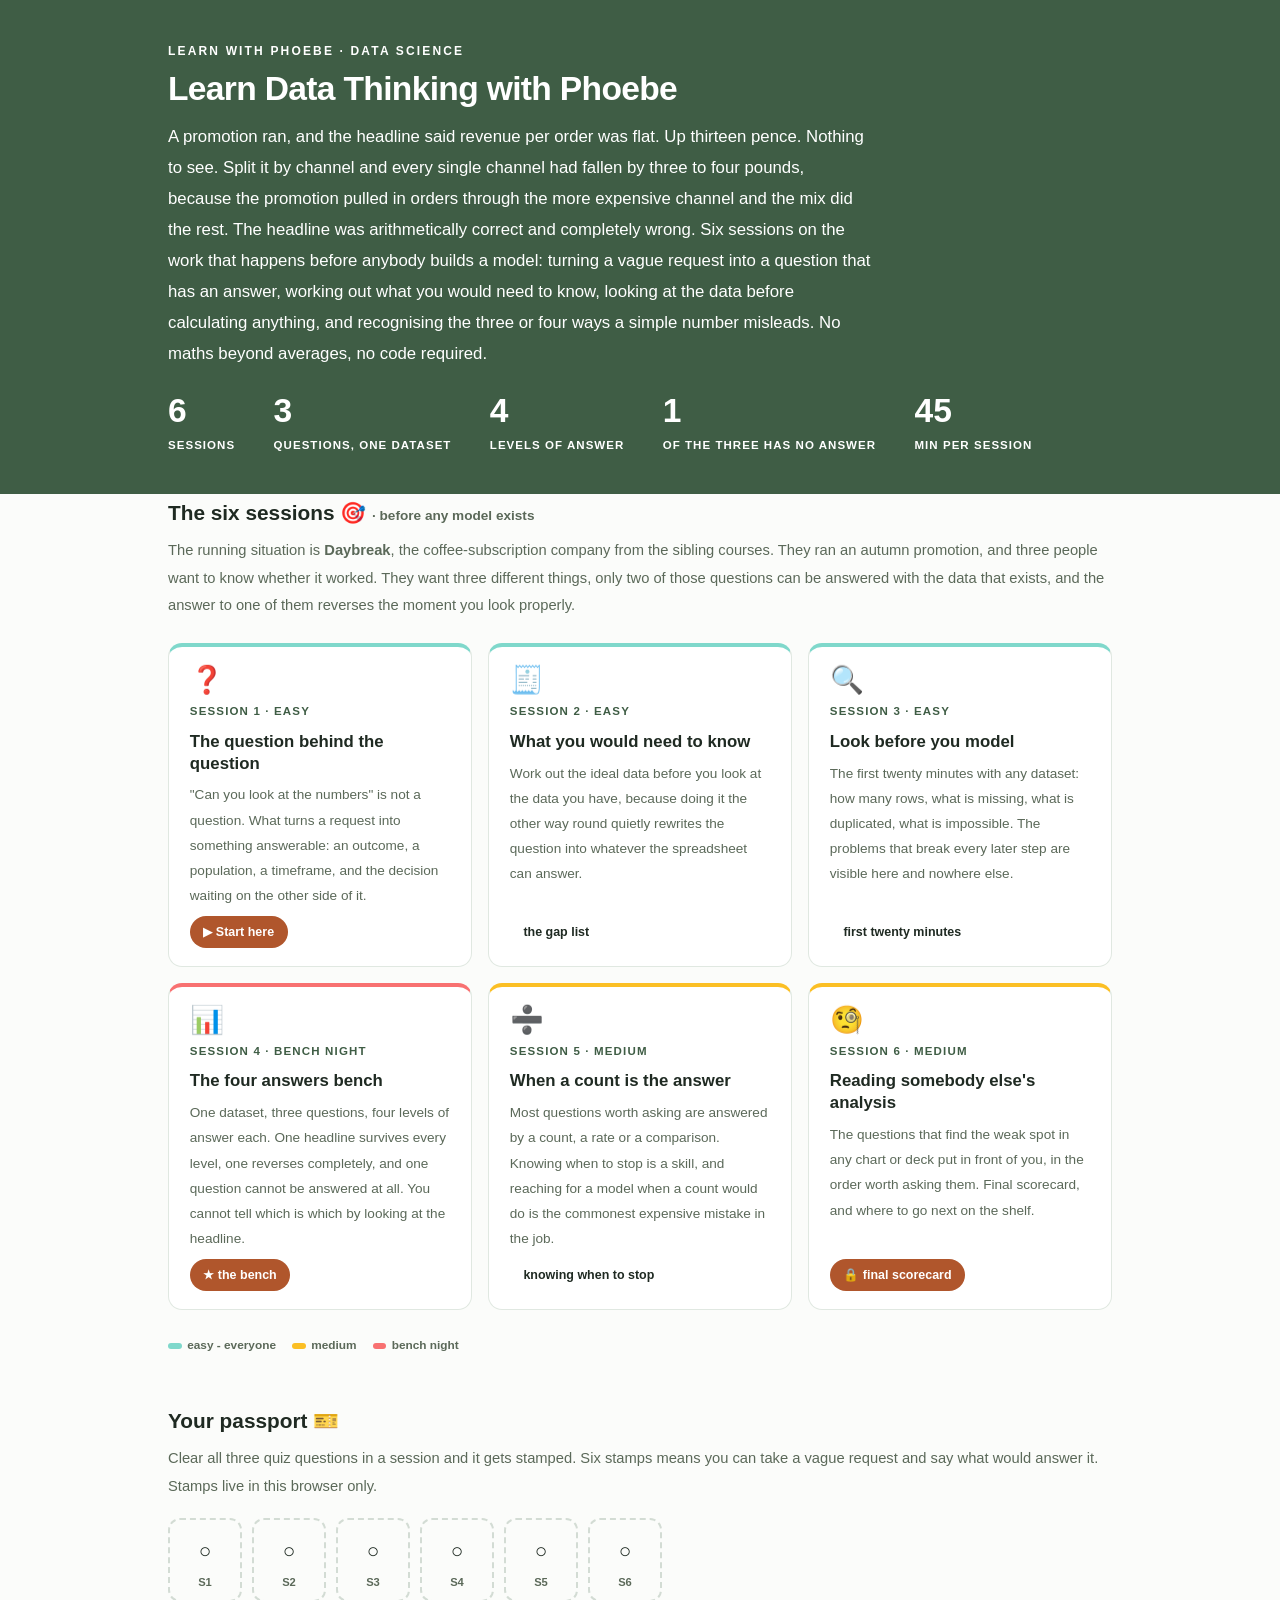
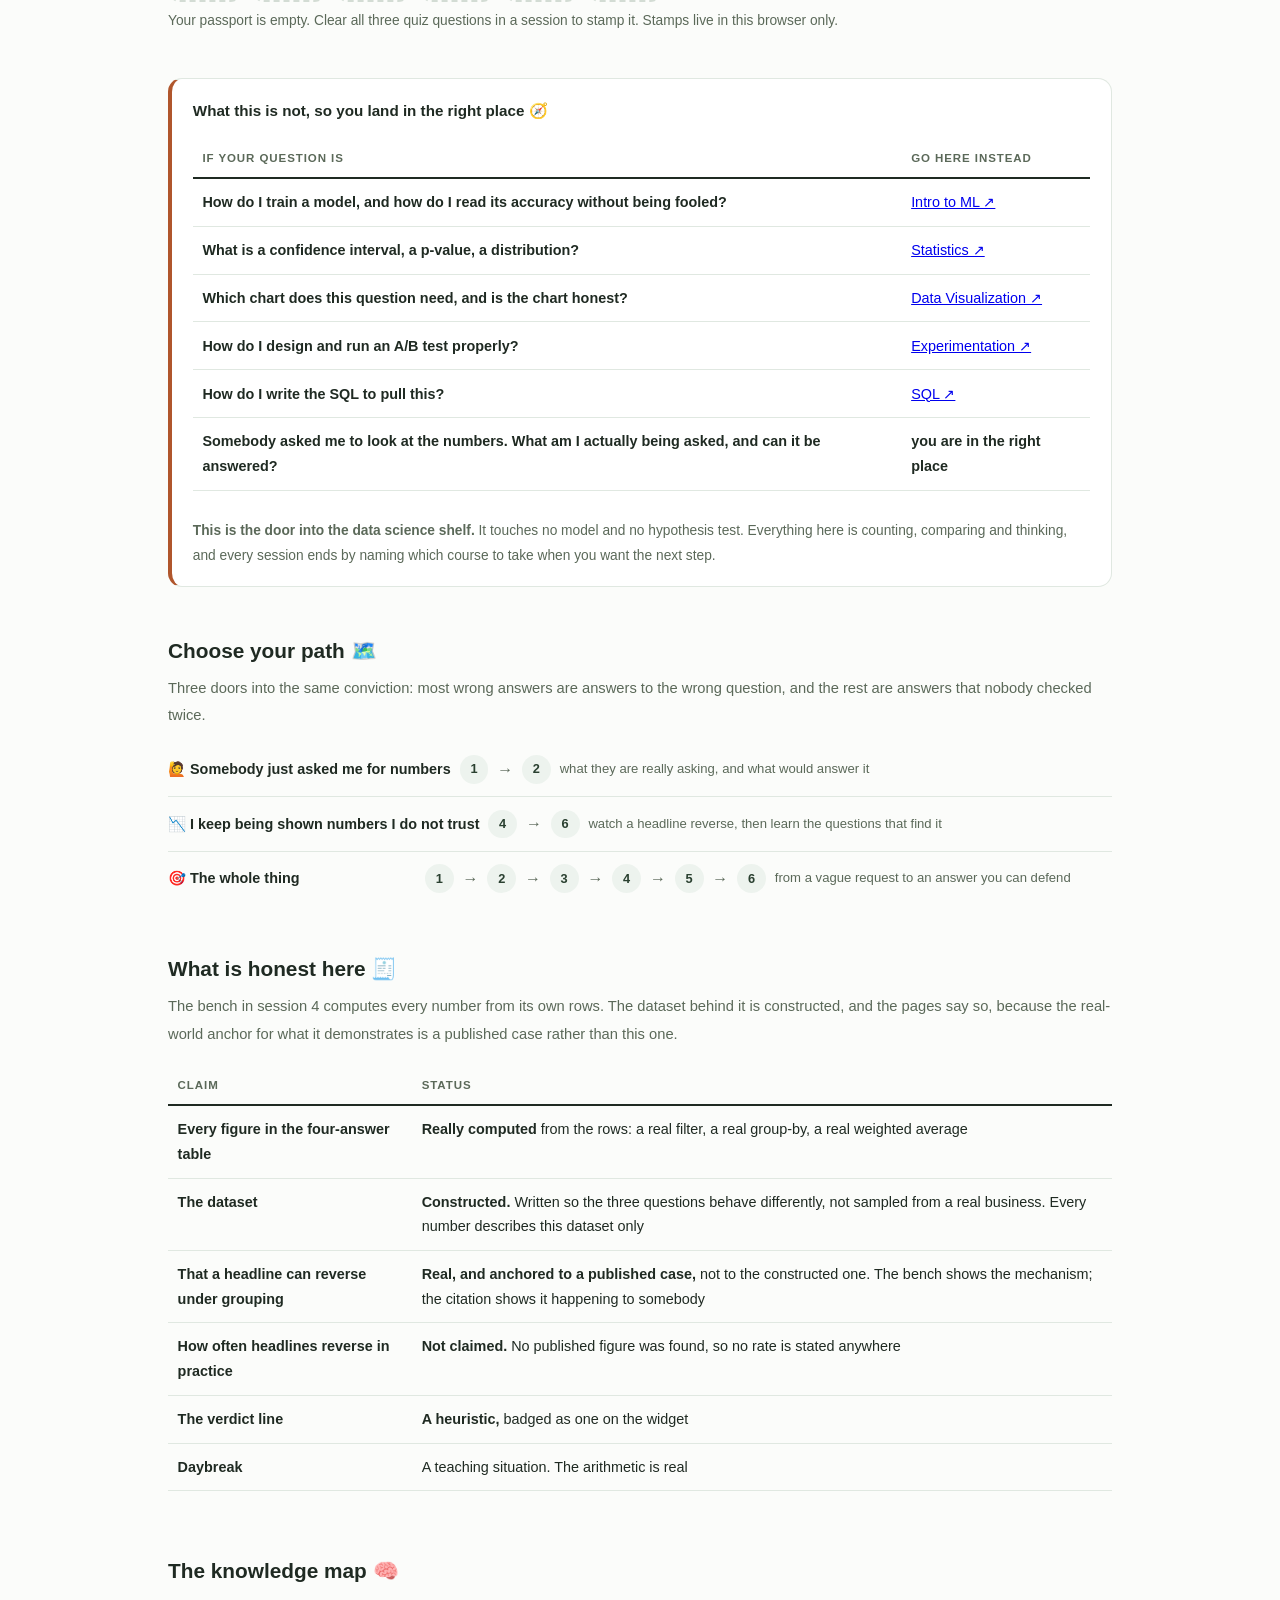
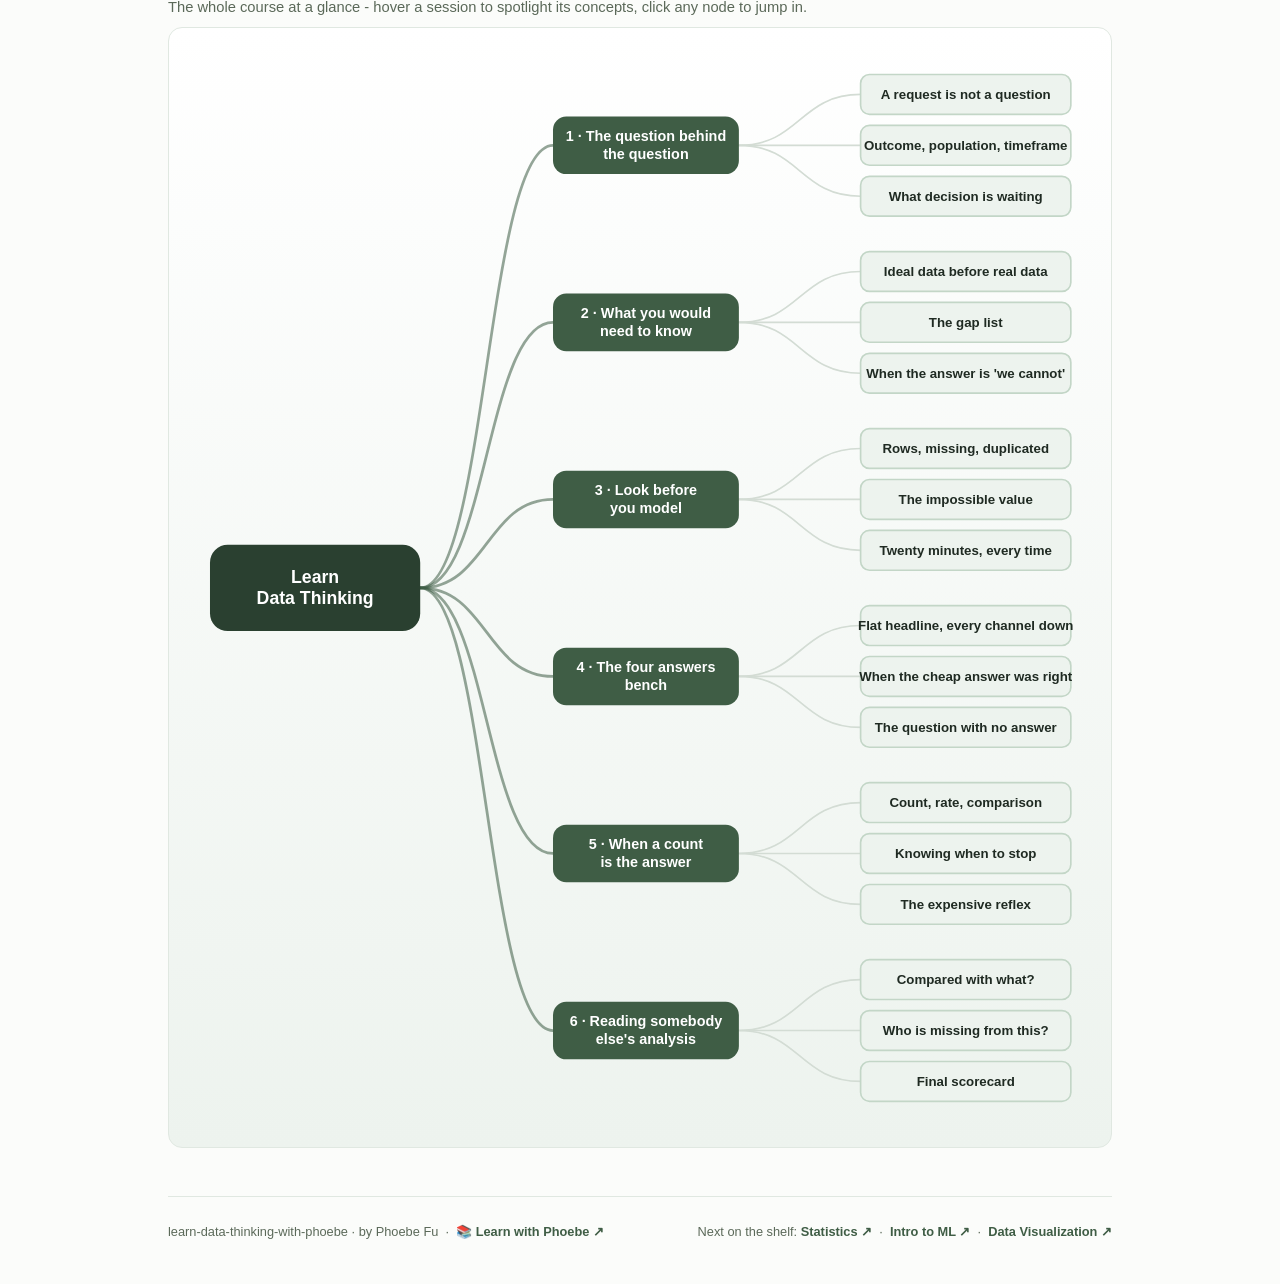
<file: index.html>
<!DOCTYPE html>
<html lang="en">
<head>
<meta charset="UTF-8">
<meta name="viewport" content="width=device-width, initial-scale=1.0">
<!-- social:start -->
<meta name="description" content="Six sessions on the work that happens before any model: turning a vague question into an answerable one, knowing what data you would need, looking before you calculate, and telling when a count is the right answer. The on-ramp to the data science shelf. Free, by Phoebe Fu.">
<meta property="og:type" content="website">
<meta property="og:site_name" content="Learn with Phoebe">
<meta property="og:title" content="Learn Data Thinking with Phoebe">
<meta property="og:description" content="One headline said revenue per order was flat. Every channel had fallen by three to four pounds. Six sessions on the work before the model, with a bench that answers one question four ways.">
<meta property="og:url" content="https://phoebefu6.github.io/learn-data-thinking-with-phoebe/">
<meta property="og:image" content="https://phoebefu6.github.io/learn-data-thinking-with-phoebe/assets/og-cover.png">
<meta property="og:image:width" content="1200">
<meta property="og:image:height" content="630">
<meta name="twitter:card" content="summary_large_image">
<meta name="twitter:title" content="Learn Data Thinking with Phoebe">
<meta name="twitter:description" content="Six sessions on the work before the model, with a bench that answers one question four ways and shows when the cheap answer was right.">
<meta name="twitter:image" content="https://phoebefu6.github.io/learn-data-thinking-with-phoebe/assets/og-cover.png">
<!-- social:end -->
<title>Learn Data Thinking with Phoebe</title>
<link rel="stylesheet" href="assets/style.css?v=23">
<style>

  .stats-row { display: flex; gap: 2.4rem; margin-top: 1.5rem; flex-wrap: wrap; }
  .stat b { display: block; font-size: 2.1rem; font-weight: 800; line-height: 1.05; font-variant-numeric: tabular-nums; }
  .stat span { font-size: .72rem; opacity: 1; text-transform: uppercase; letter-spacing: .09em; font-weight: 600; }

  .course-grid { display: grid; grid-template-columns: repeat(auto-fit, minmax(17rem, 1fr)); gap: 1rem; margin-top: 1.5rem; }
  .course-card {
    border: 1px solid var(--hairline);
    border-top: 4px solid var(--diff, var(--indigo));
    border-radius: var(--radius);
    padding: 1.2rem 1.3rem 1.1rem;
    display: flex;
    flex-direction: column;
    gap: .5rem;
    text-decoration: none;
    color: var(--ink);
    background: #fff;
    transition: box-shadow .15s ease, border-color .15s ease, transform .15s ease;
    position: relative;
  }
  .course-card:hover { border-color: var(--indigo-soft); border-top-color: var(--diff, var(--indigo)); box-shadow: 0 8px 28px rgba(63,93,69,.14); transform: translateY(-3px); }
  .course-card .cicon { font-size: 1.7rem; line-height: 1; }
  .course-card .cnum { font-size: .72rem; font-weight: 700; color: var(--indigo); text-transform: uppercase; letter-spacing: .1em; }
  .course-card h3 { font-size: 1.05rem; font-weight: 800; line-height: 1.3; }
  .course-card p { font-size: .85rem; color: var(--muted); flex: 1; }
  .course-card .meta { display: flex; gap: .4rem; flex-wrap: wrap; }

  .diff-legend { display: flex; gap: 1rem; margin-top: 1.6rem; font-size: .74rem; color: var(--muted); font-weight: 600; flex-wrap: wrap; }
  .diff-legend i { display: inline-block; width: .85rem; height: .35rem; border-radius: 999px; margin-right: .35rem; vertical-align: middle; }

  .paths { margin-top: 2.6rem; }
  .paths h2 { font-size: 1.3rem; font-weight: 800; margin-bottom: .3rem; }
  .paths .plede { color: var(--muted); font-size: .92rem; margin-bottom: .8rem; }
  .path { display: flex; gap: .55rem; align-items: center; padding: .75rem 0; border-bottom: .5px solid var(--hairline); flex-wrap: wrap; }
  .path:last-child { border-bottom: none; }
  .path b { min-width: 15.5rem; font-size: .9rem; }
  .path .pstep { background: var(--indigo-50); color: var(--indigo-deep); border-radius: 999px; padding: .16rem .68rem; font-weight: 700; font-size: .8rem; text-decoration: none; transition: all .12s ease; }
  .path .pstep:hover { background: var(--indigo); color: #fff; }
  .path .parr { color: var(--muted); font-weight: 700; }

  .mm-section { margin-top: 1.6rem; }
  .mm-section h2 { font-size: 1.3rem; font-weight: 800; margin-bottom: .2rem; }
  .mm-section .mm-lede { color: var(--muted); font-size: .92rem; margin-bottom: .4rem; }
  .mm-wrap { border: 1px solid var(--hairline); border-radius: var(--radius); background: linear-gradient(180deg,#fff,var(--indigo-50)); padding: .6rem; overflow-x: auto; }
  .mm-svg { width: 100%; height: auto; display: block; max-width: 60rem; margin: 0 auto; min-width: 34rem; }
  .mm-link { cursor: pointer; text-decoration: none; }
  .mm-node rect { transition: opacity .15s ease, filter .15s ease; }
  .mm-node text { pointer-events: none; }
  .mm-link:hover .mm-node rect { filter: brightness(1.06); }
  .mm-edge { transition: opacity .15s ease; }

  .not-this { border: 1px solid var(--hairline); border-left: 4px solid var(--clay); border-radius: var(--radius); background: #fff; padding: 1.1rem 1.3rem; margin-top: 1.2rem; }
  .not-this h3 { font-size: .95rem; font-weight: 800; margin-bottom: .5rem; }
</style>
</head>
<body>

<header class="masthead">
  <div class="wrap">
    <div class="eyebrow">Learn with Phoebe · Data Science</div>
    <h1>Learn <span class="accent">Data Thinking</span> with Phoebe</h1>
    <p class="sub">A promotion ran, and the headline said revenue per order was flat. Up thirteen pence. Nothing to see. Split it by channel and every single channel had fallen by three to four pounds, because the promotion pulled in orders through the more expensive channel and the mix did the rest. The headline was arithmetically correct and completely wrong. Six sessions on the work that happens before anybody builds a model: turning a vague request into a question that has an answer, working out what you would need to know, looking at the data before calculating anything, and recognising the three or four ways a simple number misleads. No maths beyond averages, no code required.</p>
    <div class="stats-row">
      <div class="stat"><b data-count="6">6</b><span>sessions</span></div>
      <div class="stat"><b data-count="3">3</b><span>questions, one dataset</span></div>
      <div class="stat"><b data-count="4">4</b><span>levels of answer</span></div>
      <div class="stat"><b data-count="1">1</b><span>of the three has no answer</span></div>
      <div class="stat"><b data-count="45">45</b><span>min per session</span></div>
    </div>
  </div>
</header>

<main class="wrap">

  <section class="section">
    <div class="paths" style="margin-top:0">
      <h2>The six sessions 🎯 <span style="font-size:.85rem;font-weight:600;color:var(--muted)">· before any model exists</span></h2>
      <p class="plede">The running situation is <strong>Daybreak</strong>, the coffee-subscription company from the sibling courses. They ran an autumn promotion, and three people want to know whether it worked. They want three different things, only two of those questions can be answered with the data that exists, and the answer to one of them reverses the moment you look properly.</p>
    </div>

    <div class="course-grid">
      <a class="course-card" href="courses/01-the-question-behind-the-question.html" style="--diff:#7FD8CB">
        <span class="cicon">❓</span>
        <span class="cnum">Session 1 · easy</span>
        <h3>The question behind the question</h3>
        <p>"Can you look at the numbers" is not a question. What turns a request into something answerable: an outcome, a population, a timeframe, and the decision waiting on the other side of it.</p>
        <span class="meta"><span class="pill amber">▶ Start here</span></span>
      </a>
      <a class="course-card" href="courses/02-what-you-would-need-to-know.html" style="--diff:#7FD8CB">
        <span class="cicon">🧾</span>
        <span class="cnum">Session 2 · easy</span>
        <h3>What you would need to know</h3>
        <p>Work out the ideal data before you look at the data you have, because doing it the other way round quietly rewrites the question into whatever the spreadsheet can answer.</p>
        <span class="meta"><span class="pill">the gap list</span></span>
      </a>
      <a class="course-card" href="courses/03-look-before-you-model.html" style="--diff:#7FD8CB">
        <span class="cicon">🔍</span>
        <span class="cnum">Session 3 · easy</span>
        <h3>Look before you model</h3>
        <p>The first twenty minutes with any dataset: how many rows, what is missing, what is duplicated, what is impossible. The problems that break every later step are visible here and nowhere else.</p>
        <span class="meta"><span class="pill">first twenty minutes</span></span>
      </a>
      <a class="course-card" href="courses/04-the-four-answers-bench.html" style="--diff:#F87171">
        <span class="cicon">📊</span>
        <span class="cnum">Session 4 · bench night</span>
        <h3>The four answers bench</h3>
        <p>One dataset, three questions, four levels of answer each. One headline survives every level, one reverses completely, and one question cannot be answered at all. You cannot tell which is which by looking at the headline.</p>
        <span class="meta"><span class="pill amber">★ the bench</span></span>
      </a>
      <a class="course-card" href="courses/05-when-a-count-is-the-answer.html" style="--diff:#FBBF24">
        <span class="cicon">➗</span>
        <span class="cnum">Session 5 · medium</span>
        <h3>When a count is the answer</h3>
        <p>Most questions worth asking are answered by a count, a rate or a comparison. Knowing when to stop is a skill, and reaching for a model when a count would do is the commonest expensive mistake in the job.</p>
        <span class="meta"><span class="pill">knowing when to stop</span></span>
      </a>
      <a class="course-card" href="courses/06-reading-somebody-elses-analysis.html" style="--diff:#FBBF24">
        <span class="cicon">🧐</span>
        <span class="cnum">Session 6 · medium</span>
        <h3>Reading somebody else's analysis</h3>
        <p>The questions that find the weak spot in any chart or deck put in front of you, in the order worth asking them. Final scorecard, and where to go next on the shelf.</p>
        <span class="meta"><span class="pill amber">🔒 final scorecard</span></span>
      </a>
    </div>

    <div class="diff-legend">
      <span><i style="background:#7FD8CB"></i>easy - everyone</span>
      <span><i style="background:#FBBF24"></i>medium</span>
      <span><i style="background:#F87171"></i>bench night</span>
    </div>
  </section>

  <section class="section">
    <div class="paths" style="margin-top:0">
      <h2>Your passport 🎫</h2>
      <p class="plede">Clear all three quiz questions in a session and it gets stamped. Six stamps means you can take a vague request and say what would answer it. Stamps live in this browser only.</p>
    </div>
    <div class="pp-strip"></div>
  </section>

  <section class="section">
    <div class="not-this">
      <h3>What this is not, so you land in the right place 🧭</h3>
      <table class="clean">
        <tr><th>If your question is</th><th>Go here instead</th></tr>
        <tr><td>How do I train a model, and how do I read its accuracy without being fooled?</td><td><a href="https://phoebefu6.github.io/learn-intro-ml-with-phoebe/">Intro to ML ↗</a></td></tr>
        <tr><td>What is a confidence interval, a p-value, a distribution?</td><td><a href="https://phoebefu6.github.io/learn-statistics-with-phoebe/">Statistics ↗</a></td></tr>
        <tr><td>Which chart does this question need, and is the chart honest?</td><td><a href="https://phoebefu6.github.io/learn-dataviz-with-phoebe/">Data Visualization ↗</a></td></tr>
        <tr><td>How do I design and run an A/B test properly?</td><td><a href="https://phoebefu6.github.io/learn-experimentation-with-phoebe/">Experimentation ↗</a></td></tr>
        <tr><td>How do I write the SQL to pull this?</td><td><a href="https://phoebefu6.github.io/learn-sql-with-phoebe/">SQL ↗</a></td></tr>
        <tr><td><strong>Somebody asked me to look at the numbers. What am I actually being asked, and can it be answered?</strong></td><td><strong>you are in the right place</strong></td></tr>
      </table>
      <p style="margin-top:.7rem;font-size:.86rem;color:var(--muted)"><strong>This is the door into the data science shelf.</strong> It touches no model and no hypothesis test. Everything here is counting, comparing and thinking, and every session ends by naming which course to take when you want the next step.</p>
    </div>
  </section>

  <section class="section">
    <div class="paths">
      <h2>Choose your path 🗺️</h2>
      <p class="plede">Three doors into the same conviction: most wrong answers are answers to the wrong question, and the rest are answers that nobody checked twice.</p>
      <div class="path"><b>🙋 Somebody just asked me for numbers</b>
        <a class="pstep" href="courses/01-the-question-behind-the-question.html">1</a><span class="parr">→</span>
        <a class="pstep" href="courses/02-what-you-would-need-to-know.html">2</a>
        <span style="font-size:.82rem;color:var(--muted)">what they are really asking, and what would answer it</span>
      </div>
      <div class="path"><b>📉 I keep being shown numbers I do not trust</b>
        <a class="pstep" href="courses/04-the-four-answers-bench.html">4</a><span class="parr">→</span>
        <a class="pstep" href="courses/06-reading-somebody-elses-analysis.html">6</a>
        <span style="font-size:.82rem;color:var(--muted)">watch a headline reverse, then learn the questions that find it</span>
      </div>
      <div class="path"><b>🎯 The whole thing</b>
        <a class="pstep" href="courses/01-the-question-behind-the-question.html">1</a><span class="parr">→</span>
        <a class="pstep" href="courses/02-what-you-would-need-to-know.html">2</a><span class="parr">→</span>
        <a class="pstep" href="courses/03-look-before-you-model.html">3</a><span class="parr">→</span>
        <a class="pstep" href="courses/04-the-four-answers-bench.html">4</a><span class="parr">→</span>
        <a class="pstep" href="courses/05-when-a-count-is-the-answer.html">5</a><span class="parr">→</span>
        <a class="pstep" href="courses/06-reading-somebody-elses-analysis.html">6</a>
        <span style="font-size:.82rem;color:var(--muted)">from a vague request to an answer you can defend</span>
      </div>
    </div>
  </section>

  <section class="section">
    <div class="paths" style="margin-top:0">
      <h2>What is honest here 🧾</h2>
      <p class="plede">The bench in session 4 computes every number from its own rows. The dataset behind it is constructed, and the pages say so, because the real-world anchor for what it demonstrates is a published case rather than this one.</p>
    </div>
    <table class="clean">
      <tr><th>Claim</th><th>Status</th></tr>
      <tr><td>Every figure in the four-answer table</td><td><strong>Really computed</strong> from the rows: a real filter, a real group-by, a real weighted average</td></tr>
      <tr><td>The dataset</td><td><strong>Constructed.</strong> Written so the three questions behave differently, not sampled from a real business. Every number describes this dataset only</td></tr>
      <tr><td>That a headline can reverse under grouping</td><td><strong>Real, and anchored to a published case,</strong> not to the constructed one. The bench shows the mechanism; the citation shows it happening to somebody</td></tr>
      <tr><td>How often headlines reverse in practice</td><td><strong>Not claimed.</strong> No published figure was found, so no rate is stated anywhere</td></tr>
      <tr><td>The verdict line</td><td><strong>A heuristic,</strong> badged as one on the widget</td></tr>
      <tr><td>Daybreak</td><td>A teaching situation. The arithmetic is real</td></tr>
    </table>
  </section>

  <section class="section mm-section">
    <h2>The knowledge map 🧠</h2>
    <p class="mm-lede">The whole course at a glance - hover a session to spotlight its concepts, click any node to jump in.</p>
    <div class="mm-wrap"><div id="mindmap"></div></div>
  </section>

  <footer class="pagefoot">
    <span>learn-data-thinking-with-phoebe · by Phoebe Fu &nbsp;·&nbsp; 📚 <a href="https://phoebefu6.github.io/learn-with-phoebe/">Learn with Phoebe ↗</a></span>
    <span>Next on the shelf: <a href="https://phoebefu6.github.io/learn-statistics-with-phoebe/">Statistics ↗</a> &nbsp;·&nbsp; <a href="https://phoebefu6.github.io/learn-intro-ml-with-phoebe/">Intro to ML ↗</a> &nbsp;·&nbsp; <a href="https://phoebefu6.github.io/learn-dataviz-with-phoebe/">Data Visualization ↗</a></span>
  </footer>

</main>

<script>
window.MINDMAP_DATA = {
  title: "Learn\nData Thinking",
  centerColor: "#2A4030",
  sessions: [
    { label: "The question behind\nthe question", href: "courses/01-the-question-behind-the-question.html", color: "#7FD8CB",
      concepts: [
        { label: "A request is not a question", href: "courses/01-the-question-behind-the-question.html" },
        { label: "Outcome, population, timeframe", href: "courses/01-the-question-behind-the-question.html" },
        { label: "What decision is waiting", href: "courses/01-the-question-behind-the-question.html" } ] },
    { label: "What you would\nneed to know", href: "courses/02-what-you-would-need-to-know.html", color: "#7FD8CB",
      concepts: [
        { label: "Ideal data before real data", href: "courses/02-what-you-would-need-to-know.html" },
        { label: "The gap list", href: "courses/02-what-you-would-need-to-know.html" },
        { label: "When the answer is 'we cannot'", href: "courses/02-what-you-would-need-to-know.html" } ] },
    { label: "Look before\nyou model", href: "courses/03-look-before-you-model.html", color: "#7FD8CB",
      concepts: [
        { label: "Rows, missing, duplicated", href: "courses/03-look-before-you-model.html" },
        { label: "The impossible value", href: "courses/03-look-before-you-model.html" },
        { label: "Twenty minutes, every time", href: "courses/03-look-before-you-model.html" } ] },
    { label: "The four answers\nbench", href: "courses/04-the-four-answers-bench.html", color: "#F87171",
      concepts: [
        { label: "Flat headline, every channel down", href: "courses/04-the-four-answers-bench.html" },
        { label: "When the cheap answer was right", href: "courses/04-the-four-answers-bench.html" },
        { label: "The question with no answer", href: "courses/04-the-four-answers-bench.html" } ] },
    { label: "When a count\nis the answer", href: "courses/05-when-a-count-is-the-answer.html", color: "#FBBF24",
      concepts: [
        { label: "Count, rate, comparison", href: "courses/05-when-a-count-is-the-answer.html" },
        { label: "Knowing when to stop", href: "courses/05-when-a-count-is-the-answer.html" },
        { label: "The expensive reflex", href: "courses/05-when-a-count-is-the-answer.html" } ] },
    { label: "Reading somebody\nelse's analysis", href: "courses/06-reading-somebody-elses-analysis.html", color: "#FBBF24",
      concepts: [
        { label: "Compared with what?", href: "courses/06-reading-somebody-elses-analysis.html" },
        { label: "Who is missing from this?", href: "courses/06-reading-somebody-elses-analysis.html" },
        { label: "Final scorecard", href: "courses/06-reading-somebody-elses-analysis.html" } ] }
  ]
};
</script>
<script src="assets/mindmap.js?v=1"></script>
<script src="assets/app.js?v=20"></script>
</body>
</html>
</file>
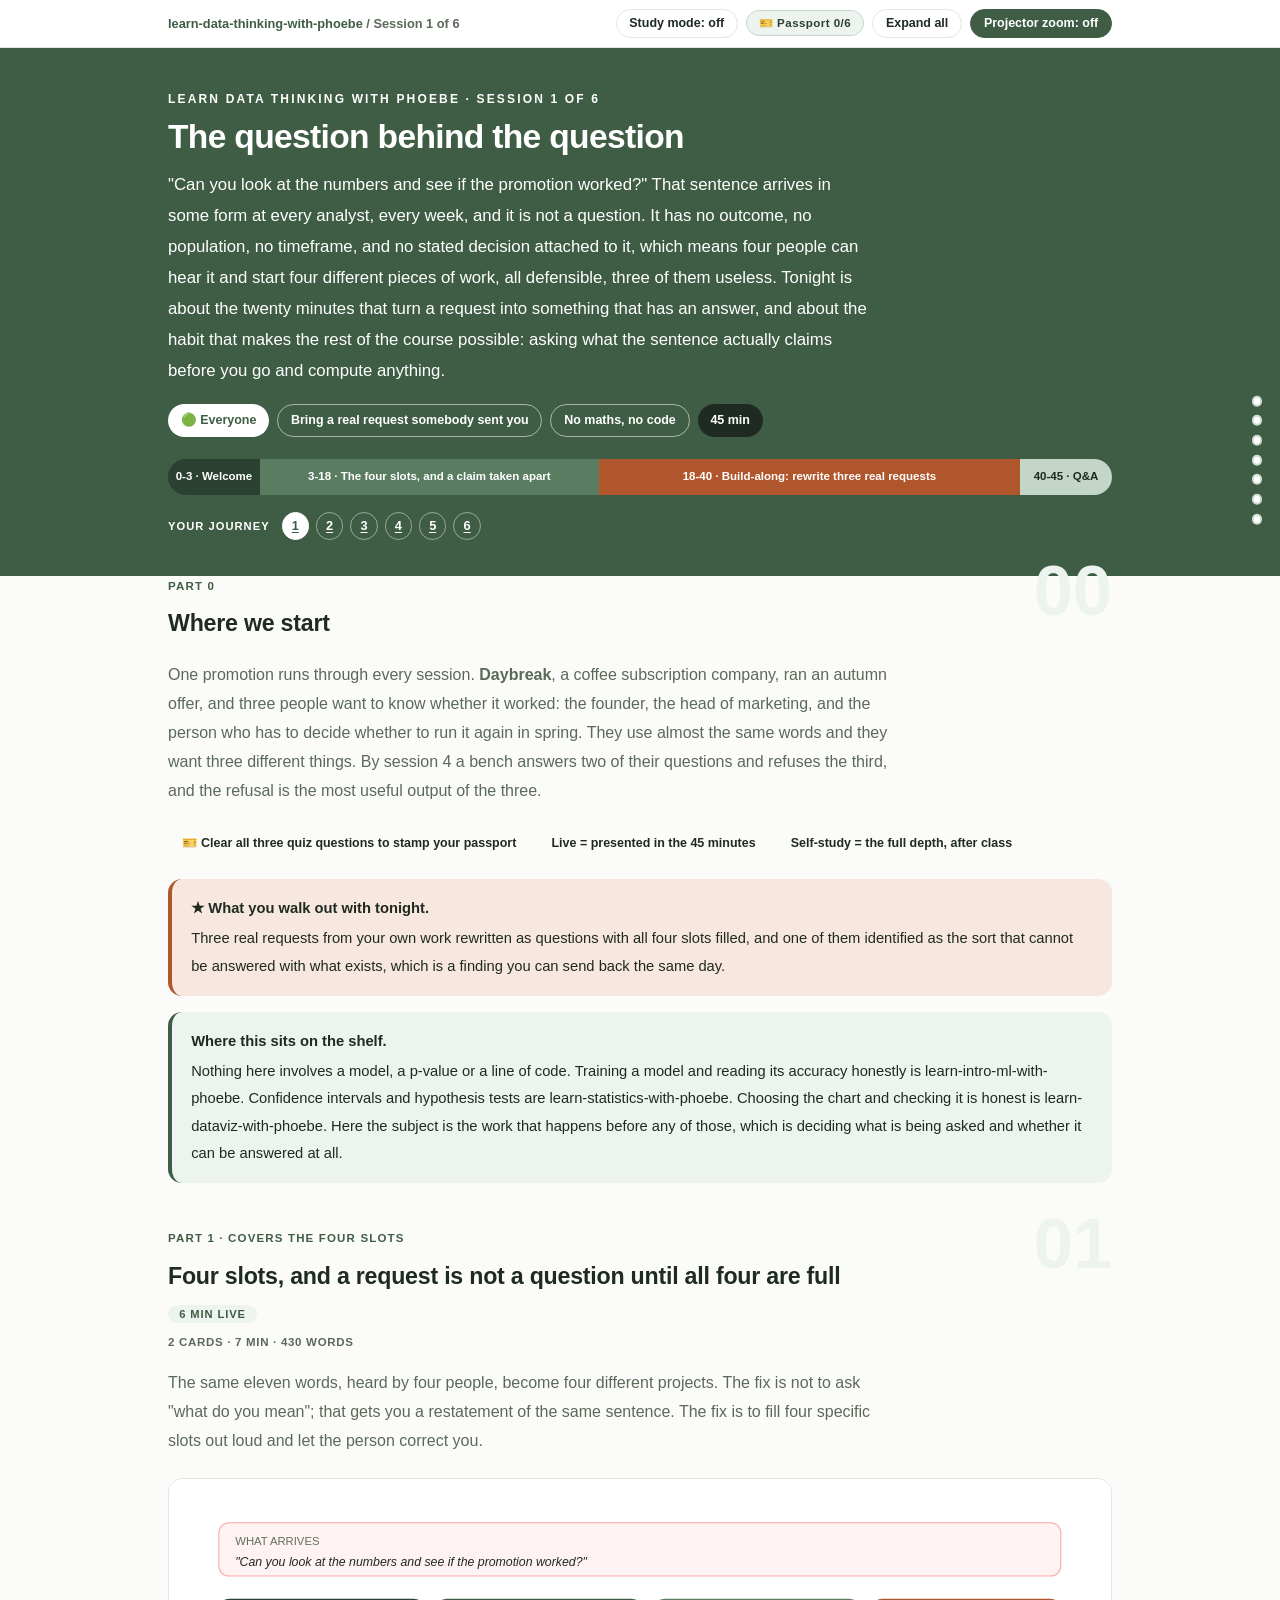
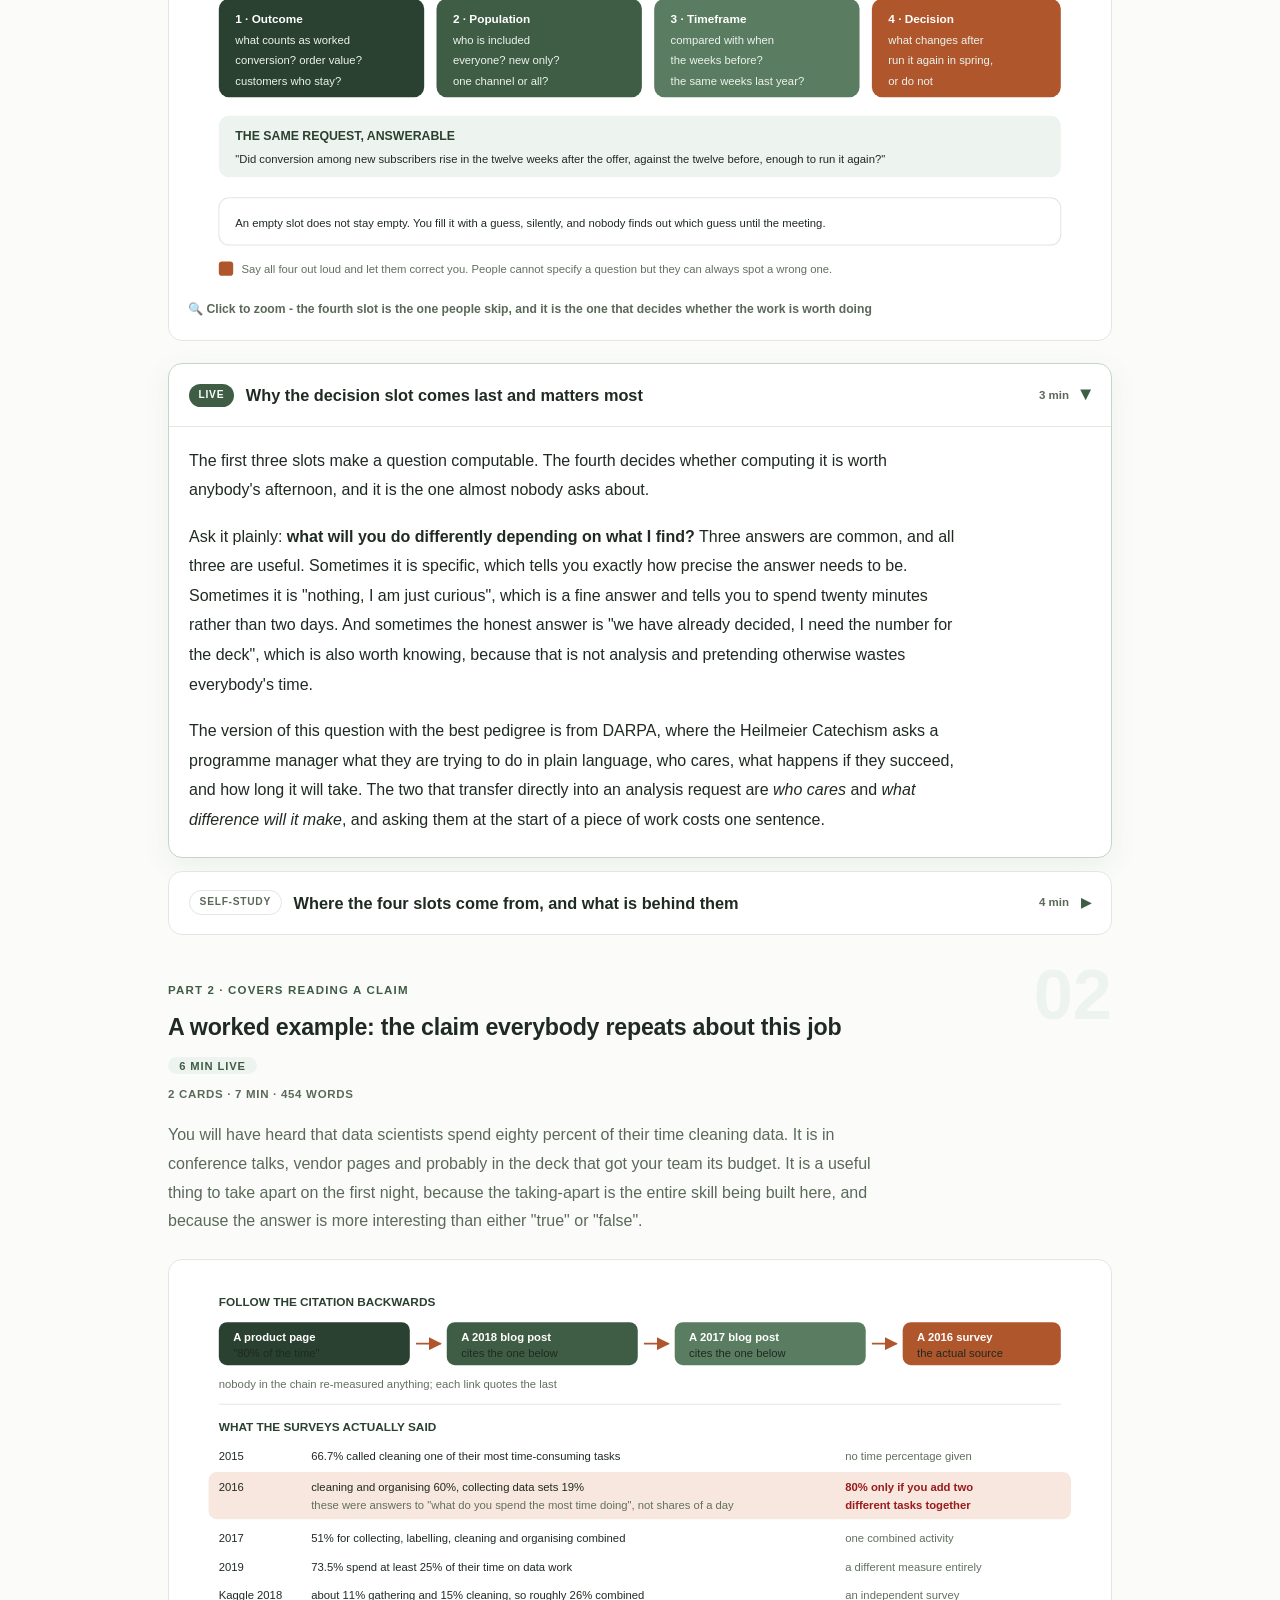
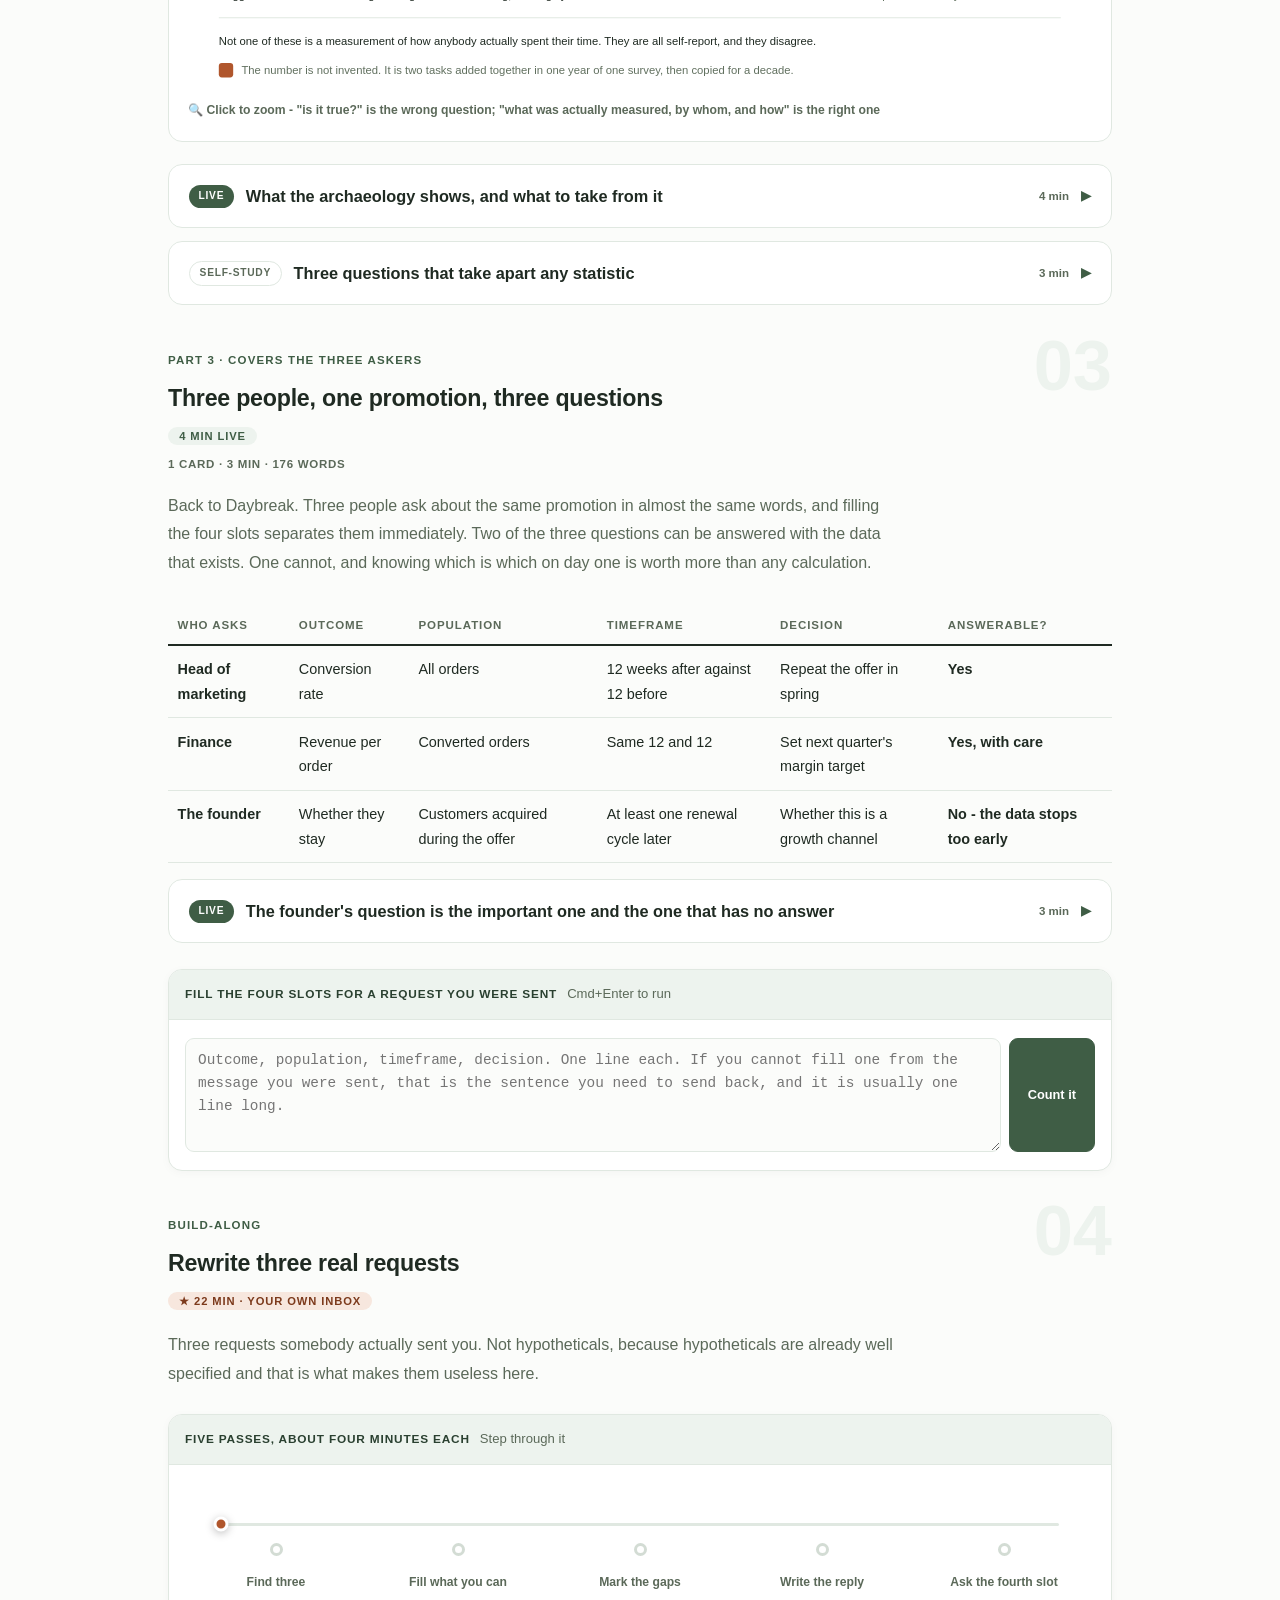
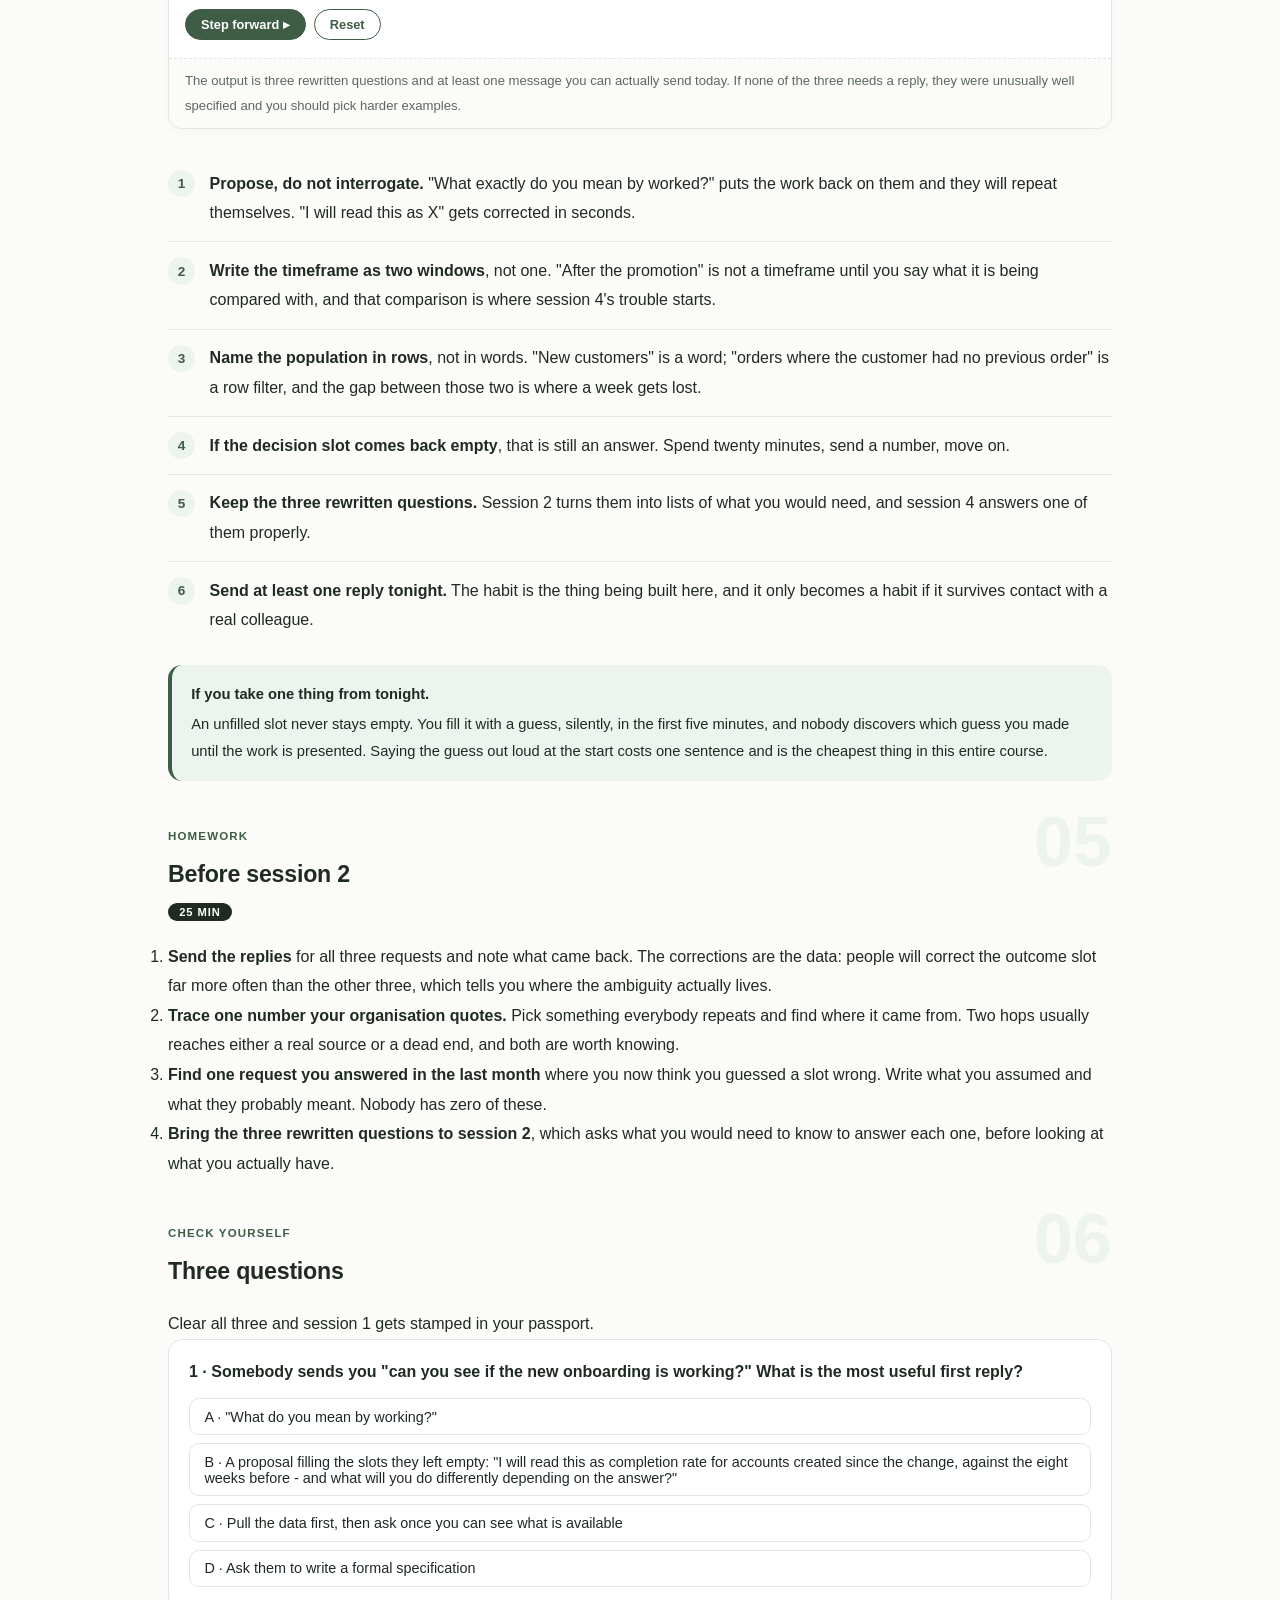
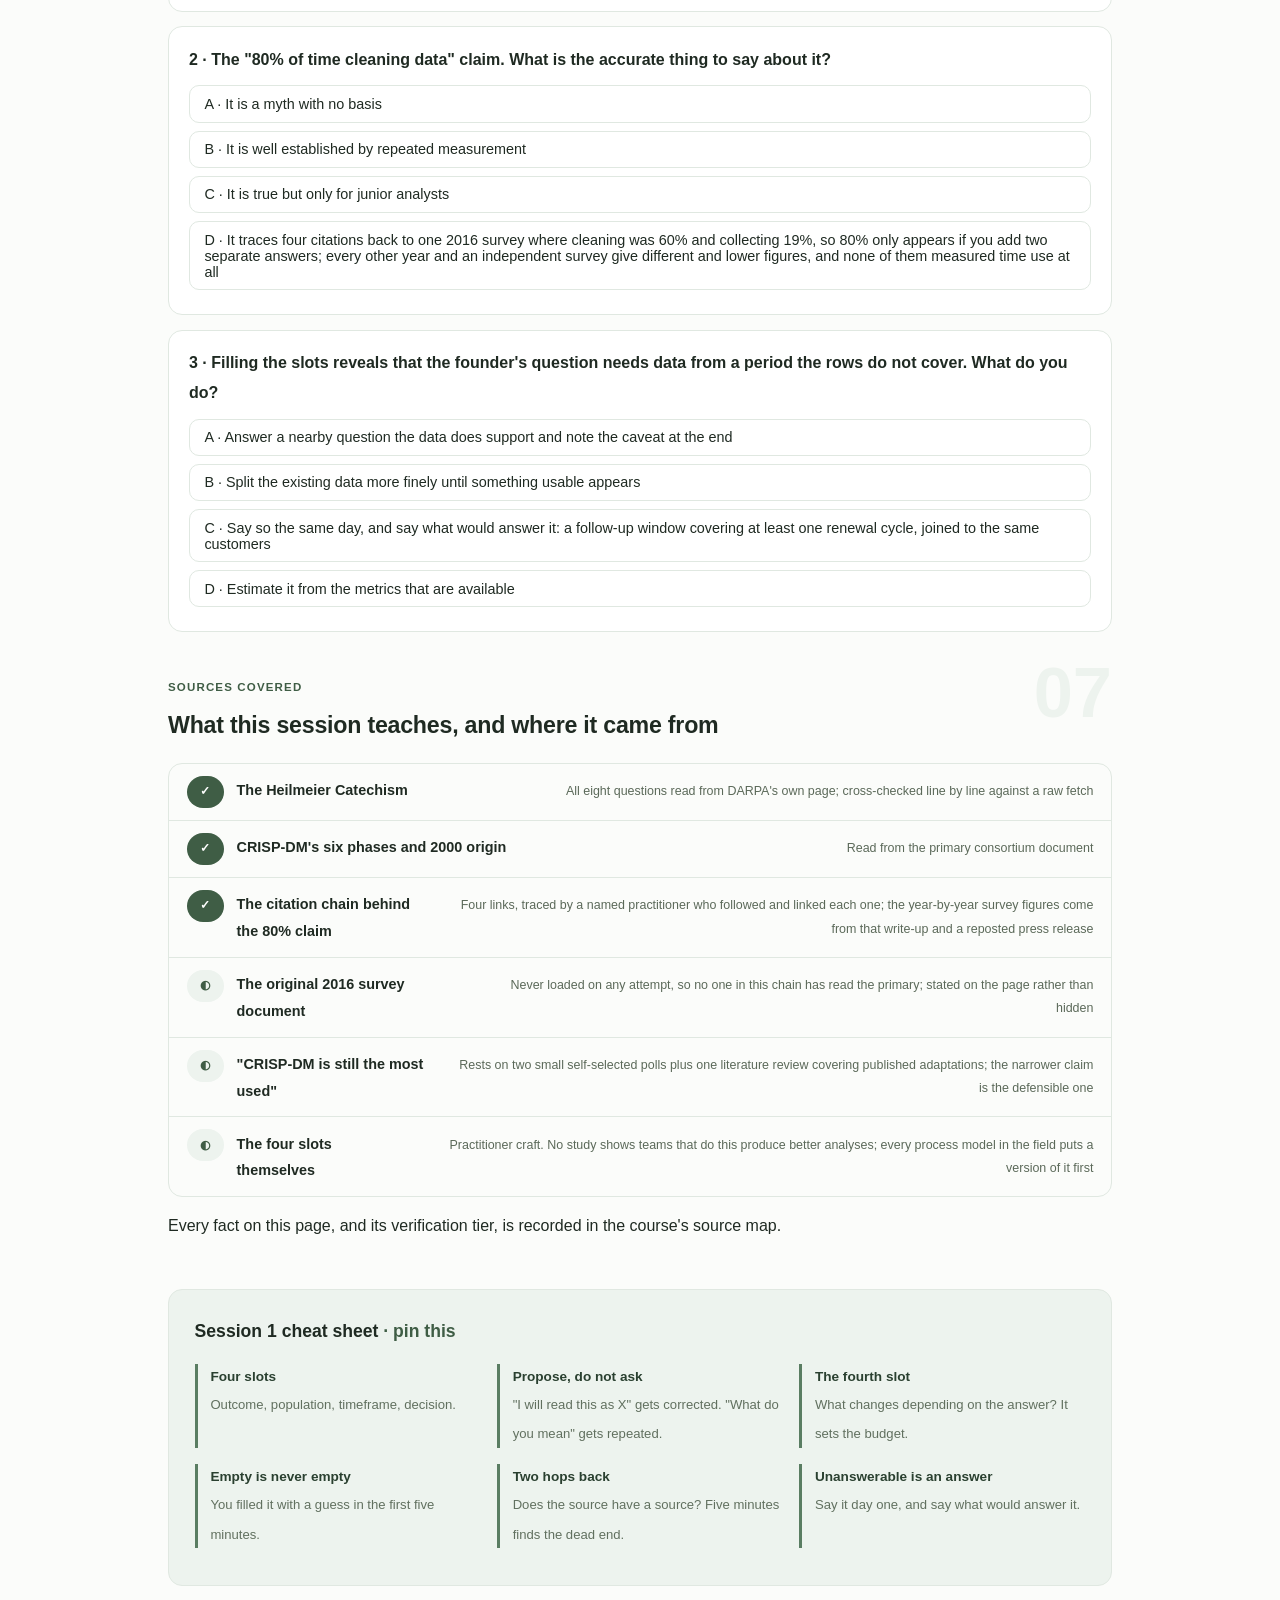
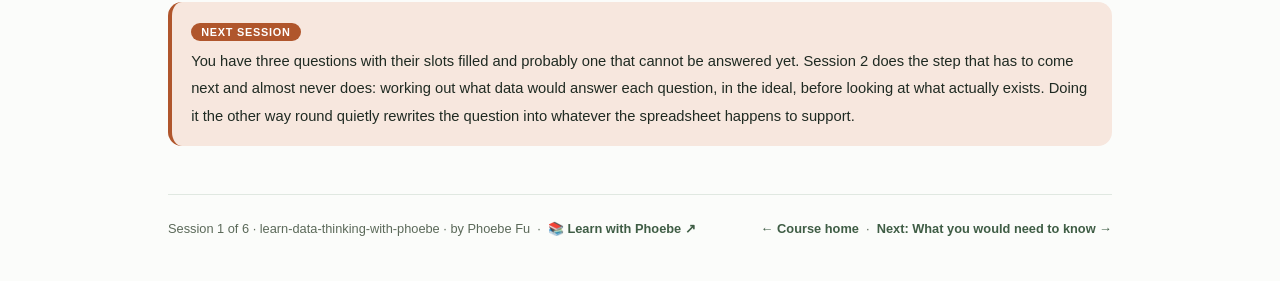
<file: courses/01-the-question-behind-the-question.html>
<!DOCTYPE html>
<html lang="en">
<head>
<meta charset="UTF-8">
<meta name="viewport" content="width=device-width, initial-scale=1.0">
<!-- social:start -->
<meta name="description" content="Session 1 of 6. 'Can you look at the numbers' is not a question. The four things that turn a request into something answerable, and a worked example of how a claim everybody repeats about this job turns out to be four citations deep and nobody measured anything.">
<meta property="og:type" content="article">
<meta property="og:site_name" content="Learn with Phoebe">
<meta property="og:title" content="The question behind the question - learn data thinking with phoebe">
<meta property="og:description" content="Session 1 of 6. An outcome, a population, a timeframe, and the decision waiting on the other side. Without all four you are guessing at what somebody meant.">
<meta property="og:url" content="https://phoebefu6.github.io/learn-data-thinking-with-phoebe/courses/01-the-question-behind-the-question.html">
<meta property="og:image" content="https://phoebefu6.github.io/learn-data-thinking-with-phoebe/assets/og-cover.png">
<meta property="og:image:width" content="1200">
<meta property="og:image:height" content="630">
<meta name="twitter:card" content="summary_large_image">
<meta name="twitter:title" content="The question behind the question - learn data thinking with phoebe">
<meta name="twitter:description" content="Session 1 of 6. What makes a request answerable, and a claim about this job taken apart citation by citation.">
<meta name="twitter:image" content="https://phoebefu6.github.io/learn-data-thinking-with-phoebe/assets/og-cover.png">
<!-- social:end -->
<title>Session 1 · The question behind the question - learn data thinking with phoebe</title>
<link rel="stylesheet" href="../assets/style.css?v=22">
</head>
<body>

<div class="toolbar">
  <div class="wrap">
    <span class="crumb"><a href="../index.html">learn-data-thinking-with-phoebe</a> / Session 1 of 6</span>
    <button class="btn" id="toggle-all" type="button">Expand all</button>
    <button class="btn primary" id="zoom-toggle" type="button">Projector zoom: off</button>
  </div>
</div>

<header class="masthead">
  <div class="wrap">
    <div class="eyebrow">Learn Data Thinking with Phoebe · Session 1 of 6</div>
    <h1>The question behind <span class="accent">the question</span></h1>
    <p class="sub">"Can you look at the numbers and see if the promotion worked?" That sentence arrives in some form at every analyst, every week, and it is not a question. It has no outcome, no population, no timeframe, and no stated decision attached to it, which means four people can hear it and start four different pieces of work, all defensible, three of them useless. Tonight is about the twenty minutes that turn a request into something that has an answer, and about the habit that makes the rest of the course possible: asking what the sentence actually claims before you go and compute anything.</p>
    <div class="chip-row">
      <span class="chip level">🟢 Everyone</span>
      <span class="chip audience">Bring a real request somebody sent you</span>
      <span class="chip audience">No maths, no code</span>
      <span class="chip time">45 min</span>
    </div>
    <div class="agenda">
      <span class="a1" style="flex:1">0-3 · Welcome</span>
      <span class="a2" style="flex:4">3-18 · The four slots, and a claim taken apart</span>
      <span class="a3" style="flex:5">18-40 · Build-along: rewrite three real requests</span>
      <span class="a4" style="flex:1">40-45 · Q&amp;A</span>
    </div>
  </div>
</header>

<main class="wrap">

  <section class="section" id="intro">
    <div class="section-kicker">
      <span class="klabel">Part 0</span>
      <h2>Where we start</h2>
    </div>
    <p class="lede">One promotion runs through every session. <strong>Daybreak</strong>, a coffee subscription company, ran an autumn offer, and three people want to know whether it worked: the founder, the head of marketing, and the person who has to decide whether to run it again in spring. They use almost the same words and they want three different things. By session 4 a bench answers two of their questions and refuses the third, and the refusal is the most useful output of the three.</p>

    <div class="legend">
      <span class="pill">🎫 Clear all three quiz questions to stamp your passport</span>
      <span class="pill">Live = presented in the 45 minutes</span>
      <span class="pill">Self-study = the full depth, after class</span>
    </div>

    <div class="callout win">
      <p><strong>★ What you walk out with tonight.</strong> Three real requests from your own work rewritten as questions with all four slots filled, and one of them identified as the sort that cannot be answered with what exists, which is a finding you can send back the same day.</p>
    </div>

    <div class="callout tip">
      <p><strong>Where this sits on the shelf.</strong> Nothing here involves a model, a p-value or a line of code. Training a model and reading its accuracy honestly is <span class="mono">learn-intro-ml-with-phoebe</span>. Confidence intervals and hypothesis tests are <span class="mono">learn-statistics-with-phoebe</span>. Choosing the chart and checking it is honest is <span class="mono">learn-dataviz-with-phoebe</span>. Here the subject is the work that happens before any of those, which is deciding what is being asked and whether it can be answered at all.</p>
    </div>
  </section>

  <section class="section" id="part-1">
    <div class="section-kicker">
      <span class="klabel">Part 1 · covers the four slots</span>
      <h2>Four slots, and a request is not a question until all four are full</h2>
      <span class="tag concept">6 min live</span>
    </div>
    <p class="lede">The same eleven words, heard by four people, become four different projects. The fix is not to ask "what do you mean"; that gets you a restatement of the same sentence. The fix is to fill four specific slots out loud and let the person correct you.</p>

    <figure class="zoomable">
      <svg viewBox="0 0 880 380" xmlns="http://www.w3.org/2000/svg" role="img" aria-label="A vague request at the top and four slots beneath it - outcome, population, timeframe and decision - each filled in for the Daybreak promotion, with a note that an unfilled slot is filled by a guess">
        <style>
          .d1aH { font: 800 12px Inter, sans-serif; fill: #2A4030; }
          .d1aT { font: 800 11.5px Inter, sans-serif; fill: #FFFFFF; }
          .d1aB { font: 400 11px Inter, sans-serif; fill: #1F2A22; }
          .d1aW { font: 400 11px Inter, sans-serif; fill: #EDF3EE; }
          .d1aN { font: 400 11px Inter, sans-serif; fill: #61705F; }
          .d1aQ { font: 400 12px Inter, sans-serif; fill: #1F2A22; font-style: italic; }
        </style>

        <rect x="30" y="24" width="820" height="52" rx="10" fill="#FEF2F2" stroke="#FCA5A5"/>
        <text class="d1aN" x="46" y="46">WHAT ARRIVES</text>
        <text class="d1aQ" x="46" y="66">"Can you look at the numbers and see if the promotion worked?"</text>

        <rect x="30" y="98" width="200" height="96" rx="10" fill="#2A4030"/>
        <text class="d1aT" x="46" y="122">1 · Outcome</text>
        <text class="d1aW" x="46" y="142">what counts as worked</text>
        <text class="d1aW" x="46" y="162">conversion? order value?</text>
        <text class="d1aW" x="46" y="182">customers who stay?</text>

        <rect x="242" y="98" width="200" height="96" rx="10" fill="#3F5D45"/>
        <text class="d1aT" x="258" y="122">2 · Population</text>
        <text class="d1aW" x="258" y="142">who is included</text>
        <text class="d1aW" x="258" y="162">everyone? new only?</text>
        <text class="d1aW" x="258" y="182">one channel or all?</text>

        <rect x="454" y="98" width="200" height="96" rx="10" fill="#5A7D62"/>
        <text class="d1aT" x="470" y="122">3 · Timeframe</text>
        <text class="d1aW" x="470" y="142">compared with when</text>
        <text class="d1aW" x="470" y="162">the weeks before?</text>
        <text class="d1aW" x="470" y="182">the same weeks last year?</text>

        <rect x="666" y="98" width="184" height="96" rx="10" fill="#B0562C"/>
        <text class="d1aT" x="682" y="122">4 · Decision</text>
        <text class="d1aW" x="682" y="142">what changes after</text>
        <text class="d1aW" x="682" y="162">run it again in spring,</text>
        <text class="d1aW" x="682" y="182">or do not</text>

        <rect x="30" y="212" width="820" height="60" rx="10" fill="#EDF3EE"/>
        <text class="d1aH" x="46" y="236">THE SAME REQUEST, ANSWERABLE</text>
        <text class="d1aB" x="46" y="258">"Did conversion among new subscribers rise in the twelve weeks after the offer, against the twelve before, enough to run it again?"</text>

        <rect x="30" y="292" width="820" height="46" rx="10" fill="#FFFFFF" stroke="#E0E8E1"/>
        <text class="d1aB" x="46" y="320">An empty slot does not stay empty. You fill it with a guess, silently, and nobody finds out which guess until the meeting.</text>

        <rect x="30" y="354" width="14" height="14" rx="3" fill="#B0562C"/>
        <text class="d1aN" x="52" y="365">Say all four out loud and let them correct you. People cannot specify a question but they can always spot a wrong one.</text>
      </svg>
      <figcaption>🔍 Click to zoom - the fourth slot is the one people skip, and it is the one that decides whether the work is worth doing</figcaption>
    </figure>

    <details class="card" open>
      <summary><span class="mode live">Live</span>Why the decision slot comes last and matters most<span class="mini">3 min</span><span class="caret">▶</span></summary>
      <div class="body">
        <p>The first three slots make a question computable. The fourth decides whether computing it is worth anybody's afternoon, and it is the one almost nobody asks about.</p>
        <p>Ask it plainly: <strong>what will you do differently depending on what I find?</strong> Three answers are common, and all three are useful. Sometimes it is specific, which tells you exactly how precise the answer needs to be. Sometimes it is "nothing, I am just curious", which is a fine answer and tells you to spend twenty minutes rather than two days. And sometimes the honest answer is "we have already decided, I need the number for the deck", which is also worth knowing, because that is not analysis and pretending otherwise wastes everybody's time.</p>
        <p>The version of this question with the best pedigree is from DARPA, where the Heilmeier Catechism asks a programme manager what they are trying to do in plain language, who cares, what happens if they succeed, and how long it will take. The two that transfer directly into an analysis request are <em>who cares</em> and <em>what difference will it make</em>, and asking them at the start of a piece of work costs one sentence.</p>
      </div>
    </details>

    <details class="card">
      <summary><span class="mode self">Self-study</span>Where the four slots come from, and what is behind them<span class="mini">4 min</span><span class="caret">▶</span></summary>
      <div class="body">
        <p>This is practitioner craft rather than a research finding, and it is worth being straight about that. There is a long-standing process model for analysis work, CRISP-DM, published by a cross-industry consortium in 2000, and its first phase is business understanding rather than data understanding, which encodes the same idea: you are supposed to establish what decision the work serves before you touch the data. It has six phases in total and it is the ancestor of nearly every process diagram you will see in this field.</p>
        <p>Whether it is still the most used process model is a weaker claim than it is usually given. The evidence for the "most used" line rests mostly on two self-selected online polls with a couple of hundred respondents between them; there is a stronger academic literature review showing it dominates among published workflow adaptations specifically, which is a narrower statement. Microsoft's own analytics guidance gives a similar instruction in fewer words, telling you to ask a sharp question, meaning one whose answer is a name, a number or a yes.</p>
        <p>None of this is measured. No study shows that teams filling four slots produce better analyses than teams who do not, and nobody appears to have tried. What can be said honestly is that the failure mode is real, common and expensive, and that every process model in the field independently puts a version of this step first.</p>
      </div>
    </details>
  </section>

  <section class="section" id="part-2">
    <div class="section-kicker">
      <span class="klabel">Part 2 · covers reading a claim</span>
      <h2>A worked example: the claim everybody repeats about this job</h2>
      <span class="tag concept">6 min live</span>
    </div>
    <p class="lede">You will have heard that data scientists spend eighty percent of their time cleaning data. It is in conference talks, vendor pages and probably in the deck that got your team its budget. It is a useful thing to take apart on the first night, because the taking-apart is the entire skill being built here, and because the answer is more interesting than either "true" or "false".</p>

    <figure class="zoomable">
      <svg viewBox="0 0 880 400" xmlns="http://www.w3.org/2000/svg" role="img" aria-label="A four-link citation chain from a product page back through two blog posts to a 2016 survey, beside a table of what each survey year actually reported, none of which is eighty percent">
        <style>
          .d1bH { font: 800 11.5px Inter, sans-serif; fill: #2A4030; }
          .d1bT { font: 700 11px Inter, sans-serif; fill: #FFFFFF; }
          .d1bB { font: 400 11px Inter, sans-serif; fill: #1F2A22; }
          .d1bN { font: 400 11px Inter, sans-serif; fill: #61705F; }
          .d1bR { font: 800 11px Inter, sans-serif; fill: #991B1B; }
          .d1bE { fill: none; stroke: #B0562C; stroke-width: 1.8; }
        </style>
        <defs>
          <marker id="d1b-arr" viewBox="0 0 10 10" refX="9" refY="5" markerWidth="7" markerHeight="7" orient="auto-start-reverse">
            <path d="M0 0 L10 5 L0 10 z" fill="#B0562C"/>
          </marker>
        </defs>

        <text class="d1bH" x="30" y="26">FOLLOW THE CITATION BACKWARDS</text>

        <rect x="30" y="42" width="186" height="42" rx="8" fill="#2A4030"/>
        <text class="d1bT" x="44" y="60">A product page</text>
        <text class="d1bB" x="44" y="76" fill="#EDF3EE">"80% of the time"</text>
        <path class="d1bE" d="M222 63 L246 63" marker-end="url(#d1b-arr)"/>
        <rect x="252" y="42" width="186" height="42" rx="8" fill="#3F5D45"/>
        <text class="d1bT" x="266" y="60">A 2018 blog post</text>
        <text class="d1bB" x="266" y="76" fill="#EDF3EE">cites the one below</text>
        <path class="d1bE" d="M444 63 L468 63" marker-end="url(#d1b-arr)"/>
        <rect x="474" y="42" width="186" height="42" rx="8" fill="#5A7D62"/>
        <text class="d1bT" x="488" y="60">A 2017 blog post</text>
        <text class="d1bB" x="488" y="76" fill="#EDF3EE">cites the one below</text>
        <path class="d1bE" d="M666 63 L690 63" marker-end="url(#d1b-arr)"/>
        <rect x="696" y="42" width="154" height="42" rx="8" fill="#B0562C"/>
        <text class="d1bT" x="710" y="60">A 2016 survey</text>
        <text class="d1bB" x="710" y="76" fill="#F7E7DE">the actual source</text>

        <text class="d1bN" x="30" y="106">nobody in the chain re-measured anything; each link quotes the last</text>

        <line x1="30" y1="122" x2="850" y2="122" stroke="#E0E8E1"/>
        <text class="d1bH" x="30" y="148">WHAT THE SURVEYS ACTUALLY SAID</text>

        <text class="d1bB" x="30" y="176">2015</text>
        <text class="d1bB" x="120" y="176">66.7% called cleaning one of their most time-consuming tasks</text>
        <text class="d1bN" x="640" y="176">no time percentage given</text>

        <rect x="20" y="188" width="840" height="46" rx="8" fill="#F7E7DE"/>
        <text class="d1bB" x="30" y="206">2016</text>
        <text class="d1bB" x="120" y="206">cleaning and organising 60%, collecting data sets 19%</text>
        <text class="d1bR" x="640" y="206">80% only if you add two</text>
        <text class="d1bN" x="120" y="224">these were answers to "what do you spend the most time doing", not shares of a day</text>
        <text class="d1bR" x="640" y="224">different tasks together</text>

        <text class="d1bB" x="30" y="256">2017</text>
        <text class="d1bB" x="120" y="256">51% for collecting, labelling, cleaning and organising combined</text>
        <text class="d1bN" x="640" y="256">one combined activity</text>

        <text class="d1bB" x="30" y="284">2019</text>
        <text class="d1bB" x="120" y="284">73.5% spend at least 25% of their time on data work</text>
        <text class="d1bN" x="640" y="284">a different measure entirely</text>

        <text class="d1bB" x="30" y="312">Kaggle 2018</text>
        <text class="d1bB" x="120" y="312">about 11% gathering and 15% cleaning, so roughly 26% combined</text>
        <text class="d1bN" x="640" y="312">an independent survey</text>

        <line x1="30" y1="330" x2="850" y2="330" stroke="#E0E8E1"/>
        <text class="d1bB" x="30" y="356">Not one of these is a measurement of how anybody actually spent their time. They are all self-report, and they disagree.</text>

        <rect x="30" y="374" width="14" height="14" rx="3" fill="#B0562C"/>
        <text class="d1bN" x="52" y="385">The number is not invented. It is two tasks added together in one year of one survey, then copied for a decade.</text>
      </svg>
      <figcaption>🔍 Click to zoom - "is it true?" is the wrong question; "what was actually measured, by whom, and how" is the right one</figcaption>
    </figure>

    <details class="card">
      <summary><span class="mode live">Live</span>What the archaeology shows, and what to take from it<span class="mini">4 min</span><span class="caret">▶</span></summary>
      <div class="body">
        <p>Somebody followed the citations properly. A product marketing page cited a 2018 blog post, which cited a 2017 blog post, which cited a 2016 industry survey. Four links, and nobody along the way measured anything new.</p>
        <p>At the end of the chain, the 2016 survey asked people what they spend the most time doing and reported cleaning and organising at 60 percent and collecting data sets at 19 percent. Eighty percent appears only if you add those two together, which is not how the survey framed them. Every other year gives a different figure, and an independent survey run by a different organisation put the combined total nearer a quarter. The oldest version of the claim, from a 2014 newspaper article, gives a range of fifty to eighty percent sourced to interviews.</p>
        <p>So the honest summary is this: <strong>data preparation is a large part of the job, every source agrees on that, and there is no measurement anywhere of what fraction of a day it takes.</strong> That sentence is both truer and more useful than the number. It also survives contact with someone who has the survey open in front of them, which the number does not.</p>
        <p>One caution about my own sources here, in the spirit of the session: the archaeology above comes from a named practitioner's write-up and a reposted press release. The original 2016 survey PDF would not load on any attempt, so nobody in this chain, including this page, has read the primary document. That is the honest tier, and it is stated rather than hidden.</p>
      </div>
    </details>

    <details class="card">
      <summary><span class="mode self">Self-study</span>Three questions that take apart any statistic<span class="mini">3 min</span><span class="caret">▶</span></summary>
      <div class="body">
        <p><strong>Who measured this, and how?</strong> Self-report and observation are different things, and a survey asking "what takes you the longest" is not a time-use study. Most circulating statistics about work are the former dressed as the latter.</p>
        <p><strong>What exactly was the denominator?</strong> Percentage of what: of people, of time, of projects, of respondents who answered a particular way? The 2019 figure in the table is a proportion of respondents, and the 2016 one is a proportion of respondents naming a task. Neither is a share of a working day, and both get quoted as though they were.</p>
        <p><strong>How many links back is the original?</strong> If a claim has a source, check whether that source has a source. Two hops is usually enough to find either a real study or a dead end, and finding the dead end takes about five minutes.</p>
        <div class="callout example">
          <span class="ex-pill">Real world</span>
          <p>Every organisation has a number like this: a conversion rate, a churn figure, a cost per acquisition that everybody quotes and nobody can source. Finding the origin of one of them is a genuinely useful first week in a new job, and it is the same exercise as the one above.</p>
        </div>
      </div>
    </details>
  </section>

  <section class="section" id="part-3">
    <div class="section-kicker">
      <span class="klabel">Part 3 · covers the three askers</span>
      <h2>Three people, one promotion, three questions</h2>
      <span class="tag concept">4 min live</span>
    </div>
    <p class="lede">Back to Daybreak. Three people ask about the same promotion in almost the same words, and filling the four slots separates them immediately. Two of the three questions can be answered with the data that exists. One cannot, and knowing which is which on day one is worth more than any calculation.</p>

    <table class="clean">
      <tr><th>Who asks</th><th>Outcome</th><th>Population</th><th>Timeframe</th><th>Decision</th><th>Answerable?</th></tr>
      <tr><td>Head of marketing</td><td>Conversion rate</td><td>All orders</td><td>12 weeks after against 12 before</td><td>Repeat the offer in spring</td><td><strong>Yes</strong></td></tr>
      <tr><td>Finance</td><td>Revenue per order</td><td>Converted orders</td><td>Same 12 and 12</td><td>Set next quarter's margin target</td><td><strong>Yes, with care</strong></td></tr>
      <tr><td>The founder</td><td>Whether they stay</td><td>Customers acquired during the offer</td><td>At least one renewal cycle later</td><td>Whether this is a growth channel</td><td><strong>No - the data stops too early</strong></td></tr>
    </table>

    <details class="card">
      <summary><span class="mode live">Live</span>The founder's question is the important one and the one that has no answer<span class="mini">3 min</span><span class="caret">▶</span></summary>
      <div class="body">
        <p>Notice what happened when the four slots were filled in. Everybody said "did the promotion work". Only when you write the timeframe down does it become obvious that the founder is asking about a period the data does not cover, because the rows stop twelve weeks after the offer and a renewal cycle has not happened yet.</p>
        <p>That is not a failure. It is the single most valuable thing you can produce on day one, because it arrives before anybody spends a week on it, and because it converts into a concrete request: extend the collection window, or wait, or accept that this question gets answered in the spring rather than now. Session 2 turns that into a written gap list.</p>
        <p>The failure mode is answering a nearby question instead. The founder asks about retention, the data supports activation, so the deck reports activation and the sentence "the promotion worked" is said out loud. Nobody lied. Nobody checked. The organisation now believes something it has no evidence for, and it will plan the spring around it.</p>
      </div>
    </details>

    <div class="tryrow" data-fn="wordcount" data-multiline="1" data-title="Fill the four slots for a request you were sent" data-hint="Outcome, population, timeframe, decision. One line each. If you cannot fill one from the message you were sent, that is the sentence you need to send back, and it is usually one line long." data-seed="" data-cta="Count it"></div>
  </section>

  <section class="section" id="demo-1">
    <div class="section-kicker">
      <span class="klabel">Build-along</span>
      <h2>Rewrite three real requests</h2>
      <span class="tag demo">★ 22 min · your own inbox</span>
    </div>
    <p class="lede">Three requests somebody actually sent you. Not hypotheticals, because hypotheticals are already well specified and that is what makes them useless here.</p>

    <div class="tick" data-stages="Find three|Fill what you can|Mark the gaps|Write the reply|Ask the fourth slot" data-title="Five passes, about four minutes each" data-foot="The output is three rewritten questions and at least one message you can actually send today. If none of the three needs a reply, they were unusually well specified and you should pick harder examples.">
      <p class="tick-note" data-stage="0"><b>Find three.</b> Search your messages for "can you look", "do we know", "how many", "is it working". Take the three most recent, whatever they are about.</p>
      <p class="tick-note" data-stage="1"><b>Fill what you can.</b> For each, write the four slots using only what is actually in the message. Resist completing them from memory or common sense; the point is to see what was genuinely specified.</p>
      <p class="tick-note" data-stage="2"><b>Mark the gaps.</b> Circle every slot you filled with a guess. Most requests specify one or two slots out of four, and the outcome slot is the one most often assumed rather than stated.</p>
      <p class="tick-note" data-stage="3"><b>Write the reply.</b> One line per gap, phrased as a proposal rather than a question: "I will read this as conversion among new subscribers, twelve weeks either side - tell me if you meant something else." People correct a proposal instantly and stall on an open question.</p>
      <p class="tick-note" data-stage="4"><b>Ask the fourth slot</b> explicitly on at least one of them: what will you do differently depending on what I find? Note the answer, because it decides how much of your week this deserves.</p>
    </div>

    <div class="steps">
      <div class="step"><p><strong>Propose, do not interrogate.</strong> "What exactly do you mean by worked?" puts the work back on them and they will repeat themselves. "I will read this as X" gets corrected in seconds.</p></div>
      <div class="step"><p><strong>Write the timeframe as two windows</strong>, not one. "After the promotion" is not a timeframe until you say what it is being compared with, and that comparison is where session 4's trouble starts.</p></div>
      <div class="step"><p><strong>Name the population in rows</strong>, not in words. "New customers" is a word; "orders where the customer had no previous order" is a row filter, and the gap between those two is where a week gets lost.</p></div>
      <div class="step"><p><strong>If the decision slot comes back empty</strong>, that is still an answer. Spend twenty minutes, send a number, move on.</p></div>
      <div class="step"><p><strong>Keep the three rewritten questions.</strong> Session 2 turns them into lists of what you would need, and session 4 answers one of them properly.</p></div>
      <div class="step"><p><strong>Send at least one reply tonight.</strong> The habit is the thing being built here, and it only becomes a habit if it survives contact with a real colleague.</p></div>
    </div>

    <div class="callout tip">
      <p><strong>If you take one thing from tonight.</strong> An unfilled slot never stays empty. You fill it with a guess, silently, in the first five minutes, and nobody discovers which guess you made until the work is presented. Saying the guess out loud at the start costs one sentence and is the cheapest thing in this entire course.</p>
    </div>
  </section>

  <section class="section" id="exercise">
    <div class="section-kicker">
      <span class="klabel">Homework</span>
      <h2>Before session 2</h2>
      <span class="tag exercise">25 min</span>
    </div>
    <ol>
      <li><strong>Send the replies</strong> for all three requests and note what came back. The corrections are the data: people will correct the outcome slot far more often than the other three, which tells you where the ambiguity actually lives.</li>
      <li><strong>Trace one number your organisation quotes.</strong> Pick something everybody repeats and find where it came from. Two hops usually reaches either a real source or a dead end, and both are worth knowing.</li>
      <li><strong>Find one request you answered in the last month</strong> where you now think you guessed a slot wrong. Write what you assumed and what they probably meant. Nobody has zero of these.</li>
      <li><strong>Bring the three rewritten questions to session 2</strong>, which asks what you would need to know to answer each one, before looking at what you actually have.</li>
    </ol>
  </section>

  <section class="section" id="quiz">
    <div class="section-kicker">
      <span class="klabel">Check yourself</span>
      <h2>Three questions</h2>
    </div>
    <p>Clear all three and session 1 gets stamped in your passport.</p>

    <div class="quiz-q" data-answer="1">
      <p class="qtext">1 · Somebody sends you "can you see if the new onboarding is working?" What is the most useful first reply?</p>
      <button class="qopt" type="button">A · "What do you mean by working?"</button>
      <button class="qopt" type="button">B · A proposal filling the slots they left empty: "I will read this as completion rate for accounts created since the change, against the eight weeks before - and what will you do differently depending on the answer?"</button>
      <button class="qopt" type="button">C · Pull the data first, then ask once you can see what is available</button>
      <button class="qopt" type="button">D · Ask them to write a formal specification</button>
      <p class="qwhy">An open question puts the work back on somebody who has already told you everything they can articulate, and you will get the same sentence again. A proposal gets corrected in seconds because people cannot specify a question but can always spot a wrong one. The decision slot rides along in the same message.</p>
    </div>

    <div class="quiz-q" data-answer="3">
      <p class="qtext">2 · The "80% of time cleaning data" claim. What is the accurate thing to say about it?</p>
      <button class="qopt" type="button">A · It is a myth with no basis</button>
      <button class="qopt" type="button">B · It is well established by repeated measurement</button>
      <button class="qopt" type="button">C · It is true but only for junior analysts</button>
      <button class="qopt" type="button">D · It traces four citations back to one 2016 survey where cleaning was 60% and collecting 19%, so 80% only appears if you add two separate answers; every other year and an independent survey give different and lower figures, and none of them measured time use at all</button>
      <p class="qwhy">The interesting answer is neither true nor false. Data preparation being a large part of the job is agreed by every source; the specific number is two tasks added together in one year, then copied down a chain in which nobody re-measured. Saying the honest version survives contact with somebody holding the survey.</p>
    </div>

    <div class="quiz-q" data-answer="2">
      <p class="qtext">3 · Filling the slots reveals that the founder's question needs data from a period the rows do not cover. What do you do?</p>
      <button class="qopt" type="button">A · Answer a nearby question the data does support and note the caveat at the end</button>
      <button class="qopt" type="button">B · Split the existing data more finely until something usable appears</button>
      <button class="qopt" type="button">C · Say so the same day, and say what would answer it: a follow-up window covering at least one renewal cycle, joined to the same customers</button>
      <button class="qopt" type="button">D · Estimate it from the metrics that are available</button>
      <p class="qwhy">Discovering a question is unanswerable on day one is the most valuable output available, because it arrives before a week is spent and converts into a concrete request. Answering the nearby question instead is how an organisation ends up believing something nobody ever demonstrated.</p>
    </div>

    <p class="quiz-score"></p>
  </section>

  <section class="section" id="official">
    <div class="section-kicker">
      <span class="klabel">Sources covered</span>
      <h2>What this session teaches, and where it came from</h2>
    </div>
    <div class="covered">
      <div class="covered-row"><span class="status pill solid">✓</span><span class="name">The Heilmeier Catechism</span><span class="note">All eight questions read from DARPA's own page; cross-checked line by line against a raw fetch</span></div>
      <div class="covered-row"><span class="status pill solid">✓</span><span class="name">CRISP-DM's six phases and 2000 origin</span><span class="note">Read from the primary consortium document</span></div>
      <div class="covered-row"><span class="status pill solid">✓</span><span class="name">The citation chain behind the 80% claim</span><span class="note">Four links, traced by a named practitioner who followed and linked each one; the year-by-year survey figures come from that write-up and a reposted press release</span></div>
      <div class="covered-row"><span class="status pill light">◐</span><span class="name">The original 2016 survey document</span><span class="note">Never loaded on any attempt, so no one in this chain has read the primary; stated on the page rather than hidden</span></div>
      <div class="covered-row"><span class="status pill light">◐</span><span class="name">"CRISP-DM is still the most used"</span><span class="note">Rests on two small self-selected polls plus one literature review covering published adaptations; the narrower claim is the defensible one</span></div>
      <div class="covered-row"><span class="status pill light">◐</span><span class="name">The four slots themselves</span><span class="note">Practitioner craft. No study shows teams that do this produce better analyses; every process model in the field puts a version of it first</span></div>
    </div>
    <p class="mono" style="margin-top:14px">Every fact on this page, and its verification tier, is recorded in the course's source map.</p>
  </section>

  <section class="cheat" id="cheatsheet">
    <h3>Session 1 cheat sheet <span>· pin this</span></h3>
    <div class="grid-2">
      <div class="cheat-item"><b>Four slots</b><span>Outcome, population, timeframe, decision.</span></div>
      <div class="cheat-item"><b>Propose, do not ask</b><span>"I will read this as X" gets corrected. "What do you mean" gets repeated.</span></div>
      <div class="cheat-item"><b>The fourth slot</b><span>What changes depending on the answer? It sets the budget.</span></div>
      <div class="cheat-item"><b>Empty is never empty</b><span>You filled it with a guess in the first five minutes.</span></div>
      <div class="cheat-item"><b>Two hops back</b><span>Does the source have a source? Five minutes finds the dead end.</span></div>
      <div class="cheat-item"><b>Unanswerable is an answer</b><span>Say it day one, and say what would answer it.</span></div>
    </div>
  </section>

  <div class="callout next">
    <span class="nx-pill">Next session</span>
    <p>You have three questions with their slots filled and probably one that cannot be answered yet. Session 2 does the step that has to come next and almost never does: working out what data would answer each question, in the ideal, before looking at what actually exists. Doing it the other way round quietly rewrites the question into whatever the spreadsheet happens to support.</p>
  </div>

  <footer class="pagefoot">
    <span>Session 1 of 6 · learn-data-thinking-with-phoebe · by Phoebe Fu &nbsp;·&nbsp; 📚 <a href="https://phoebefu6.github.io/learn-with-phoebe/">Learn with Phoebe ↗</a></span>
    <span><a href="../index.html">← Course home</a> &nbsp;·&nbsp; <a href="02-what-you-would-need-to-know.html">Next: What you would need to know →</a></span>
  </footer>

</main>

<script src="../assets/app.js?v=20"></script>
</body>
</html>
</file>
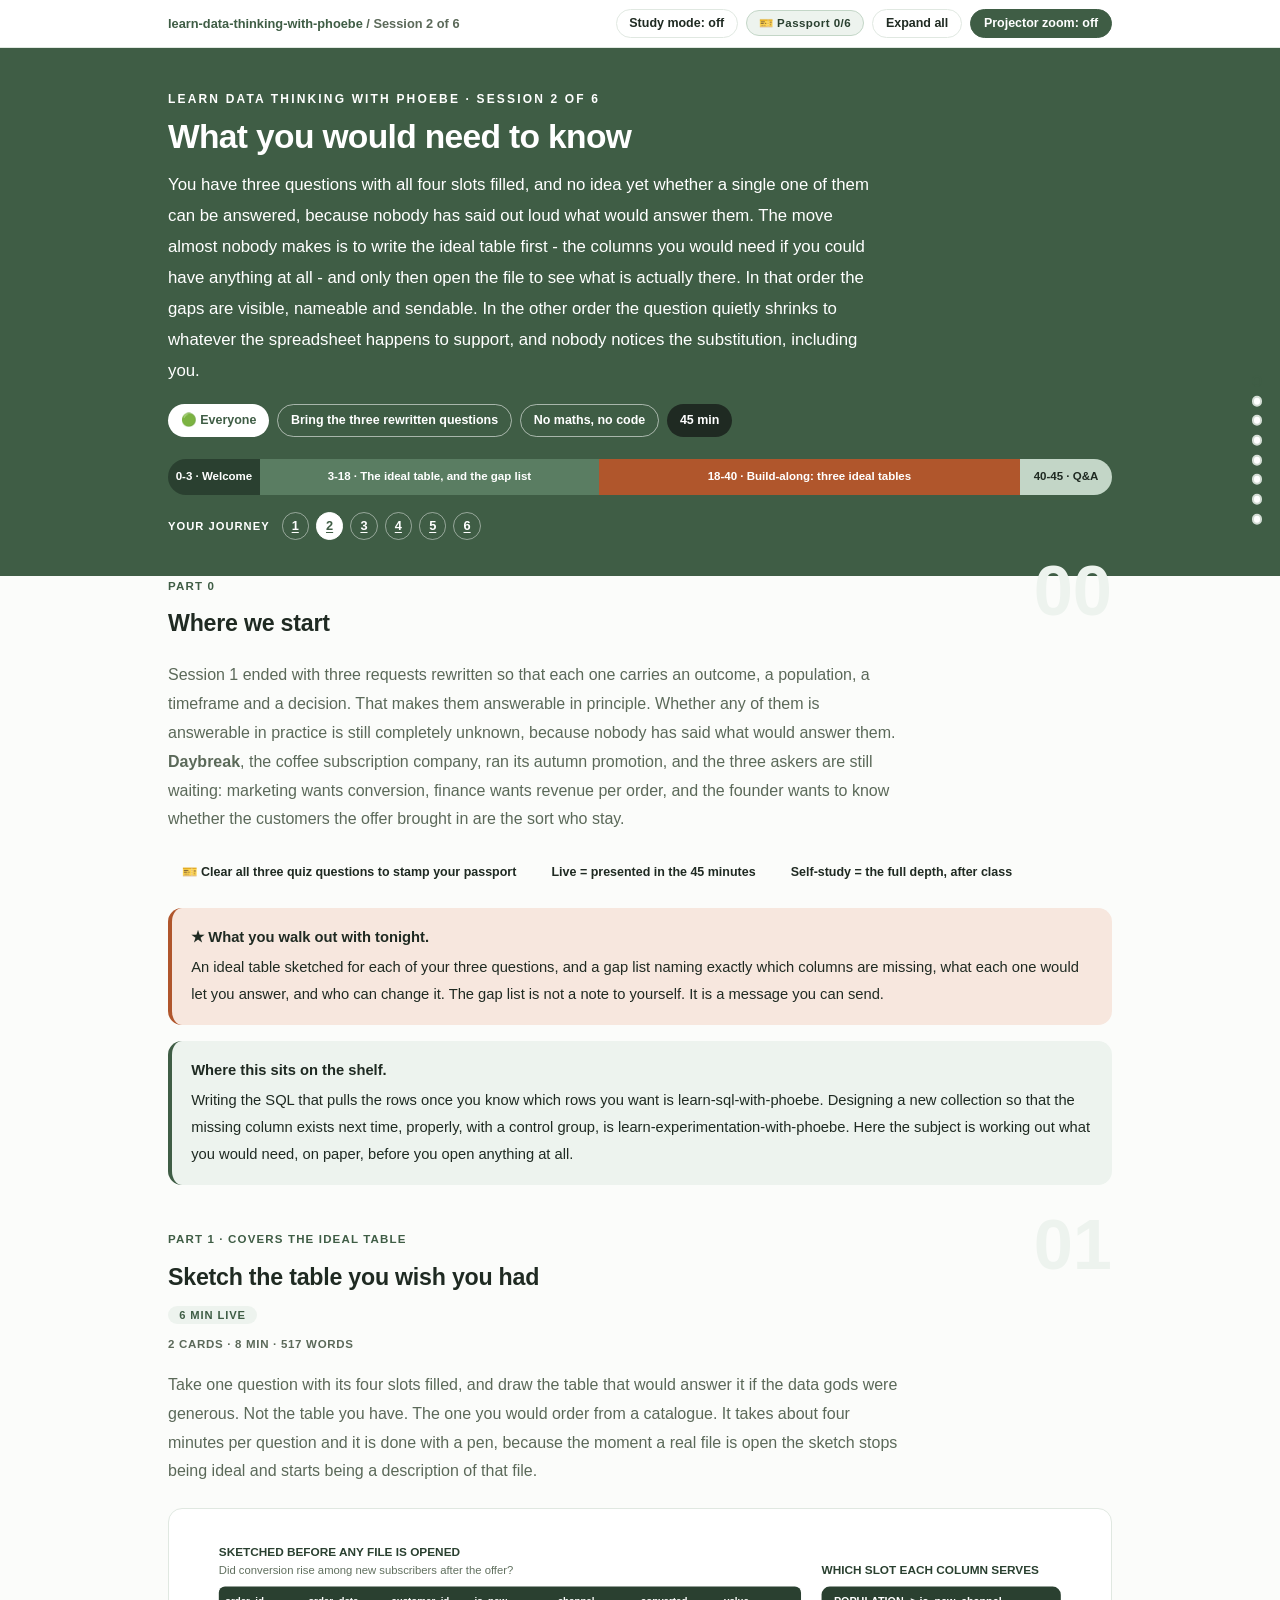
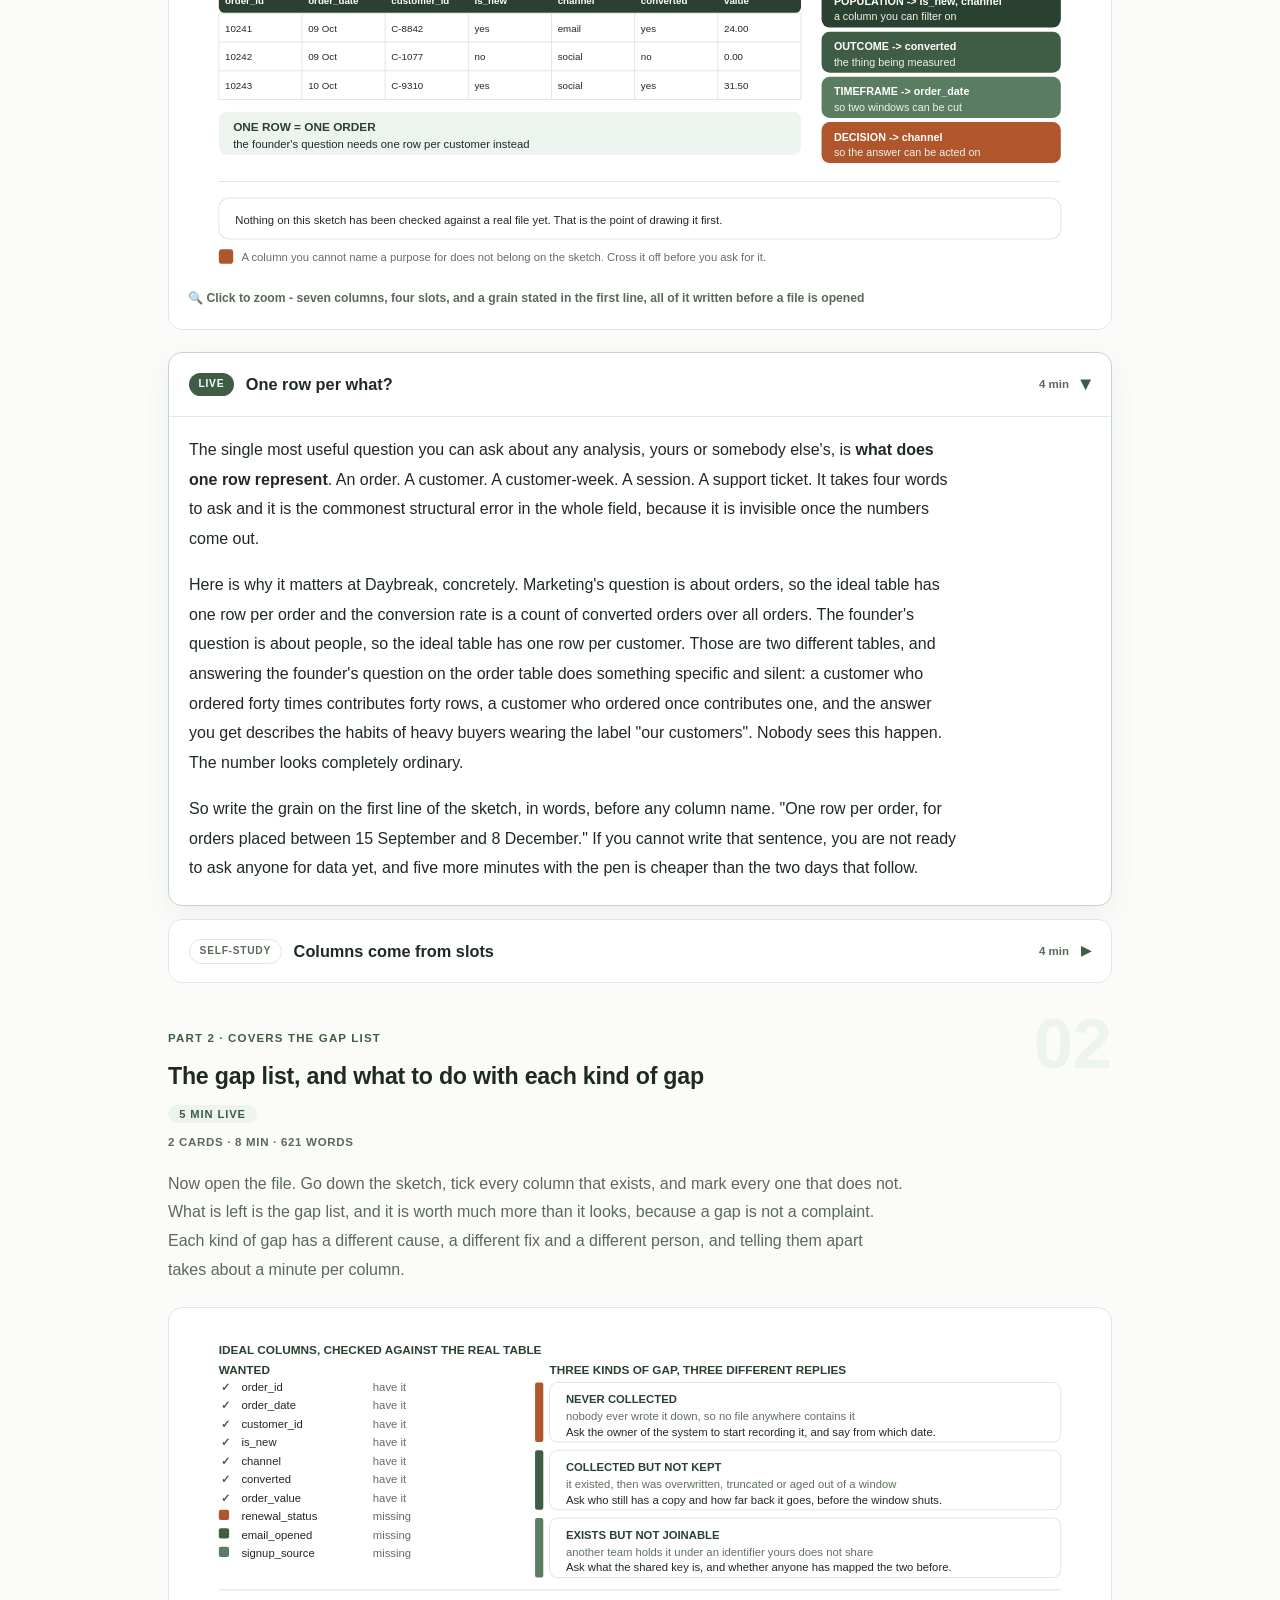
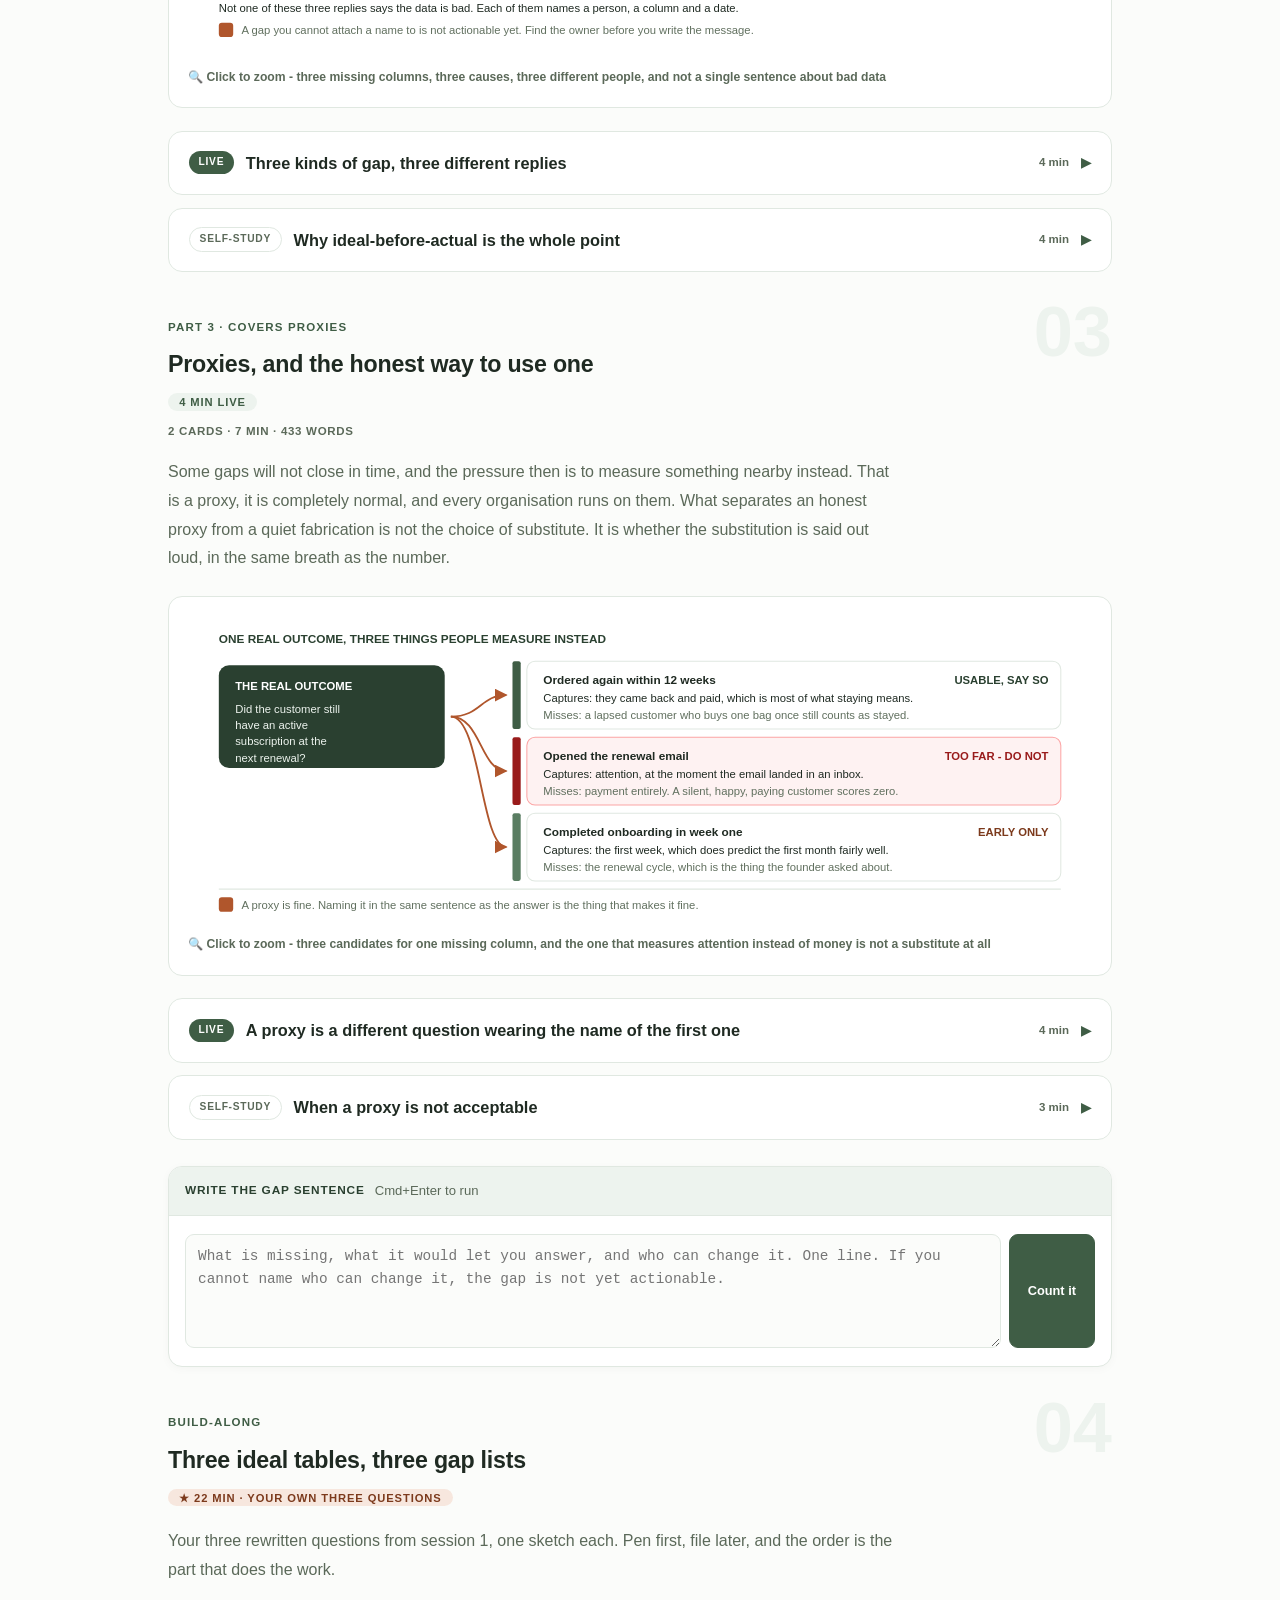
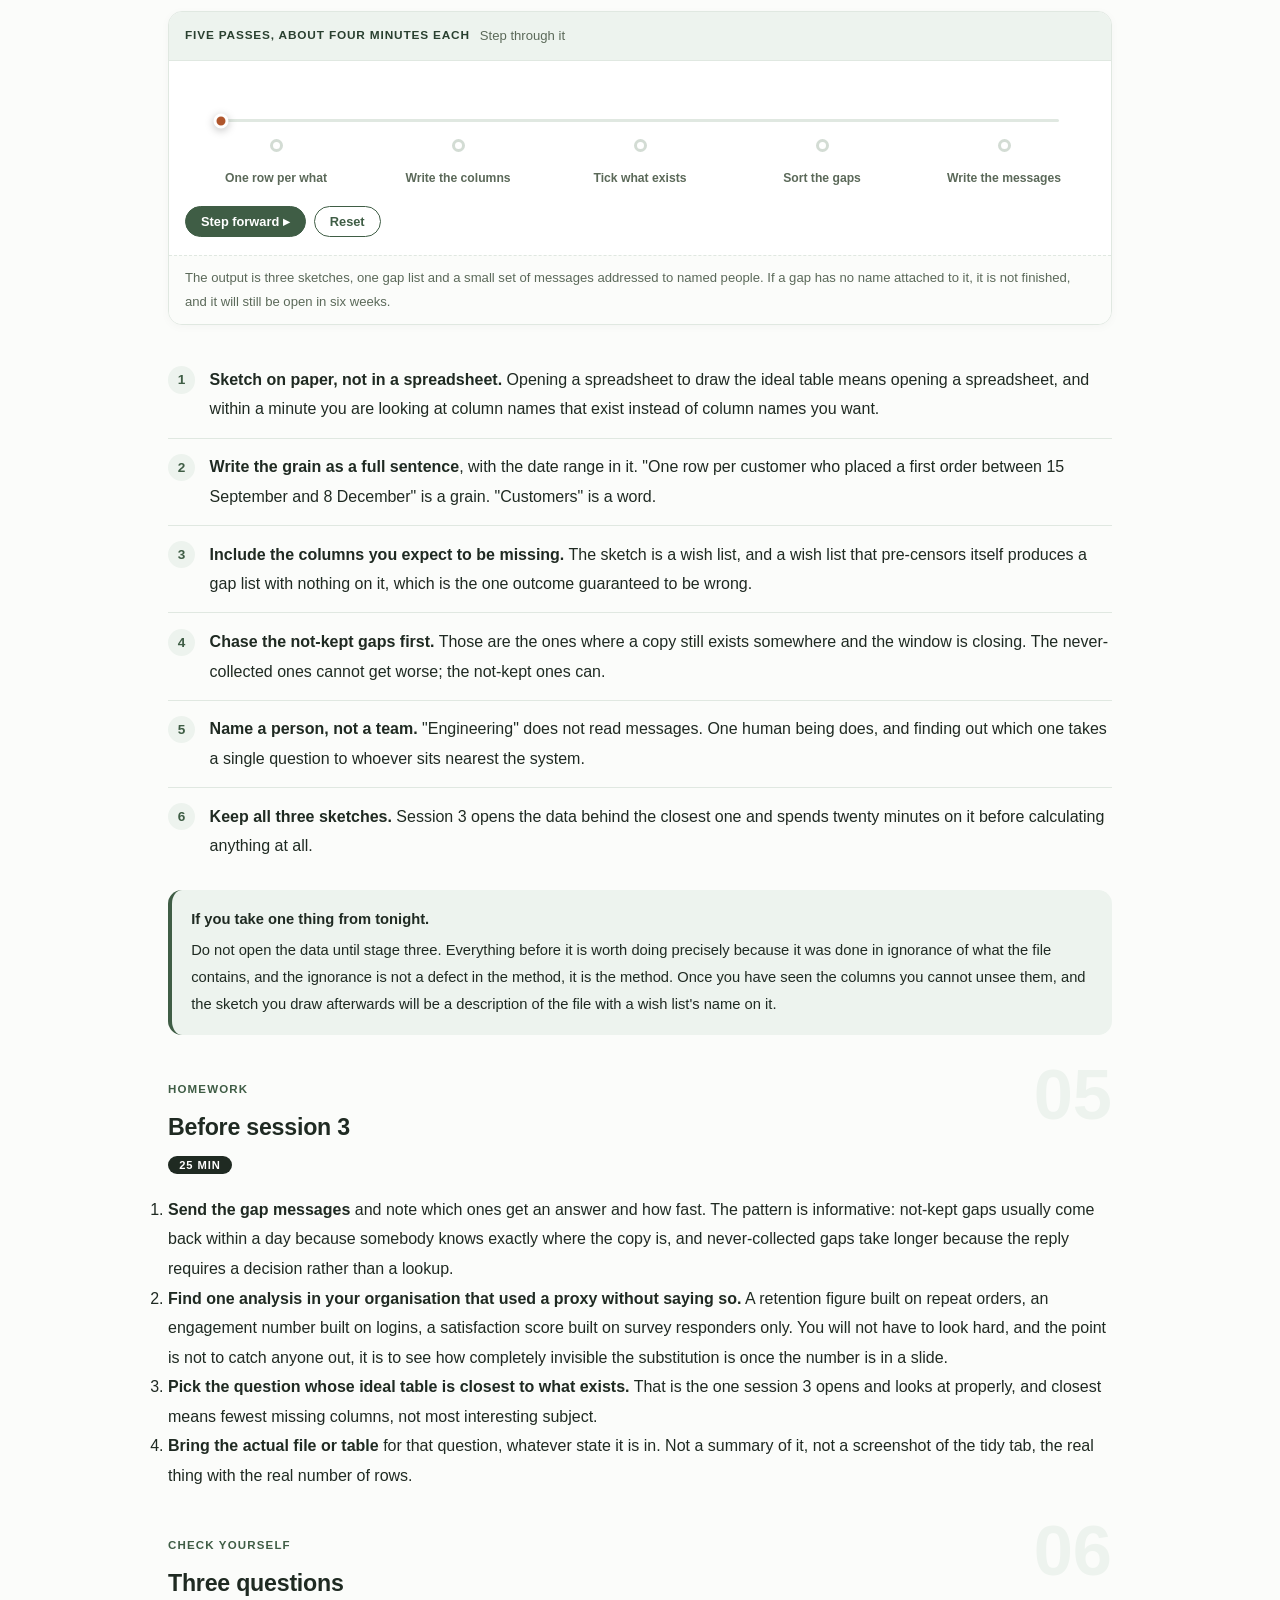
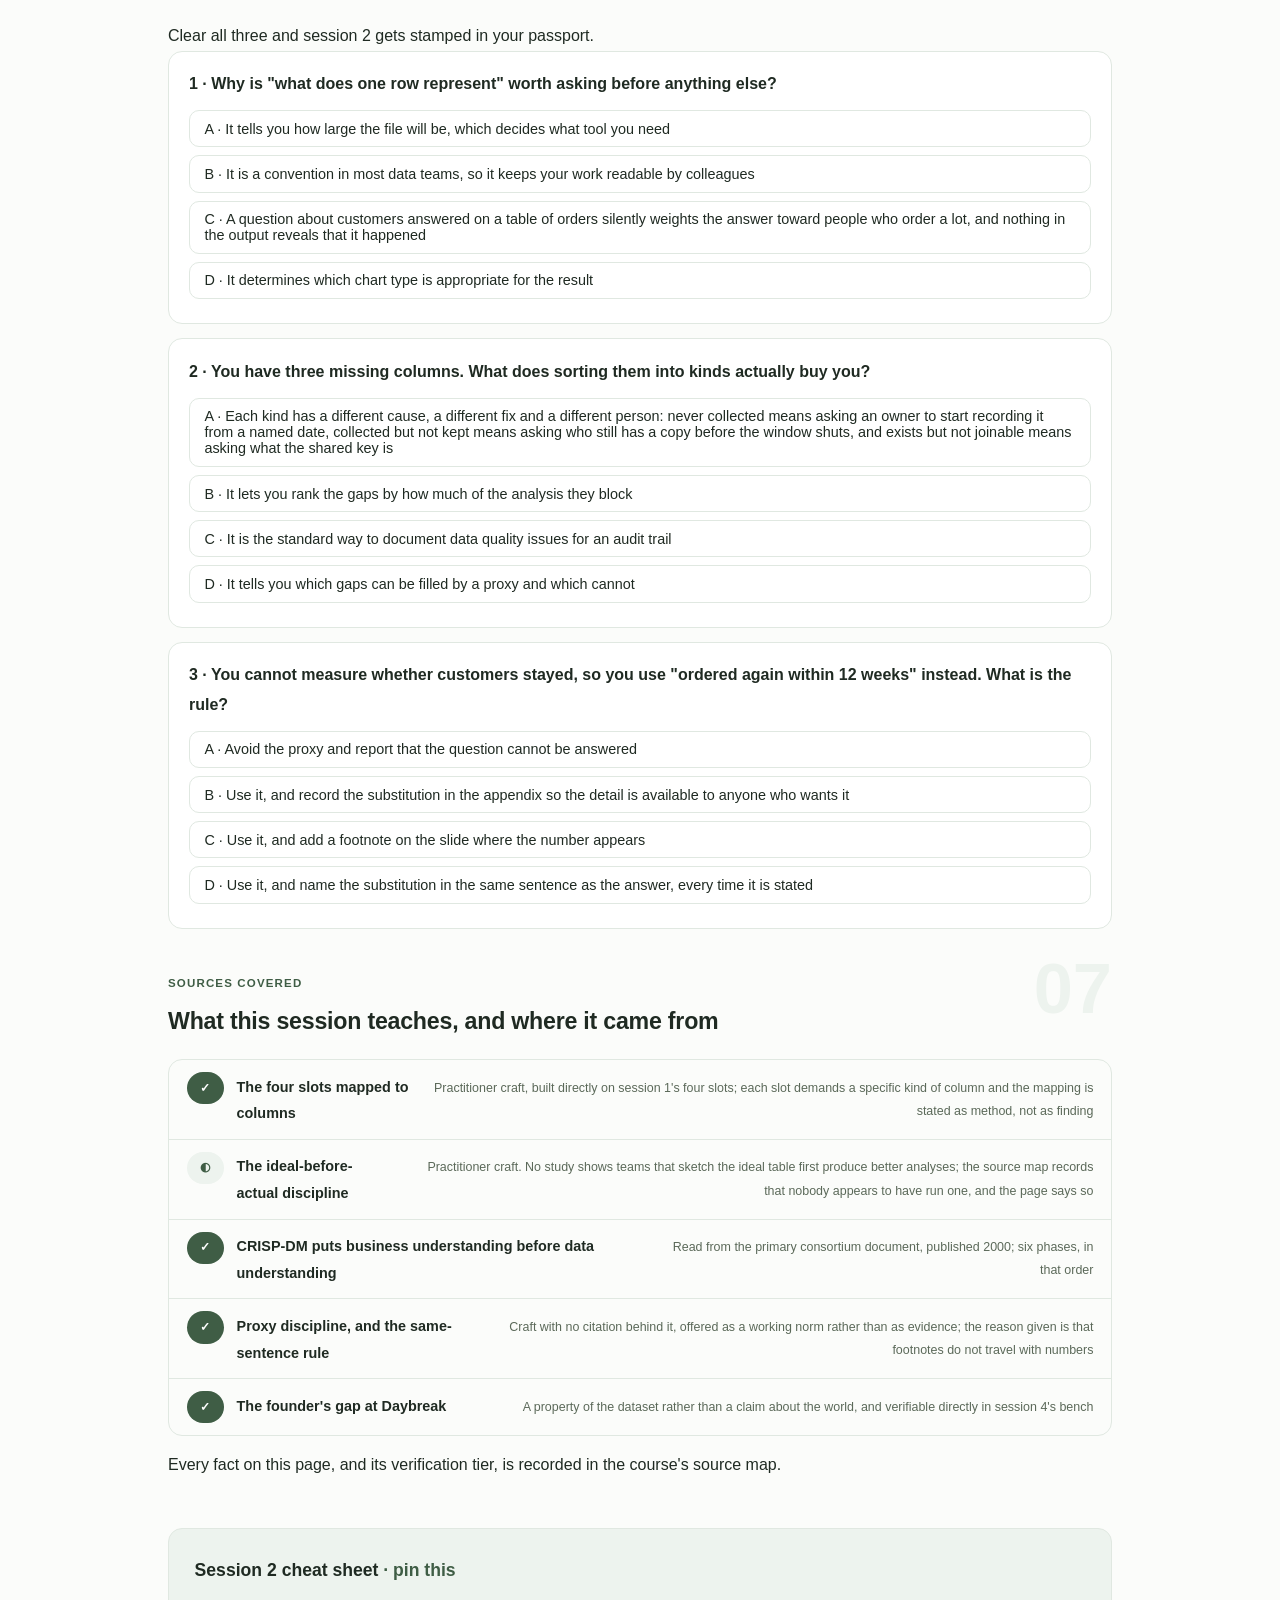
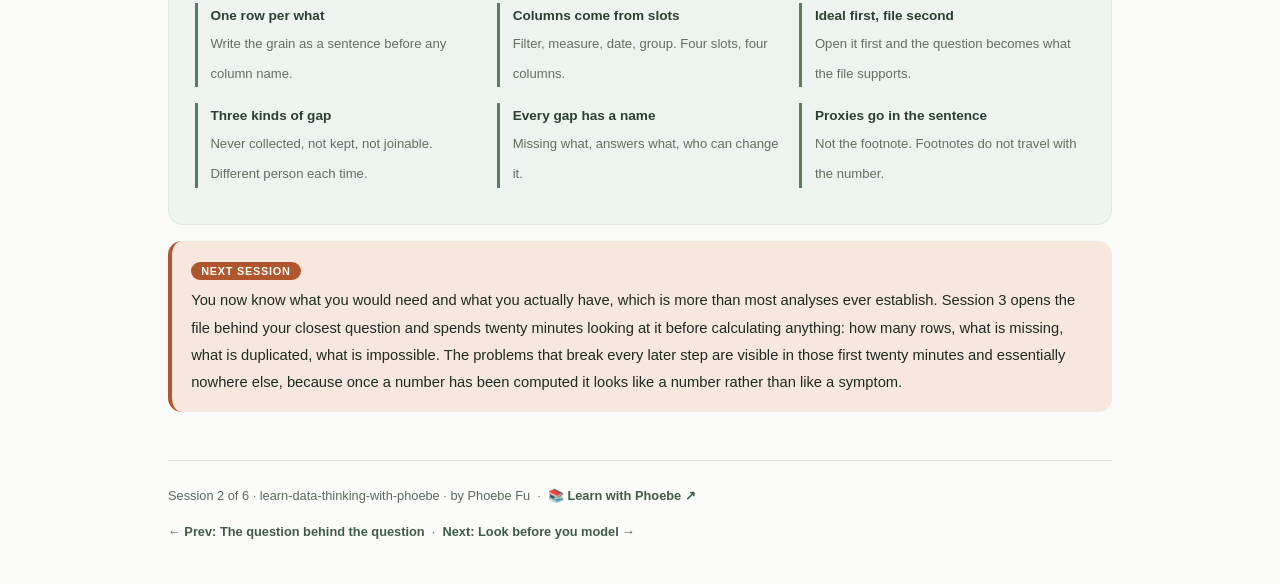
<file: courses/02-what-you-would-need-to-know.html>
<!DOCTYPE html>
<html lang="en">
<head>
<meta charset="UTF-8">
<meta name="viewport" content="width=device-width, initial-scale=1.0">
<!-- social:start -->
<meta name="description" content="Session 2 of 6. Before you open a single file, sketch the table that would answer the question. Then tick what exists, sort what is missing into three kinds of gap, and send one message per gap naming the person who can close it.">
<meta property="og:type" content="article">
<meta property="og:site_name" content="Learn with Phoebe">
<meta property="og:title" content="What you would need to know - learn data thinking with phoebe">
<meta property="og:description" content="Session 2 of 6. The ideal table comes first. Open the spreadsheet first and the question quietly becomes whatever the spreadsheet can answer.">
<meta property="og:url" content="https://phoebefu6.github.io/learn-data-thinking-with-phoebe/courses/02-what-you-would-need-to-know.html">
<meta property="og:image" content="https://phoebefu6.github.io/learn-data-thinking-with-phoebe/assets/og-cover.png">
<meta property="og:image:width" content="1200">
<meta property="og:image:height" content="630">
<meta name="twitter:card" content="summary_large_image">
<meta name="twitter:title" content="What you would need to know - learn data thinking with phoebe">
<meta name="twitter:description" content="Session 2 of 6. Sketch the ideal table, tick what exists, and name every gap with the person who can close it.">
<meta name="twitter:image" content="https://phoebefu6.github.io/learn-data-thinking-with-phoebe/assets/og-cover.png">
<!-- social:end -->
<title>Session 2 · What you would need to know - learn data thinking with phoebe</title>
<link rel="stylesheet" href="../assets/style.css?v=22">
</head>
<body>

<div class="toolbar">
  <div class="wrap">
    <span class="crumb"><a href="../index.html">learn-data-thinking-with-phoebe</a> / Session 2 of 6</span>
    <button class="btn" id="toggle-all" type="button">Expand all</button>
    <button class="btn primary" id="zoom-toggle" type="button">Projector zoom: off</button>
  </div>
</div>

<header class="masthead">
  <div class="wrap">
    <div class="eyebrow">Learn Data Thinking with Phoebe · Session 2 of 6</div>
    <h1>What you would <span class="accent">need to know</span></h1>
    <p class="sub">You have three questions with all four slots filled, and no idea yet whether a single one of them can be answered, because nobody has said out loud what would answer them. The move almost nobody makes is to write the ideal table first - the columns you would need if you could have anything at all - and only then open the file to see what is actually there. In that order the gaps are visible, nameable and sendable. In the other order the question quietly shrinks to whatever the spreadsheet happens to support, and nobody notices the substitution, including you.</p>
    <div class="chip-row">
      <span class="chip level">🟢 Everyone</span>
      <span class="chip audience">Bring the three rewritten questions</span>
      <span class="chip audience">No maths, no code</span>
      <span class="chip time">45 min</span>
    </div>
    <div class="agenda">
      <span class="a1" style="flex:1">0-3 · Welcome</span>
      <span class="a2" style="flex:4">3-18 · The ideal table, and the gap list</span>
      <span class="a3" style="flex:5">18-40 · Build-along: three ideal tables</span>
      <span class="a4" style="flex:1">40-45 · Q&amp;A</span>
    </div>
  </div>
</header>

<main class="wrap">

  <section class="section" id="intro">
    <div class="section-kicker">
      <span class="klabel">Part 0</span>
      <h2>Where we start</h2>
    </div>
    <p class="lede">Session 1 ended with three requests rewritten so that each one carries an outcome, a population, a timeframe and a decision. That makes them answerable in principle. Whether any of them is answerable in practice is still completely unknown, because nobody has said what would answer them. <strong>Daybreak</strong>, the coffee subscription company, ran its autumn promotion, and the three askers are still waiting: marketing wants conversion, finance wants revenue per order, and the founder wants to know whether the customers the offer brought in are the sort who stay.</p>

    <div class="legend">
      <span class="pill">🎫 Clear all three quiz questions to stamp your passport</span>
      <span class="pill">Live = presented in the 45 minutes</span>
      <span class="pill">Self-study = the full depth, after class</span>
    </div>

    <div class="callout win">
      <p><strong>★ What you walk out with tonight.</strong> An ideal table sketched for each of your three questions, and a gap list naming exactly which columns are missing, what each one would let you answer, and who can change it. The gap list is not a note to yourself. It is a message you can send.</p>
    </div>

    <div class="callout tip">
      <p><strong>Where this sits on the shelf.</strong> Writing the SQL that pulls the rows once you know which rows you want is <span class="mono">learn-sql-with-phoebe</span>. Designing a new collection so that the missing column exists next time, properly, with a control group, is <span class="mono">learn-experimentation-with-phoebe</span>. Here the subject is working out what you would need, on paper, before you open anything at all.</p>
    </div>
  </section>

  <section class="section" id="part-1">
    <div class="section-kicker">
      <span class="klabel">Part 1 · covers the ideal table</span>
      <h2>Sketch the table you wish you had</h2>
      <span class="tag concept">6 min live</span>
    </div>
    <p class="lede">Take one question with its four slots filled, and draw the table that would answer it if the data gods were generous. Not the table you have. The one you would order from a catalogue. It takes about four minutes per question and it is done with a pen, because the moment a real file is open the sketch stops being ideal and starts being a description of that file.</p>

    <figure class="zoomable">
      <svg viewBox="0 0 880 340" xmlns="http://www.w3.org/2000/svg" role="img" aria-label="A sketched table for the marketing question with one row per order and seven named columns, beside a panel saying which of the four slots each column serves">
        <style>
          .d2aH { font: 800 11.5px Inter, sans-serif; fill: #2A4030; }
          .d2aT { font: 700 9.5px Inter, sans-serif; fill: #FFFFFF; }
          .d2aC { font: 400 9.5px Inter, sans-serif; fill: #1F2A22; }
          .d2aB { font: 400 11px Inter, sans-serif; fill: #1F2A22; }
          .d2aW { font: 400 10.5px Inter, sans-serif; fill: #EDF3EE; }
          .d2aS { font: 700 10.5px Inter, sans-serif; fill: #FFFFFF; }
          .d2aN { font: 400 11px Inter, sans-serif; fill: #61705F; }
        </style>

        <text class="d2aH" x="30" y="26">SKETCHED BEFORE ANY FILE IS OPENED</text>
        <text class="d2aN" x="30" y="44">Did conversion rise among new subscribers after the offer?</text>
        <text class="d2aH" x="617" y="44">WHICH SLOT EACH COLUMN SERVES</text>

        <rect x="30" y="56" width="567" height="26" rx="6" fill="#2A4030"/>
        <text class="d2aT" x="36" y="73">order_id</text>
        <text class="d2aT" x="117" y="73">order_date</text>
        <text class="d2aT" x="198" y="73">customer_id</text>
        <text class="d2aT" x="279" y="73">is_new</text>
        <text class="d2aT" x="360" y="73">channel</text>
        <text class="d2aT" x="441" y="73">converted</text>
        <text class="d2aT" x="522" y="73">value</text>

        <rect x="30" y="82" width="567" height="84" fill="#FFFFFF" stroke="#E0E8E1"/>
        <line x1="111" y1="82" x2="111" y2="166" stroke="#E0E8E1"/>
        <line x1="192" y1="82" x2="192" y2="166" stroke="#E0E8E1"/>
        <line x1="273" y1="82" x2="273" y2="166" stroke="#E0E8E1"/>
        <line x1="354" y1="82" x2="354" y2="166" stroke="#E0E8E1"/>
        <line x1="435" y1="82" x2="435" y2="166" stroke="#E0E8E1"/>
        <line x1="516" y1="82" x2="516" y2="166" stroke="#E0E8E1"/>
        <line x1="30" y1="110" x2="597" y2="110" stroke="#E0E8E1"/>
        <line x1="30" y1="138" x2="597" y2="138" stroke="#E0E8E1"/>

        <text class="d2aC" x="36" y="100">10241</text>
        <text class="d2aC" x="117" y="100">09 Oct</text>
        <text class="d2aC" x="198" y="100">C-8842</text>
        <text class="d2aC" x="279" y="100">yes</text>
        <text class="d2aC" x="360" y="100">email</text>
        <text class="d2aC" x="441" y="100">yes</text>
        <text class="d2aC" x="522" y="100">24.00</text>

        <text class="d2aC" x="36" y="128">10242</text>
        <text class="d2aC" x="117" y="128">09 Oct</text>
        <text class="d2aC" x="198" y="128">C-1077</text>
        <text class="d2aC" x="279" y="128">no</text>
        <text class="d2aC" x="360" y="128">social</text>
        <text class="d2aC" x="441" y="128">no</text>
        <text class="d2aC" x="522" y="128">0.00</text>

        <text class="d2aC" x="36" y="156">10243</text>
        <text class="d2aC" x="117" y="156">10 Oct</text>
        <text class="d2aC" x="198" y="156">C-9310</text>
        <text class="d2aC" x="279" y="156">yes</text>
        <text class="d2aC" x="360" y="156">social</text>
        <text class="d2aC" x="441" y="156">yes</text>
        <text class="d2aC" x="522" y="156">31.50</text>

        <rect x="30" y="178" width="567" height="42" rx="8" fill="#EDF3EE"/>
        <text class="d2aH" x="44" y="197">ONE ROW = ONE ORDER</text>
        <text class="d2aB" x="44" y="213">the founder's question needs one row per customer instead</text>

        <rect x="617" y="56" width="233" height="40" rx="8" fill="#2A4030"/>
        <text class="d2aS" x="629" y="74">POPULATION -&gt; is_new, channel</text>
        <text class="d2aW" x="629" y="89">a column you can filter on</text>

        <rect x="617" y="100" width="233" height="40" rx="8" fill="#3F5D45"/>
        <text class="d2aS" x="629" y="118">OUTCOME -&gt; converted</text>
        <text class="d2aW" x="629" y="133">the thing being measured</text>

        <rect x="617" y="144" width="233" height="40" rx="8" fill="#5A7D62"/>
        <text class="d2aS" x="629" y="162">TIMEFRAME -&gt; order_date</text>
        <text class="d2aW" x="629" y="177">so two windows can be cut</text>

        <rect x="617" y="188" width="233" height="40" rx="8" fill="#B0562C"/>
        <text class="d2aS" x="629" y="206">DECISION -&gt; channel</text>
        <text class="d2aW" x="629" y="221">so the answer can be acted on</text>

        <line x1="30" y1="246" x2="850" y2="246" stroke="#E0E8E1"/>
        <rect x="30" y="262" width="820" height="40" rx="10" fill="#FFFFFF" stroke="#E0E8E1"/>
        <text class="d2aB" x="46" y="287">Nothing on this sketch has been checked against a real file yet. That is the point of drawing it first.</text>

        <rect x="30" y="312" width="14" height="14" rx="3" fill="#B0562C"/>
        <text class="d2aN" x="52" y="323">A column you cannot name a purpose for does not belong on the sketch. Cross it off before you ask for it.</text>
      </svg>
      <figcaption>🔍 Click to zoom - seven columns, four slots, and a grain stated in the first line, all of it written before a file is opened</figcaption>
    </figure>

    <details class="card" open>
      <summary><span class="mode live">Live</span>One row per what?<span class="mini">4 min</span><span class="caret">▶</span></summary>
      <div class="body">
        <p>The single most useful question you can ask about any analysis, yours or somebody else's, is <strong>what does one row represent</strong>. An order. A customer. A customer-week. A session. A support ticket. It takes four words to ask and it is the commonest structural error in the whole field, because it is invisible once the numbers come out.</p>
        <p>Here is why it matters at Daybreak, concretely. Marketing's question is about orders, so the ideal table has one row per order and the conversion rate is a count of converted orders over all orders. The founder's question is about people, so the ideal table has one row per customer. Those are two different tables, and answering the founder's question on the order table does something specific and silent: a customer who ordered forty times contributes forty rows, a customer who ordered once contributes one, and the answer you get describes the habits of heavy buyers wearing the label "our customers". Nobody sees this happen. The number looks completely ordinary.</p>
        <p>So write the grain on the first line of the sketch, in words, before any column name. "One row per order, for orders placed between 15 September and 8 December." If you cannot write that sentence, you are not ready to ask anyone for data yet, and five more minutes with the pen is cheaper than the two days that follow.</p>
      </div>
    </details>

    <details class="card">
      <summary><span class="mode self">Self-study</span>Columns come from slots<span class="mini">4 min</span><span class="caret">▶</span></summary>
      <div class="body">
        <p>The ideal table is not invented from nothing. Each of the four slots from session 1 demands a specific kind of column, and if you work through them in order you will have most of the sketch without any creative effort at all.</p>
        <table class="clean">
          <tr><th>Slot</th><th>What it demands</th><th>Daybreak example</th></tr>
          <tr><td><strong>Population</strong></td><td>A column you can filter on, with one value per row, so that the group in the question becomes a row filter rather than a word</td><td><span class="mono">is_new</span>, which turns "new subscribers" into orders where the customer had no earlier order</td></tr>
          <tr><td><strong>Outcome</strong></td><td>The thing being measured, recorded on every row, in the units the question used</td><td><span class="mono">converted</span> for marketing, <span class="mono">order_value</span> for the finance version of the same request</td></tr>
          <tr><td><strong>Timeframe</strong></td><td>A date on every row, so the two windows in the question can actually be cut apart</td><td><span class="mono">order_date</span>, covering the twelve weeks either side of the offer, not just the after period</td></tr>
          <tr><td><strong>Decision</strong></td><td>A grouping column, because a decision is rarely taken for everybody at once and the answer usually has to differ by group</td><td><span class="mono">channel</span>, since the offer can be repeated on email and dropped on social, which is a real spring decision</td></tr>
        </table>
        <p>The decision slot is the one people leave off the sketch, and leaving it off is how you end up with a single global number that nobody can act on. If the spring choice is per channel, an answer that does not carry a channel column is not an answer to the question that was asked, however correct it is.</p>
        <p>Two more columns earn their place on most sketches even though no slot demands them: an identifier, so you can check whether a row is duplicated, and a date of record, so you can tell when a value was written rather than only what it says.</p>
      </div>
    </details>
  </section>

  <section class="section" id="part-2">
    <div class="section-kicker">
      <span class="klabel">Part 2 · covers the gap list</span>
      <h2>The gap list, and what to do with each kind of gap</h2>
      <span class="tag concept">5 min live</span>
    </div>
    <p class="lede">Now open the file. Go down the sketch, tick every column that exists, and mark every one that does not. What is left is the gap list, and it is worth much more than it looks, because a gap is not a complaint. Each kind of gap has a different cause, a different fix and a different person, and telling them apart takes about a minute per column.</p>

    <figure class="zoomable">
      <svg viewBox="0 0 880 320" xmlns="http://www.w3.org/2000/svg" role="img" aria-label="The ideal columns listed down the left with seven ticked as present and three marked missing, beside three kinds of gap with a different instruction for each">
        <style>
          .d2bH { font: 800 11.5px Inter, sans-serif; fill: #2A4030; }
          .d2bB { font: 400 11px Inter, sans-serif; fill: #1F2A22; }
          .d2bN { font: 400 11px Inter, sans-serif; fill: #61705F; }
          .d2bY { font: 800 11px Inter, sans-serif; fill: #3F5D45; }
          .d2bK { font: 800 11px Inter, sans-serif; fill: #2A4030; }
</style>

        <text class="d2bH" x="30" y="26">IDEAL COLUMNS, CHECKED AGAINST THE REAL TABLE</text>
        <text class="d2bH" x="30" y="46">WANTED</text>
        <text class="d2bH" x="352" y="46">THREE KINDS OF GAP, THREE DIFFERENT REPLIES</text>

        <text class="d2bY" x="32" y="62">&#10003;</text>
        <text class="d2bB" x="52" y="62">order_id</text>
        <text class="d2bN" x="180" y="62">have it</text>

        <text class="d2bY" x="32" y="80">&#10003;</text>
        <text class="d2bB" x="52" y="80">order_date</text>
        <text class="d2bN" x="180" y="80">have it</text>

        <text class="d2bY" x="32" y="98">&#10003;</text>
        <text class="d2bB" x="52" y="98">customer_id</text>
        <text class="d2bN" x="180" y="98">have it</text>

        <text class="d2bY" x="32" y="116">&#10003;</text>
        <text class="d2bB" x="52" y="116">is_new</text>
        <text class="d2bN" x="180" y="116">have it</text>

        <text class="d2bY" x="32" y="134">&#10003;</text>
        <text class="d2bB" x="52" y="134">channel</text>
        <text class="d2bN" x="180" y="134">have it</text>

        <text class="d2bY" x="32" y="152">&#10003;</text>
        <text class="d2bB" x="52" y="152">converted</text>
        <text class="d2bN" x="180" y="152">have it</text>

        <text class="d2bY" x="32" y="170">&#10003;</text>
        <text class="d2bB" x="52" y="170">order_value</text>
        <text class="d2bN" x="180" y="170">have it</text>

        <rect x="30" y="178" width="10" height="10" rx="2" fill="#B0562C"/>
        <text class="d2bB" x="52" y="188">renewal_status</text>
        <text class="d2bN" x="180" y="188">missing</text>

        <rect x="30" y="196" width="10" height="10" rx="2" fill="#3F5D45"/>
        <text class="d2bB" x="52" y="206">email_opened</text>
        <text class="d2bN" x="180" y="206">missing</text>

        <rect x="30" y="214" width="10" height="10" rx="2" fill="#5A7D62"/>
        <text class="d2bB" x="52" y="224">signup_source</text>
        <text class="d2bN" x="180" y="224">missing</text>

        <rect x="338" y="54" width="8" height="58" rx="2" fill="#B0562C"/>
        <rect x="352" y="54" width="498" height="58" rx="8" fill="#FFFFFF" stroke="#E0E8E1"/>
        <text class="d2bK" x="368" y="74">NEVER COLLECTED</text>
        <text class="d2bN" x="368" y="91">nobody ever wrote it down, so no file anywhere contains it</text>
        <text class="d2bB" x="368" y="106">Ask the owner of the system to start recording it, and say from which date.</text>

        <rect x="338" y="120" width="8" height="58" rx="2" fill="#3F5D45"/>
        <rect x="352" y="120" width="498" height="58" rx="8" fill="#FFFFFF" stroke="#E0E8E1"/>
        <text class="d2bK" x="368" y="140">COLLECTED BUT NOT KEPT</text>
        <text class="d2bN" x="368" y="157">it existed, then was overwritten, truncated or aged out of a window</text>
        <text class="d2bB" x="368" y="172">Ask who still has a copy and how far back it goes, before the window shuts.</text>

        <rect x="338" y="186" width="8" height="58" rx="2" fill="#5A7D62"/>
        <rect x="352" y="186" width="498" height="58" rx="8" fill="#FFFFFF" stroke="#E0E8E1"/>
        <text class="d2bK" x="368" y="206">EXISTS BUT NOT JOINABLE</text>
        <text class="d2bN" x="368" y="223">another team holds it under an identifier yours does not share</text>
        <text class="d2bB" x="368" y="238">Ask what the shared key is, and whether anyone has mapped the two before.</text>

        <line x1="30" y1="256" x2="850" y2="256" stroke="#E0E8E1"/>
        <text class="d2bB" x="30" y="278">Not one of these three replies says the data is bad. Each of them names a person, a column and a date.</text>

        <rect x="30" y="288" width="14" height="14" rx="3" fill="#B0562C"/>
        <text class="d2bN" x="52" y="299">A gap you cannot attach a name to is not actionable yet. Find the owner before you write the message.</text>
      </svg>
      <figcaption>🔍 Click to zoom - three missing columns, three causes, three different people, and not a single sentence about bad data</figcaption>
    </figure>

    <details class="card">
      <summary><span class="mode live">Live</span>Three kinds of gap, three different replies<span class="mini">4 min</span><span class="caret">▶</span></summary>
      <div class="body">
        <p><strong>Never collected.</strong> Nothing anywhere holds this value, because no system was ever asked to write it. The reply goes to whoever owns the system that would write it, it asks for collection to begin, and it names the date from which you need it. The cost of this gap is time: the answer arrives one collection period from now, not today, and saying that plainly on day one is what lets somebody plan around it.</p>
        <p><strong>Collected but not kept.</strong> The value existed and was overwritten, truncated or aged out of a retention window. This is the gap most worth chasing hard and fastest, because a copy is often sitting in an export on somebody's laptop, in a vendor dashboard that keeps ninety days, or in a monthly report nobody deleted. The reply asks who has a copy and how far back it goes, and it is urgent in a way the other two are not, because the window is still closing while you write.</p>
        <p><strong>Exists but not joinable.</strong> Another team has the column, under an identifier yours does not share. This is a plumbing question, not a data question, and the reply is one line: what is the shared key, and has anybody mapped these two before? The answer is frequently yes, and frequently from someone who tried it last year and can save you a week.</p>
        <p>What none of these replies says is "the data is bad", which is the sentence that ends conversations. Every gap message has the same three parts: <strong>what is missing, what it would let you answer, and who can change it.</strong> Three parts, one line each, and the third part is the one that turns a complaint into a request.</p>
      </div>
    </details>

    <details class="card">
      <summary><span class="mode self">Self-study</span>Why ideal-before-actual is the whole point<span class="mini">4 min</span><span class="caret">▶</span></summary>
      <div class="body">
        <p>The order is not a formality. Open the spreadsheet first and something specific happens within about ninety seconds: you see which columns are there, your sense of what is askable rearranges itself around them, and the question you end up answering becomes the question that file supports. The original question is not rejected. It is quietly replaced, and the replacement feels like the original, because nothing was ever written down to compare it against.</p>
        <p>Writing the ideal table first is the only way that substitution becomes visible. The sketch is a record of what you wanted made before you knew what you could have, and holding the real table against it is the moment the difference shows up as a list rather than as a feeling. That list is the gap list, and it exists only because the sketch came first.</p>
        <p>Be straight about the standing of this, because it is craft rather than a research finding. No study shows that teams who sketch the ideal table produce better analyses than teams who do not, and nobody appears to have run one. What can be said is that every process model in the field independently orders the work this way: CRISP-DM, published by a cross-industry consortium in 2000, puts business understanding ahead of data understanding among its six phases, which encodes exactly this rule. Agreement between process models is not evidence of effectiveness, and it should not be presented as if it were.</p>
        <div class="callout example">
          <span class="ex-pill">Real world</span>
          <p>The founder's question needs a column that records what a customer did in the renewal cycle after the promotion. The rows stop at week 24. There is no such column and there is no file that has one, because nothing was ever asked to record it. That is a never-collected gap, and the reply is one sentence: nothing records renewal behaviour after week 24, so this question gets answered in the spring rather than now, and here is who has to switch the recording on today for that to happen.</p>
        </div>
      </div>
    </details>
  </section>

  <section class="section" id="part-3">
    <div class="section-kicker">
      <span class="klabel">Part 3 · covers proxies</span>
      <h2>Proxies, and the honest way to use one</h2>
      <span class="tag concept">4 min live</span>
    </div>
    <p class="lede">Some gaps will not close in time, and the pressure then is to measure something nearby instead. That is a proxy, it is completely normal, and every organisation runs on them. What separates an honest proxy from a quiet fabrication is not the choice of substitute. It is whether the substitution is said out loud, in the same breath as the number.</p>

    <figure class="zoomable">
      <svg viewBox="0 0 880 300" xmlns="http://www.w3.org/2000/svg" role="img" aria-label="The founder's real outcome on the left with arrows to three candidate proxies, each labelled with what it captures and what it misses, one of them marked as too far from the real thing">
        <style>
          .d2cH { font: 800 11.5px Inter, sans-serif; fill: #2A4030; }
          .d2cT { font: 800 11px Inter, sans-serif; fill: #FFFFFF; }
          .d2cW { font: 400 11px Inter, sans-serif; fill: #EDF3EE; }
          .d2cK { font: 700 11.5px Inter, sans-serif; fill: #1F2A22; }
          .d2cB { font: 400 11px Inter, sans-serif; fill: #1F2A22; }
          .d2cN { font: 400 11px Inter, sans-serif; fill: #61705F; }
          .d2cG { font: 800 11px Inter, sans-serif; fill: #2A4030; }
          .d2cC { font: 800 11px Inter, sans-serif; fill: #7C3A1C; }
          .d2cR { font: 800 11px Inter, sans-serif; fill: #991B1B; }
          .d2cE { fill: none; stroke: #B0562C; stroke-width: 1.8; }
        </style>
        <defs>
          <marker id="d2c-arr" viewBox="0 0 10 10" refX="9" refY="5" markerWidth="7" markerHeight="7" orient="auto-start-reverse">
            <path d="M0 0 L10 5 L0 10 z" fill="#B0562C"/>
          </marker>
        </defs>

        <text class="d2cH" x="30" y="26">ONE REAL OUTCOME, THREE THINGS PEOPLE MEASURE INSTEAD</text>

        <rect x="30" y="48" width="220" height="100" rx="10" fill="#2A4030"/>
        <text class="d2cT" x="46" y="72">THE REAL OUTCOME</text>
        <text class="d2cW" x="46" y="94">Did the customer still</text>
        <text class="d2cW" x="46" y="110">have an active</text>
        <text class="d2cW" x="46" y="126">subscription at the</text>
        <text class="d2cW" x="46" y="142">next renewal?</text>

        <path class="d2cE" d="M256 98 C 285 98 285 77 310 77" marker-end="url(#d2c-arr)"/>
        <path class="d2cE" d="M256 98 C 285 98 285 151 310 151" marker-end="url(#d2c-arr)"/>
        <path class="d2cE" d="M256 98 C 285 98 285 225 310 225" marker-end="url(#d2c-arr)"/>

        <rect x="316" y="44" width="8" height="66" rx="2" fill="#3F5D45"/>
        <rect x="330" y="44" width="520" height="66" rx="8" fill="#FFFFFF" stroke="#E0E8E1"/>
        <text class="d2cK" x="346" y="66">Ordered again within 12 weeks</text>
        <text class="d2cG" x="838" y="66" text-anchor="end">USABLE, SAY SO</text>
        <text class="d2cB" x="346" y="84">Captures: they came back and paid, which is most of what staying means.</text>
        <text class="d2cN" x="346" y="100">Misses: a lapsed customer who buys one bag once still counts as stayed.</text>

        <rect x="316" y="118" width="8" height="66" rx="2" fill="#991B1B"/>
        <rect x="330" y="118" width="520" height="66" rx="8" fill="#FEF2F2" stroke="#FCA5A5"/>
        <text class="d2cK" x="346" y="140">Opened the renewal email</text>
        <text class="d2cR" x="838" y="140" text-anchor="end">TOO FAR - DO NOT</text>
        <text class="d2cB" x="346" y="158">Captures: attention, at the moment the email landed in an inbox.</text>
        <text class="d2cN" x="346" y="174">Misses: payment entirely. A silent, happy, paying customer scores zero.</text>

        <rect x="316" y="192" width="8" height="66" rx="2" fill="#5A7D62"/>
        <rect x="330" y="192" width="520" height="66" rx="8" fill="#FFFFFF" stroke="#E0E8E1"/>
        <text class="d2cK" x="346" y="214">Completed onboarding in week one</text>
        <text class="d2cC" x="838" y="214" text-anchor="end">EARLY ONLY</text>
        <text class="d2cB" x="346" y="232">Captures: the first week, which does predict the first month fairly well.</text>
        <text class="d2cN" x="346" y="248">Misses: the renewal cycle, which is the thing the founder asked about.</text>

        <line x1="30" y1="266" x2="850" y2="266" stroke="#E0E8E1"/>
        <rect x="30" y="274" width="14" height="14" rx="3" fill="#B0562C"/>
        <text class="d2cN" x="52" y="285">A proxy is fine. Naming it in the same sentence as the answer is the thing that makes it fine.</text>
      </svg>
      <figcaption>🔍 Click to zoom - three candidates for one missing column, and the one that measures attention instead of money is not a substitute at all</figcaption>
    </figure>

    <details class="card">
      <summary><span class="mode live">Live</span>A proxy is a different question wearing the name of the first one<span class="mini">4 min</span><span class="caret">▶</span></summary>
      <div class="body">
        <p>When you cannot measure whether customers stayed, you measure whether they ordered again within twelve weeks. That is a reasonable thing to do. It is also, strictly, an answer to a different question, and the whole of the honesty here lives in one habit: <strong>you name the substitution in the same sentence as the number, every time, and never in a footnote.</strong></p>
        <p>Compare the two sentences. "Sixty-one percent of promotion customers stayed" is a claim about retention that nobody measured. "Sixty-one percent of promotion customers ordered again within twelve weeks, which is what we are using in place of whether they stayed" is the same number with the substitution attached, and the second version costs fourteen extra words. Those fourteen words are the entire difference between an honest proxy and a misleading one.</p>
        <p>The reason it has to be the same sentence is mechanical rather than moral. Numbers travel and their footnotes do not. Your caveat survives one slide, maybe two, and then somebody pastes the figure into an email and the qualification is gone forever. If the substitution is inside the sentence, it travels with the number, and by the time it reaches the board the claim is still the claim you made.</p>
      </div>
    </details>

    <details class="card">
      <summary><span class="mode self">Self-study</span>When a proxy is not acceptable<span class="mini">3 min</span><span class="caret">▶</span></summary>
      <div class="body">
        <p><strong>When the decision is expensive and hard to reverse.</strong> A proxy is a loan against the truth, and the interest is paid by whoever acts on it. For a reversible weekly choice, borrow freely. For hiring a team, signing a year of spend, or telling a board that a channel works, the gap between the proxy and the real outcome is being converted into money that cannot come back.</p>
        <p><strong>When the proxy and the real outcome are known to diverge for the group you care about.</strong> This is the failure that looks most like success. Email opens are a defensible proxy for engagement across a whole customer base, and a terrible one for the subset who pay by standing order and never open anything. If the divergence lands precisely on the population in the question, the proxy is not weaker than the real thing, it points the other way.</p>
        <p><strong>When the substitution would not survive being said out loud to the person who asked.</strong> This is the most practical test of the three, and you can run it in your head in five seconds. Say the sentence with the substitution in it, to the founder, in your imagination. If it comes out as "we measured whether they opened an email, and we are calling that staying", you already have your answer, and no amount of careful wording fixes it.</p>
      </div>
    </details>

    <div class="tryrow" data-fn="wordcount" data-multiline="1" data-title="Write the gap sentence" data-hint="What is missing, what it would let you answer, and who can change it. One line. If you cannot name who can change it, the gap is not yet actionable." data-seed="" data-cta="Count it"></div>
  </section>

  <section class="section" id="demo-1">
    <div class="section-kicker">
      <span class="klabel">Build-along</span>
      <h2>Three ideal tables, three gap lists</h2>
      <span class="tag demo">★ 22 min · your own three questions</span>
    </div>
    <p class="lede">Your three rewritten questions from session 1, one sketch each. Pen first, file later, and the order is the part that does the work.</p>

    <div class="tick" data-stages="One row per what|Write the columns|Tick what exists|Sort the gaps|Write the messages" data-title="Five passes, about four minutes each" data-foot="The output is three sketches, one gap list and a small set of messages addressed to named people. If a gap has no name attached to it, it is not finished, and it will still be open in six weeks.">
      <p class="tick-note" data-stage="0"><b>Decide what one row represents</b> for each of the three questions, and write it as a sentence before any column name. An order, a customer, a customer-week, a ticket. Where two of your questions need different grains, note that, because it means two tables and not one.</p>
      <p class="tick-note" data-stage="1"><b>Write the ideal columns from the four slots.</b> Population needs something to filter on, outcome needs the thing being measured, timeframe needs a date on every row, decision needs a grouping column. Add an identifier so duplicates are detectable. Do not open anything yet.</p>
      <p class="tick-note" data-stage="2"><b>Now open the real data and tick what exists.</b> Go down the sketch in order and mark each column present or absent. Resist rewriting the sketch as you go; the columns you wanted and did not get are the entire product of this exercise.</p>
      <p class="tick-note" data-stage="3"><b>Sort every missing column</b> into never collected, collected but not kept, or exists but not joinable. If you cannot tell which, that is itself a question for somebody, and it is usually answered in one reply.</p>
      <p class="tick-note" data-stage="4"><b>Write one message per gap</b>, three parts each: what is missing, what it would let you answer, who can change it. Put the name in before you send. A gap addressed to nobody stays open indefinitely and then gets described as a data problem.</p>
    </div>

    <div class="steps">
      <div class="step"><p><strong>Sketch on paper, not in a spreadsheet.</strong> Opening a spreadsheet to draw the ideal table means opening a spreadsheet, and within a minute you are looking at column names that exist instead of column names you want.</p></div>
      <div class="step"><p><strong>Write the grain as a full sentence</strong>, with the date range in it. "One row per customer who placed a first order between 15 September and 8 December" is a grain. "Customers" is a word.</p></div>
      <div class="step"><p><strong>Include the columns you expect to be missing.</strong> The sketch is a wish list, and a wish list that pre-censors itself produces a gap list with nothing on it, which is the one outcome guaranteed to be wrong.</p></div>
      <div class="step"><p><strong>Chase the not-kept gaps first.</strong> Those are the ones where a copy still exists somewhere and the window is closing. The never-collected ones cannot get worse; the not-kept ones can.</p></div>
      <div class="step"><p><strong>Name a person, not a team.</strong> "Engineering" does not read messages. One human being does, and finding out which one takes a single question to whoever sits nearest the system.</p></div>
      <div class="step"><p><strong>Keep all three sketches.</strong> Session 3 opens the data behind the closest one and spends twenty minutes on it before calculating anything at all.</p></div>
    </div>

    <div class="callout tip">
      <p><strong>If you take one thing from tonight.</strong> Do not open the data until stage three. Everything before it is worth doing precisely because it was done in ignorance of what the file contains, and the ignorance is not a defect in the method, it is the method. Once you have seen the columns you cannot unsee them, and the sketch you draw afterwards will be a description of the file with a wish list's name on it.</p>
    </div>
  </section>

  <section class="section" id="exercise">
    <div class="section-kicker">
      <span class="klabel">Homework</span>
      <h2>Before session 3</h2>
      <span class="tag exercise">25 min</span>
    </div>
    <ol>
      <li><strong>Send the gap messages</strong> and note which ones get an answer and how fast. The pattern is informative: not-kept gaps usually come back within a day because somebody knows exactly where the copy is, and never-collected gaps take longer because the reply requires a decision rather than a lookup.</li>
      <li><strong>Find one analysis in your organisation that used a proxy without saying so.</strong> A retention figure built on repeat orders, an engagement number built on logins, a satisfaction score built on survey responders only. You will not have to look hard, and the point is not to catch anyone out, it is to see how completely invisible the substitution is once the number is in a slide.</li>
      <li><strong>Pick the question whose ideal table is closest to what exists.</strong> That is the one session 3 opens and looks at properly, and closest means fewest missing columns, not most interesting subject.</li>
      <li><strong>Bring the actual file or table</strong> for that question, whatever state it is in. Not a summary of it, not a screenshot of the tidy tab, the real thing with the real number of rows.</li>
    </ol>
  </section>

  <section class="section" id="quiz">
    <div class="section-kicker">
      <span class="klabel">Check yourself</span>
      <h2>Three questions</h2>
    </div>
    <p>Clear all three and session 2 gets stamped in your passport.</p>

    <div class="quiz-q" data-answer="2">
      <p class="qtext">1 · Why is "what does one row represent" worth asking before anything else?</p>
      <button class="qopt" type="button">A · It tells you how large the file will be, which decides what tool you need</button>
      <button class="qopt" type="button">B · It is a convention in most data teams, so it keeps your work readable by colleagues</button>
      <button class="qopt" type="button">C · A question about customers answered on a table of orders silently weights the answer toward people who order a lot, and nothing in the output reveals that it happened</button>
      <button class="qopt" type="button">D · It determines which chart type is appropriate for the result</button>
      <p class="qwhy">A customer with forty orders contributes forty rows and one with a single order contributes one, so the answer describes heavy buyers while carrying the label "our customers". The number looks entirely ordinary when it comes out, which is exactly why the grain has to be settled in words at the top of the sketch. It is the commonest structural error in the field and the cheapest one to avoid.</p>
    </div>

    <div class="quiz-q" data-answer="0">
      <p class="qtext">2 · You have three missing columns. What does sorting them into kinds actually buy you?</p>
      <button class="qopt" type="button">A · Each kind has a different cause, a different fix and a different person: never collected means asking an owner to start recording it from a named date, collected but not kept means asking who still has a copy before the window shuts, and exists but not joinable means asking what the shared key is</button>
      <button class="qopt" type="button">B · It lets you rank the gaps by how much of the analysis they block</button>
      <button class="qopt" type="button">C · It is the standard way to document data quality issues for an audit trail</button>
      <button class="qopt" type="button">D · It tells you which gaps can be filled by a proxy and which cannot</button>
      <p class="qwhy">Three kinds, three replies, three different people, and none of them is the sentence "the data is bad", which ends conversations rather than starting them. The not-kept gaps are the urgent ones because a copy often still exists and the retention window is closing while you write. Every message has the same three parts: what is missing, what it would let you answer, and who can change it.</p>
    </div>

    <div class="quiz-q" data-answer="3">
      <p class="qtext">3 · You cannot measure whether customers stayed, so you use "ordered again within 12 weeks" instead. What is the rule?</p>
      <button class="qopt" type="button">A · Avoid the proxy and report that the question cannot be answered</button>
      <button class="qopt" type="button">B · Use it, and record the substitution in the appendix so the detail is available to anyone who wants it</button>
      <button class="qopt" type="button">C · Use it, and add a footnote on the slide where the number appears</button>
      <button class="qopt" type="button">D · Use it, and name the substitution in the same sentence as the answer, every time it is stated</button>
      <p class="qwhy">Numbers travel and their footnotes do not; a caveat survives one slide and then somebody pastes the figure into an email without it. Putting the substitution inside the sentence costs about fourteen words and means the qualification arrives wherever the number arrives. Proxies are legitimate and unavoidable, so the honesty has to live in how the answer is phrased rather than in whether a proxy is used.</p>
    </div>

    <p class="quiz-score"></p>
  </section>

  <section class="section" id="official">
    <div class="section-kicker">
      <span class="klabel">Sources covered</span>
      <h2>What this session teaches, and where it came from</h2>
    </div>
    <div class="covered">
      <div class="covered-row"><span class="status pill solid">✓</span><span class="name">The four slots mapped to columns</span><span class="note">Practitioner craft, built directly on session 1's four slots; each slot demands a specific kind of column and the mapping is stated as method, not as finding</span></div>
      <div class="covered-row"><span class="status pill light">◐</span><span class="name">The ideal-before-actual discipline</span><span class="note">Practitioner craft. No study shows teams that sketch the ideal table first produce better analyses; the source map records that nobody appears to have run one, and the page says so</span></div>
      <div class="covered-row"><span class="status pill solid">✓</span><span class="name">CRISP-DM puts business understanding before data understanding</span><span class="note">Read from the primary consortium document, published 2000; six phases, in that order</span></div>
      <div class="covered-row"><span class="status pill solid">✓</span><span class="name">Proxy discipline, and the same-sentence rule</span><span class="note">Craft with no citation behind it, offered as a working norm rather than as evidence; the reason given is that footnotes do not travel with numbers</span></div>
      <div class="covered-row"><span class="status pill solid">✓</span><span class="name">The founder's gap at Daybreak</span><span class="note">A property of the dataset rather than a claim about the world, and verifiable directly in session 4's bench</span></div>
    </div>
    <p class="mono" style="margin-top:14px">Every fact on this page, and its verification tier, is recorded in the course's source map.</p>
  </section>

  <section class="cheat" id="cheatsheet">
    <h3>Session 2 cheat sheet <span>· pin this</span></h3>
    <div class="grid-2">
      <div class="cheat-item"><b>One row per what</b><span>Write the grain as a sentence before any column name.</span></div>
      <div class="cheat-item"><b>Columns come from slots</b><span>Filter, measure, date, group. Four slots, four columns.</span></div>
      <div class="cheat-item"><b>Ideal first, file second</b><span>Open it first and the question becomes what the file supports.</span></div>
      <div class="cheat-item"><b>Three kinds of gap</b><span>Never collected, not kept, not joinable. Different person each time.</span></div>
      <div class="cheat-item"><b>Every gap has a name</b><span>Missing what, answers what, who can change it.</span></div>
      <div class="cheat-item"><b>Proxies go in the sentence</b><span>Not the footnote. Footnotes do not travel with the number.</span></div>
    </div>
  </section>

  <div class="callout next">
    <span class="nx-pill">Next session</span>
    <p>You now know what you would need and what you actually have, which is more than most analyses ever establish. Session 3 opens the file behind your closest question and spends twenty minutes looking at it before calculating anything: how many rows, what is missing, what is duplicated, what is impossible. The problems that break every later step are visible in those first twenty minutes and essentially nowhere else, because once a number has been computed it looks like a number rather than like a symptom.</p>
  </div>

  <footer class="pagefoot">
    <span>Session 2 of 6 · learn-data-thinking-with-phoebe · by Phoebe Fu &nbsp;·&nbsp; 📚 <a href="https://phoebefu6.github.io/learn-with-phoebe/">Learn with Phoebe ↗</a></span>
    <span><a href="01-the-question-behind-the-question.html">← Prev: The question behind the question</a> &nbsp;·&nbsp; <a href="03-look-before-you-model.html">Next: Look before you model →</a></span>
  </footer>

</main>

<script src="../assets/app.js?v=20"></script>
</body>
</html>
</file>
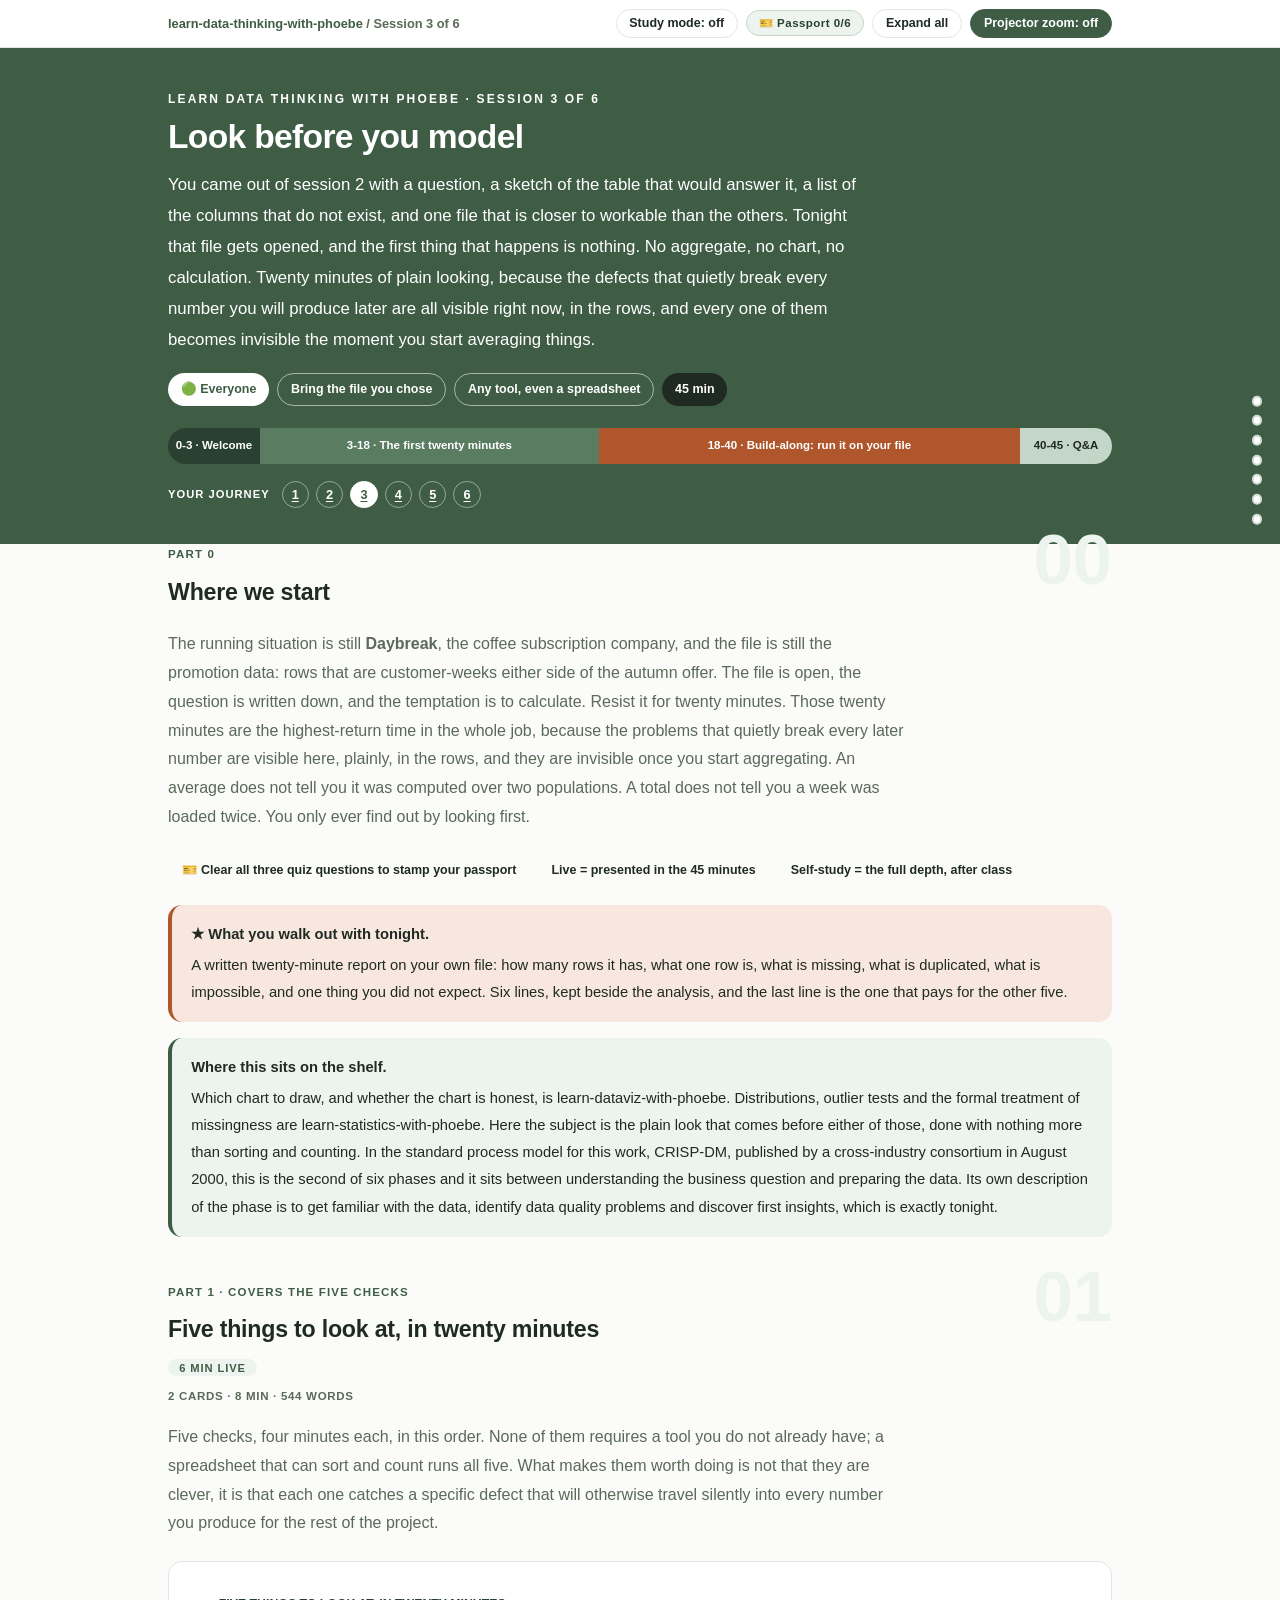
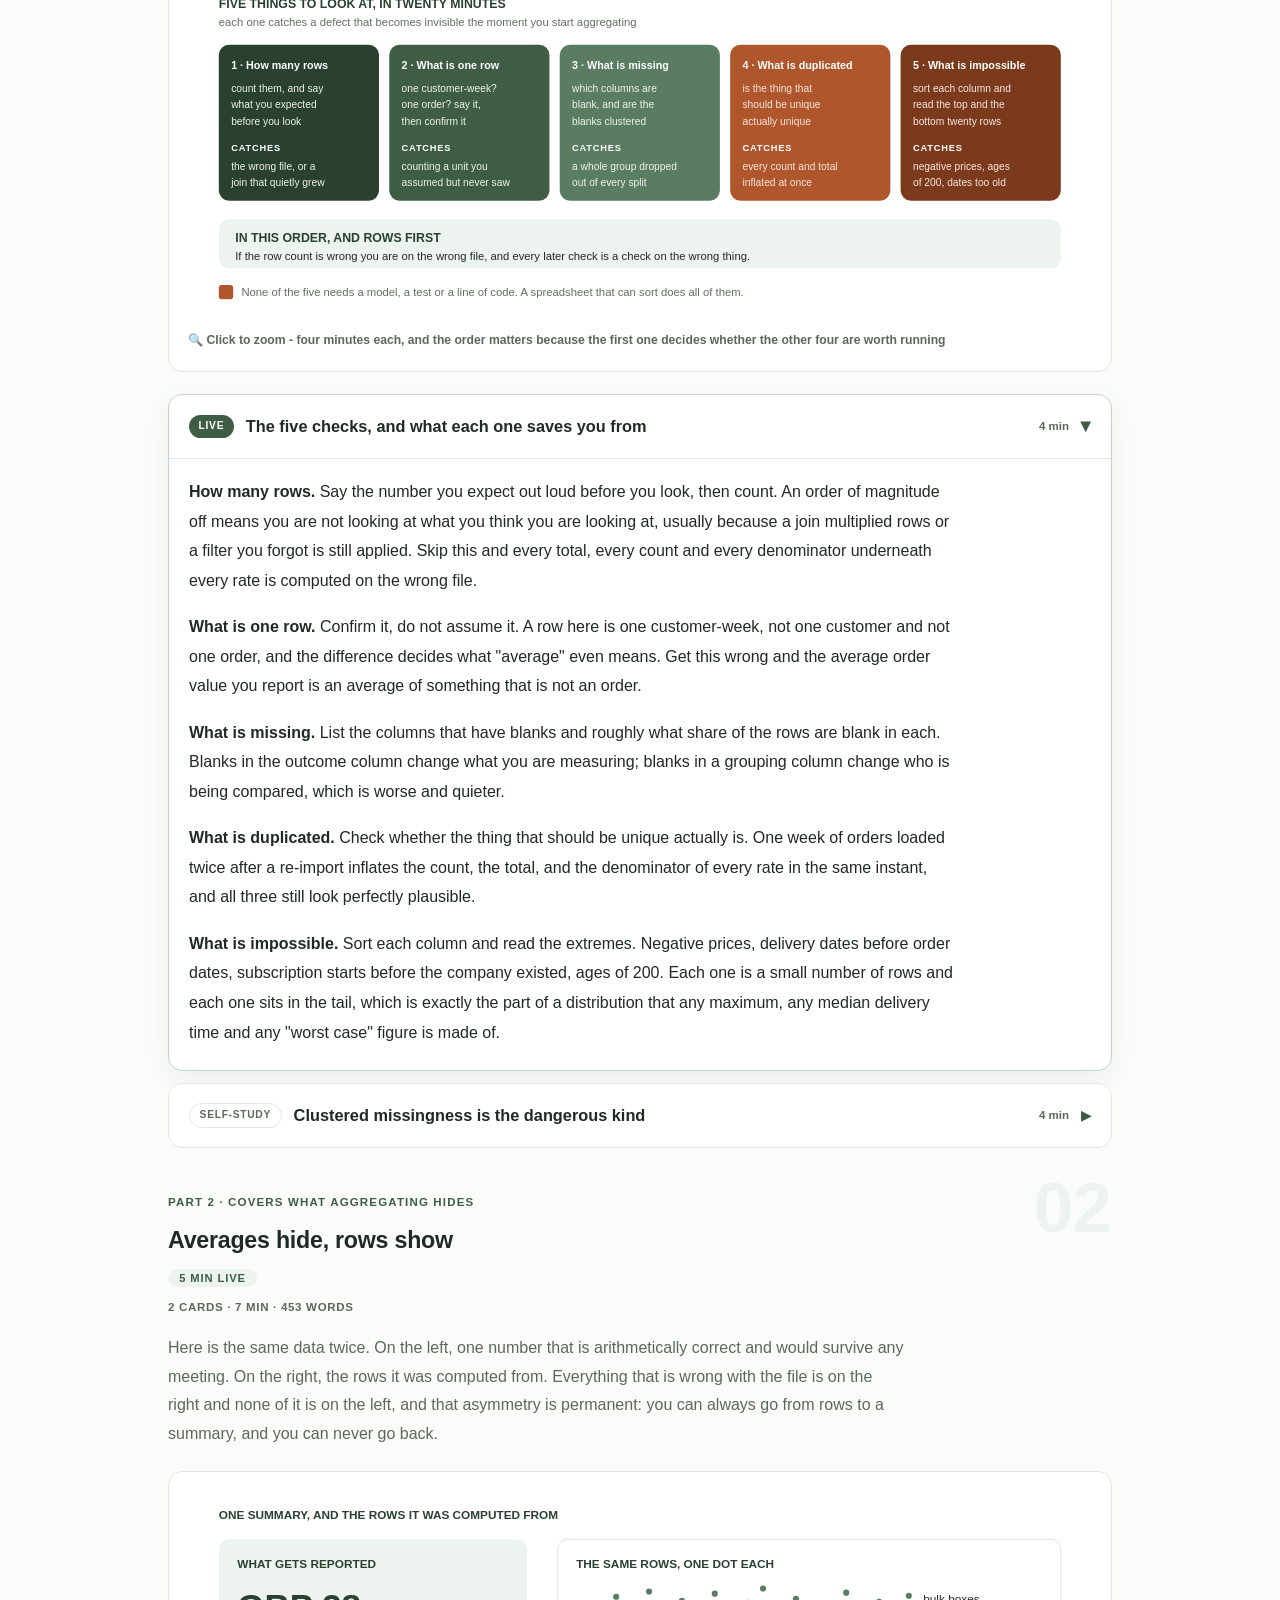
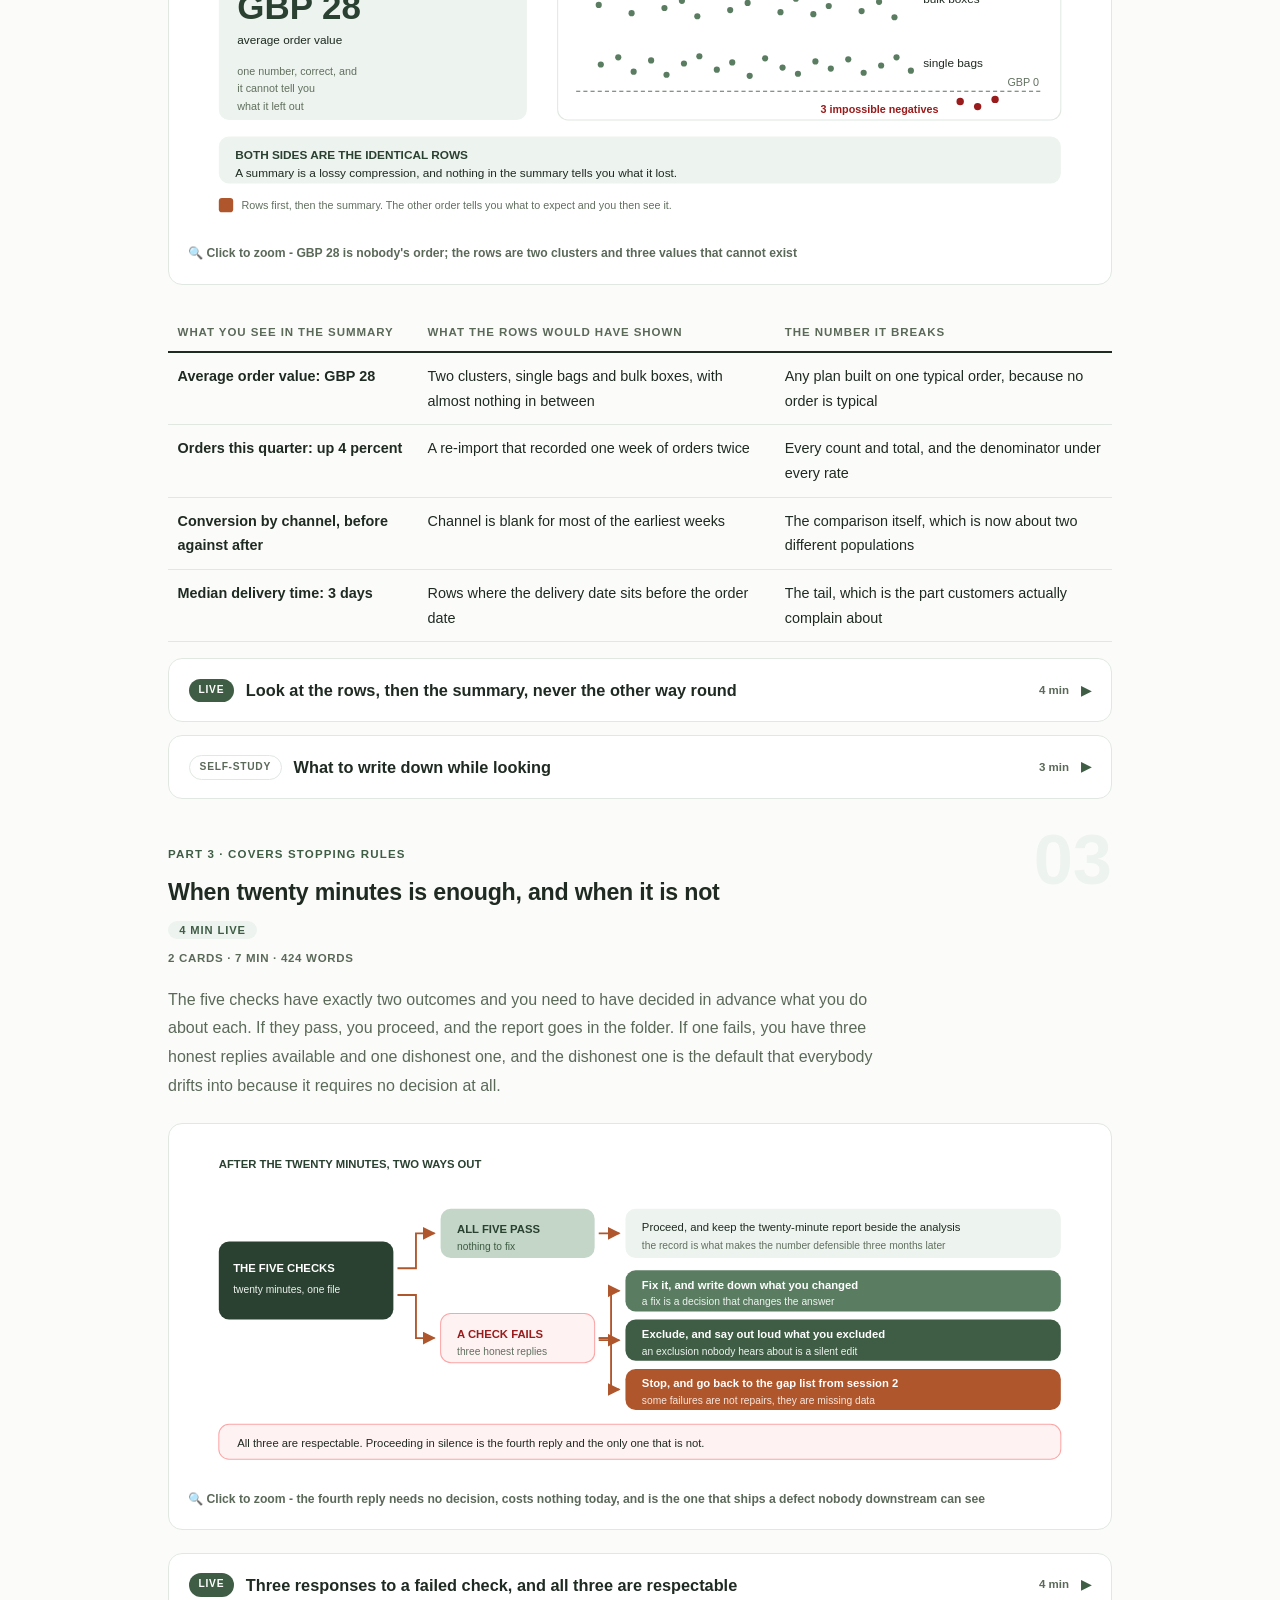
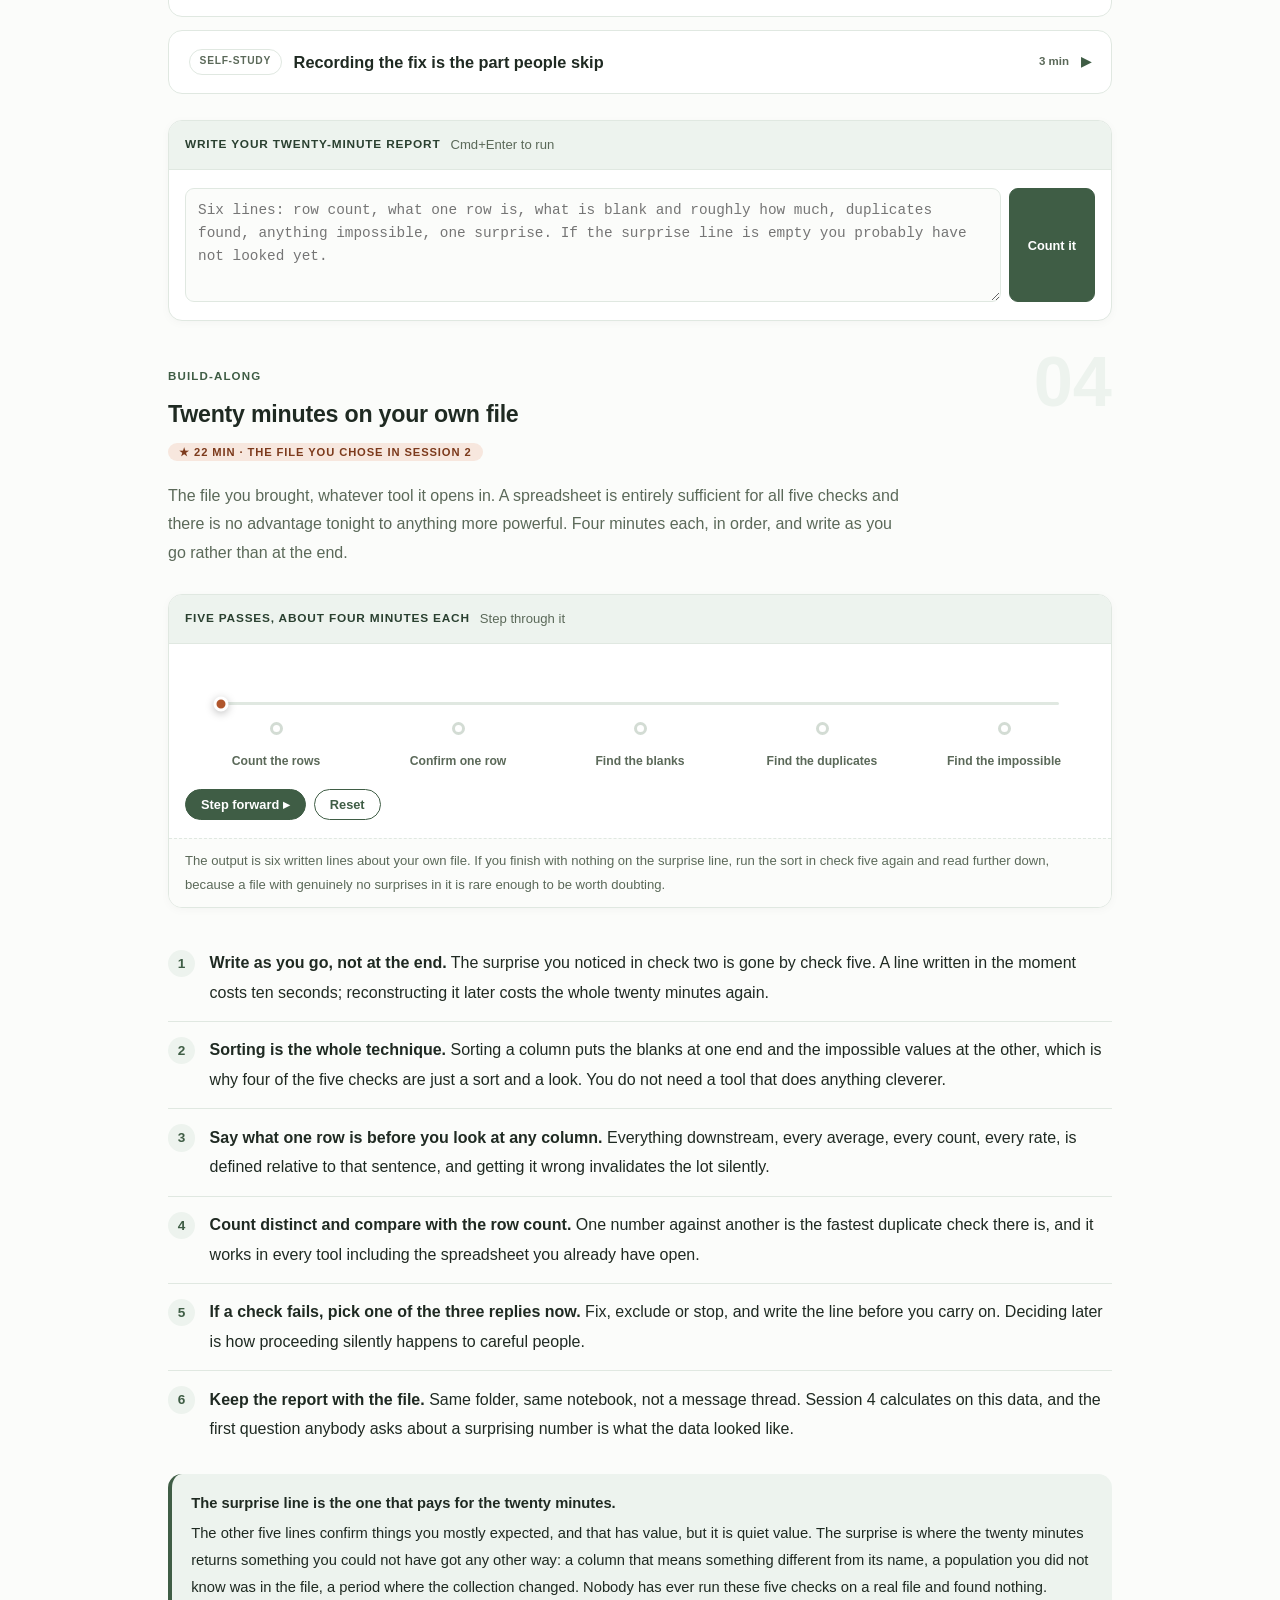
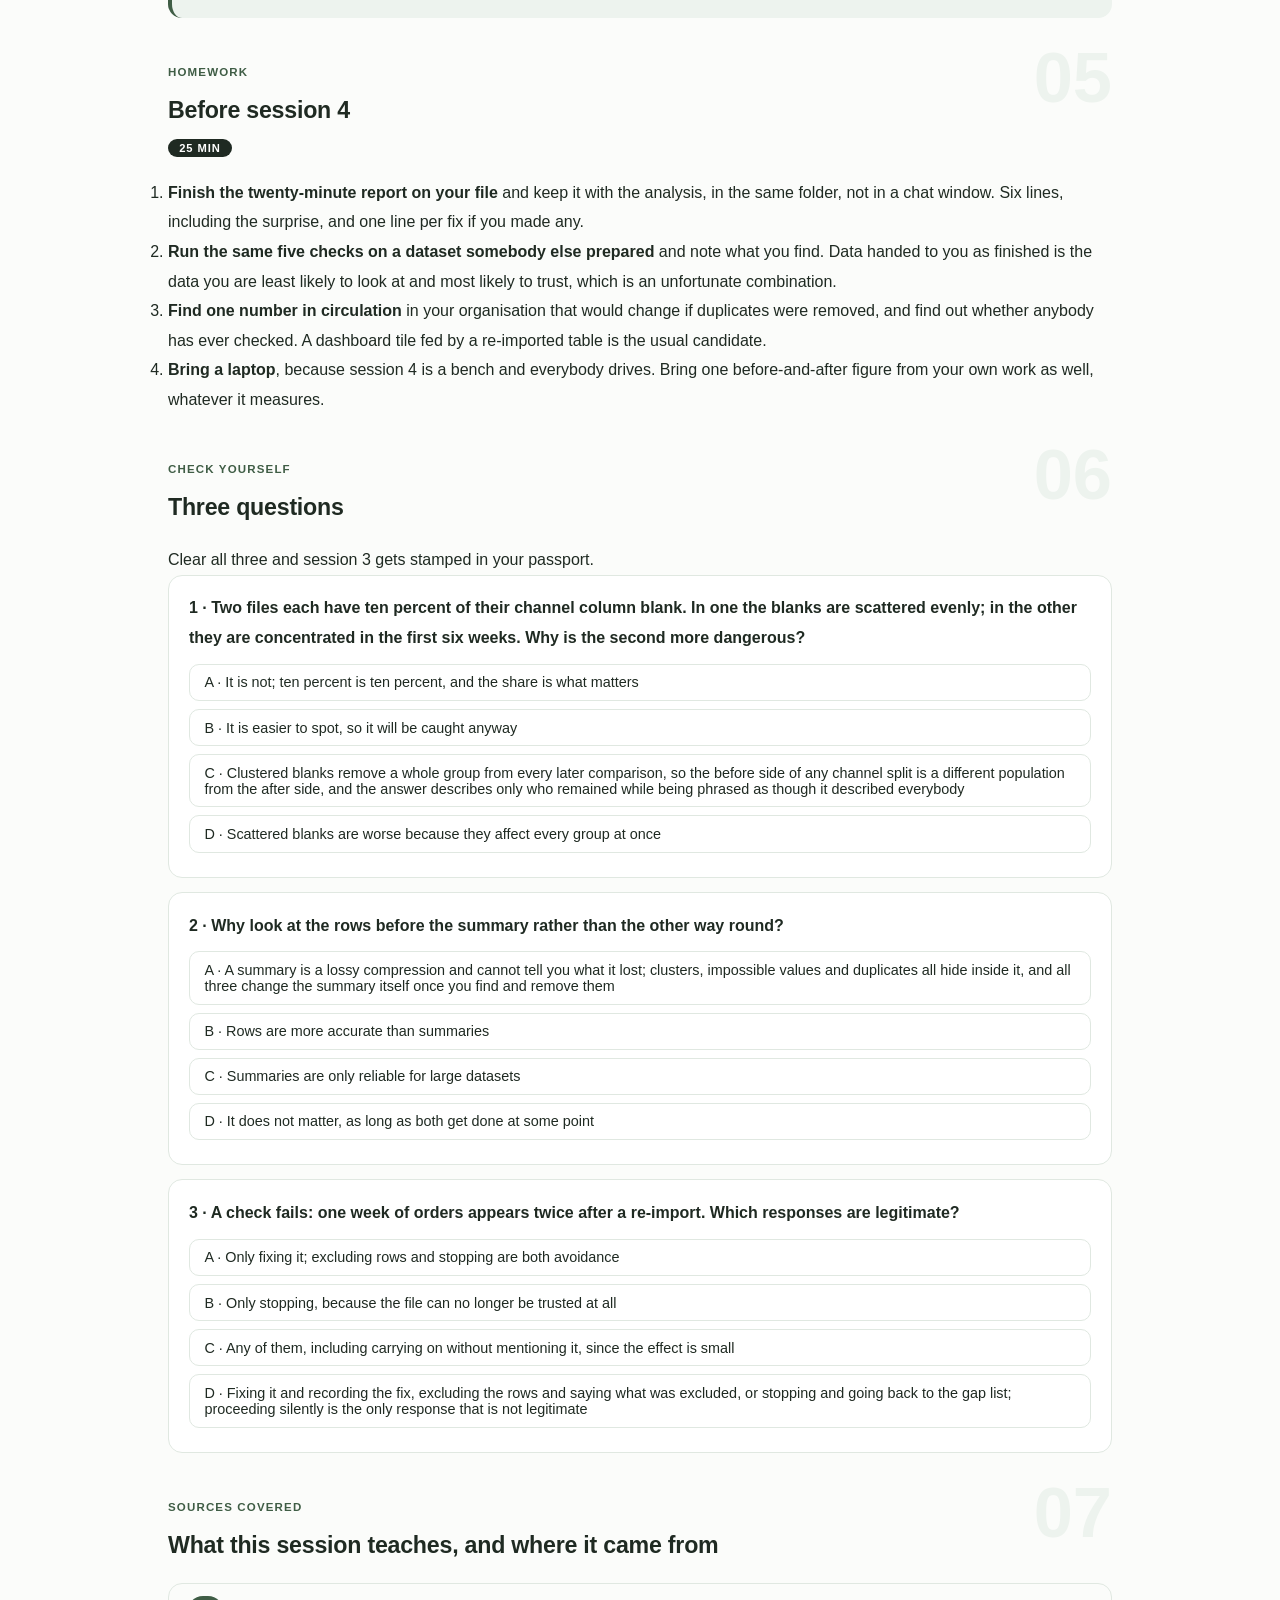
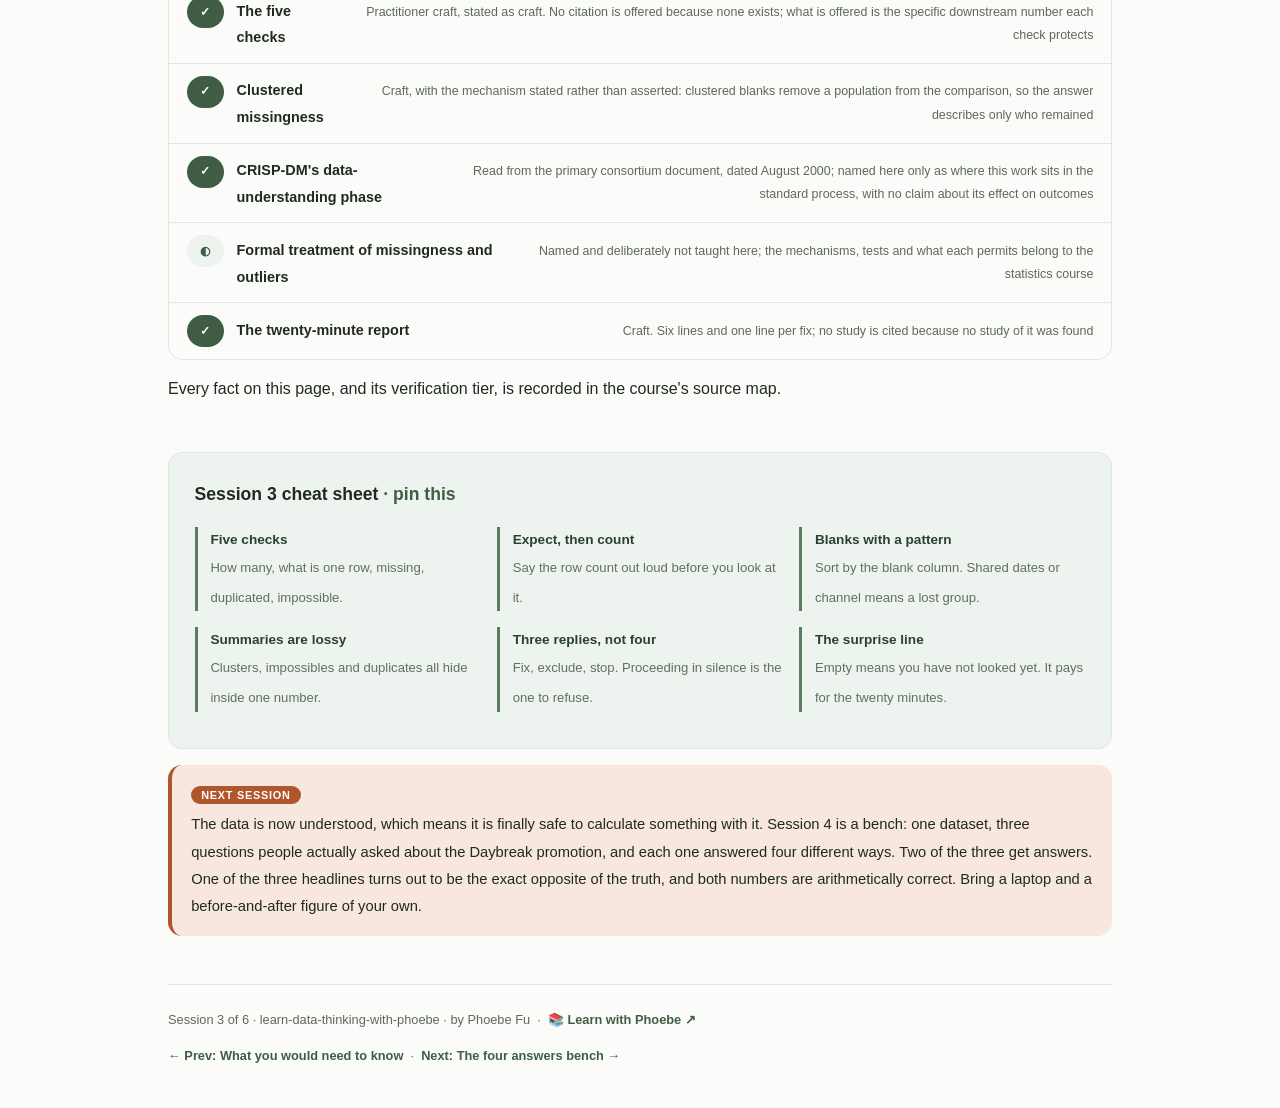
<file: courses/03-look-before-you-model.html>
<!DOCTYPE html>
<html lang="en">
<head>
<meta charset="UTF-8">
<meta name="viewport" content="width=device-width, initial-scale=1.0">
<!-- social:start -->
<meta name="description" content="Session 3 of 6. The file is open and the temptation is to calculate. Twenty minutes of looking first is the highest-return time in the job: how many rows, what one row is, what is missing, what is duplicated, what is impossible.">
<meta property="og:type" content="article">
<meta property="og:site_name" content="Learn with Phoebe">
<meta property="og:title" content="Look before you model - learn data thinking with phoebe">
<meta property="og:description" content="Session 3 of 6. Five checks, twenty minutes, one written report. The defects that quietly break every later number are visible now and invisible once you aggregate.">
<meta property="og:url" content="https://phoebefu6.github.io/learn-data-thinking-with-phoebe/courses/03-look-before-you-model.html">
<meta property="og:image" content="https://phoebefu6.github.io/learn-data-thinking-with-phoebe/assets/og-cover.png">
<meta property="og:image:width" content="1200">
<meta property="og:image:height" content="630">
<meta name="twitter:card" content="summary_large_image">
<meta name="twitter:title" content="Look before you model - learn data thinking with phoebe">
<meta name="twitter:description" content="Session 3 of 6. Averages hide, rows show. Five checks you can run in a spreadsheet, and the six-line report they produce.">
<meta name="twitter:image" content="https://phoebefu6.github.io/learn-data-thinking-with-phoebe/assets/og-cover.png">
<!-- social:end -->
<title>Session 3 · Look before you model - learn data thinking with phoebe</title>
<link rel="stylesheet" href="../assets/style.css?v=22">
</head>
<body>

<div class="toolbar">
  <div class="wrap">
    <span class="crumb"><a href="../index.html">learn-data-thinking-with-phoebe</a> / Session 3 of 6</span>
    <button class="btn" id="toggle-all" type="button">Expand all</button>
    <button class="btn primary" id="zoom-toggle" type="button">Projector zoom: off</button>
  </div>
</div>

<header class="masthead">
  <div class="wrap">
    <div class="eyebrow">Learn Data Thinking with Phoebe · Session 3 of 6</div>
    <h1>Look before <span class="accent">you model</span></h1>
    <p class="sub">You came out of session 2 with a question, a sketch of the table that would answer it, a list of the columns that do not exist, and one file that is closer to workable than the others. Tonight that file gets opened, and the first thing that happens is nothing. No aggregate, no chart, no calculation. Twenty minutes of plain looking, because the defects that quietly break every number you will produce later are all visible right now, in the rows, and every one of them becomes invisible the moment you start averaging things.</p>
    <div class="chip-row">
      <span class="chip level">🟢 Everyone</span>
      <span class="chip audience">Bring the file you chose</span>
      <span class="chip audience">Any tool, even a spreadsheet</span>
      <span class="chip time">45 min</span>
    </div>
    <div class="agenda">
      <span class="a1" style="flex:1">0-3 · Welcome</span>
      <span class="a2" style="flex:4">3-18 · The first twenty minutes</span>
      <span class="a3" style="flex:5">18-40 · Build-along: run it on your file</span>
      <span class="a4" style="flex:1">40-45 · Q&amp;A</span>
    </div>
  </div>
</header>

<main class="wrap">

  <section class="section" id="intro">
    <div class="section-kicker">
      <span class="klabel">Part 0</span>
      <h2>Where we start</h2>
    </div>
    <p class="lede">The running situation is still <strong>Daybreak</strong>, the coffee subscription company, and the file is still the promotion data: rows that are customer-weeks either side of the autumn offer. The file is open, the question is written down, and the temptation is to calculate. Resist it for twenty minutes. Those twenty minutes are the highest-return time in the whole job, because the problems that quietly break every later number are visible here, plainly, in the rows, and they are invisible once you start aggregating. An average does not tell you it was computed over two populations. A total does not tell you a week was loaded twice. You only ever find out by looking first.</p>

    <div class="legend">
      <span class="pill">🎫 Clear all three quiz questions to stamp your passport</span>
      <span class="pill">Live = presented in the 45 minutes</span>
      <span class="pill">Self-study = the full depth, after class</span>
    </div>

    <div class="callout win">
      <p><strong>★ What you walk out with tonight.</strong> A written twenty-minute report on your own file: how many rows it has, what one row is, what is missing, what is duplicated, what is impossible, and one thing you did not expect. Six lines, kept beside the analysis, and the last line is the one that pays for the other five.</p>
    </div>

    <div class="callout tip">
      <p><strong>Where this sits on the shelf.</strong> Which chart to draw, and whether the chart is honest, is <span class="mono">learn-dataviz-with-phoebe</span>. Distributions, outlier tests and the formal treatment of missingness are <span class="mono">learn-statistics-with-phoebe</span>. Here the subject is the plain look that comes before either of those, done with nothing more than sorting and counting. In the standard process model for this work, CRISP-DM, published by a cross-industry consortium in August 2000, this is the second of six phases and it sits between understanding the business question and preparing the data. Its own description of the phase is to get familiar with the data, identify data quality problems and discover first insights, which is exactly tonight.</p>
    </div>
  </section>

  <section class="section" id="part-1">
    <div class="section-kicker">
      <span class="klabel">Part 1 · covers the five checks</span>
      <h2>Five things to look at, in twenty minutes</h2>
      <span class="tag concept">6 min live</span>
    </div>
    <p class="lede">Five checks, four minutes each, in this order. None of them requires a tool you do not already have; a spreadsheet that can sort and count runs all five. What makes them worth doing is not that they are clever, it is that each one catches a specific defect that will otherwise travel silently into every number you produce for the rest of the project.</p>

    <figure class="zoomable">
      <svg viewBox="0 0 880 330" xmlns="http://www.w3.org/2000/svg" role="img" aria-label="Five numbered panels in a row, one per check: how many rows, what is one row, what is missing, what is duplicated, what is impossible, each with what it catches, and a note that rows are counted first because a wrong count means a wrong file">
        <style>
          .d3aH { font: 800 12px Inter, sans-serif; fill: #2A4030; }
          .d3aP { font: 800 10.5px Inter, sans-serif; fill: #FFFFFF; }
          .d3aW { font: 400 10px Inter, sans-serif; fill: #EDF3EE; }
          .d3aC { font: 400 10px Inter, sans-serif; fill: #F7E7DE; }
          .d3aK { font: 800 9px Inter, sans-serif; fill: #FFFFFF; letter-spacing: .09em; }
          .d3aB { font: 400 11px Inter, sans-serif; fill: #1F2A22; }
          .d3aN { font: 400 11px Inter, sans-serif; fill: #61705F; }
        </style>

        <text class="d3aH" x="30" y="26">FIVE THINGS TO LOOK AT, IN TWENTY MINUTES</text>
        <text class="d3aN" x="30" y="44">each one catches a defect that becomes invisible the moment you start aggregating</text>

        <rect x="30" y="62" width="156" height="152" rx="10" fill="#2A4030"/>
        <text class="d3aP" x="42" y="86">1 · How many rows</text>
        <text class="d3aW" x="42" y="108">count them, and say</text>
        <text class="d3aW" x="42" y="124">what you expected</text>
        <text class="d3aW" x="42" y="140">before you look</text>
        <text class="d3aK" x="42" y="166">CATCHES</text>
        <text class="d3aW" x="42" y="184">the wrong file, or a</text>
        <text class="d3aW" x="42" y="200">join that quietly grew</text>

        <rect x="196" y="62" width="156" height="152" rx="10" fill="#3F5D45"/>
        <text class="d3aP" x="208" y="86">2 · What is one row</text>
        <text class="d3aW" x="208" y="108">one customer-week?</text>
        <text class="d3aW" x="208" y="124">one order? say it,</text>
        <text class="d3aW" x="208" y="140">then confirm it</text>
        <text class="d3aK" x="208" y="166">CATCHES</text>
        <text class="d3aW" x="208" y="184">counting a unit you</text>
        <text class="d3aW" x="208" y="200">assumed but never saw</text>

        <rect x="362" y="62" width="156" height="152" rx="10" fill="#5A7D62"/>
        <text class="d3aP" x="374" y="86">3 · What is missing</text>
        <text class="d3aW" x="374" y="108">which columns are</text>
        <text class="d3aW" x="374" y="124">blank, and are the</text>
        <text class="d3aW" x="374" y="140">blanks clustered</text>
        <text class="d3aK" x="374" y="166">CATCHES</text>
        <text class="d3aW" x="374" y="184">a whole group dropped</text>
        <text class="d3aW" x="374" y="200">out of every split</text>

        <rect x="528" y="62" width="156" height="152" rx="10" fill="#B0562C"/>
        <text class="d3aP" x="540" y="86">4 · What is duplicated</text>
        <text class="d3aC" x="540" y="108">is the thing that</text>
        <text class="d3aC" x="540" y="124">should be unique</text>
        <text class="d3aC" x="540" y="140">actually unique</text>
        <text class="d3aK" x="540" y="166">CATCHES</text>
        <text class="d3aC" x="540" y="184">every count and total</text>
        <text class="d3aC" x="540" y="200">inflated at once</text>

        <rect x="694" y="62" width="156" height="152" rx="10" fill="#7C3A1C"/>
        <text class="d3aP" x="706" y="86">5 · What is impossible</text>
        <text class="d3aC" x="706" y="108">sort each column and</text>
        <text class="d3aC" x="706" y="124">read the top and the</text>
        <text class="d3aC" x="706" y="140">bottom twenty rows</text>
        <text class="d3aK" x="706" y="166">CATCHES</text>
        <text class="d3aC" x="706" y="184">negative prices, ages</text>
        <text class="d3aC" x="706" y="200">of 200, dates too old</text>

        <rect x="30" y="232" width="820" height="48" rx="10" fill="#EDF3EE"/>
        <text class="d3aH" x="46" y="254">IN THIS ORDER, AND ROWS FIRST</text>
        <text class="d3aB" x="46" y="272">If the row count is wrong you are on the wrong file, and every later check is a check on the wrong thing.</text>

        <rect x="30" y="296" width="14" height="14" rx="3" fill="#B0562C"/>
        <text class="d3aN" x="52" y="307">None of the five needs a model, a test or a line of code. A spreadsheet that can sort does all of them.</text>
      </svg>
      <figcaption>🔍 Click to zoom - four minutes each, and the order matters because the first one decides whether the other four are worth running</figcaption>
    </figure>

    <details class="card" open>
      <summary><span class="mode live">Live</span>The five checks, and what each one saves you from<span class="mini">4 min</span><span class="caret">▶</span></summary>
      <div class="body">
        <p><strong>How many rows.</strong> Say the number you expect out loud before you look, then count. An order of magnitude off means you are not looking at what you think you are looking at, usually because a join multiplied rows or a filter you forgot is still applied. Skip this and every total, every count and every denominator underneath every rate is computed on the wrong file.</p>
        <p><strong>What is one row.</strong> Confirm it, do not assume it. A row here is one customer-week, not one customer and not one order, and the difference decides what "average" even means. Get this wrong and the average order value you report is an average of something that is not an order.</p>
        <p><strong>What is missing.</strong> List the columns that have blanks and roughly what share of the rows are blank in each. Blanks in the outcome column change what you are measuring; blanks in a grouping column change who is being compared, which is worse and quieter.</p>
        <p><strong>What is duplicated.</strong> Check whether the thing that should be unique actually is. One week of orders loaded twice after a re-import inflates the count, the total, and the denominator of every rate in the same instant, and all three still look perfectly plausible.</p>
        <p><strong>What is impossible.</strong> Sort each column and read the extremes. Negative prices, delivery dates before order dates, subscription starts before the company existed, ages of 200. Each one is a small number of rows and each one sits in the tail, which is exactly the part of a distribution that any maximum, any median delivery time and any "worst case" figure is made of.</p>
      </div>
    </details>

    <details class="card">
      <summary><span class="mode self">Self-study</span>Clustered missingness is the dangerous kind<span class="mini">4 min</span><span class="caret">▶</span></summary>
      <div class="body">
        <p>Not all blanks are equal, and the share of blanks tells you almost nothing on its own. Blanks spread evenly across the file are an annoyance: you lose a bit of data, the rows you lose look like the rows you keep, and the shape of the answer survives.</p>
        <p>Blanks concentrated in one group, one time period or one channel are a different thing entirely. They do not reduce your data, they <em>remove a population from every later comparison</em>, and nothing in the output says so. The answer you produce then describes only who remained, but it is phrased as though it described everybody.</p>
        <p>The Daybreak-shaped version: suppose the channel column is blank for most of the earliest weeks, because channel tagging was switched on partway through the period. Now every before-and-after comparison split by channel is quietly comparing two different populations. The "before" side is whatever subset happened to be tagged, the "after" side is everybody, and the difference between them contains a real effect and a change in who is included, mixed together with no way to separate them after the fact.</p>
        <p>So the check is not "how many blanks". The check is: <strong>sort by the blank column and look at what else those rows have in common.</strong> If the blanks share a date range, a channel, a region or a source system, write that down in capital letters, because it constrains every comparison you are about to make. The formal treatment of missingness, the named mechanisms and what you are allowed to do about each, belongs to <span class="mono">learn-statistics-with-phoebe</span>; what belongs here is noticing that the blanks have a pattern at all.</p>
      </div>
    </details>
  </section>

  <section class="section" id="part-2">
    <div class="section-kicker">
      <span class="klabel">Part 2 · covers what aggregating hides</span>
      <h2>Averages hide, rows show</h2>
      <span class="tag concept">5 min live</span>
    </div>
    <p class="lede">Here is the same data twice. On the left, one number that is arithmetically correct and would survive any meeting. On the right, the rows it was computed from. Everything that is wrong with the file is on the right and none of it is on the left, and that asymmetry is permanent: you can always go from rows to a summary, and you can never go back.</p>

    <figure class="zoomable">
      <svg viewBox="0 0 880 332" xmlns="http://www.w3.org/2000/svg" role="img" aria-label="On the left a single reported average order value of 28 pounds, on the right the identical rows drawn one dot each, showing two separate clusters and three impossible negative values below a zero line">
        <style>
          .d3bH { font: 800 11.5px Inter, sans-serif; fill: #2A4030; }
          .d3bBig { font: 800 34px Inter, sans-serif; fill: #2A4030; }
          .d3bB { font: 400 11.5px Inter, sans-serif; fill: #1F2A22; }
          .d3bN { font: 400 10.5px Inter, sans-serif; fill: #61705F; }
          .d3bR { font: 800 10.5px Inter, sans-serif; fill: #991B1B; }
          .d3bD { fill: #5A7D62; }
          .d3bX { fill: #991B1B; }
        </style>

        <text class="d3bH" x="30" y="26">ONE SUMMARY, AND THE ROWS IT WAS COMPUTED FROM</text>

        <rect x="30" y="46" width="300" height="176" rx="10" fill="#EDF3EE"/>
        <text class="d3bH" x="48" y="74">WHAT GETS REPORTED</text>
        <text class="d3bBig" x="48" y="124">GBP 28</text>
        <text class="d3bB" x="48" y="148">average order value</text>
        <text class="d3bN" x="48" y="178">one number, correct, and</text>
        <text class="d3bN" x="48" y="195">it cannot tell you</text>
        <text class="d3bN" x="48" y="212">what it left out</text>

        <rect x="360" y="46" width="490" height="176" rx="10" fill="#FFFFFF" stroke="#E0E8E1"/>
        <text class="d3bH" x="378" y="74">THE SAME ROWS, ONE DOT EACH</text>

        <line x1="378" y1="194" x2="832" y2="194" stroke="#61705F" stroke-dasharray="4 3"/>
        <text class="d3bN" x="798" y="189">GBP 0</text>

        <circle class="d3bD" cx="400" cy="110" r="3"/><circle class="d3bD" cx="417" cy="102" r="3"/>
        <circle class="d3bD" cx="432" cy="118" r="3"/><circle class="d3bD" cx="449" cy="97" r="3"/>
        <circle class="d3bD" cx="464" cy="113" r="3"/><circle class="d3bD" cx="481" cy="106" r="3"/>
        <circle class="d3bD" cx="496" cy="121" r="3"/><circle class="d3bD" cx="513" cy="99" r="3"/>
        <circle class="d3bD" cx="528" cy="115" r="3"/><circle class="d3bD" cx="545" cy="108" r="3"/>
        <circle class="d3bD" cx="560" cy="94" r="3"/><circle class="d3bD" cx="577" cy="117" r="3"/>
        <circle class="d3bD" cx="592" cy="104" r="3"/><circle class="d3bD" cx="609" cy="119" r="3"/>
        <circle class="d3bD" cx="624" cy="111" r="3"/><circle class="d3bD" cx="641" cy="98" r="3"/>
        <circle class="d3bD" cx="656" cy="116" r="3"/><circle class="d3bD" cx="673" cy="107" r="3"/>
        <circle class="d3bD" cx="688" cy="122" r="3"/><circle class="d3bD" cx="702" cy="101" r="3"/>

        <circle class="d3bD" cx="402" cy="168" r="3"/><circle class="d3bD" cx="419" cy="161" r="3"/>
        <circle class="d3bD" cx="434" cy="175" r="3"/><circle class="d3bD" cx="451" cy="164" r="3"/>
        <circle class="d3bD" cx="466" cy="178" r="3"/><circle class="d3bD" cx="483" cy="167" r="3"/>
        <circle class="d3bD" cx="498" cy="160" r="3"/><circle class="d3bD" cx="515" cy="173" r="3"/>
        <circle class="d3bD" cx="530" cy="166" r="3"/><circle class="d3bD" cx="547" cy="179" r="3"/>
        <circle class="d3bD" cx="562" cy="162" r="3"/><circle class="d3bD" cx="579" cy="171" r="3"/>
        <circle class="d3bD" cx="594" cy="177" r="3"/><circle class="d3bD" cx="611" cy="165" r="3"/>
        <circle class="d3bD" cx="626" cy="172" r="3"/><circle class="d3bD" cx="643" cy="163" r="3"/>
        <circle class="d3bD" cx="658" cy="176" r="3"/><circle class="d3bD" cx="675" cy="169" r="3"/>
        <circle class="d3bD" cx="690" cy="161" r="3"/><circle class="d3bD" cx="704" cy="174" r="3"/>

        <circle class="d3bX" cx="752" cy="204" r="3.6"/><circle class="d3bX" cx="769" cy="209" r="3.6"/>
        <circle class="d3bX" cx="786" cy="202" r="3.6"/>

        <text class="d3bB" x="716" y="108">bulk boxes</text>
        <text class="d3bB" x="716" y="170">single bags</text>
        <text class="d3bR" x="616" y="215">3 impossible negatives</text>

        <rect x="30" y="238" width="820" height="46" rx="10" fill="#EDF3EE"/>
        <text class="d3bH" x="46" y="260">BOTH SIDES ARE THE IDENTICAL ROWS</text>
        <text class="d3bB" x="46" y="278">A summary is a lossy compression, and nothing in the summary tells you what it lost.</text>

        <rect x="30" y="298" width="14" height="14" rx="3" fill="#B0562C"/>
        <text class="d3bN" x="52" y="309">Rows first, then the summary. The other order tells you what to expect and you then see it.</text>
      </svg>
      <figcaption>🔍 Click to zoom - GBP 28 is nobody's order; the rows are two clusters and three values that cannot exist</figcaption>
    </figure>

    <table class="clean">
      <tr><th>What you see in the summary</th><th>What the rows would have shown</th><th>The number it breaks</th></tr>
      <tr><td>Average order value: GBP 28</td><td>Two clusters, single bags and bulk boxes, with almost nothing in between</td><td>Any plan built on one typical order, because no order is typical</td></tr>
      <tr><td>Orders this quarter: up 4 percent</td><td>A re-import that recorded one week of orders twice</td><td>Every count and total, and the denominator under every rate</td></tr>
      <tr><td>Conversion by channel, before against after</td><td>Channel is blank for most of the earliest weeks</td><td>The comparison itself, which is now about two different populations</td></tr>
      <tr><td>Median delivery time: 3 days</td><td>Rows where the delivery date sits before the order date</td><td>The tail, which is the part customers actually complain about</td></tr>
    </table>

    <details class="card">
      <summary><span class="mode live">Live</span>Look at the rows, then the summary, never the other way round<span class="mini">4 min</span><span class="caret">▶</span></summary>
      <div class="body">
        <p>A summary is a lossy compression of the rows. That is not a criticism, it is the entire point of a summary, and it is why they are useful. What matters is the consequence: <strong>you cannot tell from the summary what it lost.</strong> Twenty-eight pounds is compatible with a file where every order is twenty-eight pounds, and equally compatible with a file that is half nine-pound bags and half forty-seven-pound boxes with nothing in the middle. The number is identical. The business is not.</p>
        <p>Three specific things hide inside a summary, and all three change the summary itself once you find them. <strong>Clusters:</strong> two populations averaged into a middle that describes neither, so the "typical customer" you plan around does not exist. <strong>Impossible values:</strong> a handful of negatives or absurd dates that drag a mean, and that live in the tail where maximums and percentiles are made. <strong>Duplicates:</strong> rows counted twice, which move the count, the total and the average all at once.</p>
        <p>Remove any of the three and the summary moves. That is the proof that the summary was never independent of the defects; it was quietly made out of them. Which is why the order is rows first, summary second, and never the reverse. Looking at the summary first tells you what to expect, and once you expect something you will find it in the rows, and you will stop looking.</p>
      </div>
    </details>

    <details class="card">
      <summary><span class="mode self">Self-study</span>What to write down while looking<span class="mini">3 min</span><span class="caret">▶</span></summary>
      <div class="body">
        <p>A short written record beats a remembered one, and it beats it by a wide margin, because what you remember three weeks later is the conclusion and not the caveats. Six lines is enough:</p>
        <ol>
          <li><strong>Row count</strong>, and what you expected before you counted.</li>
          <li><strong>What one row is</strong>, stated as a sentence, and how you confirmed it.</li>
          <li><strong>Columns with blanks</strong>, roughly what share, and whether the blanks cluster.</li>
          <li><strong>Duplicate check</strong>, what you checked for uniqueness and what came back.</li>
          <li><strong>Anything impossible</strong>, how many rows, and which column.</li>
          <li><strong>One surprise.</strong> Something you did not expect to see.</li>
        </ol>
        <p>Keep it with the analysis, in the same folder or the same notebook, not in a message thread. This is the thing you will be asked for when somebody challenges a number three months later, and by then the file will have been refreshed, the blanks may have been backfilled, and you will have no way of reconstructing what the data looked like on the day you used it.</p>
        <div class="callout example">
          <span class="ex-pill">Real world</span>
          <p>The most common version of being challenged is not an accusation, it is somebody rerunning your query six months on and getting a different number. Without the report you have no way to tell whether the business changed, the data changed, or you made a mistake. With it, that is usually a five-minute conversation.</p>
        </div>
      </div>
    </details>
  </section>

  <section class="section" id="part-3">
    <div class="section-kicker">
      <span class="klabel">Part 3 · covers stopping rules</span>
      <h2>When twenty minutes is enough, and when it is not</h2>
      <span class="tag concept">4 min live</span>
    </div>
    <p class="lede">The five checks have exactly two outcomes and you need to have decided in advance what you do about each. If they pass, you proceed, and the report goes in the folder. If one fails, you have three honest replies available and one dishonest one, and the dishonest one is the default that everybody drifts into because it requires no decision at all.</p>

    <figure class="zoomable">
      <svg viewBox="0 0 880 326" xmlns="http://www.w3.org/2000/svg" role="img" aria-label="A two-outcome flow from the five checks: if all five pass, proceed and keep the report; if a check fails, three responses - fix it and record the fix, exclude and say what you excluded, or stop and go back to the gap list - with a note that proceeding silently is the only response that is not respectable">
        <style>
          .d3cH { font: 800 11px Inter, sans-serif; fill: #2A4030; }
          .d3cT { font: 800 11px Inter, sans-serif; fill: #FFFFFF; }
          .d3cW { font: 400 10px Inter, sans-serif; fill: #EDF3EE; }
          .d3cC { font: 400 10px Inter, sans-serif; fill: #F7E7DE; }
          .d3cB { font: 400 11px Inter, sans-serif; fill: #1F2A22; }
          .d3cN { font: 400 10px Inter, sans-serif; fill: #61705F; }
          .d3cD { font: 400 10px Inter, sans-serif; fill: #3F5D45; }
          .d3cR { font: 800 11px Inter, sans-serif; fill: #991B1B; }
          .d3cE { fill: none; stroke: #B0562C; stroke-width: 1.8; }
        </style>
        <defs>
          <marker id="d3c-arr" viewBox="0 0 10 10" refX="9" refY="5" markerWidth="7" markerHeight="7" orient="auto-start-reverse">
            <path d="M0 0 L10 5 L0 10 z" fill="#B0562C"/>
          </marker>
        </defs>

        <text class="d3cH" x="30" y="24">AFTER THE TWENTY MINUTES, TWO WAYS OUT</text>

        <rect x="30" y="96" width="170" height="76" rx="10" fill="#2A4030"/>
        <text class="d3cT" x="44" y="126">THE FIVE CHECKS</text>
        <text class="d3cW" x="44" y="146">twenty minutes, one file</text>

        <path class="d3cE" d="M204 122 L222 122 L222 88 L240 88" marker-end="url(#d3c-arr)"/>
        <path class="d3cE" d="M204 148 L222 148 L222 190 L240 190" marker-end="url(#d3c-arr)"/>

        <rect x="246" y="64" width="150" height="48" rx="10" fill="#C3D6C7"/>
        <text class="d3cH" x="262" y="88">ALL FIVE PASS</text>
        <text class="d3cD" x="262" y="104">nothing to fix</text>

        <path class="d3cE" d="M400 88 L420 88" marker-end="url(#d3c-arr)"/>

        <rect x="426" y="64" width="424" height="48" rx="10" fill="#EDF3EE"/>
        <text class="d3cB" x="442" y="86">Proceed, and keep the twenty-minute report beside the analysis</text>
        <text class="d3cN" x="442" y="103">the record is what makes the number defensible three months later</text>

        <rect x="246" y="166" width="150" height="48" rx="10" fill="#FEF2F2" stroke="#FCA5A5"/>
        <text class="d3cR" x="262" y="190">A CHECK FAILS</text>
        <text class="d3cN" x="262" y="206">three honest replies</text>

        <path class="d3cE" d="M400 190 L412 190 L412 144 L420 144" marker-end="url(#d3c-arr)"/>
        <path class="d3cE" d="M400 192 L420 192" marker-end="url(#d3c-arr)"/>
        <path class="d3cE" d="M400 190 L412 190 L412 240 L420 240" marker-end="url(#d3c-arr)"/>

        <rect x="426" y="124" width="424" height="40" rx="10" fill="#5A7D62"/>
        <text class="d3cT" x="442" y="142">Fix it, and write down what you changed</text>
        <text class="d3cW" x="442" y="158">a fix is a decision that changes the answer</text>

        <rect x="426" y="172" width="424" height="40" rx="10" fill="#3F5D45"/>
        <text class="d3cT" x="442" y="190">Exclude, and say out loud what you excluded</text>
        <text class="d3cW" x="442" y="206">an exclusion nobody hears about is a silent edit</text>

        <rect x="426" y="220" width="424" height="40" rx="10" fill="#B0562C"/>
        <text class="d3cT" x="442" y="238">Stop, and go back to the gap list from session 2</text>
        <text class="d3cC" x="442" y="254">some failures are not repairs, they are missing data</text>

        <rect x="30" y="274" width="820" height="34" rx="10" fill="#FEF2F2" stroke="#FCA5A5"/>
        <text class="d3cB" x="48" y="296">All three are respectable. Proceeding in silence is the fourth reply and the only one that is not.</text>
      </svg>
      <figcaption>🔍 Click to zoom - the fourth reply needs no decision, costs nothing today, and is the one that ships a defect nobody downstream can see</figcaption>
    </figure>

    <details class="card">
      <summary><span class="mode live">Live</span>Three responses to a failed check, and all three are respectable<span class="mini">4 min</span><span class="caret">▶</span></summary>
      <div class="body">
        <p><strong>Fix it.</strong> The duplicate week gets removed, the negative prices get corrected against the source system, the date typo gets repaired. This is the right answer when you know what the correct value is and can say where you got it. It is not the right answer when you are guessing, and the line between the two is whether you can name your source in one sentence.</p>
        <p><strong>Exclude it.</strong> Drop the rows, and state the exclusion as part of the result rather than as a footnote: "computed on 1,140 of 1,186 rows, excluding 46 with no channel recorded". An exclusion said out loud is a limitation. The same exclusion unsaid is a silent edit to the population, and the reader believes they are looking at everybody.</p>
        <p><strong>Stop.</strong> Sometimes the failed check is not a defect at all, it is the gap list from session 2 arriving late. If the column you need is blank for the half of the period you care about, no fix and no exclusion rescues it, and the honest output is a sentence saying what is missing and what would be needed. That sentence is worth more than a number computed on the half that survived.</p>
        <p>What is not respectable is the fourth option, which is to proceed silently. It requires no decision, it costs nothing today, and it produces a number that carries a defect nobody downstream can see, including the version of you who quotes it in six months.</p>
      </div>
    </details>

    <details class="card">
      <summary><span class="mode self">Self-study</span>Recording the fix is the part people skip<span class="mini">3 min</span><span class="caret">▶</span></summary>
      <div class="body">
        <p>Every fix is a decision, and every decision changes the answer. Removing forty-six blank-channel rows changes the denominator. Repairing nine impossible dates changes the median. Dropping a duplicated week changes the total and the growth rate computed from it. None of those changes announce themselves in the output, so the record of them is the only thing that makes the analysis reproducible by anybody, and the person most often defeated by its absence is you.</p>
        <p>The format does not matter and the discipline does: <strong>one line per fix, in the same place as the twenty-minute report.</strong> What you changed, how many rows, and why. "Dropped week 11, duplicated by the 4 Oct re-import, 46 rows" is a complete entry and takes fifteen seconds to write.</p>
        <p>The test of whether the record is good enough is simple. Hand the file and the record to a colleague and ask whether they could reproduce your number without asking you a question. If the answer is no, the missing piece is almost always a fix you made without noticing you were making it.</p>
      </div>
    </details>

    <div class="tryrow" data-fn="wordcount" data-multiline="1" data-title="Write your twenty-minute report" data-hint="Six lines: row count, what one row is, what is blank and roughly how much, duplicates found, anything impossible, one surprise. If the surprise line is empty you probably have not looked yet." data-seed="" data-cta="Count it"></div>
  </section>

  <section class="section" id="demo-1">
    <div class="section-kicker">
      <span class="klabel">Build-along</span>
      <h2>Twenty minutes on your own file</h2>
      <span class="tag demo">★ 22 min · the file you chose in session 2</span>
    </div>
    <p class="lede">The file you brought, whatever tool it opens in. A spreadsheet is entirely sufficient for all five checks and there is no advantage tonight to anything more powerful. Four minutes each, in order, and write as you go rather than at the end.</p>

    <div class="tick" data-stages="Count the rows|Confirm one row|Find the blanks|Find the duplicates|Find the impossible" data-title="Five passes, about four minutes each" data-foot="The output is six written lines about your own file. If you finish with nothing on the surprise line, run the sort in check five again and read further down, because a file with genuinely no surprises in it is rare enough to be worth doubting.">
      <p class="tick-note" data-stage="0"><b>Count the rows.</b> Write down the number you expect first, then count. Note both, and note the gap. If you are an order of magnitude out, stop and find out why before doing anything else, because nothing after this point means anything until that is resolved.</p>
      <p class="tick-note" data-stage="1"><b>Confirm one row.</b> Write the sentence: "one row is one ___". Then prove it: find two rows that should be the same thing, the same customer in the same week, the same order, and check that they really are one row and not two. If they are two, your sentence is wrong and you have just saved yourself a week.</p>
      <p class="tick-note" data-stage="2"><b>Find the blanks.</b> Sort each column and the blanks collect at one end where you can count them. For every column with blanks, sort by that column and look at what else those rows share: a date range, a channel, a source system. A shared pattern goes in the report in capital letters.</p>
      <p class="tick-note" data-stage="3"><b>Find the duplicates.</b> Decide what should be unique, the order id, or the customer plus the week, then check that it is. In a spreadsheet, sort by that combination and look for neighbours that match, or count distinct values and compare with the row count. Equal means clean. Fewer means duplicates.</p>
      <p class="tick-note" data-stage="4"><b>Find the impossible.</b> Sort each column ascending and read the top twenty rows, then descending and read the top twenty again. Negatives where nothing can be negative, dates before the business existed or after today, quantities of zero, text in a number column. Four minutes finds almost all of it.</p>
    </div>

    <div class="steps">
      <div class="step"><p><strong>Write as you go, not at the end.</strong> The surprise you noticed in check two is gone by check five. A line written in the moment costs ten seconds; reconstructing it later costs the whole twenty minutes again.</p></div>
      <div class="step"><p><strong>Sorting is the whole technique.</strong> Sorting a column puts the blanks at one end and the impossible values at the other, which is why four of the five checks are just a sort and a look. You do not need a tool that does anything cleverer.</p></div>
      <div class="step"><p><strong>Say what one row is before you look at any column.</strong> Everything downstream, every average, every count, every rate, is defined relative to that sentence, and getting it wrong invalidates the lot silently.</p></div>
      <div class="step"><p><strong>Count distinct and compare with the row count.</strong> One number against another is the fastest duplicate check there is, and it works in every tool including the spreadsheet you already have open.</p></div>
      <div class="step"><p><strong>If a check fails, pick one of the three replies now.</strong> Fix, exclude or stop, and write the line before you carry on. Deciding later is how proceeding silently happens to careful people.</p></div>
      <div class="step"><p><strong>Keep the report with the file.</strong> Same folder, same notebook, not a message thread. Session 4 calculates on this data, and the first question anybody asks about a surprising number is what the data looked like.</p></div>
    </div>

    <div class="callout tip">
      <p><strong>The surprise line is the one that pays for the twenty minutes.</strong> The other five lines confirm things you mostly expected, and that has value, but it is quiet value. The surprise is where the twenty minutes returns something you could not have got any other way: a column that means something different from its name, a population you did not know was in the file, a period where the collection changed. Nobody has ever run these five checks on a real file and found nothing.</p>
    </div>
  </section>

  <section class="section" id="exercise">
    <div class="section-kicker">
      <span class="klabel">Homework</span>
      <h2>Before session 4</h2>
      <span class="tag exercise">25 min</span>
    </div>
    <ol>
      <li><strong>Finish the twenty-minute report on your file</strong> and keep it with the analysis, in the same folder, not in a chat window. Six lines, including the surprise, and one line per fix if you made any.</li>
      <li><strong>Run the same five checks on a dataset somebody else prepared</strong> and note what you find. Data handed to you as finished is the data you are least likely to look at and most likely to trust, which is an unfortunate combination.</li>
      <li><strong>Find one number in circulation</strong> in your organisation that would change if duplicates were removed, and find out whether anybody has ever checked. A dashboard tile fed by a re-imported table is the usual candidate.</li>
      <li><strong>Bring a laptop</strong>, because session 4 is a bench and everybody drives. Bring one before-and-after figure from your own work as well, whatever it measures.</li>
    </ol>
  </section>

  <section class="section" id="quiz">
    <div class="section-kicker">
      <span class="klabel">Check yourself</span>
      <h2>Three questions</h2>
    </div>
    <p>Clear all three and session 3 gets stamped in your passport.</p>

    <div class="quiz-q" data-answer="2">
      <p class="qtext">1 · Two files each have ten percent of their channel column blank. In one the blanks are scattered evenly; in the other they are concentrated in the first six weeks. Why is the second more dangerous?</p>
      <button class="qopt" type="button">A · It is not; ten percent is ten percent, and the share is what matters</button>
      <button class="qopt" type="button">B · It is easier to spot, so it will be caught anyway</button>
      <button class="qopt" type="button">C · Clustered blanks remove a whole group from every later comparison, so the before side of any channel split is a different population from the after side, and the answer describes only who remained while being phrased as though it described everybody</button>
      <button class="qopt" type="button">D · Scattered blanks are worse because they affect every group at once</button>
      <p class="qwhy">Scattered blanks cost you data but leave the shape of the answer intact, because the rows you lose resemble the rows you keep. Clustered blanks remove a population, and nothing in the output says so. The check is therefore not how many blanks but what the blank rows have in common when you sort by them.</p>
    </div>

    <div class="quiz-q" data-answer="0">
      <p class="qtext">2 · Why look at the rows before the summary rather than the other way round?</p>
      <button class="qopt" type="button">A · A summary is a lossy compression and cannot tell you what it lost; clusters, impossible values and duplicates all hide inside it, and all three change the summary itself once you find and remove them</button>
      <button class="qopt" type="button">B · Rows are more accurate than summaries</button>
      <button class="qopt" type="button">C · Summaries are only reliable for large datasets</button>
      <button class="qopt" type="button">D · It does not matter, as long as both get done at some point</button>
      <p class="qwhy">The same average is compatible with a file where every value is the average and with a file that is two clusters and nothing in between; the number is identical and the business is not. Because removing any of the three hidden defects moves the summary, the summary was never independent of them. And reading the summary first tells you what to expect, after which you will find it and stop looking.</p>
    </div>

    <div class="quiz-q" data-answer="3">
      <p class="qtext">3 · A check fails: one week of orders appears twice after a re-import. Which responses are legitimate?</p>
      <button class="qopt" type="button">A · Only fixing it; excluding rows and stopping are both avoidance</button>
      <button class="qopt" type="button">B · Only stopping, because the file can no longer be trusted at all</button>
      <button class="qopt" type="button">C · Any of them, including carrying on without mentioning it, since the effect is small</button>
      <button class="qopt" type="button">D · Fixing it and recording the fix, excluding the rows and saying what was excluded, or stopping and going back to the gap list; proceeding silently is the only response that is not legitimate</button>
      <p class="qwhy">All three named responses are respectable and which one is right depends on whether you know the correct value, whether the rows can be dropped without changing who is being described, and whether the problem is a defect or a missing column. Proceeding silently requires no decision and costs nothing today, which is exactly why it is the default drift. It ships a defect that nobody downstream can see.</p>
    </div>

    <p class="quiz-score"></p>
  </section>

  <section class="section" id="official">
    <div class="section-kicker">
      <span class="klabel">Sources covered</span>
      <h2>What this session teaches, and where it came from</h2>
    </div>
    <div class="covered">
      <div class="covered-row"><span class="status pill solid">✓</span><span class="name">The five checks</span><span class="note">Practitioner craft, stated as craft. No citation is offered because none exists; what is offered is the specific downstream number each check protects</span></div>
      <div class="covered-row"><span class="status pill solid">✓</span><span class="name">Clustered missingness</span><span class="note">Craft, with the mechanism stated rather than asserted: clustered blanks remove a population from the comparison, so the answer describes only who remained</span></div>
      <div class="covered-row"><span class="status pill solid">✓</span><span class="name">CRISP-DM's data-understanding phase</span><span class="note">Read from the primary consortium document, dated August 2000; named here only as where this work sits in the standard process, with no claim about its effect on outcomes</span></div>
      <div class="covered-row"><span class="status pill light">◐</span><span class="name">Formal treatment of missingness and outliers</span><span class="note">Named and deliberately not taught here; the mechanisms, tests and what each permits belong to the statistics course</span></div>
      <div class="covered-row"><span class="status pill solid">✓</span><span class="name">The twenty-minute report</span><span class="note">Craft. Six lines and one line per fix; no study is cited because no study of it was found</span></div>
    </div>
    <p class="mono" style="margin-top:14px">Every fact on this page, and its verification tier, is recorded in the course's source map.</p>
  </section>

  <section class="cheat" id="cheatsheet">
    <h3>Session 3 cheat sheet <span>· pin this</span></h3>
    <div class="grid-2">
      <div class="cheat-item"><b>Five checks</b><span>How many, what is one row, missing, duplicated, impossible.</span></div>
      <div class="cheat-item"><b>Expect, then count</b><span>Say the row count out loud before you look at it.</span></div>
      <div class="cheat-item"><b>Blanks with a pattern</b><span>Sort by the blank column. Shared dates or channel means a lost group.</span></div>
      <div class="cheat-item"><b>Summaries are lossy</b><span>Clusters, impossibles and duplicates all hide inside one number.</span></div>
      <div class="cheat-item"><b>Three replies, not four</b><span>Fix, exclude, stop. Proceeding in silence is the one to refuse.</span></div>
      <div class="cheat-item"><b>The surprise line</b><span>Empty means you have not looked yet. It pays for the twenty minutes.</span></div>
    </div>
  </section>

  <div class="callout next">
    <span class="nx-pill">Next session</span>
    <p>The data is now understood, which means it is finally safe to calculate something with it. Session 4 is a bench: one dataset, three questions people actually asked about the Daybreak promotion, and each one answered four different ways. Two of the three get answers. One of the three headlines turns out to be the exact opposite of the truth, and both numbers are arithmetically correct. Bring a laptop and a before-and-after figure of your own.</p>
  </div>

  <footer class="pagefoot">
    <span>Session 3 of 6 · learn-data-thinking-with-phoebe · by Phoebe Fu &nbsp;·&nbsp; 📚 <a href="https://phoebefu6.github.io/learn-with-phoebe/">Learn with Phoebe ↗</a></span>
    <span><a href="02-what-you-would-need-to-know.html">← Prev: What you would need to know</a> &nbsp;·&nbsp; <a href="04-the-four-answers-bench.html">Next: The four answers bench →</a></span>
  </footer>

</main>

<script src="../assets/app.js?v=20"></script>
</body>
</html>
</file>
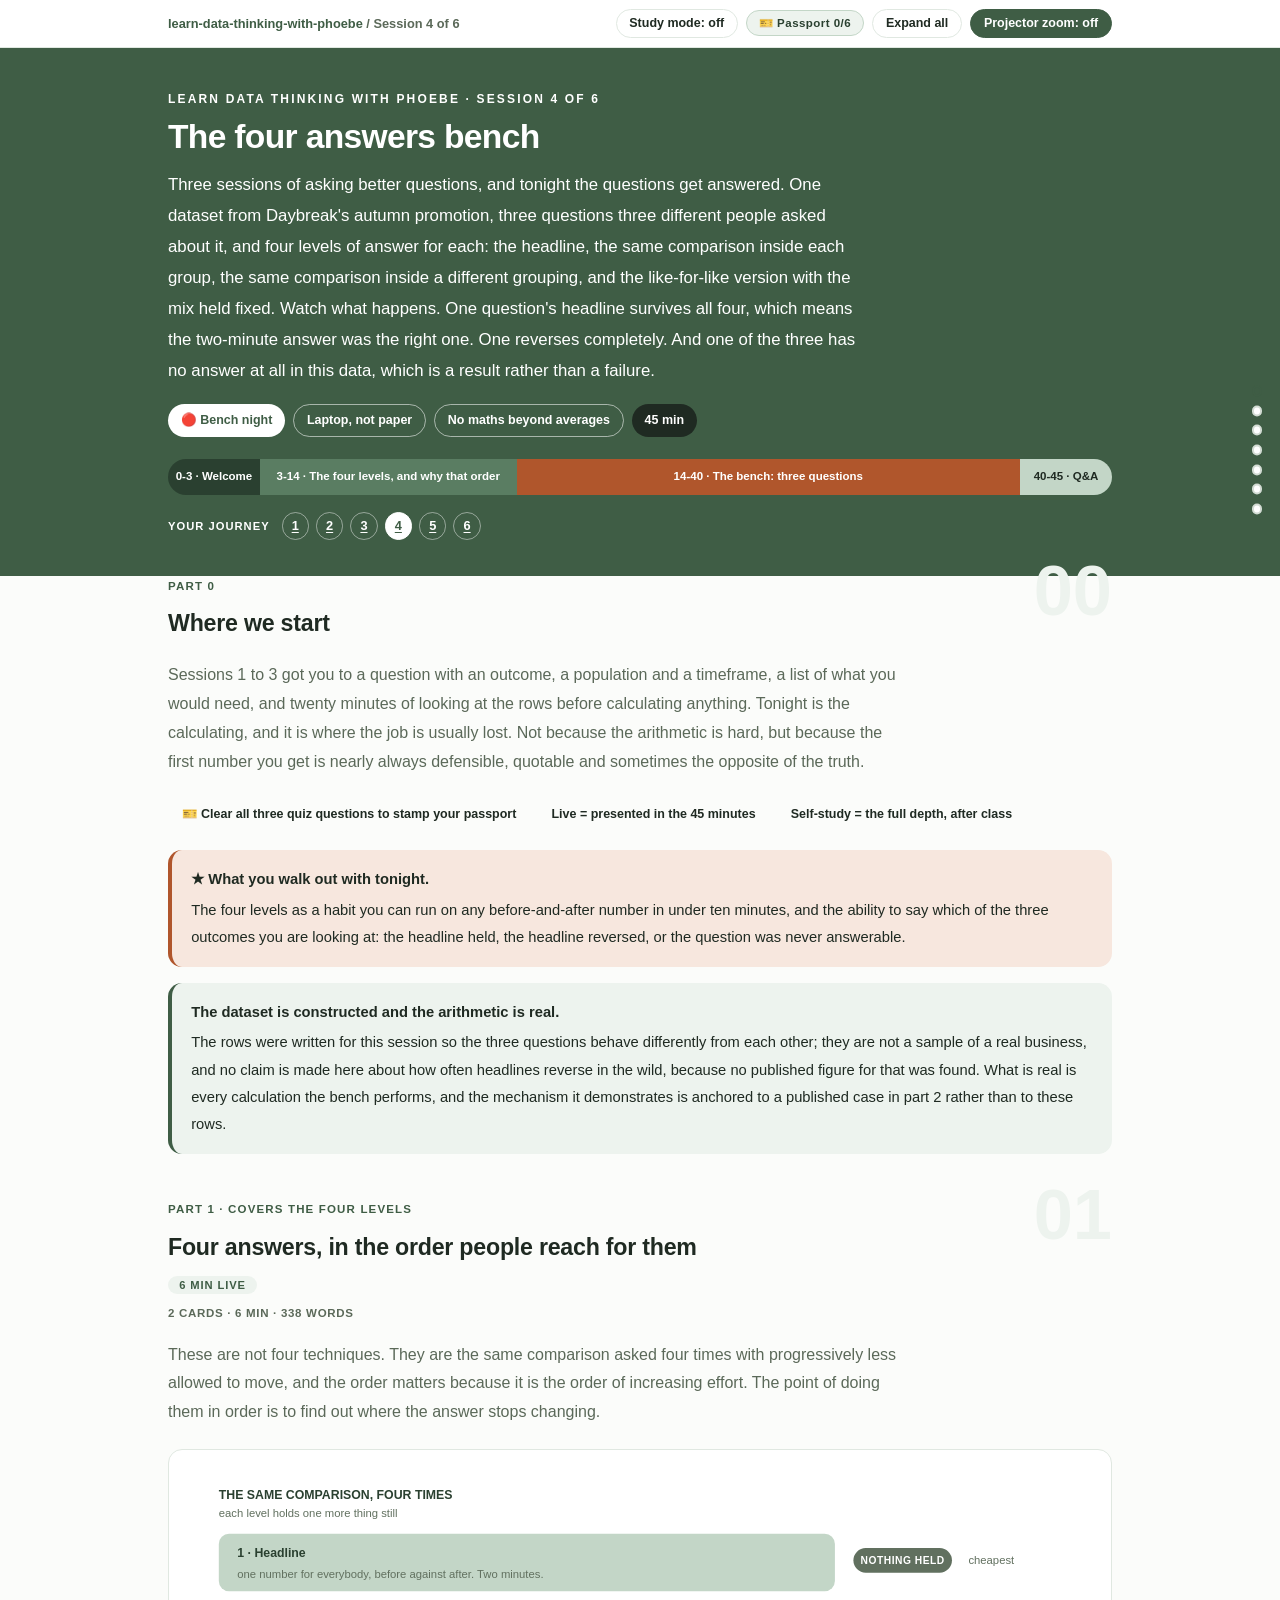
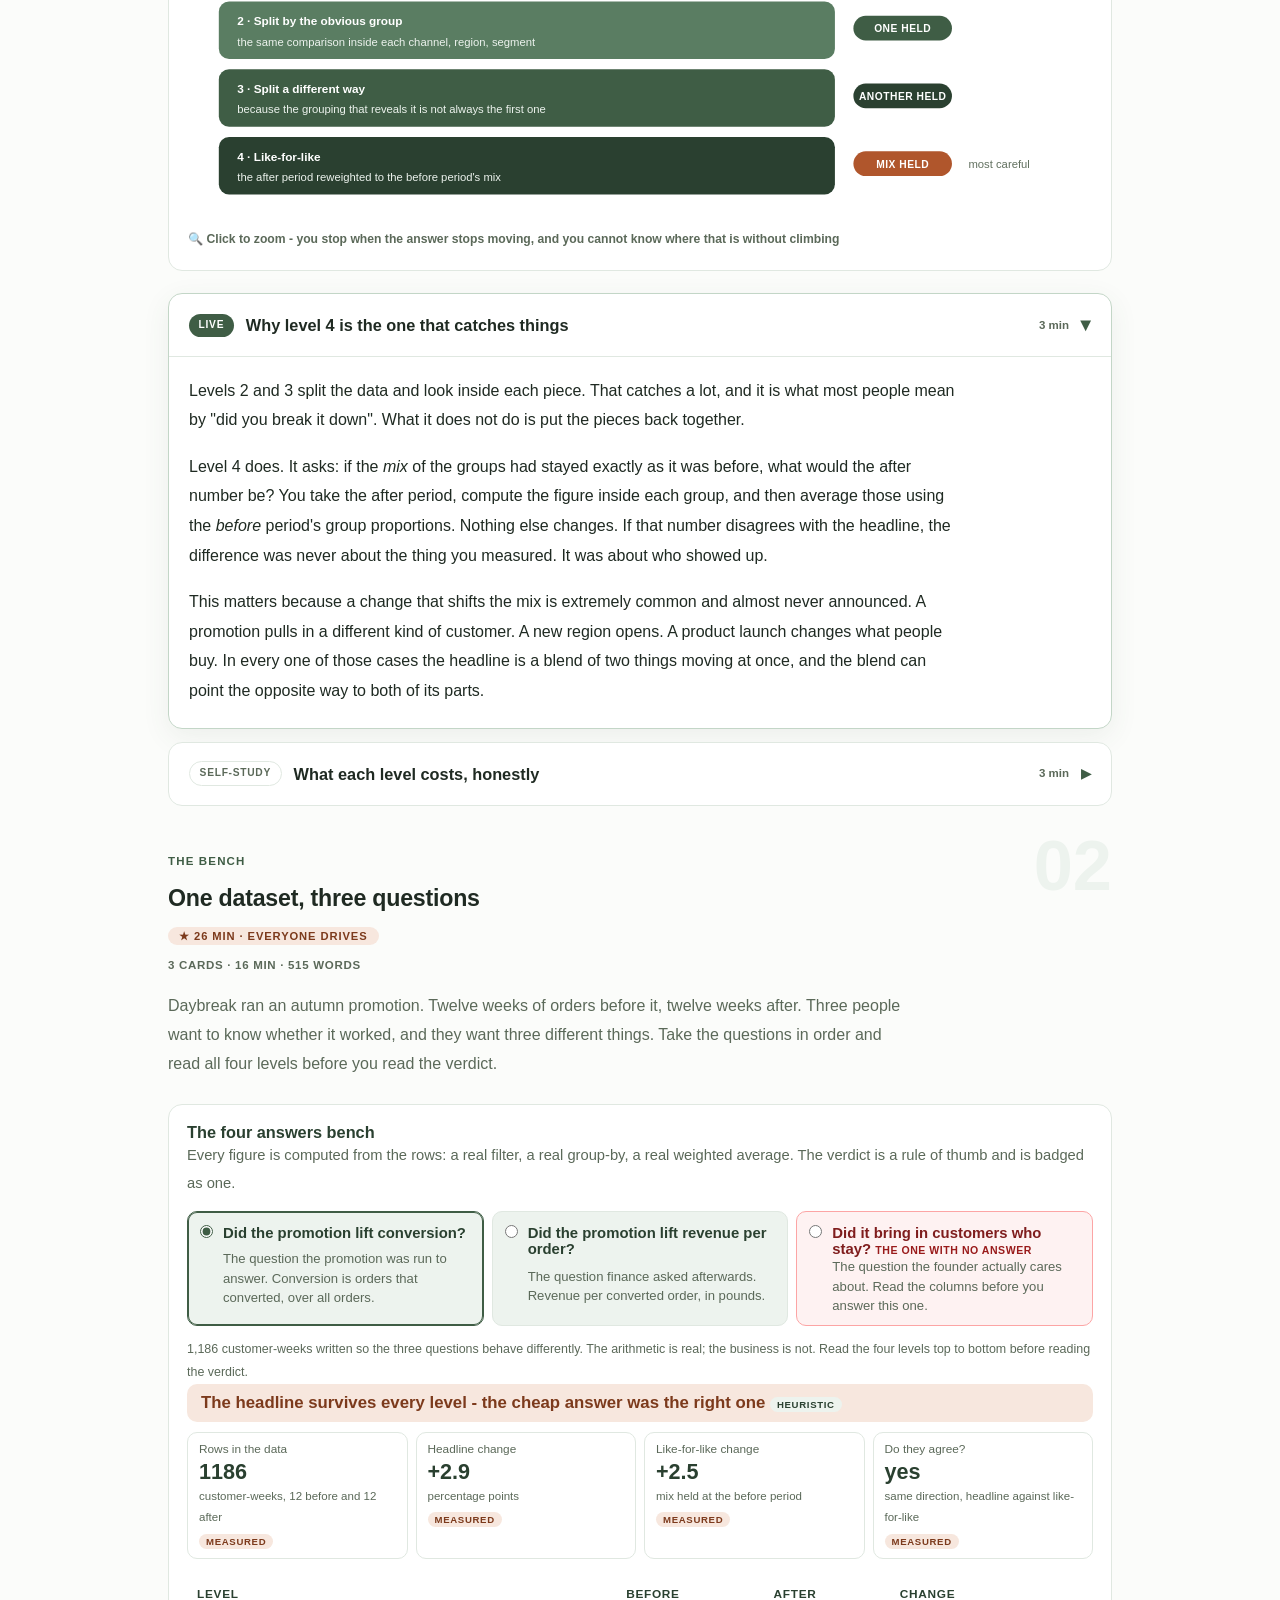
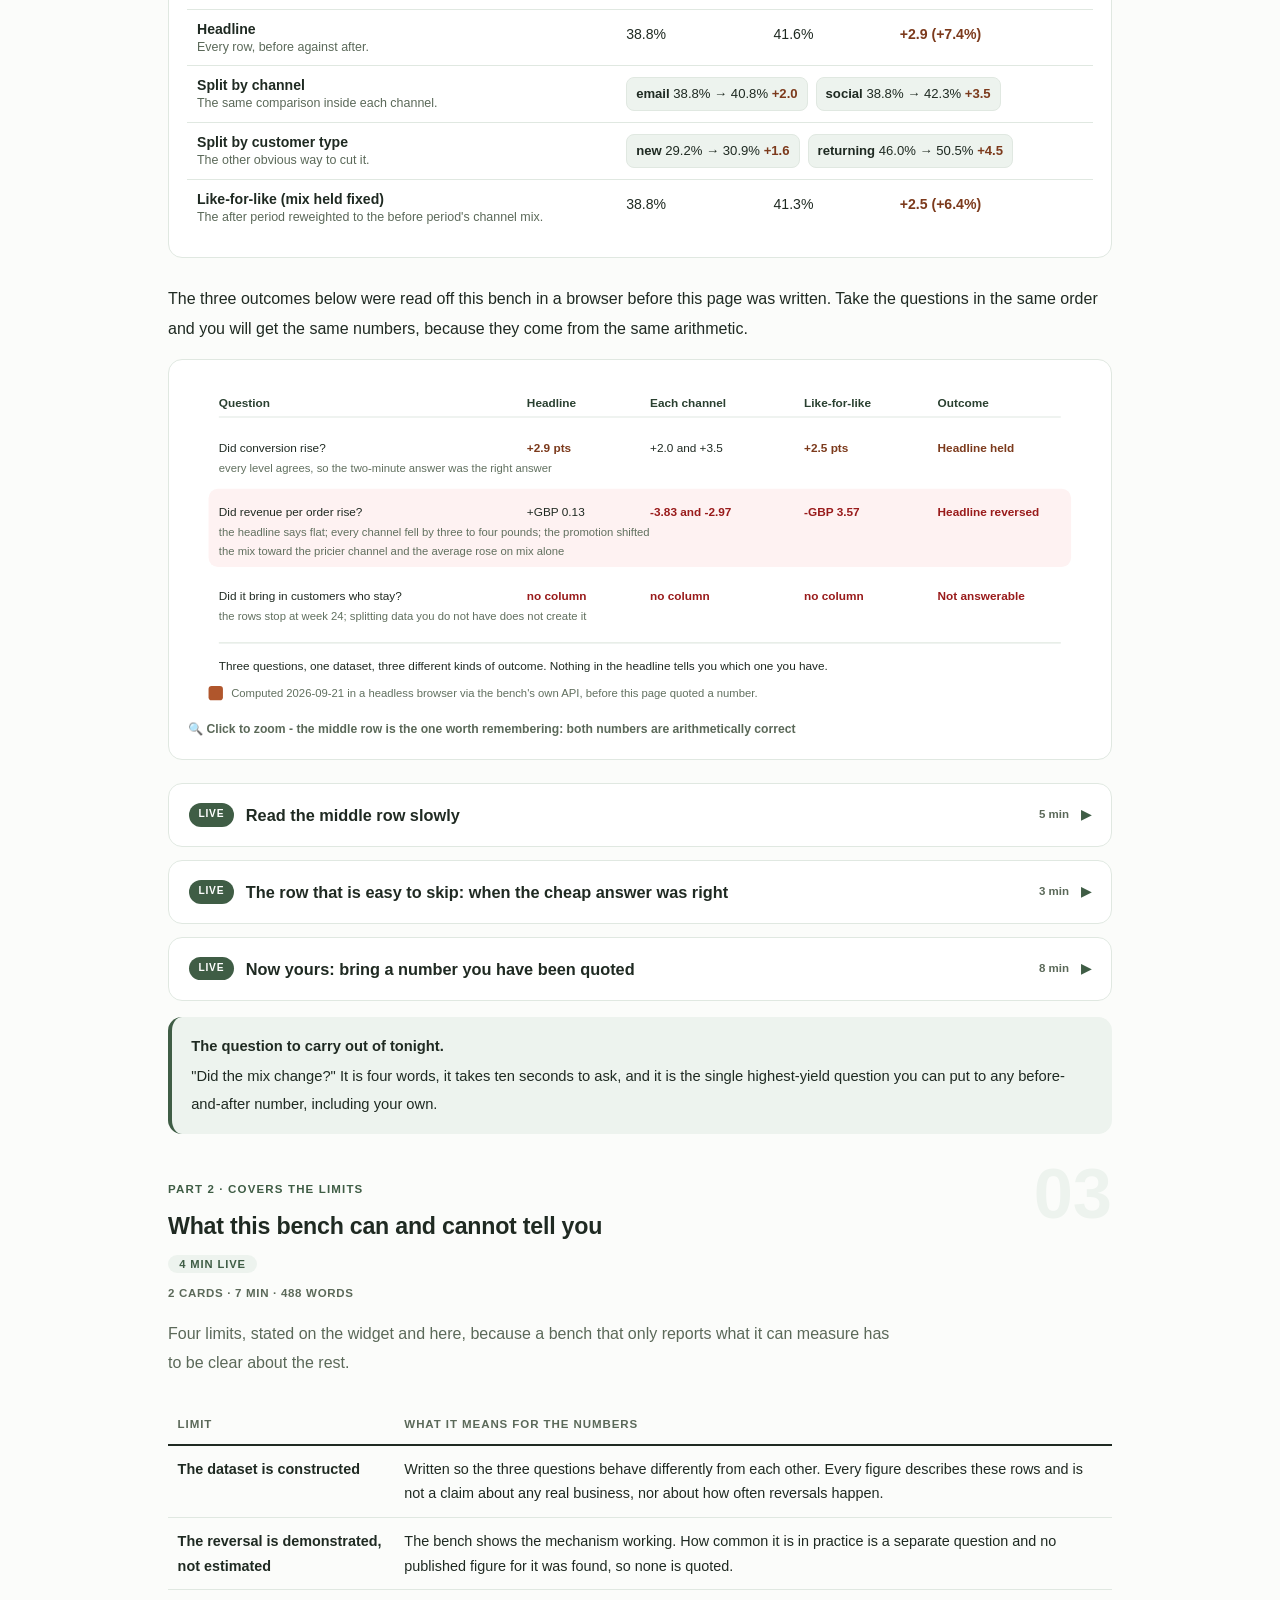
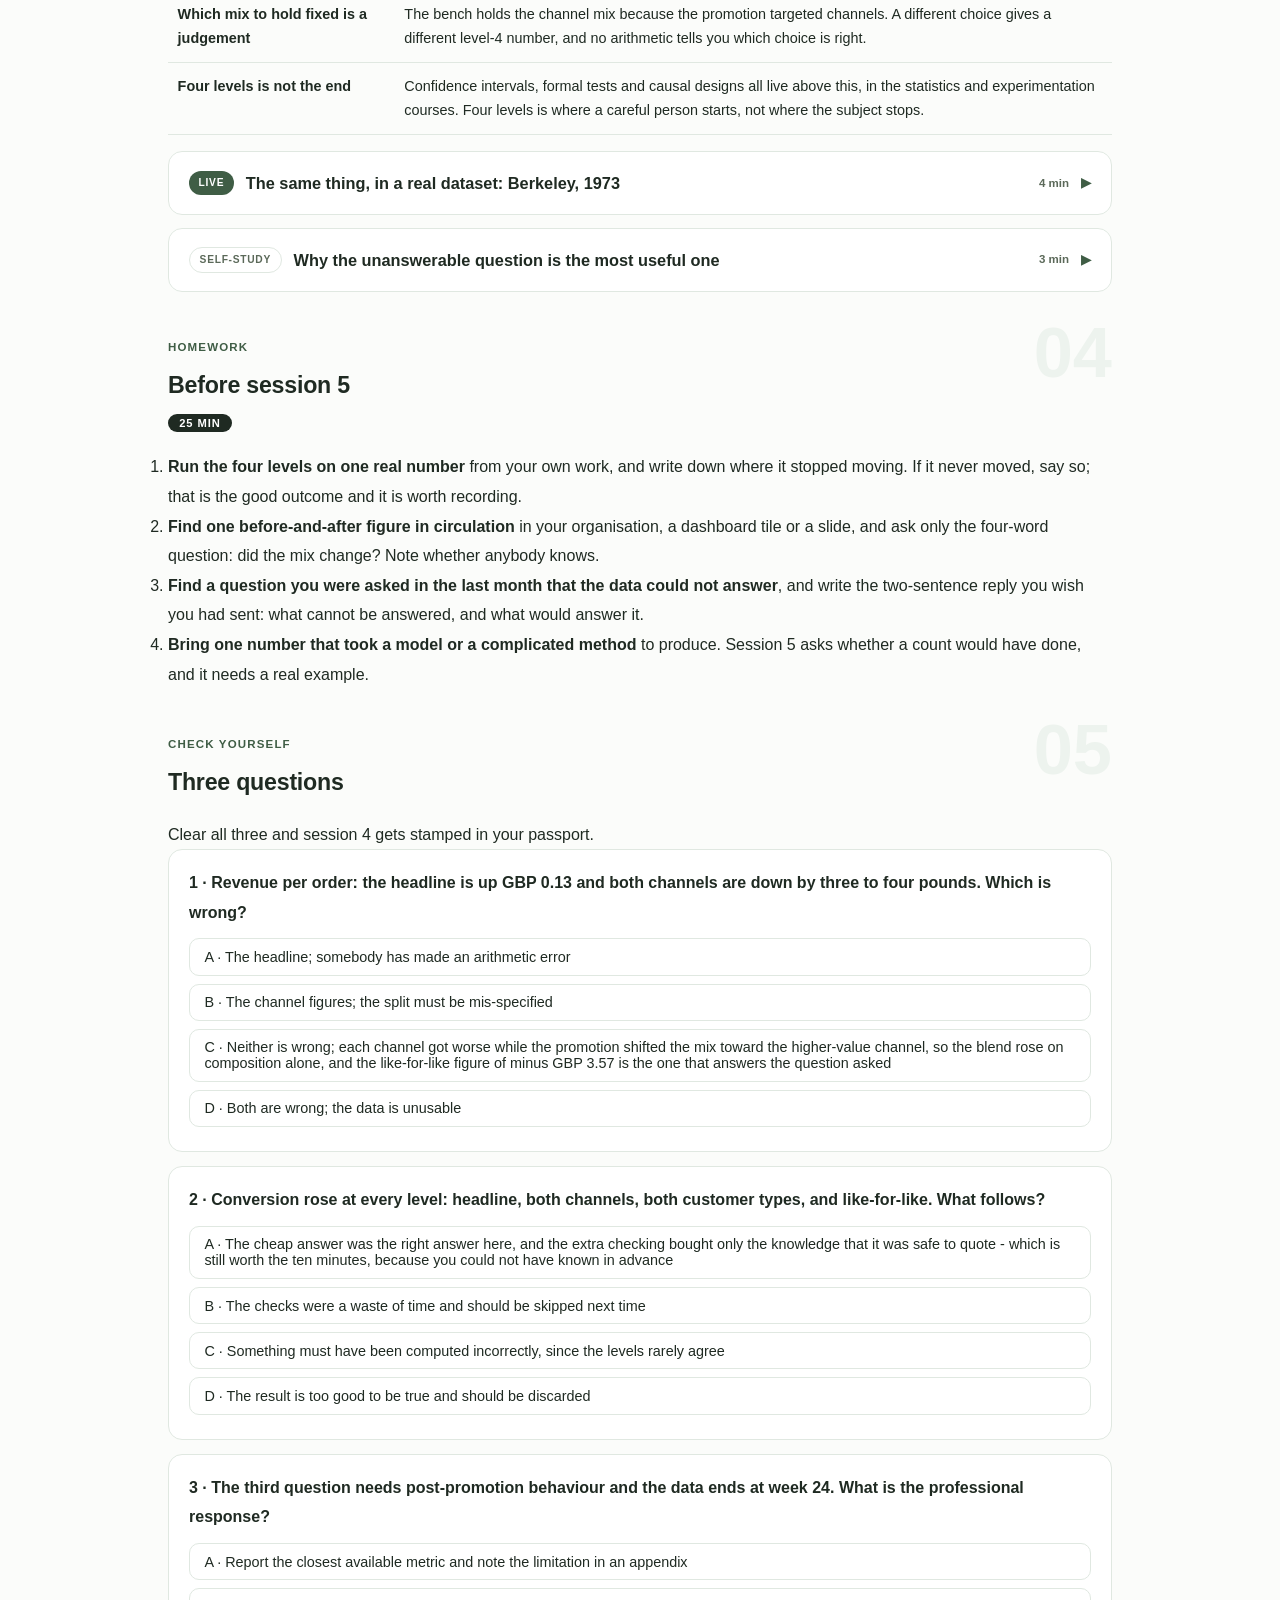
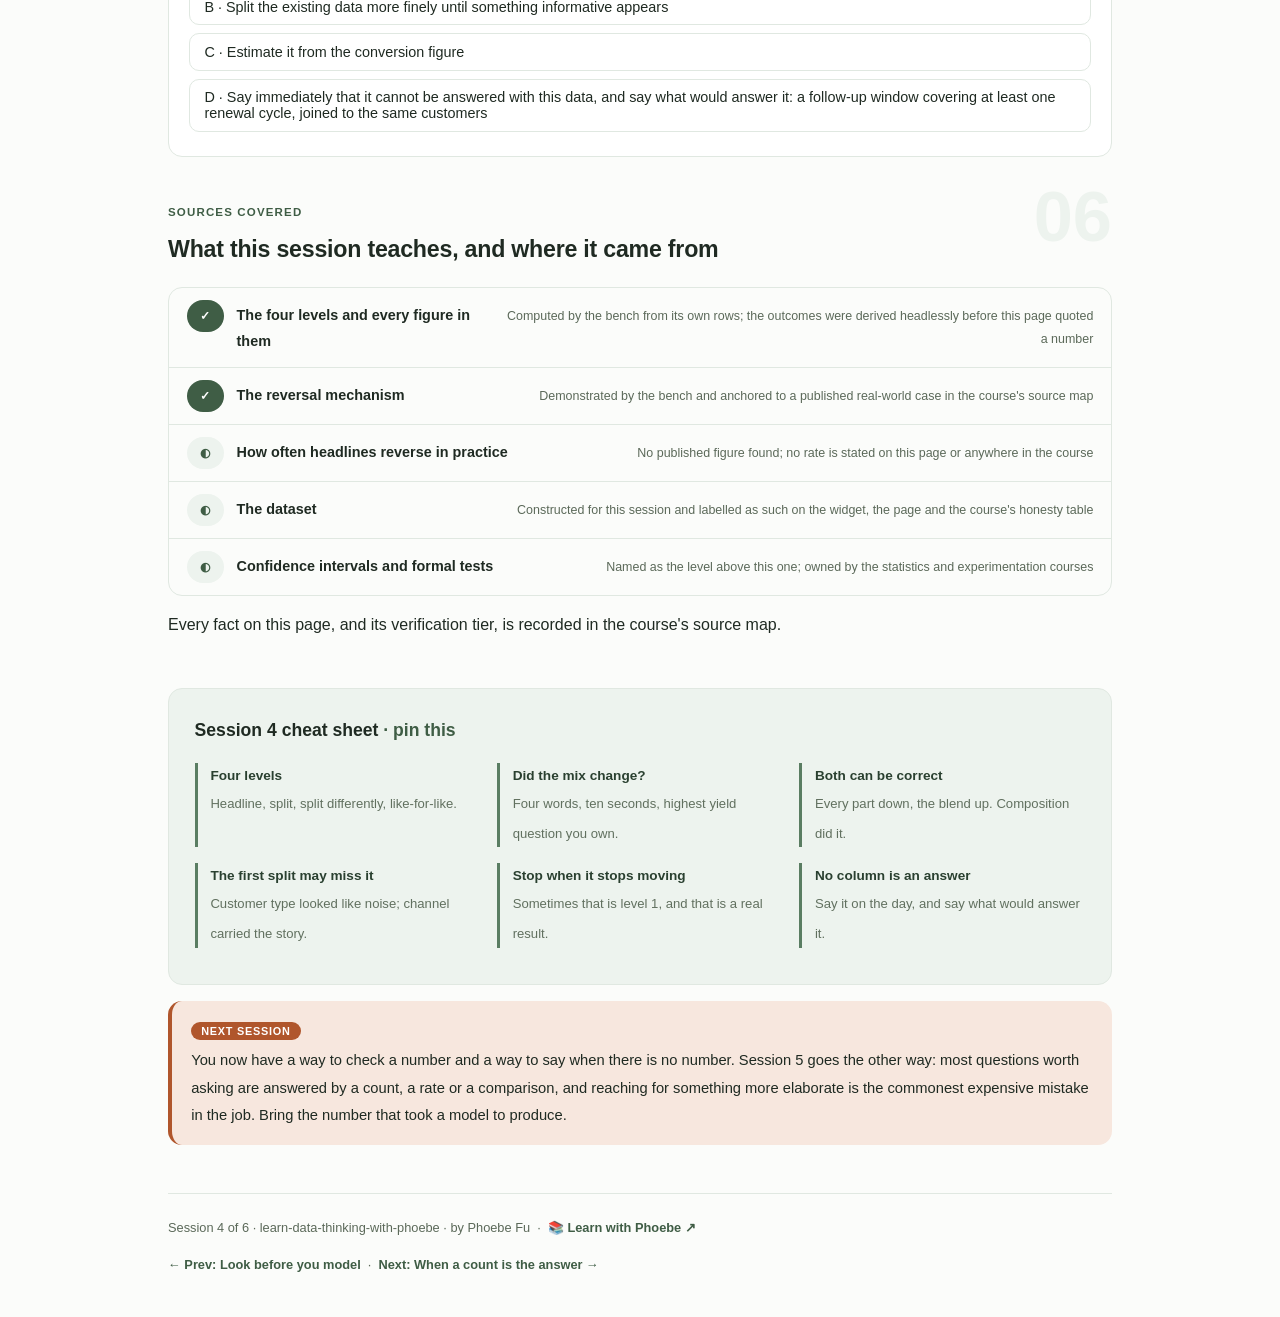
<file: courses/04-the-four-answers-bench.html>
<!DOCTYPE html>
<html lang="en">
<head>
<meta charset="UTF-8">
<meta name="viewport" content="width=device-width, initial-scale=1.0">
<!-- social:start -->
<meta name="description" content="Session 4 of 6. One dataset, three questions, four levels of answer each. One headline survives every level, one reverses completely once the mix is held fixed, and one question cannot be answered at all.">
<meta property="og:type" content="article">
<meta property="og:site_name" content="Learn with Phoebe">
<meta property="og:title" content="The four answers bench - learn data thinking with phoebe">
<meta property="og:description" content="Session 4 of 6. Revenue per order: headline up 13 pence. Every channel down three to four pounds. Both numbers are correct.">
<meta property="og:url" content="https://phoebefu6.github.io/learn-data-thinking-with-phoebe/courses/04-the-four-answers-bench.html">
<meta property="og:image" content="https://phoebefu6.github.io/learn-data-thinking-with-phoebe/assets/og-cover.png">
<meta property="og:image:width" content="1200">
<meta property="og:image:height" content="630">
<meta name="twitter:card" content="summary_large_image">
<meta name="twitter:title" content="The four answers bench - learn data thinking with phoebe">
<meta name="twitter:description" content="Session 4 of 6. Three questions, four levels, and you cannot tell from the headline which is safe.">
<meta name="twitter:image" content="https://phoebefu6.github.io/learn-data-thinking-with-phoebe/assets/og-cover.png">
<!-- social:end -->
<title>Session 4 · The four answers bench - learn data thinking with phoebe</title>
<link rel="stylesheet" href="../assets/style.css?v=22">
</head>
<body>

<div class="toolbar">
  <div class="wrap">
    <span class="crumb"><a href="../index.html">learn-data-thinking-with-phoebe</a> / Session 4 of 6</span>
    <button class="btn" id="toggle-all" type="button">Expand all</button>
    <button class="btn primary" id="zoom-toggle" type="button">Projector zoom: off</button>
  </div>
</div>

<header class="masthead">
  <div class="wrap">
    <div class="eyebrow">Learn Data Thinking with Phoebe · Session 4 of 6</div>
    <h1>The four answers <span class="accent">bench</span></h1>
    <p class="sub">Three sessions of asking better questions, and tonight the questions get answered. One dataset from Daybreak's autumn promotion, three questions three different people asked about it, and four levels of answer for each: the headline, the same comparison inside each group, the same comparison inside a different grouping, and the like-for-like version with the mix held fixed. Watch what happens. One question's headline survives all four, which means the two-minute answer was the right one. One reverses completely. And one of the three has no answer at all in this data, which is a result rather than a failure.</p>
    <div class="chip-row">
      <span class="chip level">🔴 Bench night</span>
      <span class="chip audience">Laptop, not paper</span>
      <span class="chip audience">No maths beyond averages</span>
      <span class="chip time">45 min</span>
    </div>
    <div class="agenda">
      <span class="a1" style="flex:1">0-3 · Welcome</span>
      <span class="a2" style="flex:3">3-14 · The four levels, and why that order</span>
      <span class="a3" style="flex:6">14-40 · The bench: three questions</span>
      <span class="a4" style="flex:1">40-45 · Q&amp;A</span>
    </div>
  </div>
</header>

<main class="wrap">

  <section class="section" id="intro">
    <div class="section-kicker">
      <span class="klabel">Part 0</span>
      <h2>Where we start</h2>
    </div>
    <p class="lede">Sessions 1 to 3 got you to a question with an outcome, a population and a timeframe, a list of what you would need, and twenty minutes of looking at the rows before calculating anything. Tonight is the calculating, and it is where the job is usually lost. Not because the arithmetic is hard, but because the first number you get is nearly always defensible, quotable and sometimes the opposite of the truth.</p>

    <div class="legend">
      <span class="pill">🎫 Clear all three quiz questions to stamp your passport</span>
      <span class="pill">Live = presented in the 45 minutes</span>
      <span class="pill">Self-study = the full depth, after class</span>
    </div>

    <div class="callout win">
      <p><strong>★ What you walk out with tonight.</strong> The four levels as a habit you can run on any before-and-after number in under ten minutes, and the ability to say which of the three outcomes you are looking at: the headline held, the headline reversed, or the question was never answerable.</p>
    </div>

    <div class="callout tip">
      <p><strong>The dataset is constructed and the arithmetic is real.</strong> The rows were written for this session so the three questions behave differently from each other; they are not a sample of a real business, and no claim is made here about how often headlines reverse in the wild, because no published figure for that was found. What is real is every calculation the bench performs, and the mechanism it demonstrates is anchored to a published case in part 2 rather than to these rows.</p>
    </div>
  </section>

  <section class="section" id="part-1">
    <div class="section-kicker">
      <span class="klabel">Part 1 · covers the four levels</span>
      <h2>Four answers, in the order people reach for them</h2>
      <span class="tag concept">6 min live</span>
    </div>
    <p class="lede">These are not four techniques. They are the same comparison asked four times with progressively less allowed to move, and the order matters because it is the order of increasing effort. The point of doing them in order is to find out where the answer stops changing.</p>

    <figure class="zoomable">
      <svg viewBox="0 0 880 340" xmlns="http://www.w3.org/2000/svg" role="img" aria-label="Four levels of answer stacked from cheapest to most careful: headline for everyone, split by an obvious group, split by a different grouping, and like-for-like with the mix held fixed, each labelled with what it lets move and what it holds still">
        <style>
          .d4aH { font: 800 12px Inter, sans-serif; fill: #2A4030; }
          .d4aT { font: 800 11.5px Inter, sans-serif; fill: #FFFFFF; }
          .d4aW { font: 400 11px Inter, sans-serif; fill: #EDF3EE; }
          .d4aN { font: 400 11px Inter, sans-serif; fill: #61705F; }
          .d4aK { font: 800 10px Inter, sans-serif; fill: #FFFFFF; letter-spacing: .05em; }
        </style>

        <text class="d4aH" x="30" y="28">THE SAME COMPARISON, FOUR TIMES</text>
        <text class="d4aN" x="30" y="46">each level holds one more thing still</text>

        <rect x="30" y="62" width="600" height="56" rx="10" fill="#C3D6C7"/>
        <text class="d4aH" x="48" y="85">1 · Headline</text>
        <text class="d4aN" x="48" y="105">one number for everybody, before against after. Two minutes.</text>
        <rect x="648" y="76" width="96" height="24" rx="12" fill="#61705F"/>
        <text class="d4aK" x="696" y="92" text-anchor="middle">NOTHING HELD</text>

        <rect x="30" y="128" width="600" height="56" rx="10" fill="#5A7D62"/>
        <text class="d4aT" x="48" y="151">2 · Split by the obvious group</text>
        <text class="d4aW" x="48" y="171">the same comparison inside each channel, region, segment</text>
        <rect x="648" y="142" width="96" height="24" rx="12" fill="#3F5D45"/>
        <text class="d4aK" x="696" y="158" text-anchor="middle">ONE HELD</text>

        <rect x="30" y="194" width="600" height="56" rx="10" fill="#3F5D45"/>
        <text class="d4aT" x="48" y="217">3 · Split a different way</text>
        <text class="d4aW" x="48" y="237">because the grouping that reveals it is not always the first one</text>
        <rect x="648" y="208" width="96" height="24" rx="12" fill="#2A4030"/>
        <text class="d4aK" x="696" y="224" text-anchor="middle">ANOTHER HELD</text>

        <rect x="30" y="260" width="600" height="56" rx="10" fill="#2A4030"/>
        <text class="d4aT" x="48" y="283">4 · Like-for-like</text>
        <text class="d4aW" x="48" y="303">the after period reweighted to the before period's mix</text>
        <rect x="648" y="274" width="96" height="24" rx="12" fill="#B0562C"/>
        <text class="d4aK" x="696" y="290" text-anchor="middle">MIX HELD</text>

        <text class="d4aN" x="760" y="92">cheapest</text>
        <text class="d4aN" x="760" y="290">most careful</text>
      </svg>
      <figcaption>🔍 Click to zoom - you stop when the answer stops moving, and you cannot know where that is without climbing</figcaption>
    </figure>

    <details class="card" open>
      <summary><span class="mode live">Live</span>Why level 4 is the one that catches things<span class="mini">3 min</span><span class="caret">▶</span></summary>
      <div class="body">
        <p>Levels 2 and 3 split the data and look inside each piece. That catches a lot, and it is what most people mean by "did you break it down". What it does not do is put the pieces back together.</p>
        <p>Level 4 does. It asks: if the <em>mix</em> of the groups had stayed exactly as it was before, what would the after number be? You take the after period, compute the figure inside each group, and then average those using the <em>before</em> period's group proportions. Nothing else changes. If that number disagrees with the headline, the difference was never about the thing you measured. It was about who showed up.</p>
        <p>This matters because a change that shifts the mix is extremely common and almost never announced. A promotion pulls in a different kind of customer. A new region opens. A product launch changes what people buy. In every one of those cases the headline is a blend of two things moving at once, and the blend can point the opposite way to both of its parts.</p>
      </div>
    </details>

    <details class="card">
      <summary><span class="mode self">Self-study</span>What each level costs, honestly<span class="mini">3 min</span><span class="caret">▶</span></summary>
      <div class="body">
        <p>Level 1 is two minutes and you should always do it, because it is the number everybody else already has in their head and you need to know what you are contradicting.</p>
        <p>Levels 2 and 3 are ten minutes each if the grouping columns exist, and impossible if they do not. That is not a small caveat: whether you can do this at all was decided by whoever designed the data collection, which is why session 2 asks what you would need before you look at what you have.</p>
        <p>Level 4 is another ten minutes and one judgement call, which is <em>which</em> mix to hold fixed. Hold the wrong one and you have done careful arithmetic on an irrelevant question. There is no formula for picking it; the honest rule is to hold fixed whatever changed for reasons unrelated to the thing you are measuring. In tonight's data that is the channel mix, because the promotion deliberately pushed traffic through one channel.</p>
      </div>
    </details>
  </section>

  <section class="section" id="demo-1">
    <div class="section-kicker">
      <span class="klabel">The bench</span>
      <h2>One dataset, three questions</h2>
      <span class="tag demo">★ 26 min · everyone drives</span>
    </div>
    <p class="lede">Daybreak ran an autumn promotion. Twelve weeks of orders before it, twelve weeks after. Three people want to know whether it worked, and they want three different things. Take the questions in order and read all four levels before you read the verdict.</p>

    <div class="mb-wrap">
      <h4>The four answers bench</h4>
      <p class="mb-intro">Every figure is computed from the rows: a real filter, a real group-by, a real weighted average. The verdict is a rule of thumb and is badged as one.</p>
      <div id="four-answers"></div>
    </div>

    <p>The three outcomes below were read off this bench in a browser before this page was written. Take the questions in the same order and you will get the same numbers, because they come from the same arithmetic.</p>

    <figure class="zoomable">
      <svg viewBox="0 0 880 320" xmlns="http://www.w3.org/2000/svg" role="img" aria-label="Three questions and their outcomes: conversion where the headline survives every level, revenue per order where a flat headline hides a fall in every channel, and a retention question with no answer in the data">
        <style>
          .d4bH { font: 800 11.5px Inter, sans-serif; fill: #2A4030; }
          .d4bB { font: 400 11.5px Inter, sans-serif; fill: #1F2A22; }
          .d4bG { font: 800 11.5px Inter, sans-serif; fill: #7C3A1C; }
          .d4bR { font: 800 11.5px Inter, sans-serif; fill: #991B1B; }
          .d4bN { font: 400 11px Inter, sans-serif; fill: #61705F; }
        </style>
        <text class="d4bH" x="30" y="26">Question</text>
        <text class="d4bH" x="330" y="26">Headline</text>
        <text class="d4bH" x="450" y="26">Each channel</text>
        <text class="d4bH" x="600" y="26">Like-for-like</text>
        <text class="d4bH" x="730" y="26">Outcome</text>
        <line x1="30" y1="36" x2="850" y2="36" stroke="#E0E8E1"/>

        <text class="d4bB" x="30" y="70">Did conversion rise?</text>
        <text class="d4bG" x="330" y="70">+2.9 pts</text>
        <text class="d4bB" x="450" y="70">+2.0 and +3.5</text>
        <text class="d4bG" x="600" y="70">+2.5 pts</text>
        <text class="d4bG" x="730" y="70">Headline held</text>
        <text class="d4bN" x="30" y="90">every level agrees, so the two-minute answer was the right answer</text>

        <rect x="20" y="106" width="840" height="76" rx="9" fill="#FEF2F2"/>
        <text class="d4bB" x="30" y="132">Did revenue per order rise?</text>
        <text class="d4bB" x="330" y="132">+GBP 0.13</text>
        <text class="d4bR" x="450" y="132">-3.83 and -2.97</text>
        <text class="d4bR" x="600" y="132">-GBP 3.57</text>
        <text class="d4bR" x="730" y="132">Headline reversed</text>
        <text class="d4bN" x="30" y="152">the headline says flat; every channel fell by three to four pounds; the promotion shifted</text>
        <text class="d4bN" x="30" y="170">the mix toward the pricier channel and the average rose on mix alone</text>

        <text class="d4bB" x="30" y="214">Did it bring in customers who stay?</text>
        <text class="d4bR" x="330" y="214">no column</text>
        <text class="d4bR" x="450" y="214">no column</text>
        <text class="d4bR" x="600" y="214">no column</text>
        <text class="d4bR" x="730" y="214">Not answerable</text>
        <text class="d4bN" x="30" y="234">the rows stop at week 24; splitting data you do not have does not create it</text>

        <line x1="30" y1="256" x2="850" y2="256" stroke="#E0E8E1"/>
        <text class="d4bB" x="30" y="282">Three questions, one dataset, three different kinds of outcome. Nothing in the headline tells you which one you have.</text>

        <rect x="20" y="298" width="14" height="14" rx="3" fill="#B0562C"/>
        <text class="d4bN" x="42" y="309">Computed 2026-09-21 in a headless browser via the bench's own API, before this page quoted a number.</text>
      </svg>
      <figcaption>🔍 Click to zoom - the middle row is the one worth remembering: both numbers are arithmetically correct</figcaption>
    </figure>

    <details class="card">
      <summary><span class="mode live">Live</span>Read the middle row slowly<span class="mini">5 min</span><span class="caret">▶</span></summary>
      <div class="body">
        <p>Revenue per order, headline: up thirteen pence. If you stopped there you would write "revenue per order held steady through the promotion" and nobody in the room would challenge it. It is correct.</p>
        <p>Split by channel: email orders fell by GBP 3.83, social orders fell by GBP 2.97. Both down, substantially. Also correct.</p>
        <p>Those two facts are not in conflict, and understanding why is the single most useful thing you can take from a session like this. Social orders are worth more than email orders. The promotion pushed the channel mix from roughly thirty percent social to roughly sixty percent. So after the promotion, more of the orders came from the expensive channel. Each channel got worse; the blend got very slightly better, because its composition improved faster than its parts deteriorated.</p>
        <p>The like-for-like number settles it: hold the mix where it was and revenue per order fell by GBP 3.57. That is the number that answers the question "did the promotion make orders less valuable", and it is the opposite of the headline.</p>
        <p>Notice also which split found it. Splitting by <em>customer type</em> showed new down GBP 0.82 and returning up GBP 0.59, which looks like noise and would have reassured you. Only the channel split revealed it. That is why level 3 exists: the first grouping you try is not always the one that carries the story.</p>
      </div>
    </details>

    <details class="card">
      <summary><span class="mode live">Live</span>The row that is easy to skip: when the cheap answer was right<span class="mini">3 min</span><span class="caret">▶</span></summary>
      <div class="body">
        <p>Conversion rose 2.9 points in the headline, 2.0 and 3.5 points inside the two channels, and 2.5 points like-for-like. Every level agrees. The two-minute answer was the correct answer, and the extra thirty minutes of care bought nothing except the knowledge that it bought nothing.</p>
        <p>That is not a waste, and it is worth saying clearly because the opposite lesson is easy to take from a session like this. The four levels are not a tax you pay on every number forever. They are how you find out whether this particular number is one you can quote. Sometimes the answer is yes in ten minutes, and then you stop and go and do something else.</p>
        <p>What you cannot do is skip the check because the number looks reasonable. Both of tonight's answerable questions looked entirely reasonable at level 1.</p>
      </div>
    </details>

    <details class="card">
      <summary><span class="mode live">Live</span>Now yours: bring a number you have been quoted<span class="mini">8 min</span><span class="caret">▶</span></summary>
      <div class="body">
        <p>Take any before-and-after figure from your own work. Conversion, response rate, average order value, time to resolve, headcount cost, anything with a before and an after.</p>
        <p><strong>Level 1:</strong> write the headline and its direction. <strong>Level 2:</strong> name the one grouping everybody would ask about first, and say whether you could compute it with the data that exists. <strong>Level 3:</strong> name a second grouping that nobody asks about, which is where these things usually hide. <strong>Level 4:</strong> ask whether the mix of those groups changed between the two periods. If it did, and you have not held it fixed, you do not yet know what your number means.</p>
        <p>Most people find they can do levels 1 and 2, cannot do 3 because the column does not exist, and have never once done 4. That is a completely normal result and it is the honest state of most reporting.</p>
      </div>
    </details>

    <div class="callout tip">
      <p><strong>The question to carry out of tonight.</strong> "Did the mix change?" It is four words, it takes ten seconds to ask, and it is the single highest-yield question you can put to any before-and-after number, including your own.</p>
    </div>
  </section>

  <section class="section" id="part-2">
    <div class="section-kicker">
      <span class="klabel">Part 2 · covers the limits</span>
      <h2>What this bench can and cannot tell you</h2>
      <span class="tag concept">4 min live</span>
    </div>
    <p class="lede">Four limits, stated on the widget and here, because a bench that only reports what it can measure has to be clear about the rest.</p>

    <table class="clean">
      <tr><th>Limit</th><th>What it means for the numbers</th></tr>
      <tr><td>The dataset is constructed</td><td>Written so the three questions behave differently from each other. Every figure describes these rows and is not a claim about any real business, nor about how often reversals happen.</td></tr>
      <tr><td>The reversal is demonstrated, not estimated</td><td>The bench shows the mechanism working. How common it is in practice is a separate question and no published figure for it was found, so none is quoted.</td></tr>
      <tr><td>Which mix to hold fixed is a judgement</td><td>The bench holds the channel mix because the promotion targeted channels. A different choice gives a different level-4 number, and no arithmetic tells you which choice is right.</td></tr>
      <tr><td>Four levels is not the end</td><td>Confidence intervals, formal tests and causal designs all live above this, in the statistics and experimentation courses. Four levels is where a careful person starts, not where the subject stops.</td></tr>
    </table>

    <details class="card">
      <summary><span class="mode live">Live</span>The same thing, in a real dataset: Berkeley, 1973<span class="mini">4 min</span><span class="caret">▶</span></summary>
      <div class="body">
        <p>The bench's dataset is constructed, so here is the mechanism happening to somebody real. In autumn 1973, graduate admissions at Berkeley looked like this in aggregate: 8,442 men applied and 44 percent were admitted; 4,321 women applied and 35 percent were admitted. A nine-point gap across 12,763 applicants, far too large to be chance.</p>
        <p>Broken down by department, it mostly went away or reversed. In the largest department, 62 percent of male applicants were admitted against 82 percent of women. In the second largest, 63 against 68. Across the six biggest departments the aggregate still showed men ahead, 45 against 30, while the individual departments did not. Women were applying in much larger numbers to the departments that admitted almost nobody, and men to the ones that admitted most people.</p>
        <p>What the authors actually concluded is more careful than the version that gets retold. They found four departments significantly biased against women and six significantly biased against men, and their pooled, corrected figure showed a small but statistically significant bias <em>in favour of</em> women. The conclusion did not rest on counting biased departments; it rested on pooling the rates while weighting by each department's own rejection rate.</p>
        <p>Two honest notes. The original paper could not be retrieved during this build, so every figure above comes from secondary sources that reproduce its tables and agree with each other to the digit. And the story is usually told as "Berkeley was sued for sex bias", which appears to be false: the university's graduate division feared a lawsuit and commissioned the analysis, and no suit was filed. That version has been traced through at least six textbooks and papers. The most-cited example of a misleading aggregate comes wrapped in its own misleading story, which is a fitting thing to know before session 6.</p>
      </div>
    </details>

    <details class="card">
      <summary><span class="mode self">Self-study</span>Why the unanswerable question is the most useful one<span class="mini">3 min</span><span class="caret">▶</span></summary>
      <div class="body">
        <p>The third question, "did it bring in customers who stay", is the one the founder actually cares about, and the dataset ends twelve weeks after the promotion with no record of what anybody did next. Every level returns the same thing: no column.</p>
        <p>The professional move there is to say so, immediately and without apology, and to say what would answer it: a follow-up window of at least one renewal cycle, joined to the same customers. That is a two-sentence reply on the day the request arrives. The failure mode is to answer a nearby question instead, because a nearby question is answerable and the real one is not, and then to present that answer as though it were the one that was asked. Session 2's gap list exists to catch exactly this before any calculation starts.</p>
        <div class="callout example">
          <span class="ex-pill">Real world</span>
          <p>The most expensive version of this is silent. Somebody asks whether a change improved retention, the data has no post-period, so the analyst reports activation instead, and the deck says "the change worked". Nobody lied and nobody checked, and the organisation now believes something it has no evidence for.</p>
        </div>
      </div>
    </details>
  </section>

  <section class="section" id="exercise">
    <div class="section-kicker">
      <span class="klabel">Homework</span>
      <h2>Before session 5</h2>
      <span class="tag exercise">25 min</span>
    </div>
    <ol>
      <li><strong>Run the four levels on one real number</strong> from your own work, and write down where it stopped moving. If it never moved, say so; that is the good outcome and it is worth recording.</li>
      <li><strong>Find one before-and-after figure in circulation</strong> in your organisation, a dashboard tile or a slide, and ask only the four-word question: did the mix change? Note whether anybody knows.</li>
      <li><strong>Find a question you were asked in the last month that the data could not answer</strong>, and write the two-sentence reply you wish you had sent: what cannot be answered, and what would answer it.</li>
      <li><strong>Bring one number that took a model or a complicated method</strong> to produce. Session 5 asks whether a count would have done, and it needs a real example.</li>
    </ol>
  </section>

  <section class="section" id="quiz">
    <div class="section-kicker">
      <span class="klabel">Check yourself</span>
      <h2>Three questions</h2>
    </div>
    <p>Clear all three and session 4 gets stamped in your passport.</p>

    <div class="quiz-q" data-answer="2">
      <p class="qtext">1 · Revenue per order: the headline is up GBP 0.13 and both channels are down by three to four pounds. Which is wrong?</p>
      <button class="qopt" type="button">A · The headline; somebody has made an arithmetic error</button>
      <button class="qopt" type="button">B · The channel figures; the split must be mis-specified</button>
      <button class="qopt" type="button">C · Neither is wrong; each channel got worse while the promotion shifted the mix toward the higher-value channel, so the blend rose on composition alone, and the like-for-like figure of minus GBP 3.57 is the one that answers the question asked</button>
      <button class="qopt" type="button">D · Both are wrong; the data is unusable</button>
      <p class="qwhy">This is the whole session. An aggregate is a blend of the parts and their proportions, and both can move at once. Reporting either number alone is defensible and misleading; the like-for-like figure holds the proportions still so that only the thing you asked about is allowed to move.</p>
    </div>

    <div class="quiz-q" data-answer="0">
      <p class="qtext">2 · Conversion rose at every level: headline, both channels, both customer types, and like-for-like. What follows?</p>
      <button class="qopt" type="button">A · The cheap answer was the right answer here, and the extra checking bought only the knowledge that it was safe to quote - which is still worth the ten minutes, because you could not have known in advance</button>
      <button class="qopt" type="button">B · The checks were a waste of time and should be skipped next time</button>
      <button class="qopt" type="button">C · Something must have been computed incorrectly, since the levels rarely agree</button>
      <button class="qopt" type="button">D · The result is too good to be true and should be discarded</button>
      <p class="qwhy">Both of tonight's answerable questions looked entirely reasonable at level 1, and only one of them survived. The levels are not a tax on every number forever; they are how you find out which kind of number you are holding, and sometimes the answer arrives in ten minutes.</p>
    </div>

    <div class="quiz-q" data-answer="3">
      <p class="qtext">3 · The third question needs post-promotion behaviour and the data ends at week 24. What is the professional response?</p>
      <button class="qopt" type="button">A · Report the closest available metric and note the limitation in an appendix</button>
      <button class="qopt" type="button">B · Split the existing data more finely until something informative appears</button>
      <button class="qopt" type="button">C · Estimate it from the conversion figure</button>
      <button class="qopt" type="button">D · Say immediately that it cannot be answered with this data, and say what would answer it: a follow-up window covering at least one renewal cycle, joined to the same customers</button>
      <p class="qwhy">Answering a nearby question and presenting it as the one that was asked is how organisations come to believe things they have no evidence for. Naming the gap costs two sentences on the day the request arrives, and it is the output.</p>
    </div>

    <p class="quiz-score"></p>
  </section>

  <section class="section" id="official">
    <div class="section-kicker">
      <span class="klabel">Sources covered</span>
      <h2>What this session teaches, and where it came from</h2>
    </div>
    <div class="covered">
      <div class="covered-row"><span class="status pill solid">✓</span><span class="name">The four levels and every figure in them</span><span class="note">Computed by the bench from its own rows; the outcomes were derived headlessly before this page quoted a number</span></div>
      <div class="covered-row"><span class="status pill solid">✓</span><span class="name">The reversal mechanism</span><span class="note">Demonstrated by the bench and anchored to a published real-world case in the course's source map</span></div>
      <div class="covered-row"><span class="status pill light">◐</span><span class="name">How often headlines reverse in practice</span><span class="note">No published figure found; no rate is stated on this page or anywhere in the course</span></div>
      <div class="covered-row"><span class="status pill light">◐</span><span class="name">The dataset</span><span class="note">Constructed for this session and labelled as such on the widget, the page and the course's honesty table</span></div>
      <div class="covered-row"><span class="status pill light">◐</span><span class="name">Confidence intervals and formal tests</span><span class="note">Named as the level above this one; owned by the statistics and experimentation courses</span></div>
    </div>
    <p class="mono" style="margin-top:14px">Every fact on this page, and its verification tier, is recorded in the course's source map.</p>
  </section>

  <section class="cheat" id="cheatsheet">
    <h3>Session 4 cheat sheet <span>· pin this</span></h3>
    <div class="grid-2">
      <div class="cheat-item"><b>Four levels</b><span>Headline, split, split differently, like-for-like.</span></div>
      <div class="cheat-item"><b>Did the mix change?</b><span>Four words, ten seconds, highest yield question you own.</span></div>
      <div class="cheat-item"><b>Both can be correct</b><span>Every part down, the blend up. Composition did it.</span></div>
      <div class="cheat-item"><b>The first split may miss it</b><span>Customer type looked like noise; channel carried the story.</span></div>
      <div class="cheat-item"><b>Stop when it stops moving</b><span>Sometimes that is level 1, and that is a real result.</span></div>
      <div class="cheat-item"><b>No column is an answer</b><span>Say it on the day, and say what would answer it.</span></div>
    </div>
  </section>

  <div class="callout next">
    <span class="nx-pill">Next session</span>
    <p>You now have a way to check a number and a way to say when there is no number. Session 5 goes the other way: most questions worth asking are answered by a count, a rate or a comparison, and reaching for something more elaborate is the commonest expensive mistake in the job. Bring the number that took a model to produce.</p>
  </div>

  <footer class="pagefoot">
    <span>Session 4 of 6 · learn-data-thinking-with-phoebe · by Phoebe Fu &nbsp;·&nbsp; 📚 <a href="https://phoebefu6.github.io/learn-with-phoebe/">Learn with Phoebe ↗</a></span>
    <span><a href="03-look-before-you-model.html">← Prev: Look before you model</a> &nbsp;·&nbsp; <a href="05-when-a-count-is-the-answer.html">Next: When a count is the answer →</a></span>
  </footer>

</main>

<script src="../assets/app.js?v=20"></script>
<script src="../assets/dt-live.js?v=1"></script>
</body>
</html>
</file>
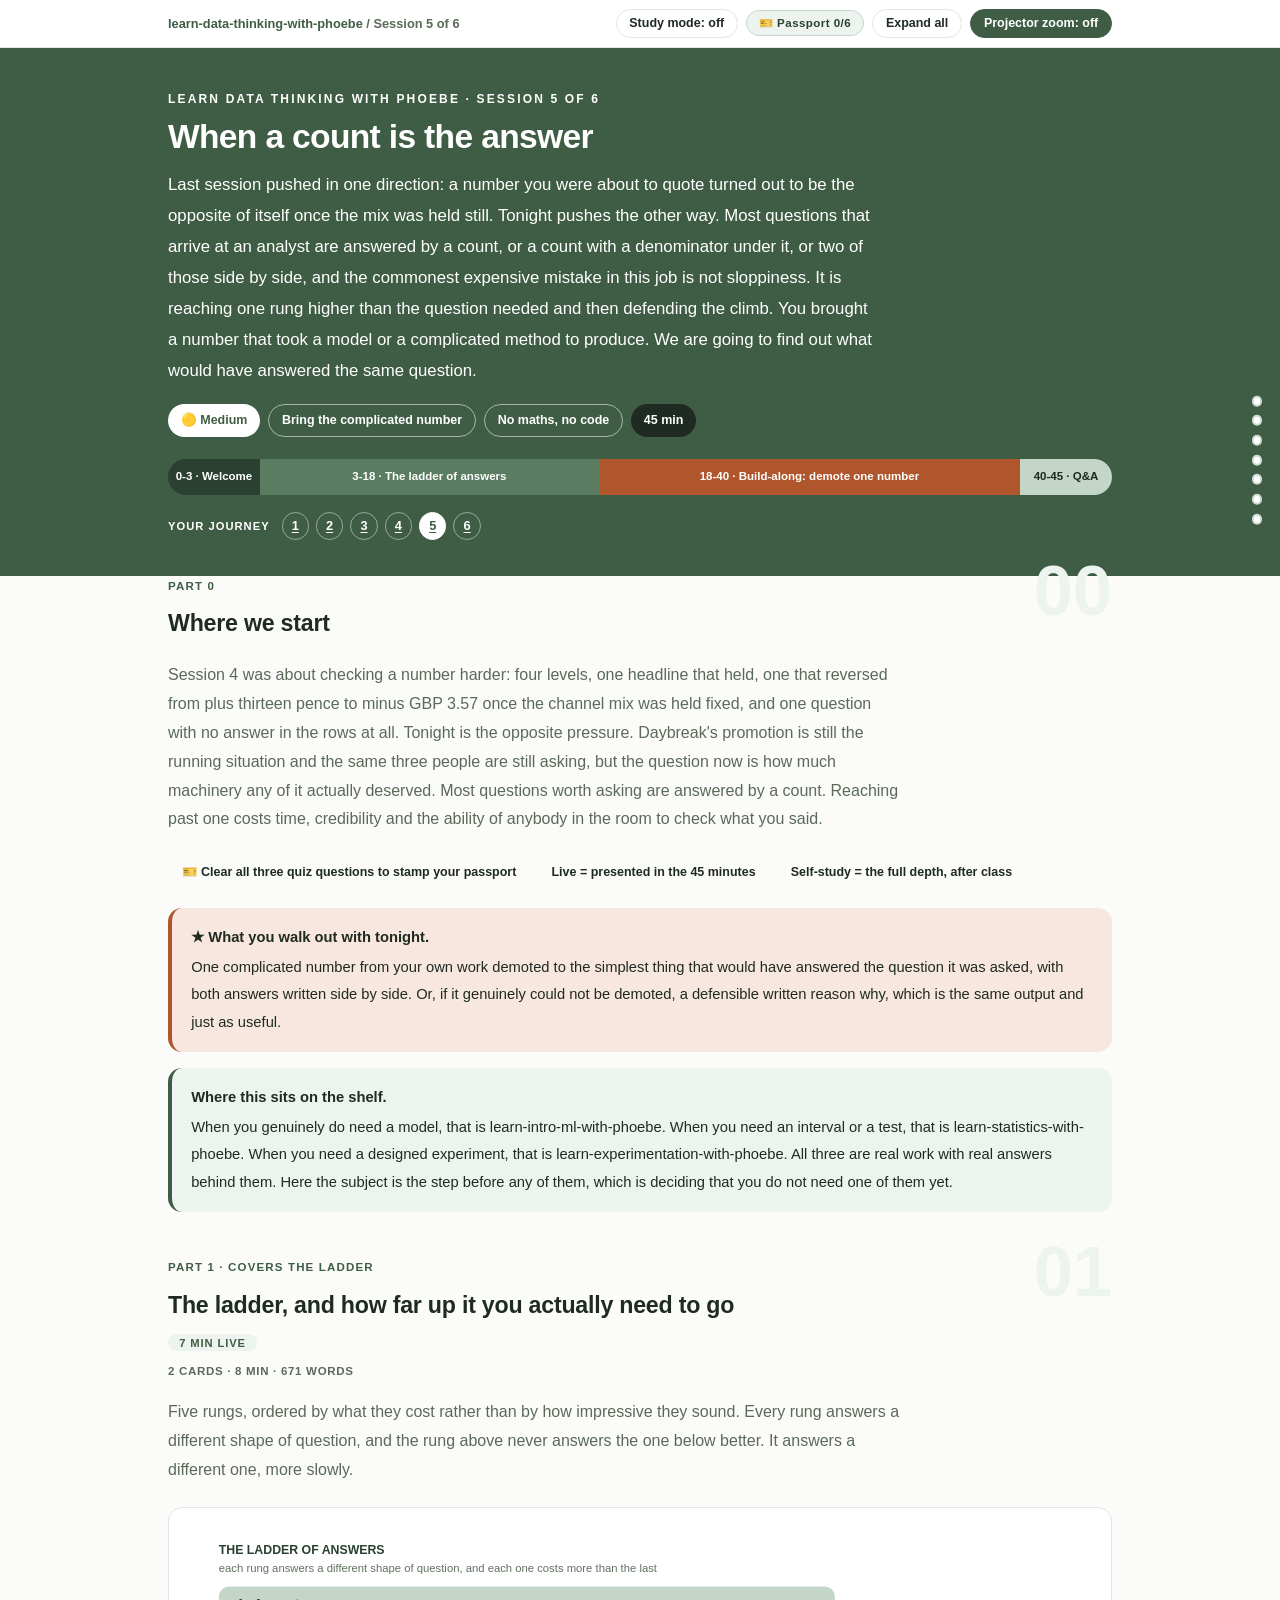
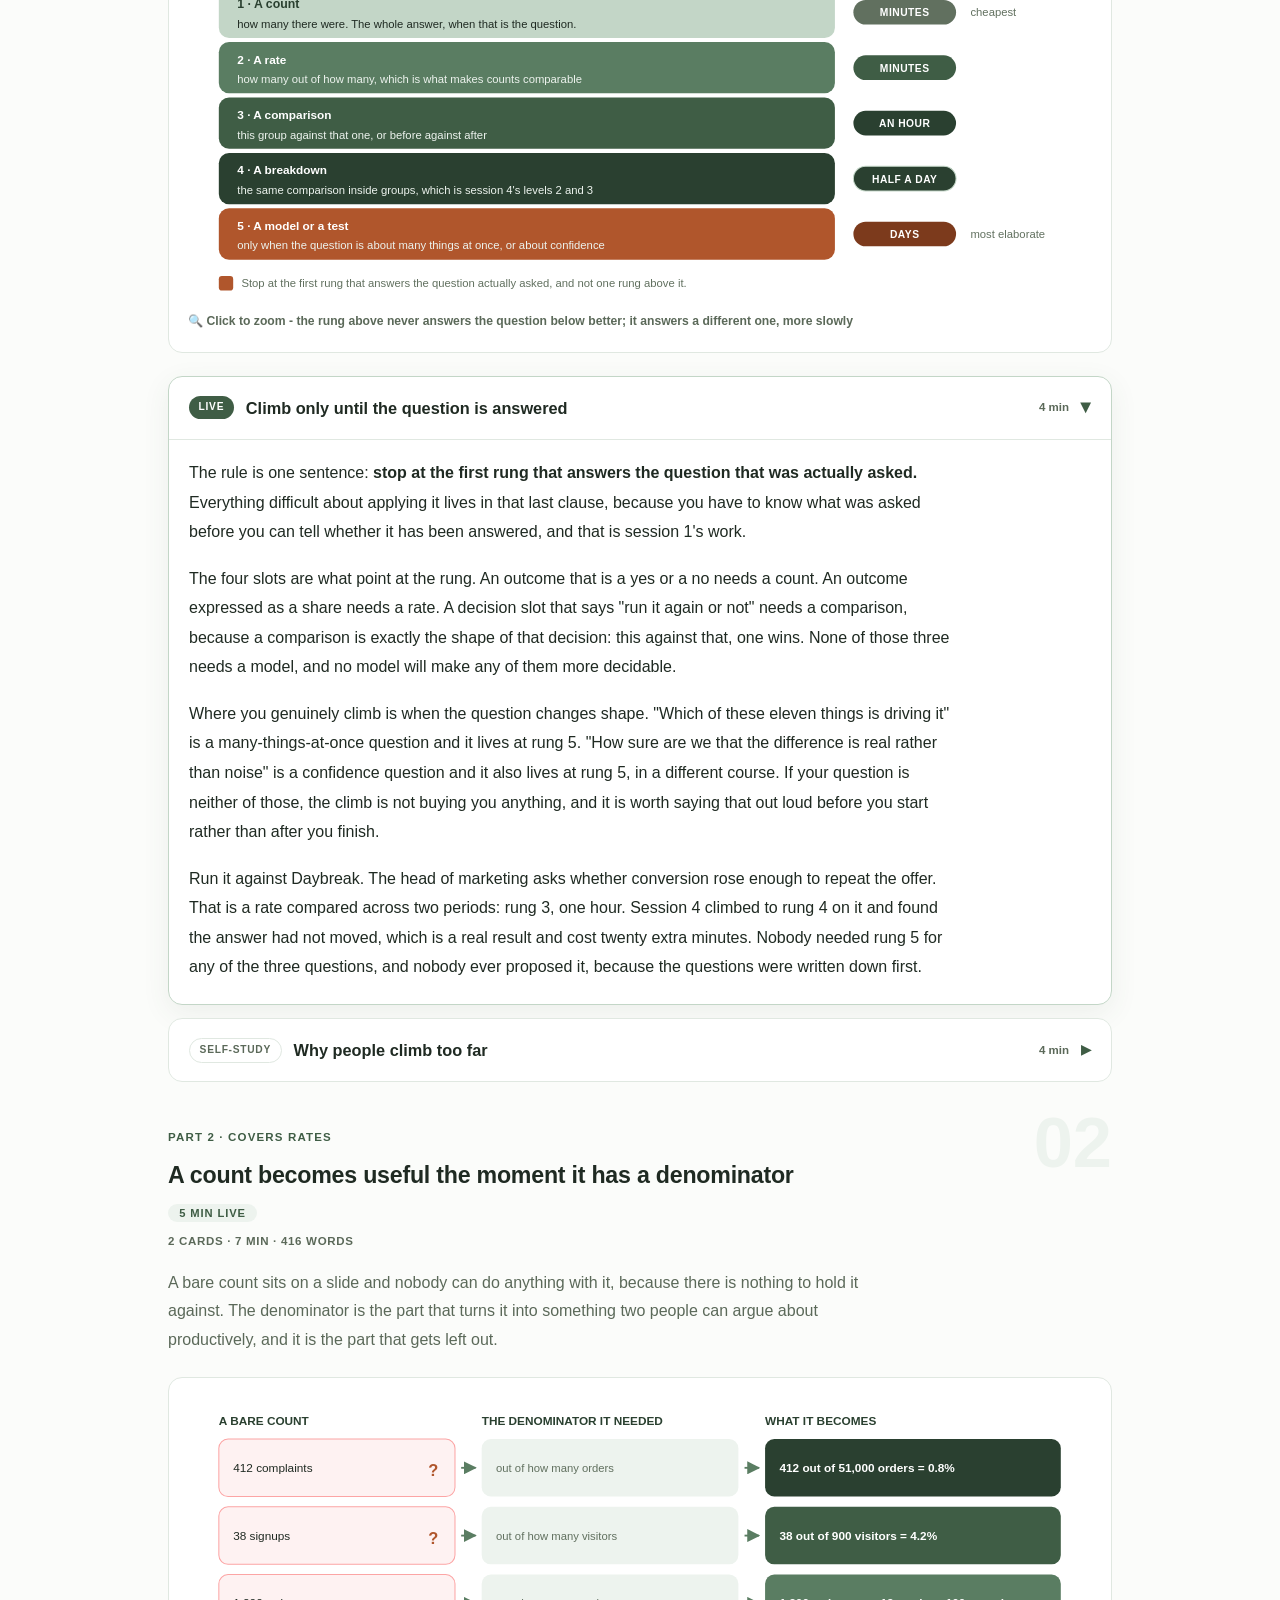
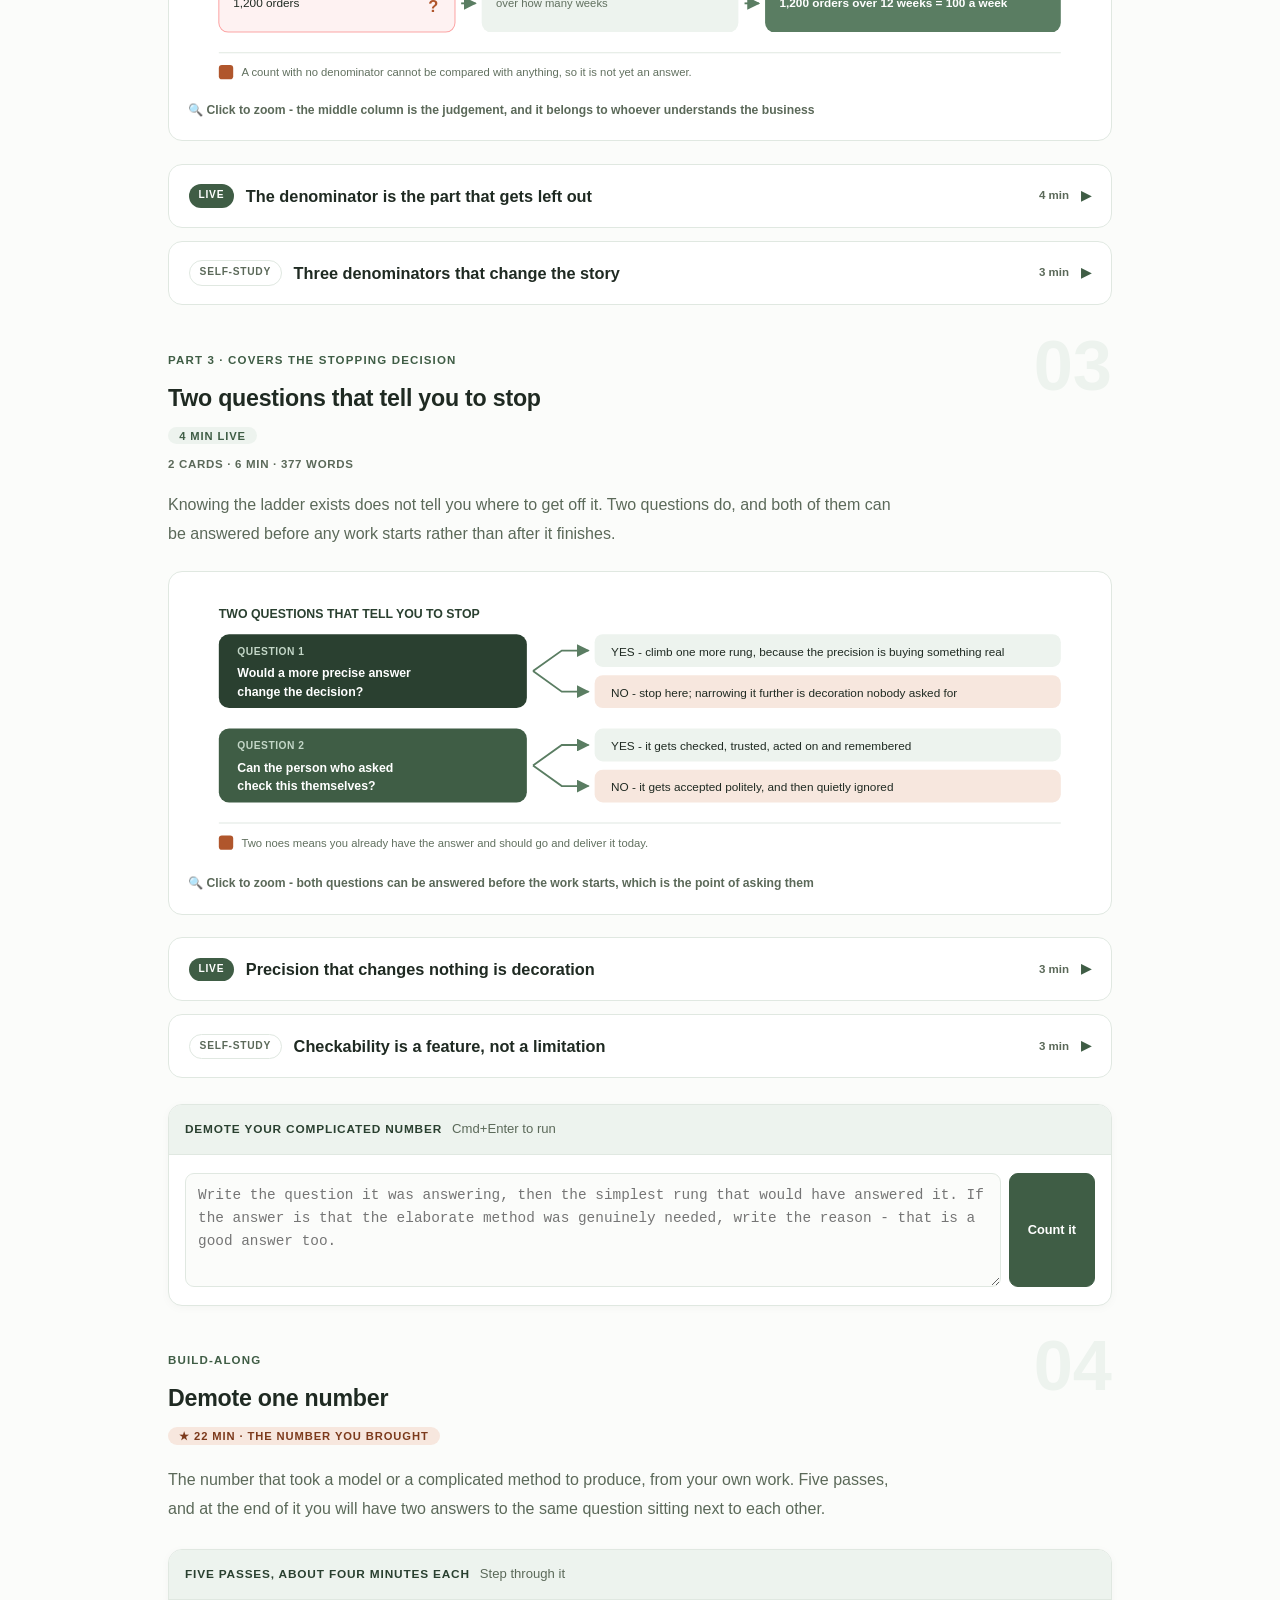
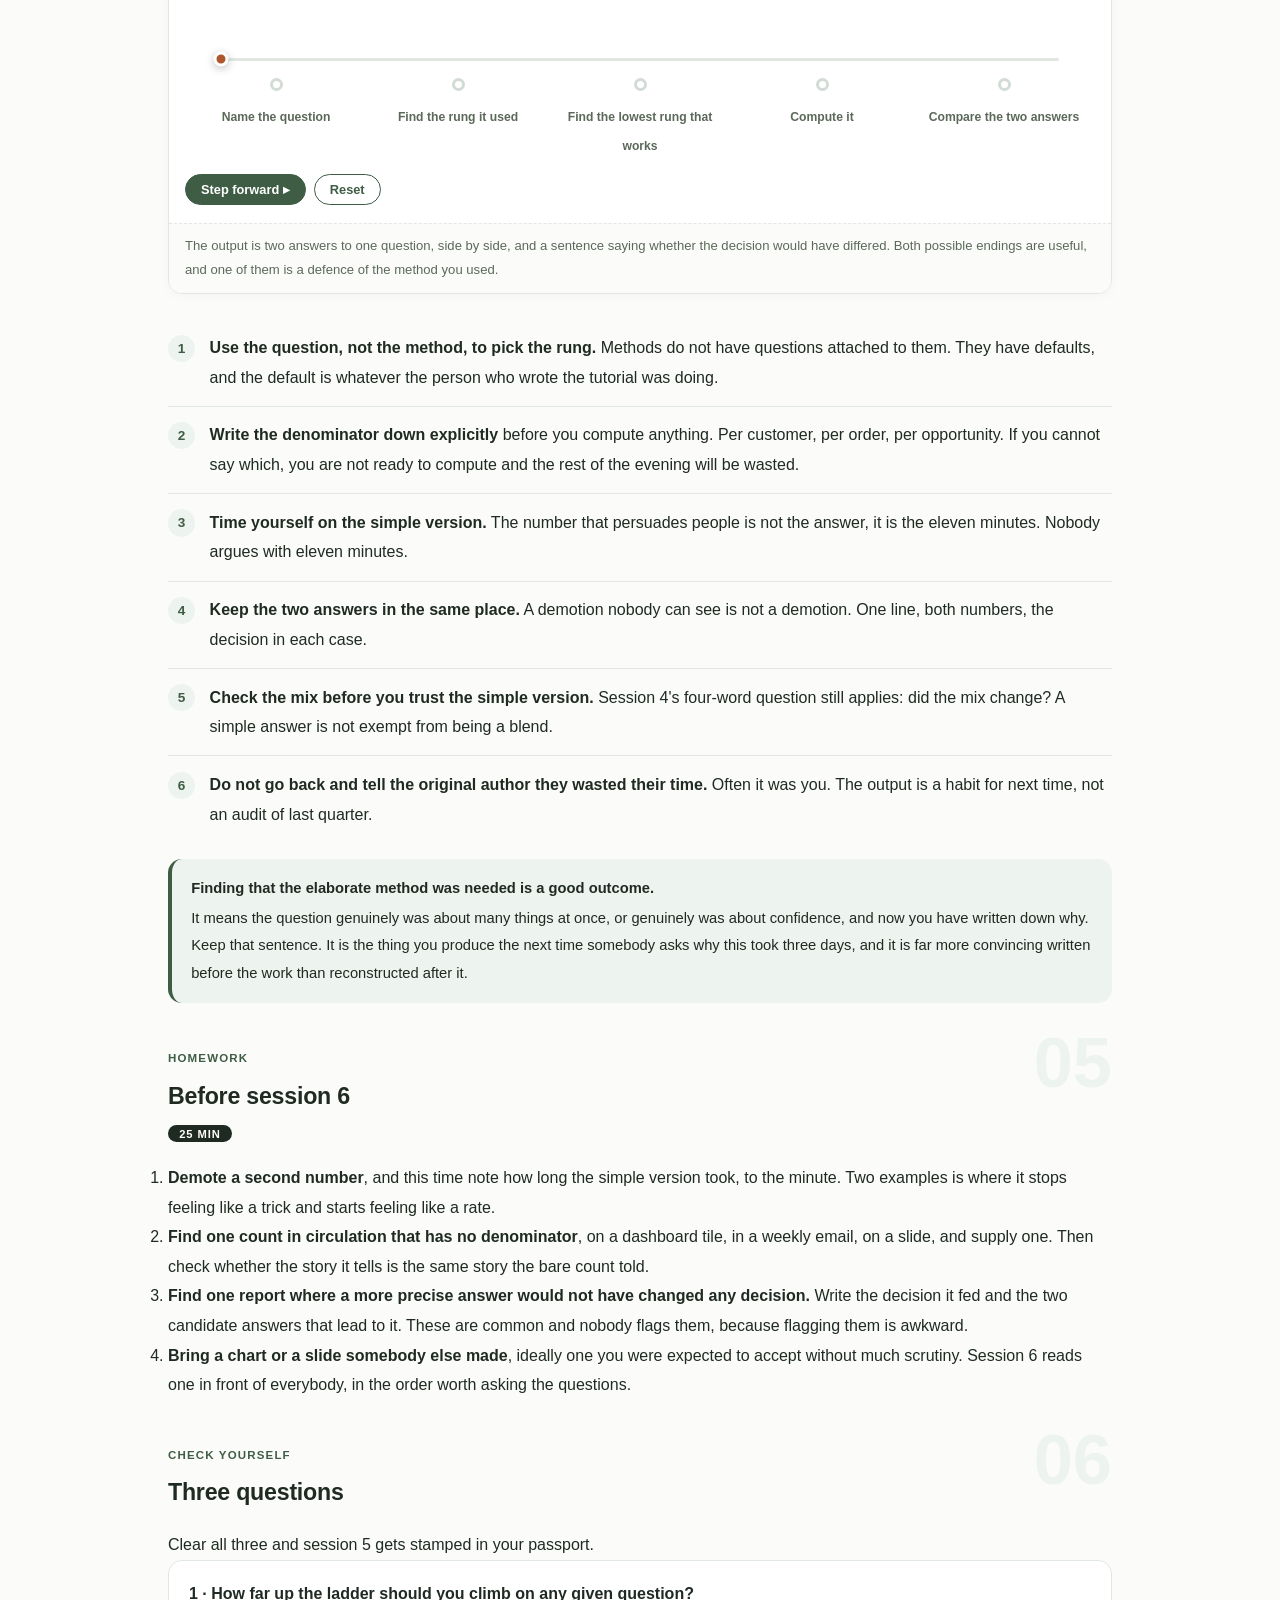
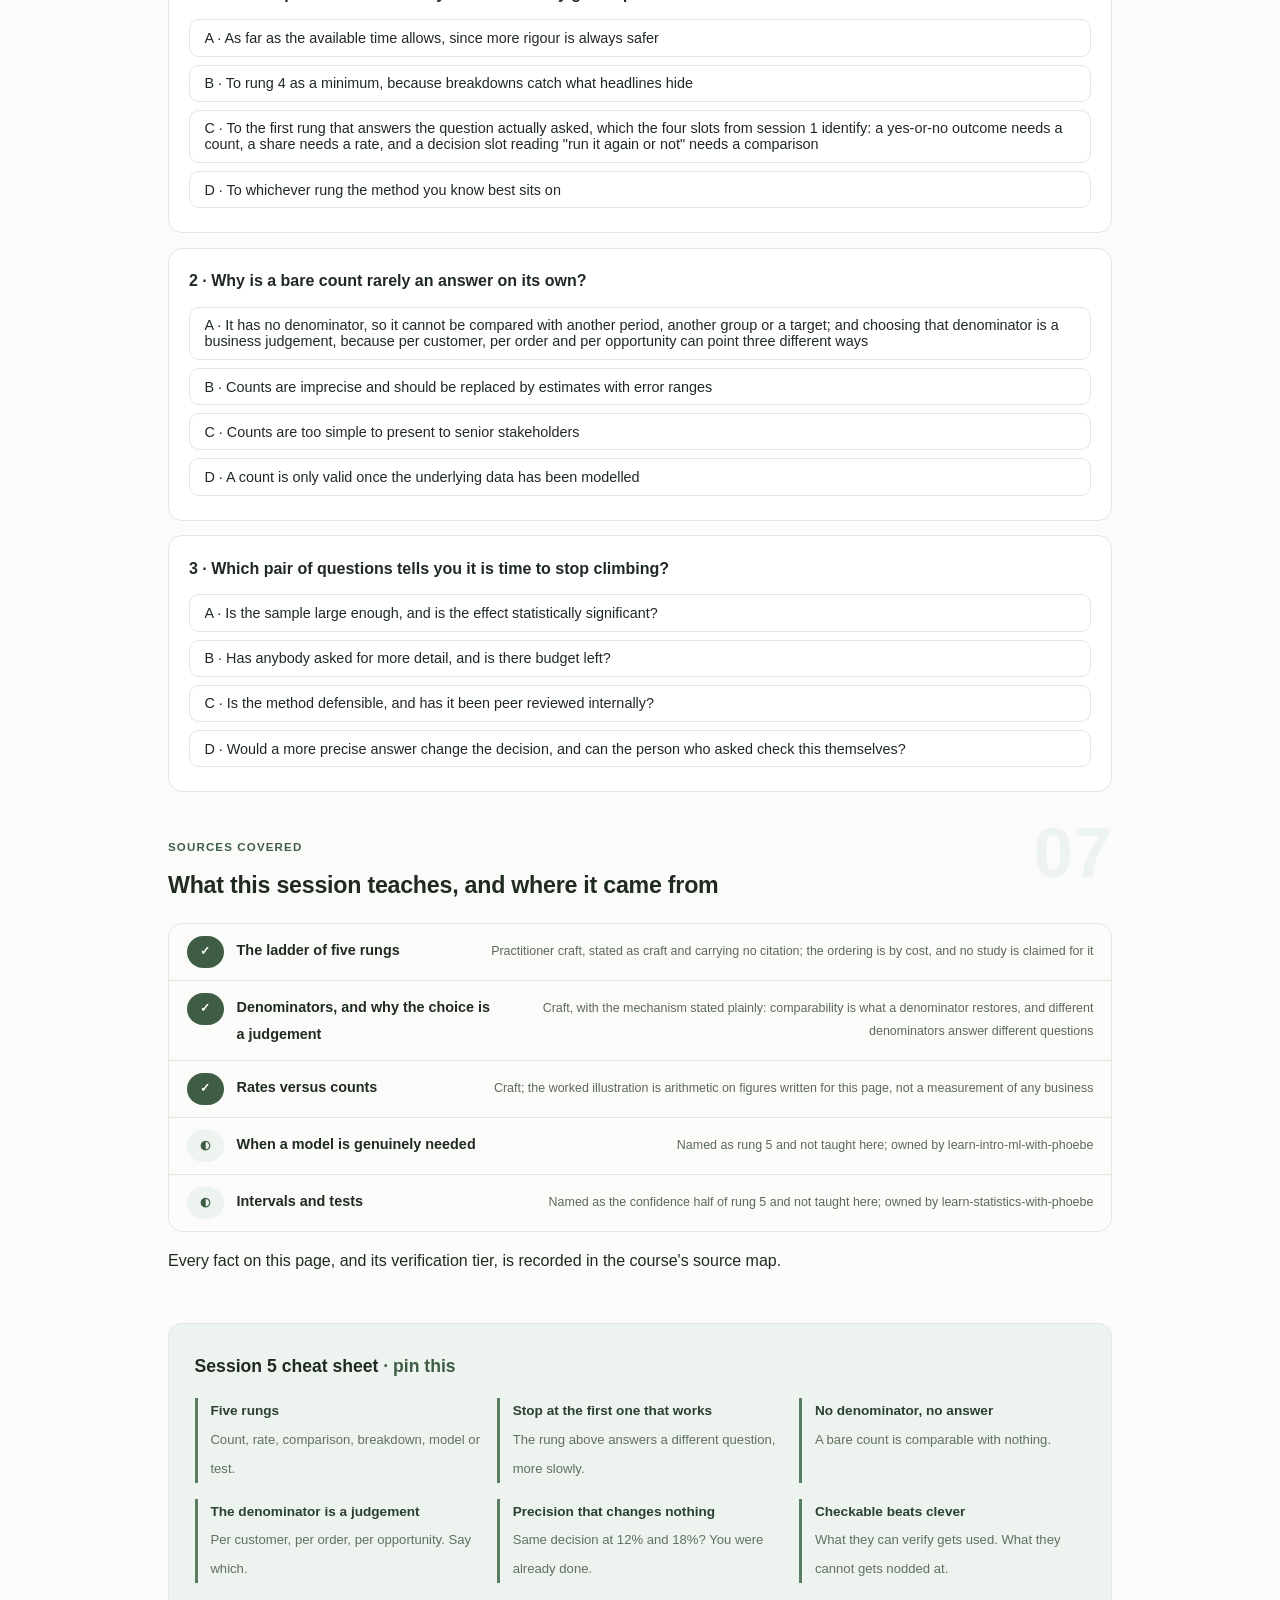
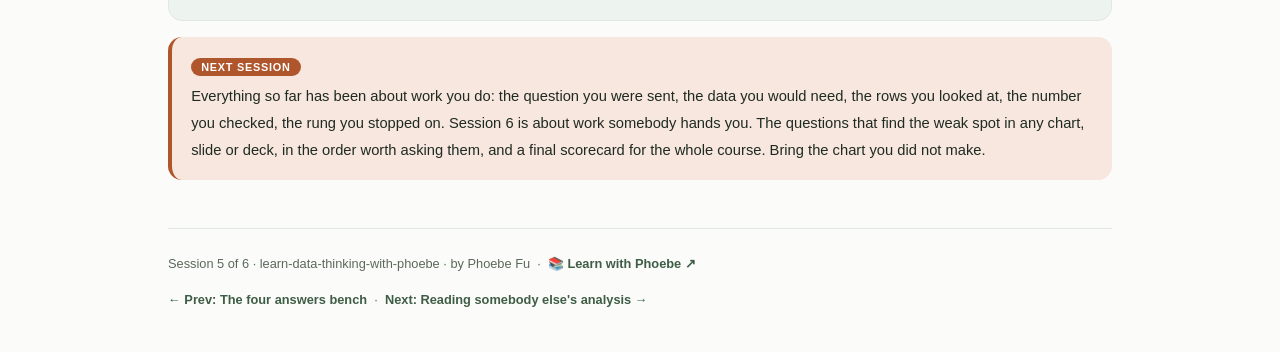
<file: courses/05-when-a-count-is-the-answer.html>
<!DOCTYPE html>
<html lang="en">
<head>
<meta charset="UTF-8">
<meta name="viewport" content="width=device-width, initial-scale=1.0">
<!-- social:start -->
<meta name="description" content="Session 5 of 6. Most questions worth asking are answered by a count, a rate or a comparison. Reaching past one is the commonest expensive mistake in the job, and tonight one complicated number from your own work gets demoted.">
<meta property="og:type" content="article">
<meta property="og:site_name" content="Learn with Phoebe">
<meta property="og:title" content="When a count is the answer - learn data thinking with phoebe">
<meta property="og:description" content="Session 5 of 6. Five rungs from a count to a model, and a rule for stopping: climb only until the question is answered.">
<meta property="og:url" content="https://phoebefu6.github.io/learn-data-thinking-with-phoebe/courses/05-when-a-count-is-the-answer.html">
<meta property="og:image" content="https://phoebefu6.github.io/learn-data-thinking-with-phoebe/assets/og-cover.png">
<meta property="og:image:width" content="1200">
<meta property="og:image:height" content="630">
<meta name="twitter:card" content="summary_large_image">
<meta name="twitter:title" content="When a count is the answer - learn data thinking with phoebe">
<meta name="twitter:description" content="Session 5 of 6. A count, a denominator, and two questions that tell you to stop climbing.">
<meta name="twitter:image" content="https://phoebefu6.github.io/learn-data-thinking-with-phoebe/assets/og-cover.png">
<!-- social:end -->
<title>Session 5 · When a count is the answer - learn data thinking with phoebe</title>
<link rel="stylesheet" href="../assets/style.css?v=22">
</head>
<body>

<div class="toolbar">
  <div class="wrap">
    <span class="crumb"><a href="../index.html">learn-data-thinking-with-phoebe</a> / Session 5 of 6</span>
    <button class="btn" id="toggle-all" type="button">Expand all</button>
    <button class="btn primary" id="zoom-toggle" type="button">Projector zoom: off</button>
  </div>
</div>

<header class="masthead">
  <div class="wrap">
    <div class="eyebrow">Learn Data Thinking with Phoebe · Session 5 of 6</div>
    <h1>When a count <span class="accent">is the answer</span></h1>
    <p class="sub">Last session pushed in one direction: a number you were about to quote turned out to be the opposite of itself once the mix was held still. Tonight pushes the other way. Most questions that arrive at an analyst are answered by a count, or a count with a denominator under it, or two of those side by side, and the commonest expensive mistake in this job is not sloppiness. It is reaching one rung higher than the question needed and then defending the climb. You brought a number that took a model or a complicated method to produce. We are going to find out what would have answered the same question.</p>
    <div class="chip-row">
      <span class="chip level">🟡 Medium</span>
      <span class="chip audience">Bring the complicated number</span>
      <span class="chip audience">No maths, no code</span>
      <span class="chip time">45 min</span>
    </div>
    <div class="agenda">
      <span class="a1" style="flex:1">0-3 · Welcome</span>
      <span class="a2" style="flex:4">3-18 · The ladder of answers</span>
      <span class="a3" style="flex:5">18-40 · Build-along: demote one number</span>
      <span class="a4" style="flex:1">40-45 · Q&amp;A</span>
    </div>
  </div>
</header>

<main class="wrap">

  <section class="section" id="intro">
    <div class="section-kicker">
      <span class="klabel">Part 0</span>
      <h2>Where we start</h2>
    </div>
    <p class="lede">Session 4 was about checking a number harder: four levels, one headline that held, one that reversed from plus thirteen pence to minus GBP 3.57 once the channel mix was held fixed, and one question with no answer in the rows at all. Tonight is the opposite pressure. Daybreak's promotion is still the running situation and the same three people are still asking, but the question now is how much machinery any of it actually deserved. Most questions worth asking are answered by a count. Reaching past one costs time, credibility and the ability of anybody in the room to check what you said.</p>

    <div class="legend">
      <span class="pill">🎫 Clear all three quiz questions to stamp your passport</span>
      <span class="pill">Live = presented in the 45 minutes</span>
      <span class="pill">Self-study = the full depth, after class</span>
    </div>

    <div class="callout win">
      <p><strong>★ What you walk out with tonight.</strong> One complicated number from your own work demoted to the simplest thing that would have answered the question it was asked, with both answers written side by side. Or, if it genuinely could not be demoted, a defensible written reason why, which is the same output and just as useful.</p>
    </div>

    <div class="callout tip">
      <p><strong>Where this sits on the shelf.</strong> When you genuinely do need a model, that is <span class="mono">learn-intro-ml-with-phoebe</span>. When you need an interval or a test, that is <span class="mono">learn-statistics-with-phoebe</span>. When you need a designed experiment, that is <span class="mono">learn-experimentation-with-phoebe</span>. All three are real work with real answers behind them. Here the subject is the step before any of them, which is deciding that you do not need one of them yet.</p>
    </div>
  </section>

  <section class="section" id="part-1">
    <div class="section-kicker">
      <span class="klabel">Part 1 · covers the ladder</span>
      <h2>The ladder, and how far up it you actually need to go</h2>
      <span class="tag concept">7 min live</span>
    </div>
    <p class="lede">Five rungs, ordered by what they cost rather than by how impressive they sound. Every rung answers a different shape of question, and the rung above never answers the one below better. It answers a different one, more slowly.</p>

    <figure class="zoomable">
      <svg viewBox="0 0 880 364" xmlns="http://www.w3.org/2000/svg" role="img" aria-label="Five rungs of answer from cheapest to most elaborate: a count, a rate, a comparison, a breakdown, and a model or test, each labelled with what it answers and roughly what it costs in time">
        <style>
          .d5aH { font: 800 12px Inter, sans-serif; fill: #2A4030; }
          .d5aT { font: 800 11.5px Inter, sans-serif; fill: #FFFFFF; }
          .d5aW { font: 400 11px Inter, sans-serif; fill: #EDF3EE; }
          .d5aN { font: 400 11px Inter, sans-serif; fill: #61705F; }
          .d5aK { font: 800 10px Inter, sans-serif; fill: #FFFFFF; letter-spacing: .05em; }
          .d5aB { font: 400 11px Inter, sans-serif; fill: #1F2A22; }
        </style>

        <text class="d5aH" x="30" y="26">THE LADDER OF ANSWERS</text>
        <text class="d5aN" x="30" y="44">each rung answers a different shape of question, and each one costs more than the last</text>

        <rect x="30" y="58" width="600" height="50" rx="10" fill="#C3D6C7"/>
        <text class="d5aH" x="48" y="79">1 · A count</text>
        <text class="d5aB" x="48" y="98">how many there were. The whole answer, when that is the question.</text>
        <rect x="648" y="71" width="100" height="24" rx="12" fill="#61705F"/>
        <text class="d5aK" x="698" y="87" text-anchor="middle">MINUTES</text>
        <text class="d5aN" x="762" y="87">cheapest</text>

        <rect x="30" y="112" width="600" height="50" rx="10" fill="#5A7D62"/>
        <text class="d5aT" x="48" y="133">2 · A rate</text>
        <text class="d5aW" x="48" y="152">how many out of how many, which is what makes counts comparable</text>
        <rect x="648" y="125" width="100" height="24" rx="12" fill="#3F5D45"/>
        <text class="d5aK" x="698" y="141" text-anchor="middle">MINUTES</text>

        <rect x="30" y="166" width="600" height="50" rx="10" fill="#3F5D45"/>
        <text class="d5aT" x="48" y="187">3 · A comparison</text>
        <text class="d5aW" x="48" y="206">this group against that one, or before against after</text>
        <rect x="648" y="179" width="100" height="24" rx="12" fill="#2A4030"/>
        <text class="d5aK" x="698" y="195" text-anchor="middle">AN HOUR</text>

        <rect x="30" y="220" width="600" height="50" rx="10" fill="#2A4030"/>
        <text class="d5aT" x="48" y="241">4 · A breakdown</text>
        <text class="d5aW" x="48" y="260">the same comparison inside groups, which is session 4's levels 2 and 3</text>
        <rect x="648" y="233" width="100" height="24" rx="12" fill="#2A4030" stroke="#C3D6C7"/>
        <text class="d5aK" x="698" y="249" text-anchor="middle">HALF A DAY</text>

        <rect x="30" y="274" width="600" height="50" rx="10" fill="#B0562C"/>
        <text class="d5aT" x="48" y="295">5 · A model or a test</text>
        <text class="d5aW" x="48" y="314">only when the question is about many things at once, or about confidence</text>
        <rect x="648" y="287" width="100" height="24" rx="12" fill="#7C3A1C"/>
        <text class="d5aK" x="698" y="303" text-anchor="middle">DAYS</text>
        <text class="d5aN" x="762" y="303">most elaborate</text>

        <rect x="30" y="340" width="14" height="14" rx="3" fill="#B0562C"/>
        <text class="d5aN" x="52" y="351">Stop at the first rung that answers the question actually asked, and not one rung above it.</text>
      </svg>
      <figcaption>🔍 Click to zoom - the rung above never answers the question below better; it answers a different one, more slowly</figcaption>
    </figure>

    <details class="card" open>
      <summary><span class="mode live">Live</span>Climb only until the question is answered<span class="mini">4 min</span><span class="caret">▶</span></summary>
      <div class="body">
        <p>The rule is one sentence: <strong>stop at the first rung that answers the question that was actually asked.</strong> Everything difficult about applying it lives in that last clause, because you have to know what was asked before you can tell whether it has been answered, and that is session 1's work.</p>
        <p>The four slots are what point at the rung. An outcome that is a yes or a no needs a count. An outcome expressed as a share needs a rate. A decision slot that says "run it again or not" needs a comparison, because a comparison is exactly the shape of that decision: this against that, one wins. None of those three needs a model, and no model will make any of them more decidable.</p>
        <p>Where you genuinely climb is when the question changes shape. "Which of these eleven things is driving it" is a many-things-at-once question and it lives at rung 5. "How sure are we that the difference is real rather than noise" is a confidence question and it also lives at rung 5, in a different course. If your question is neither of those, the climb is not buying you anything, and it is worth saying that out loud before you start rather than after you finish.</p>
        <p>Run it against Daybreak. The head of marketing asks whether conversion rose enough to repeat the offer. That is a rate compared across two periods: rung 3, one hour. Session 4 climbed to rung 4 on it and found the answer had not moved, which is a real result and cost twenty extra minutes. Nobody needed rung 5 for any of the three questions, and nobody ever proposed it, because the questions were written down first.</p>
      </div>
    </details>

    <details class="card">
      <summary><span class="mode self">Self-study</span>Why people climb too far<span class="mini">4 min</span><span class="caret">▶</span></summary>
      <div class="body">
        <p>Four honest reasons, none of them stupidity, and all four are worth recognising in yourself rather than in a colleague.</p>
        <p><strong>A model looks like more work and therefore more value.</strong> Three days of method produces an artefact somebody can see you built. A count produces one line. The effort is legible in one case and invisible in the other, and effort is what most organisations actually reward.</p>
        <p><strong>A count feels too simple to present.</strong> Standing up in front of eight people to say "it was 412, and that is 0.8 percent" feels like you have not done your job, even when it is the complete answer. This feeling is very strong and it is wrong, and naming it is most of the cure.</p>
        <p><strong>The tooling makes the elaborate thing easy to reach for.</strong> Fitting a model is now four lines, and the four lines are on the first page of every tutorial you have ever read. The path of least resistance genuinely runs uphill on this ladder, which is a recent and slightly strange state of affairs.</p>
        <p><strong>Nobody was ever criticised for being too rigorous.</strong> The failure mode is invisible, so it carries no social cost, so it never gets corrected.</p>
        <p>Now the cost, plainly, because it is real and it is paid by somebody. You spend time you did not have. You produce a result that nobody in the room can check, which means it gets accepted rather than believed. And you produce a number whose failure modes are invisible to its audience: when a count is wrong, somebody notices, because they can recompute it over lunch. When a model is wrong, it is wrong quietly, and it stays in the deck.</p>
        <table class="clean">
          <tr><th>Rung</th><th>Answers</th><th>Roughly costs</th><th>Daybreak example</th></tr>
          <tr><td><strong>1 A count</strong></td><td>How many were there?</td><td>Minutes</td><td>How many orders came through the promotion at all</td></tr>
          <tr><td><strong>2 A rate</strong></td><td>How many out of how many?</td><td>Minutes</td><td>What share of those orders converted</td></tr>
          <tr><td><strong>3 A comparison</strong></td><td>This against that, or before against after</td><td>An hour</td><td>Conversion in the twelve weeks after against the twelve before</td></tr>
          <tr><td><strong>4 A breakdown</strong></td><td>The same comparison inside groups</td><td>Half a day</td><td>That same comparison inside email and social, which is where the revenue reversal showed up</td></tr>
          <tr><td><strong>5 A model or a test</strong></td><td>Many things at once, or how confident you can be</td><td>Days, and a different course</td><td>Not needed for any of the three questions anybody actually asked</td></tr>
        </table>
      </div>
    </details>
  </section>

  <section class="section" id="part-2">
    <div class="section-kicker">
      <span class="klabel">Part 2 · covers rates</span>
      <h2>A count becomes useful the moment it has a denominator</h2>
      <span class="tag concept">5 min live</span>
    </div>
    <p class="lede">A bare count sits on a slide and nobody can do anything with it, because there is nothing to hold it against. The denominator is the part that turns it into something two people can argue about productively, and it is the part that gets left out.</p>

    <figure class="zoomable">
      <svg viewBox="0 0 880 284" xmlns="http://www.w3.org/2000/svg" role="img" aria-label="Three bare counts on the left, each with a question mark, the denominator each one needed in the middle column, and the resulting comparable figure on the right">
        <style>
          .d5bH { font: 800 11.5px Inter, sans-serif; fill: #2A4030; }
          .d5bB { font: 400 11.5px Inter, sans-serif; fill: #1F2A22; }
          .d5bW { font: 700 11.5px Inter, sans-serif; fill: #FFFFFF; }
          .d5bN { font: 400 11px Inter, sans-serif; fill: #61705F; }
          .d5bQ { font: 800 16px Inter, sans-serif; fill: #B0562C; }
          .d5bE { fill: none; stroke: #5A7D62; stroke-width: 1.8; }
        </style>
        <defs>
          <marker id="d5b-arr" viewBox="0 0 10 10" refX="9" refY="5" markerWidth="7" markerHeight="7" orient="auto-start-reverse">
            <path d="M0 0 L10 5 L0 10 z" fill="#5A7D62"/>
          </marker>
        </defs>

        <text class="d5bH" x="30" y="26">A BARE COUNT</text>
        <text class="d5bH" x="286" y="26">THE DENOMINATOR IT NEEDED</text>
        <text class="d5bH" x="562" y="26">WHAT IT BECOMES</text>

        <rect x="30" y="40" width="230" height="56" rx="9" fill="#FEF2F2" stroke="#FCA5A5"/>
        <text class="d5bB" x="44" y="72">412 complaints</text>
        <text class="d5bQ" x="234" y="76">?</text>
        <path class="d5bE" d="M266 68 L280 68" marker-end="url(#d5b-arr)"/>
        <rect x="286" y="40" width="250" height="56" rx="9" fill="#EDF3EE"/>
        <text class="d5bN" x="300" y="72">out of how many orders</text>
        <path class="d5bE" d="M542 68 L556 68" marker-end="url(#d5b-arr)"/>
        <rect x="562" y="40" width="288" height="56" rx="9" fill="#2A4030"/>
        <text class="d5bW" x="576" y="72">412 out of 51,000 orders = 0.8%</text>

        <rect x="30" y="106" width="230" height="56" rx="9" fill="#FEF2F2" stroke="#FCA5A5"/>
        <text class="d5bB" x="44" y="138">38 signups</text>
        <text class="d5bQ" x="234" y="142">?</text>
        <path class="d5bE" d="M266 134 L280 134" marker-end="url(#d5b-arr)"/>
        <rect x="286" y="106" width="250" height="56" rx="9" fill="#EDF3EE"/>
        <text class="d5bN" x="300" y="138">out of how many visitors</text>
        <path class="d5bE" d="M542 134 L556 134" marker-end="url(#d5b-arr)"/>
        <rect x="562" y="106" width="288" height="56" rx="9" fill="#3F5D45"/>
        <text class="d5bW" x="576" y="138">38 out of 900 visitors = 4.2%</text>

        <rect x="30" y="172" width="230" height="56" rx="9" fill="#FEF2F2" stroke="#FCA5A5"/>
        <text class="d5bB" x="44" y="204">1,200 orders</text>
        <text class="d5bQ" x="234" y="208">?</text>
        <path class="d5bE" d="M266 200 L280 200" marker-end="url(#d5b-arr)"/>
        <rect x="286" y="172" width="250" height="56" rx="9" fill="#EDF3EE"/>
        <text class="d5bN" x="300" y="204">over how many weeks</text>
        <path class="d5bE" d="M542 200 L556 200" marker-end="url(#d5b-arr)"/>
        <rect x="562" y="172" width="288" height="56" rx="9" fill="#5A7D62"/>
        <text class="d5bW" x="576" y="204">1,200 orders over 12 weeks = 100 a week</text>

        <line x1="30" y1="248" x2="850" y2="248" stroke="#E0E8E1"/>
        <rect x="30" y="260" width="14" height="14" rx="3" fill="#B0562C"/>
        <text class="d5bN" x="52" y="271">A count with no denominator cannot be compared with anything, so it is not yet an answer.</text>
      </svg>
      <figcaption>🔍 Click to zoom - the middle column is the judgement, and it belongs to whoever understands the business</figcaption>
    </figure>

    <details class="card">
      <summary><span class="mode live">Live</span>The denominator is the part that gets left out<span class="mini">4 min</span><span class="caret">▶</span></summary>
      <div class="body">
        <p>A count alone is almost never an answer, and the reason is mechanical rather than stylistic. An answer has to be comparable with something, either with the same quantity at another time, or with a different group, or with a target somebody set. A bare count is comparable with nothing, because the thing it is counting out of has been left unstated and may well have moved.</p>
        <p>The denominator is what restores that. Two periods become comparable, two channels become comparable, two companies of very different sizes become comparable, all because you divided by the number of chances the thing had to happen.</p>
        <p>Here is the part that gets skipped: <strong>choosing the denominator is a judgement, and it belongs to the person who understands the business, not to whoever wrote the query.</strong> Complaints per order and complaints per customer are different measures of different things, and they can move in opposite directions in the same quarter. There is no technical fact that decides between them. There is only the question being asked, which is why session 1 comes before this one and not after it.</p>
      </div>
    </details>

    <details class="card">
      <summary><span class="mode self">Self-study</span>Three denominators that change the story<span class="mini">3 min</span><span class="caret">▶</span></summary>
      <div class="body">
        <p><strong>Per customer.</strong> Divides by the people involved. This is the right denominator when the question is about individual experience: is a typical customer having a worse time than they were?</p>
        <p><strong>Per order.</strong> Divides by the transactions. This is the right denominator when the question is about the process: is each trip through the system going worse than it was?</p>
        <p><strong>Per opportunity-to-happen.</strong> Divides by the number of chances the thing had to occur at all, which is often neither of the above. Delivery complaints belong over deliveries, not over orders, because orders that were never delivered could not generate one.</p>
        <p>The same numerator over these three denominators can point three different ways in the same period, and none of the three is wrong. Which is exactly why <strong>stating which one you used is part of stating the answer</strong>, not a footnote to it. "Complaints fell" is not a finding. "Complaints per delivery fell from 1.1 percent to 0.8 percent" is one, and it survives somebody asking what you divided by.</p>
        <div class="callout example">
          <span class="ex-pill">Real world</span>
          <p>Complaints rose forty percent quarter on quarter, which sounds alarming, and somebody will have put it on a slide in red. Then you notice orders rose sixty percent in the same period. The complaint <em>rate</em> fell. Both sentences describe the same two columns of the same table, and only one of them is an answer to "are we getting worse".</p>
        </div>
      </div>
    </details>
  </section>

  <section class="section" id="part-3">
    <div class="section-kicker">
      <span class="klabel">Part 3 · covers the stopping decision</span>
      <h2>Two questions that tell you to stop</h2>
      <span class="tag concept">4 min live</span>
    </div>
    <p class="lede">Knowing the ladder exists does not tell you where to get off it. Two questions do, and both of them can be answered before any work starts rather than after it finishes.</p>

    <figure class="zoomable">
      <svg viewBox="0 0 880 264" xmlns="http://www.w3.org/2000/svg" role="img" aria-label="Two stopping questions, each with a yes branch and a no branch: would a more precise answer change the decision, and can the person who asked check this themselves">
        <style>
          .d5cH { font: 800 12px Inter, sans-serif; fill: #2A4030; }
          .d5cT { font: 800 12px Inter, sans-serif; fill: #FFFFFF; }
          .d5cK { font: 800 10px Inter, sans-serif; fill: #C3D6C7; letter-spacing: .05em; }
          .d5cB { font: 400 11.5px Inter, sans-serif; fill: #1F2A22; }
          .d5cN { font: 400 11px Inter, sans-serif; fill: #61705F; }
          .d5cE { fill: none; stroke: #5A7D62; stroke-width: 1.8; }
        </style>
        <defs>
          <marker id="d5c-arr" viewBox="0 0 10 10" refX="9" refY="5" markerWidth="7" markerHeight="7" orient="auto-start-reverse">
            <path d="M0 0 L10 5 L0 10 z" fill="#5A7D62"/>
          </marker>
        </defs>

        <text class="d5cH" x="30" y="26">TWO QUESTIONS THAT TELL YOU TO STOP</text>

        <rect x="30" y="42" width="300" height="72" rx="10" fill="#2A4030"/>
        <text class="d5cK" x="48" y="62">QUESTION 1</text>
        <text class="d5cT" x="48" y="84">Would a more precise answer</text>
        <text class="d5cT" x="48" y="102">change the decision?</text>
        <path class="d5cE" d="M336 78 L364 58 L390 58" marker-end="url(#d5c-arr)"/>
        <path class="d5cE" d="M336 78 L364 98 L390 98" marker-end="url(#d5c-arr)"/>
        <rect x="396" y="42" width="454" height="32" rx="8" fill="#EDF3EE"/>
        <text class="d5cB" x="412" y="63">YES - climb one more rung, because the precision is buying something real</text>
        <rect x="396" y="82" width="454" height="32" rx="8" fill="#F7E7DE"/>
        <text class="d5cB" x="412" y="103">NO - stop here; narrowing it further is decoration nobody asked for</text>

        <rect x="30" y="134" width="300" height="72" rx="10" fill="#3F5D45"/>
        <text class="d5cK" x="48" y="154">QUESTION 2</text>
        <text class="d5cT" x="48" y="176">Can the person who asked</text>
        <text class="d5cT" x="48" y="194">check this themselves?</text>
        <path class="d5cE" d="M336 170 L364 150 L390 150" marker-end="url(#d5c-arr)"/>
        <path class="d5cE" d="M336 170 L364 190 L390 190" marker-end="url(#d5c-arr)"/>
        <rect x="396" y="134" width="454" height="32" rx="8" fill="#EDF3EE"/>
        <text class="d5cB" x="412" y="155">YES - it gets checked, trusted, acted on and remembered</text>
        <rect x="396" y="174" width="454" height="32" rx="8" fill="#F7E7DE"/>
        <text class="d5cB" x="412" y="195">NO - it gets accepted politely, and then quietly ignored</text>

        <line x1="30" y1="226" x2="850" y2="226" stroke="#E0E8E1"/>
        <rect x="30" y="238" width="14" height="14" rx="3" fill="#B0562C"/>
        <text class="d5cN" x="52" y="249">Two noes means you already have the answer and should go and deliver it today.</text>
      </svg>
      <figcaption>🔍 Click to zoom - both questions can be answered before the work starts, which is the point of asking them</figcaption>
    </figure>

    <details class="card">
      <summary><span class="mode live">Live</span>Precision that changes nothing is decoration<span class="mini">3 min</span><span class="caret">▶</span></summary>
      <div class="body">
        <p>If the decision is the same whether the answer is 12 percent or 18 percent, then spending three days narrowing a range down to a point is work that nobody needed and nobody will notice. The decision was already made by the time you had the range.</p>
        <p>This sounds like a matter of taste and it is not, because the four-slot decision line from session 1 makes it checkable. You already wrote down what changes depending on the answer. So write the two candidate answers, the optimistic one and the pessimistic one, and ask what the decision slot says in each case. If it says the same thing twice, you are finished, and you were finished before you started.</p>
        <p>The version of this that costs the most is the one where nobody ever wrote the decision down. Then there is no way to tell whether more precision would matter, so more precision always feels safer, and the work expands until somebody runs out of week. That is not rigour. It is an unanswered question about the fourth slot, showing up three weeks later as a scheduling problem.</p>
      </div>
    </details>

    <details class="card">
      <summary><span class="mode self">Self-study</span>Checkability is a feature, not a limitation<span class="mini">3 min</span><span class="caret">▶</span></summary>
      <div class="body">
        <p>An answer the asker can verify gets trusted, acted on and remembered. An answer they cannot verify gets accepted politely and then quietly ignored, and you usually do not find out which happened.</p>
        <p>A count and a rate are checkable by anybody holding the same spreadsheet. They can filter the rows themselves, get your number, and from that moment they believe it in a way that no amount of explanation produces. They can also find your mistake, which is uncomfortable for an afternoon and enormously valuable over a year.</p>
        <p>That is a genuine advantage of the bottom of the ladder, not a consolation prize for having done something simple. It is the difference between a number the organisation now owns and a number that belongs only to you. And when the organisation owns a number, it starts appearing in other people's work, which is the actual goal.</p>
        <p>None of this is an argument against rung 5. Some questions live up there and cannot be pulled down. It is an argument for knowing what you are giving up when you climb, so the climb is a decision rather than a reflex.</p>
      </div>
    </details>

    <div class="tryrow" data-fn="wordcount" data-multiline="1" data-title="Demote your complicated number" data-hint="Write the question it was answering, then the simplest rung that would have answered it. If the answer is that the elaborate method was genuinely needed, write the reason - that is a good answer too." data-seed="" data-cta="Count it"></div>
  </section>

  <section class="section" id="demo-1">
    <div class="section-kicker">
      <span class="klabel">Build-along</span>
      <h2>Demote one number</h2>
      <span class="tag demo">★ 22 min · the number you brought</span>
    </div>
    <p class="lede">The number that took a model or a complicated method to produce, from your own work. Five passes, and at the end of it you will have two answers to the same question sitting next to each other.</p>

    <div class="tick" data-stages="Name the question|Find the rung it used|Find the lowest rung that works|Compute it|Compare the two answers" data-title="Five passes, about four minutes each" data-foot="The output is two answers to one question, side by side, and a sentence saying whether the decision would have differed. Both possible endings are useful, and one of them is a defence of the method you used.">
      <p class="tick-note" data-stage="0"><b>Name the question.</b> Write the question the number was actually answering, in the four slots: outcome, population, timeframe, decision. Not the question the method was designed for. The one somebody asked. If the decision slot is empty, ask the person today, because everything below depends on it.</p>
      <p class="tick-note" data-stage="1"><b>Find the rung it used.</b> Which of the five did the method sit on? A forecast, a score, a segmentation or a significance claim is rung 5. A year-on-year breakdown by region is rung 4. Be honest about this; the point is not to make the method sound modest.</p>
      <p class="tick-note" data-stage="2"><b>Find the lowest rung that works.</b> Read the question you wrote in pass one and go up from rung 1 until a rung answers it. Usually this lands one or two below where the method sat. Write which rung, and write the exact calculation: what is counted, and what it is divided by.</p>
      <p class="tick-note" data-stage="3"><b>Compute it.</b> Actually do the arithmetic, tonight, in a spreadsheet. This step is not optional and it is not a thought experiment, because the interesting part is nearly always how long it took, and you cannot estimate that afterwards.</p>
      <p class="tick-note" data-stage="4"><b>Compare the two answers.</b> Put them side by side and ask the only question that matters: would the decision have been different? Write the sentence either way. "The same call, in eleven minutes instead of three days" is a finding you can send to your manager tonight.</p>
    </div>

    <div class="steps">
      <div class="step"><p><strong>Use the question, not the method, to pick the rung.</strong> Methods do not have questions attached to them. They have defaults, and the default is whatever the person who wrote the tutorial was doing.</p></div>
      <div class="step"><p><strong>Write the denominator down explicitly</strong> before you compute anything. Per customer, per order, per opportunity. If you cannot say which, you are not ready to compute and the rest of the evening will be wasted.</p></div>
      <div class="step"><p><strong>Time yourself on the simple version.</strong> The number that persuades people is not the answer, it is the eleven minutes. Nobody argues with eleven minutes.</p></div>
      <div class="step"><p><strong>Keep the two answers in the same place.</strong> A demotion nobody can see is not a demotion. One line, both numbers, the decision in each case.</p></div>
      <div class="step"><p><strong>Check the mix before you trust the simple version.</strong> Session 4's four-word question still applies: did the mix change? A simple answer is not exempt from being a blend.</p></div>
      <div class="step"><p><strong>Do not go back and tell the original author they wasted their time.</strong> Often it was you. The output is a habit for next time, not an audit of last quarter.</p></div>
    </div>

    <div class="callout tip">
      <p><strong>Finding that the elaborate method was needed is a good outcome.</strong> It means the question genuinely was about many things at once, or genuinely was about confidence, and now you have written down why. Keep that sentence. It is the thing you produce the next time somebody asks why this took three days, and it is far more convincing written before the work than reconstructed after it.</p>
    </div>
  </section>

  <section class="section" id="exercise">
    <div class="section-kicker">
      <span class="klabel">Homework</span>
      <h2>Before session 6</h2>
      <span class="tag exercise">25 min</span>
    </div>
    <ol>
      <li><strong>Demote a second number</strong>, and this time note how long the simple version took, to the minute. Two examples is where it stops feeling like a trick and starts feeling like a rate.</li>
      <li><strong>Find one count in circulation that has no denominator</strong>, on a dashboard tile, in a weekly email, on a slide, and supply one. Then check whether the story it tells is the same story the bare count told.</li>
      <li><strong>Find one report where a more precise answer would not have changed any decision.</strong> Write the decision it fed and the two candidate answers that lead to it. These are common and nobody flags them, because flagging them is awkward.</li>
      <li><strong>Bring a chart or a slide somebody else made</strong>, ideally one you were expected to accept without much scrutiny. Session 6 reads one in front of everybody, in the order worth asking the questions.</li>
    </ol>
  </section>

  <section class="section" id="quiz">
    <div class="section-kicker">
      <span class="klabel">Check yourself</span>
      <h2>Three questions</h2>
    </div>
    <p>Clear all three and session 5 gets stamped in your passport.</p>

    <div class="quiz-q" data-answer="2">
      <p class="qtext">1 · How far up the ladder should you climb on any given question?</p>
      <button class="qopt" type="button">A · As far as the available time allows, since more rigour is always safer</button>
      <button class="qopt" type="button">B · To rung 4 as a minimum, because breakdowns catch what headlines hide</button>
      <button class="qopt" type="button">C · To the first rung that answers the question actually asked, which the four slots from session 1 identify: a yes-or-no outcome needs a count, a share needs a rate, and a decision slot reading "run it again or not" needs a comparison</button>
      <button class="qopt" type="button">D · To whichever rung the method you know best sits on</button>
      <p class="qwhy">The rung above never answers the question below better; it answers a different question, more slowly. You can only tell which rung you need if the question has been written down with its outcome, population, timeframe and decision, which is why session 1 comes first. Climbing past that point costs time and buys nothing.</p>
    </div>

    <div class="quiz-q" data-answer="0">
      <p class="qtext">2 · Why is a bare count rarely an answer on its own?</p>
      <button class="qopt" type="button">A · It has no denominator, so it cannot be compared with another period, another group or a target; and choosing that denominator is a business judgement, because per customer, per order and per opportunity can point three different ways</button>
      <button class="qopt" type="button">B · Counts are imprecise and should be replaced by estimates with error ranges</button>
      <button class="qopt" type="button">C · Counts are too simple to present to senior stakeholders</button>
      <button class="qopt" type="button">D · A count is only valid once the underlying data has been modelled</button>
      <p class="qwhy">An answer has to be comparable with something, and a bare count is comparable with nothing because the thing it is counting out of was left unstated. Complaints rising forty percent while orders rise sixty percent is the standard case: the count went up, the rate went down. Stating which denominator you used is part of stating the answer.</p>
    </div>

    <div class="quiz-q" data-answer="3">
      <p class="qtext">3 · Which pair of questions tells you it is time to stop climbing?</p>
      <button class="qopt" type="button">A · Is the sample large enough, and is the effect statistically significant?</button>
      <button class="qopt" type="button">B · Has anybody asked for more detail, and is there budget left?</button>
      <button class="qopt" type="button">C · Is the method defensible, and has it been peer reviewed internally?</button>
      <button class="qopt" type="button">D · Would a more precise answer change the decision, and can the person who asked check this themselves?</button>
      <p class="qwhy">Both can be answered before the work starts. If the decision slot says the same thing at 12 percent and at 18 percent, narrowing the range is decoration. And an answer the asker can verify gets trusted and acted on, where one they cannot gets accepted politely and quietly ignored.</p>
    </div>

    <p class="quiz-score"></p>
  </section>

  <section class="section" id="official">
    <div class="section-kicker">
      <span class="klabel">Sources covered</span>
      <h2>What this session teaches, and where it came from</h2>
    </div>
    <div class="covered">
      <div class="covered-row"><span class="status pill solid">✓</span><span class="name">The ladder of five rungs</span><span class="note">Practitioner craft, stated as craft and carrying no citation; the ordering is by cost, and no study is claimed for it</span></div>
      <div class="covered-row"><span class="status pill solid">✓</span><span class="name">Denominators, and why the choice is a judgement</span><span class="note">Craft, with the mechanism stated plainly: comparability is what a denominator restores, and different denominators answer different questions</span></div>
      <div class="covered-row"><span class="status pill solid">✓</span><span class="name">Rates versus counts</span><span class="note">Craft; the worked illustration is arithmetic on figures written for this page, not a measurement of any business</span></div>
      <div class="covered-row"><span class="status pill light">◐</span><span class="name">When a model is genuinely needed</span><span class="note">Named as rung 5 and not taught here; owned by learn-intro-ml-with-phoebe</span></div>
      <div class="covered-row"><span class="status pill light">◐</span><span class="name">Intervals and tests</span><span class="note">Named as the confidence half of rung 5 and not taught here; owned by learn-statistics-with-phoebe</span></div>
    </div>
    <p class="mono" style="margin-top:14px">Every fact on this page, and its verification tier, is recorded in the course's source map.</p>
  </section>

  <section class="cheat" id="cheatsheet">
    <h3>Session 5 cheat sheet <span>· pin this</span></h3>
    <div class="grid-2">
      <div class="cheat-item"><b>Five rungs</b><span>Count, rate, comparison, breakdown, model or test.</span></div>
      <div class="cheat-item"><b>Stop at the first one that works</b><span>The rung above answers a different question, more slowly.</span></div>
      <div class="cheat-item"><b>No denominator, no answer</b><span>A bare count is comparable with nothing.</span></div>
      <div class="cheat-item"><b>The denominator is a judgement</b><span>Per customer, per order, per opportunity. Say which.</span></div>
      <div class="cheat-item"><b>Precision that changes nothing</b><span>Same decision at 12% and 18%? You were already done.</span></div>
      <div class="cheat-item"><b>Checkable beats clever</b><span>What they can verify gets used. What they cannot gets nodded at.</span></div>
    </div>
  </section>

  <div class="callout next">
    <span class="nx-pill">Next session</span>
    <p>Everything so far has been about work you do: the question you were sent, the data you would need, the rows you looked at, the number you checked, the rung you stopped on. Session 6 is about work somebody hands you. The questions that find the weak spot in any chart, slide or deck, in the order worth asking them, and a final scorecard for the whole course. Bring the chart you did not make.</p>
  </div>

  <footer class="pagefoot">
    <span>Session 5 of 6 · learn-data-thinking-with-phoebe · by Phoebe Fu &nbsp;·&nbsp; 📚 <a href="https://phoebefu6.github.io/learn-with-phoebe/">Learn with Phoebe ↗</a></span>
    <span><a href="04-the-four-answers-bench.html">← Prev: The four answers bench</a> &nbsp;·&nbsp; <a href="06-reading-somebody-elses-analysis.html">Next: Reading somebody else's analysis →</a></span>
  </footer>

</main>

<script src="../assets/app.js?v=20"></script>
</body>
</html>
</file>
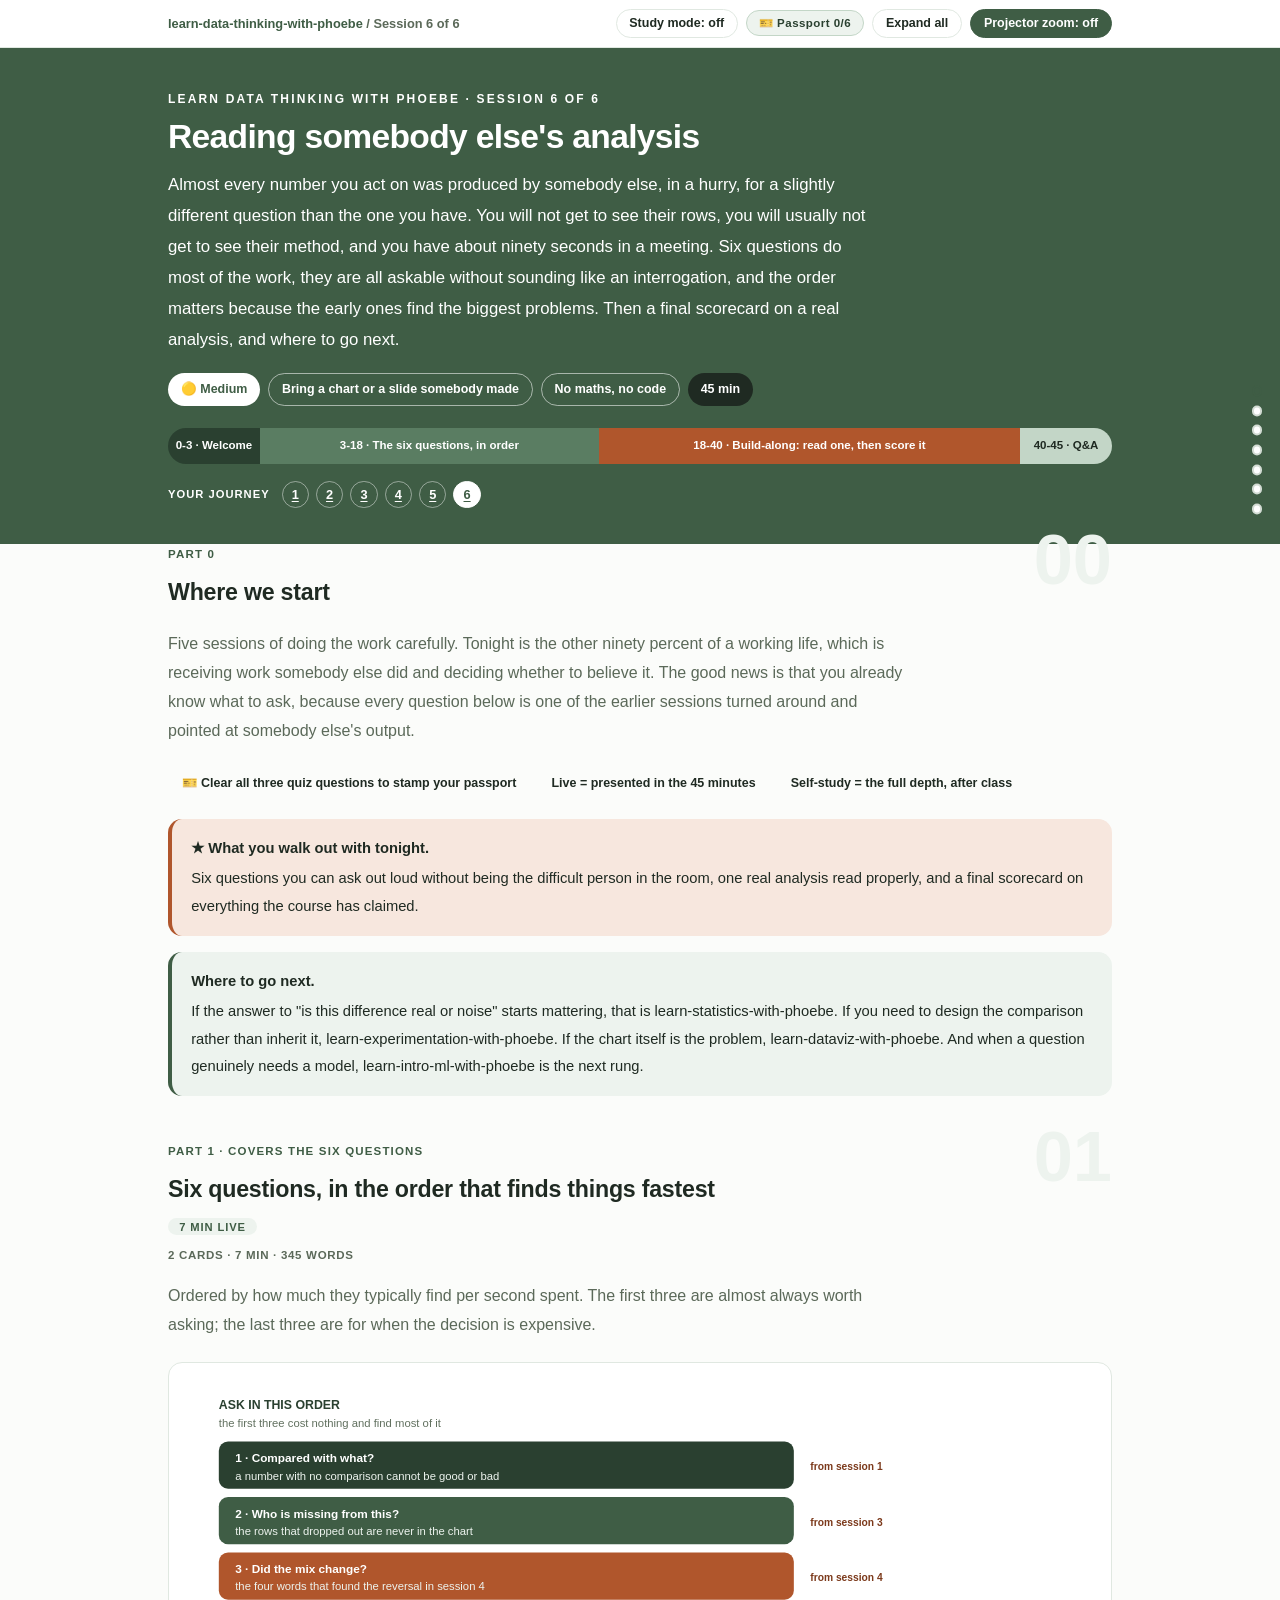
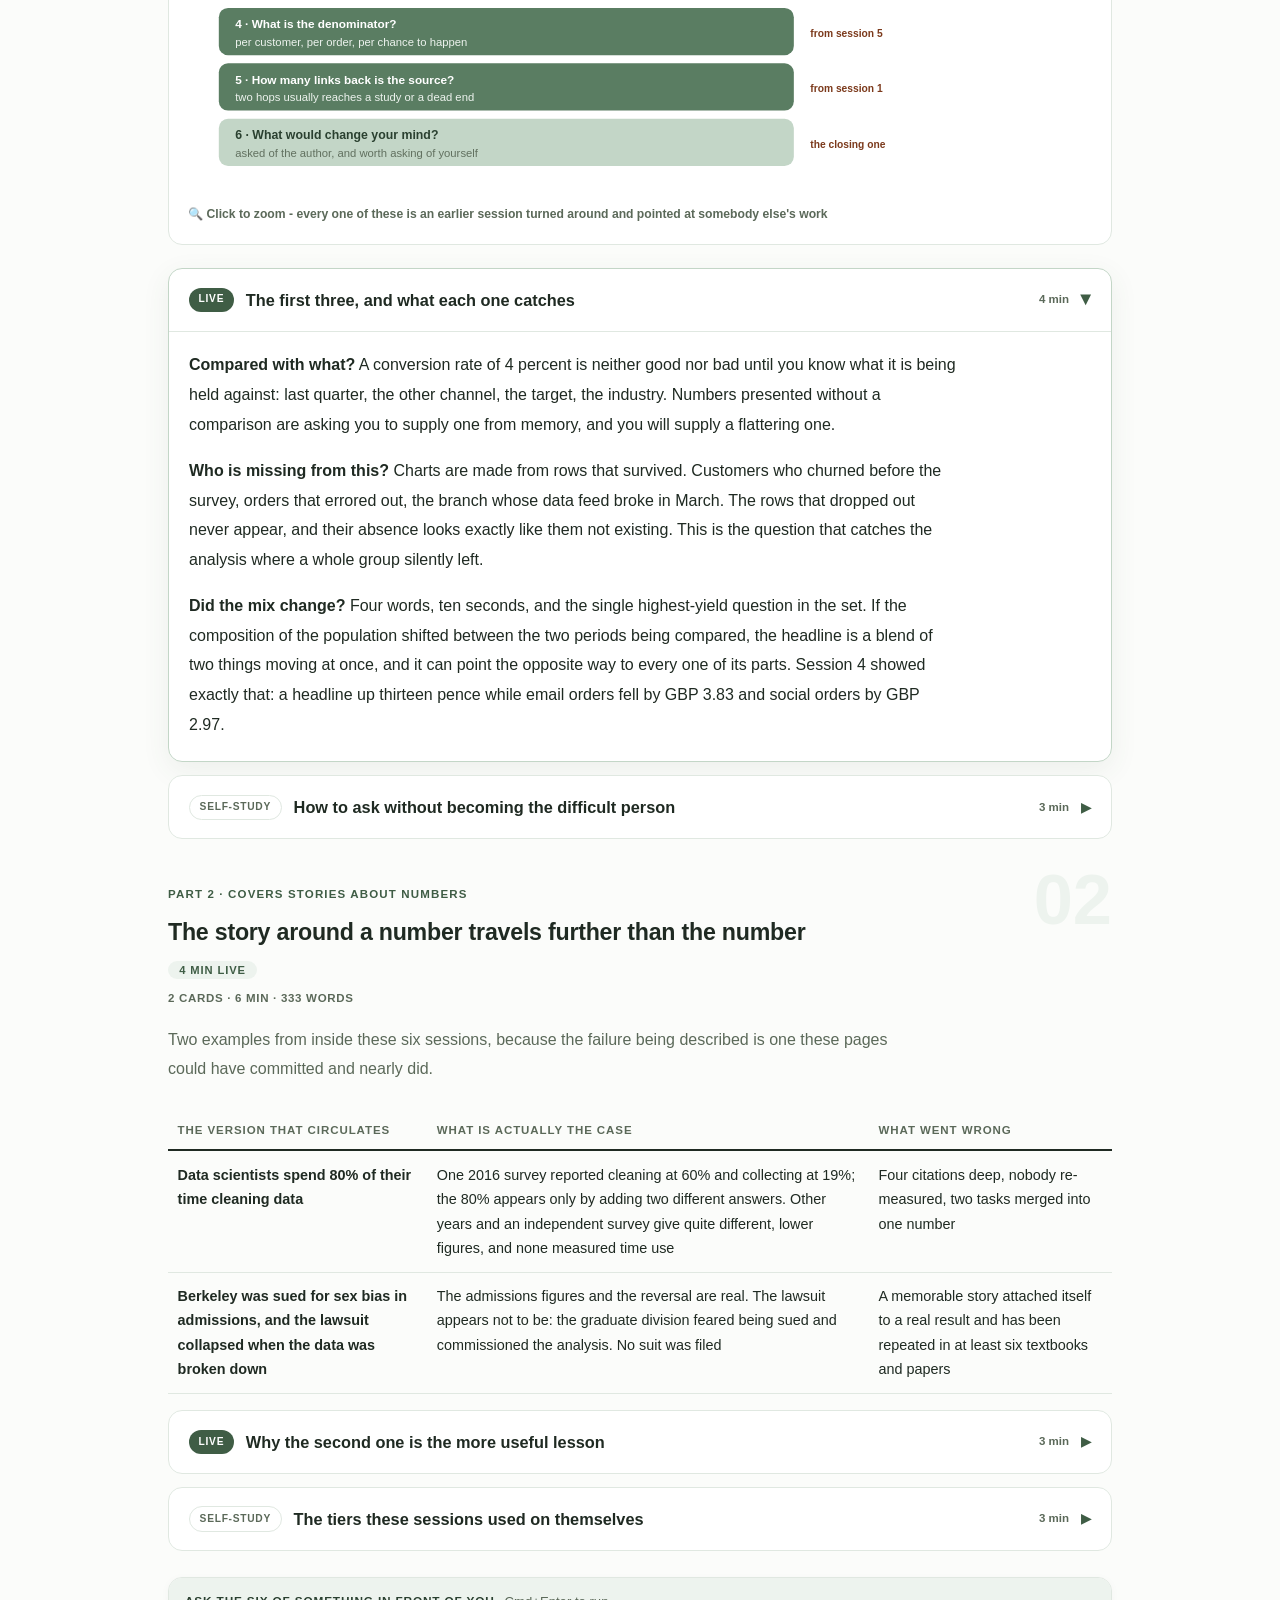
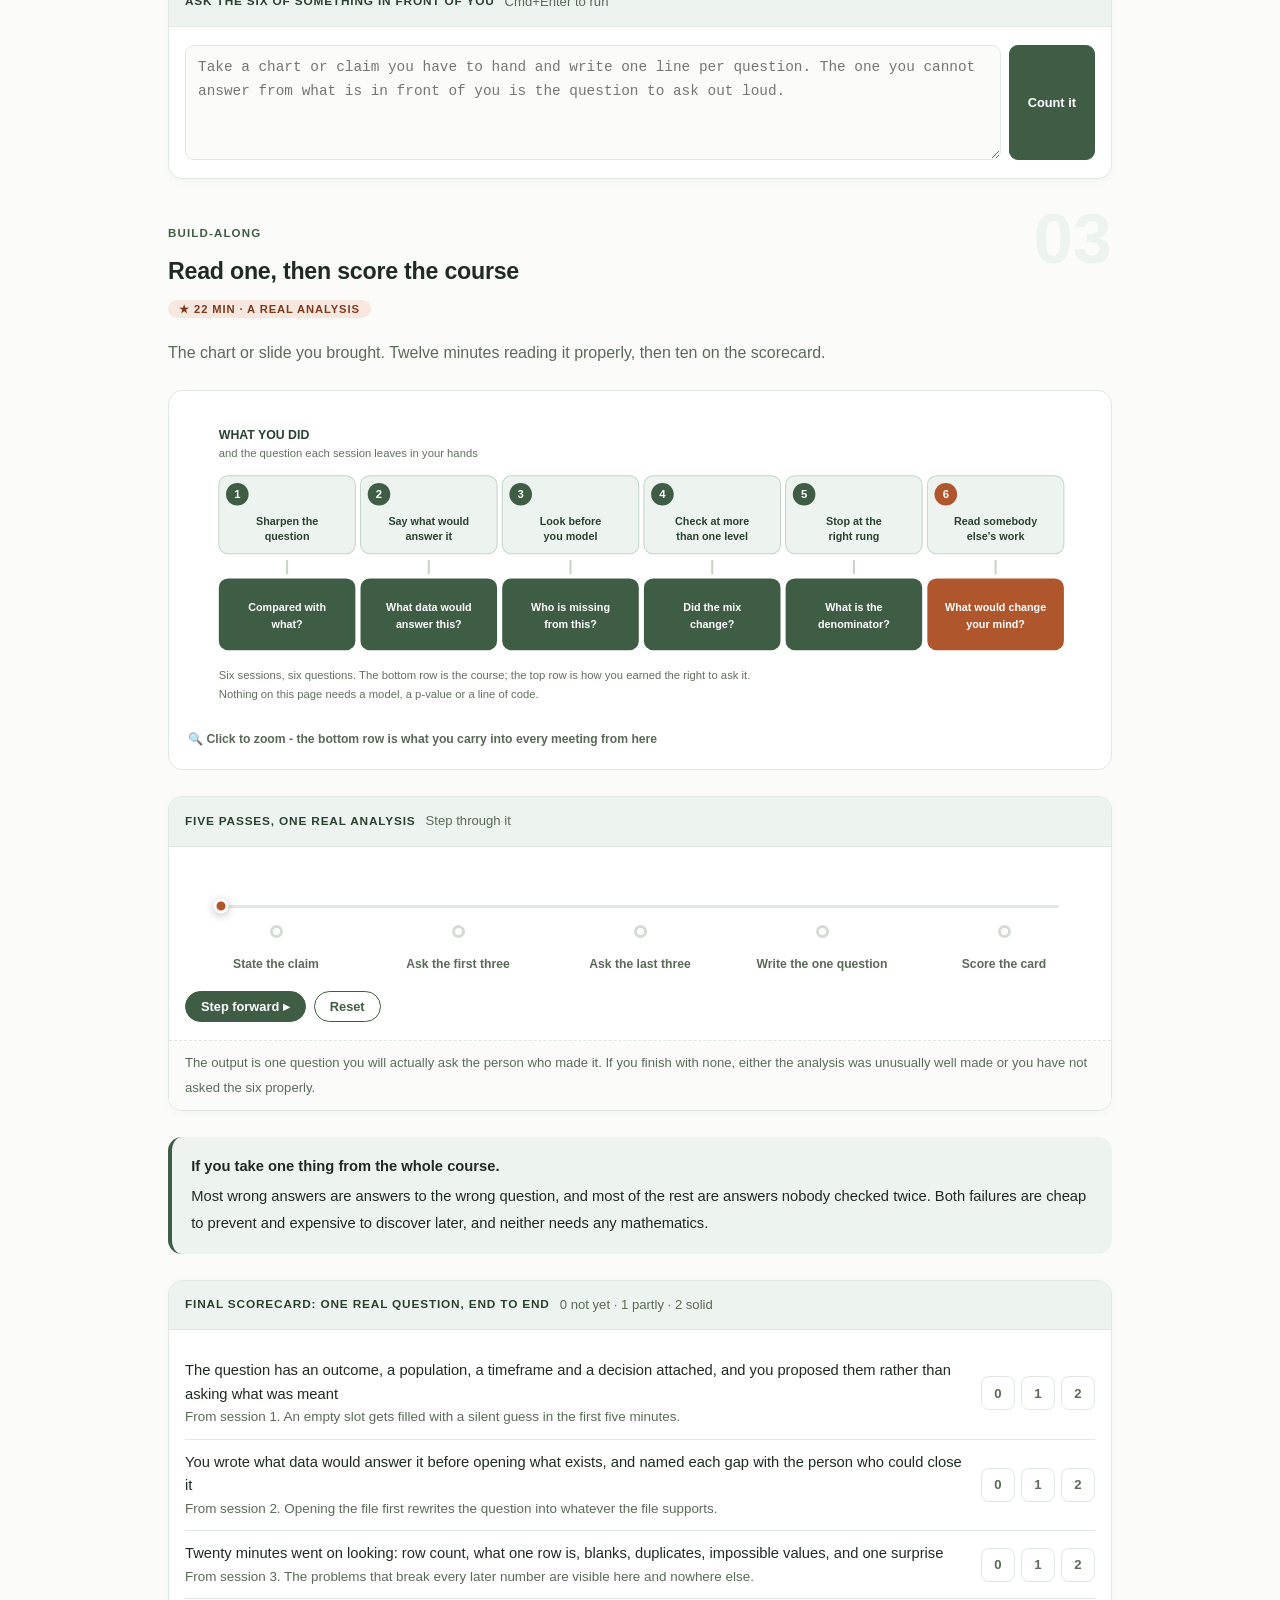
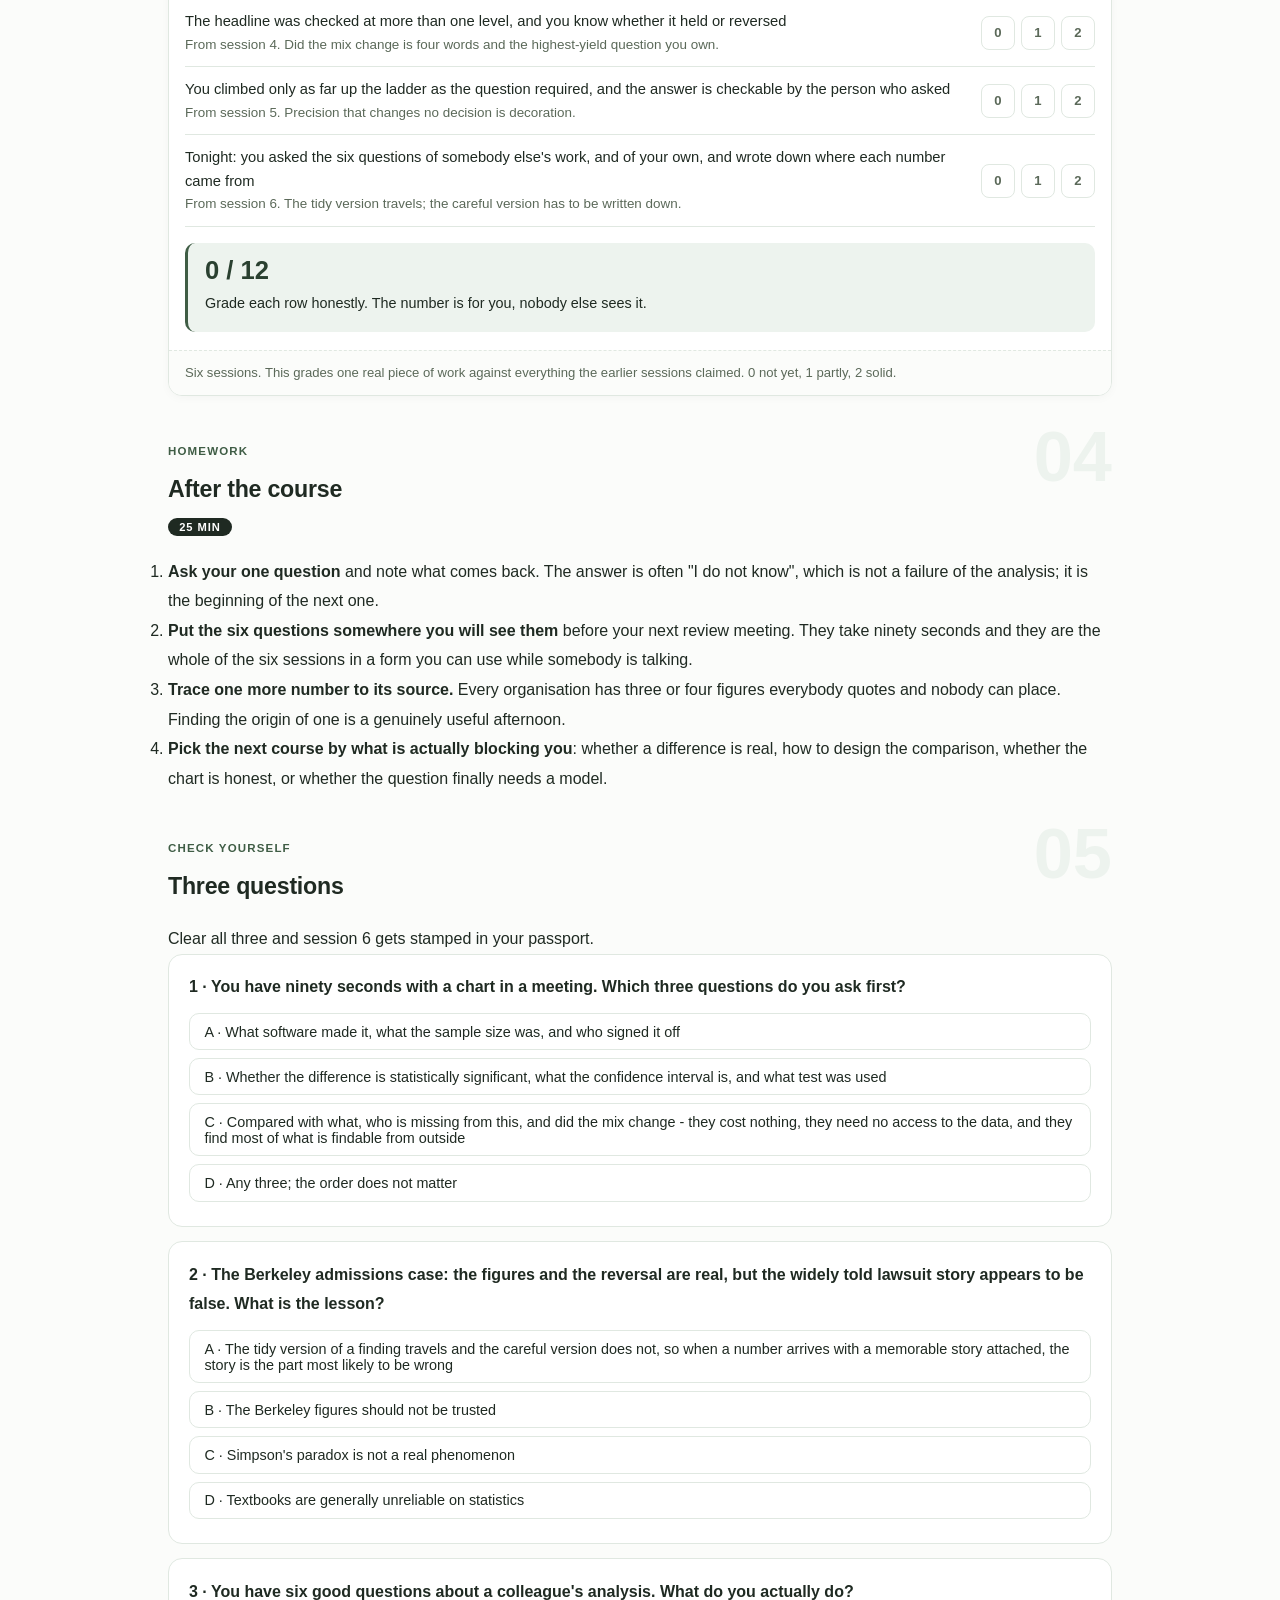
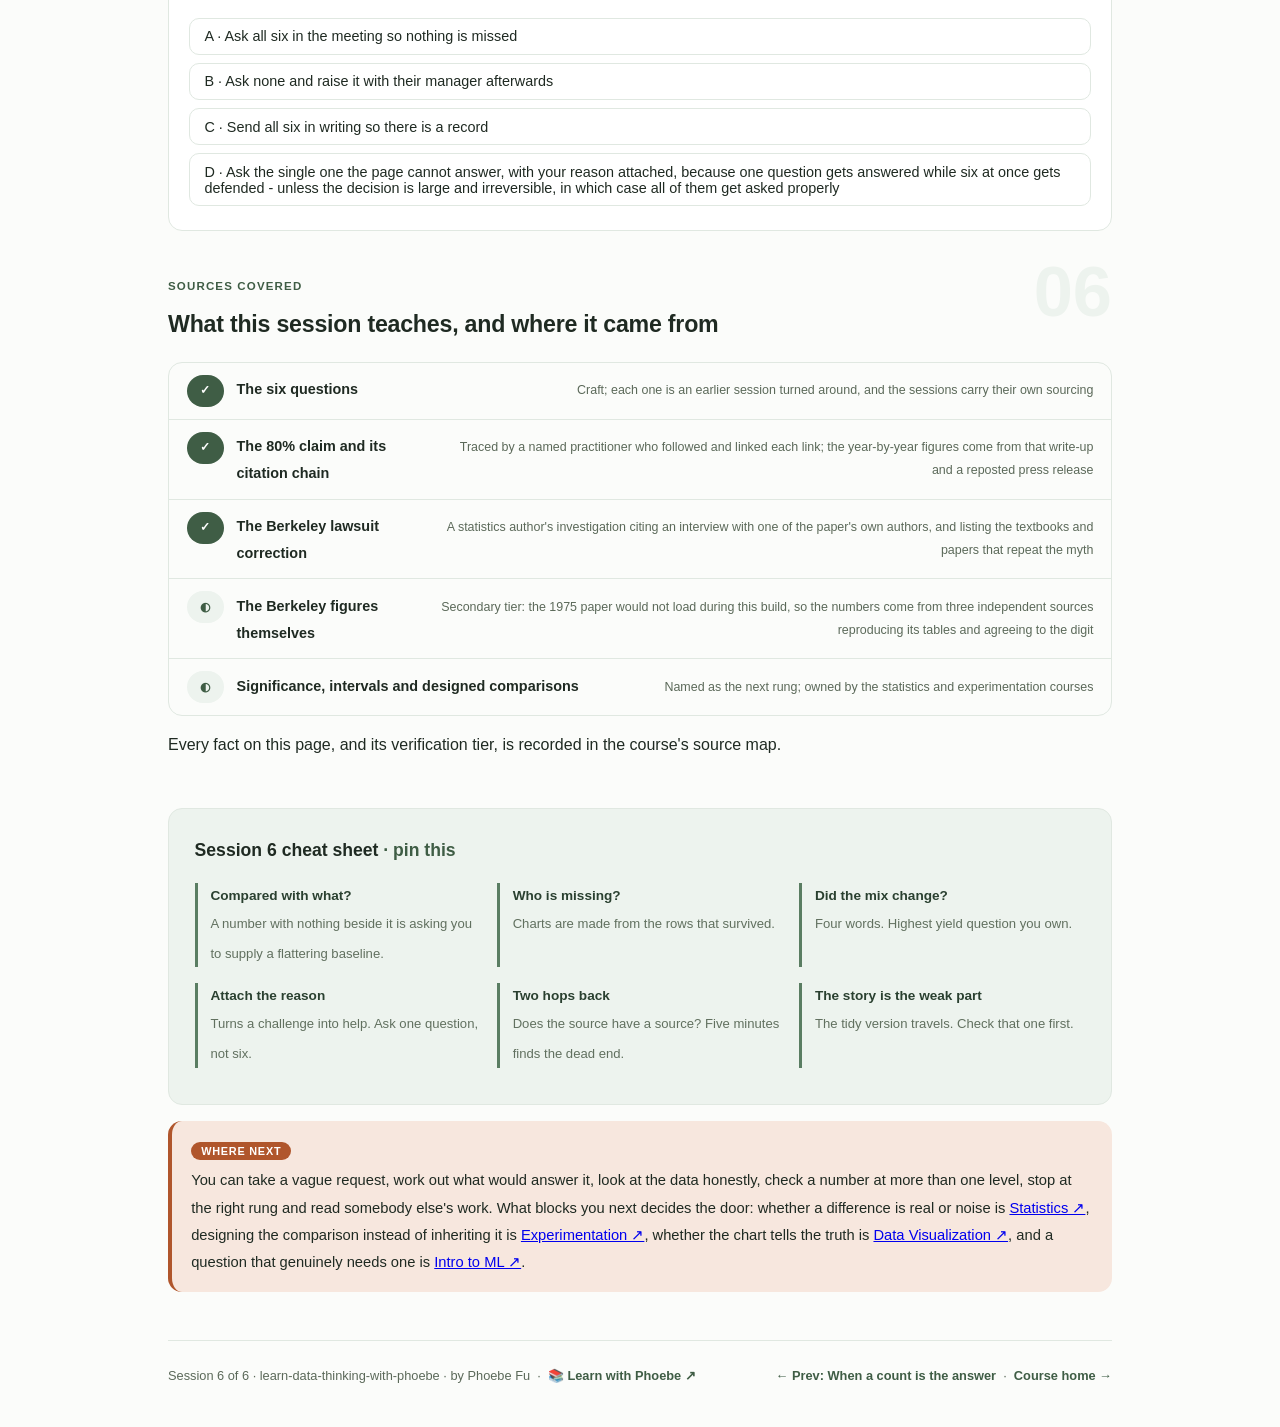
<file: courses/06-reading-somebody-elses-analysis.html>
<!DOCTYPE html>
<html lang="en">
<head>
<meta charset="UTF-8">
<meta name="viewport" content="width=device-width, initial-scale=1.0">
<!-- social:start -->
<meta name="description" content="Session 6 of 6. Most numbers you act on were produced by somebody else. Six questions that find the weak spot in any chart or deck, in the order worth asking them, and a final scorecard on a real analysis.">
<meta property="og:type" content="article">
<meta property="og:site_name" content="Learn with Phoebe">
<meta property="og:title" content="Reading somebody else's analysis - learn data thinking with phoebe">
<meta property="og:description" content="Session 6 of 6. Compared with what? Who is missing? Did the mix change? Six questions, asked politely, that find almost everything.">
<meta property="og:url" content="https://phoebefu6.github.io/learn-data-thinking-with-phoebe/courses/06-reading-somebody-elses-analysis.html">
<meta property="og:image" content="https://phoebefu6.github.io/learn-data-thinking-with-phoebe/assets/og-cover.png">
<meta property="og:image:width" content="1200">
<meta property="og:image:height" content="630">
<meta name="twitter:card" content="summary_large_image">
<meta name="twitter:title" content="Reading somebody else's analysis - learn data thinking with phoebe">
<meta name="twitter:description" content="Session 6 of 6. Six questions that find the weak spot, and the final scorecard.">
<meta name="twitter:image" content="https://phoebefu6.github.io/learn-data-thinking-with-phoebe/assets/og-cover.png">
<!-- social:end -->
<title>Session 6 · Reading somebody else's analysis - learn data thinking with phoebe</title>
<link rel="stylesheet" href="../assets/style.css?v=22">
</head>
<body>

<div class="toolbar">
  <div class="wrap">
    <span class="crumb"><a href="../index.html">learn-data-thinking-with-phoebe</a> / Session 6 of 6</span>
    <button class="btn" id="toggle-all" type="button">Expand all</button>
    <button class="btn primary" id="zoom-toggle" type="button">Projector zoom: off</button>
  </div>
</div>

<header class="masthead">
  <div class="wrap">
    <div class="eyebrow">Learn Data Thinking with Phoebe · Session 6 of 6</div>
    <h1>Reading somebody <span class="accent">else's analysis</span></h1>
    <p class="sub">Almost every number you act on was produced by somebody else, in a hurry, for a slightly different question than the one you have. You will not get to see their rows, you will usually not get to see their method, and you have about ninety seconds in a meeting. Six questions do most of the work, they are all askable without sounding like an interrogation, and the order matters because the early ones find the biggest problems. Then a final scorecard on a real analysis, and where to go next.</p>
    <div class="chip-row">
      <span class="chip level">🟡 Medium</span>
      <span class="chip audience">Bring a chart or a slide somebody made</span>
      <span class="chip audience">No maths, no code</span>
      <span class="chip time">45 min</span>
    </div>
    <div class="agenda">
      <span class="a1" style="flex:1">0-3 · Welcome</span>
      <span class="a2" style="flex:4">3-18 · The six questions, in order</span>
      <span class="a3" style="flex:5">18-40 · Build-along: read one, then score it</span>
      <span class="a4" style="flex:1">40-45 · Q&amp;A</span>
    </div>
  </div>
</header>

<main class="wrap">

  <section class="section" id="intro">
    <div class="section-kicker">
      <span class="klabel">Part 0</span>
      <h2>Where we start</h2>
    </div>
    <p class="lede">Five sessions of doing the work carefully. Tonight is the other ninety percent of a working life, which is receiving work somebody else did and deciding whether to believe it. The good news is that you already know what to ask, because every question below is one of the earlier sessions turned around and pointed at somebody else's output.</p>

    <div class="legend">
      <span class="pill">🎫 Clear all three quiz questions to stamp your passport</span>
      <span class="pill">Live = presented in the 45 minutes</span>
      <span class="pill">Self-study = the full depth, after class</span>
    </div>

    <div class="callout win">
      <p><strong>★ What you walk out with tonight.</strong> Six questions you can ask out loud without being the difficult person in the room, one real analysis read properly, and a final scorecard on everything the course has claimed.</p>
    </div>

    <div class="callout tip">
      <p><strong>Where to go next.</strong> If the answer to "is this difference real or noise" starts mattering, that is <span class="mono">learn-statistics-with-phoebe</span>. If you need to design the comparison rather than inherit it, <span class="mono">learn-experimentation-with-phoebe</span>. If the chart itself is the problem, <span class="mono">learn-dataviz-with-phoebe</span>. And when a question genuinely needs a model, <span class="mono">learn-intro-ml-with-phoebe</span> is the next rung.</p>
    </div>
  </section>

  <section class="section" id="part-1">
    <div class="section-kicker">
      <span class="klabel">Part 1 · covers the six questions</span>
      <h2>Six questions, in the order that finds things fastest</h2>
      <span class="tag concept">7 min live</span>
    </div>
    <p class="lede">Ordered by how much they typically find per second spent. The first three are almost always worth asking; the last three are for when the decision is expensive.</p>

    <figure class="zoomable">
      <svg viewBox="0 0 880 400" xmlns="http://www.w3.org/2000/svg" role="img" aria-label="Six questions listed in order with what each one catches: compared with what, who is missing, did the mix change, what is the denominator, how many links back is the source, and what would change your mind">
        <style>
          .d6aH { font: 800 12px Inter, sans-serif; fill: #2A4030; }
          .d6aT { font: 800 11.5px Inter, sans-serif; fill: #FFFFFF; }
          .d6aW { font: 400 11px Inter, sans-serif; fill: #EDF3EE; }
          .d6aN { font: 400 11px Inter, sans-serif; fill: #61705F; }
          .d6aS { font: 700 10px Inter, sans-serif; fill: #7C3A1C; }
        </style>

        <text class="d6aH" x="30" y="26">ASK IN THIS ORDER</text>
        <text class="d6aN" x="30" y="44">the first three cost nothing and find most of it</text>

        <rect x="30" y="58" width="560" height="46" rx="9" fill="#2A4030"/>
        <text class="d6aT" x="46" y="78">1 · Compared with what?</text>
        <text class="d6aW" x="46" y="95">a number with no comparison cannot be good or bad</text>
        <text class="d6aS" x="606" y="86">from session 1</text>

        <rect x="30" y="112" width="560" height="46" rx="9" fill="#3F5D45"/>
        <text class="d6aT" x="46" y="132">2 · Who is missing from this?</text>
        <text class="d6aW" x="46" y="149">the rows that dropped out are never in the chart</text>
        <text class="d6aS" x="606" y="140">from session 3</text>

        <rect x="30" y="166" width="560" height="46" rx="9" fill="#B0562C"/>
        <text class="d6aT" x="46" y="186">3 · Did the mix change?</text>
        <text class="d6aW" x="46" y="203">the four words that found the reversal in session 4</text>
        <text class="d6aS" x="606" y="194">from session 4</text>

        <rect x="30" y="220" width="560" height="46" rx="9" fill="#5A7D62"/>
        <text class="d6aT" x="46" y="240">4 · What is the denominator?</text>
        <text class="d6aW" x="46" y="257">per customer, per order, per chance to happen</text>
        <text class="d6aS" x="606" y="248">from session 5</text>

        <rect x="30" y="274" width="560" height="46" rx="9" fill="#5A7D62"/>
        <text class="d6aT" x="46" y="294">5 · How many links back is the source?</text>
        <text class="d6aW" x="46" y="311">two hops usually reaches a study or a dead end</text>
        <text class="d6aS" x="606" y="302">from session 1</text>

        <rect x="30" y="328" width="560" height="46" rx="9" fill="#C3D6C7"/>
        <text class="d6aH" x="46" y="348">6 · What would change your mind?</text>
        <text class="d6aN" x="46" y="365">asked of the author, and worth asking of yourself</text>
        <text class="d6aS" x="606" y="356">the closing one</text>
      </svg>
      <figcaption>🔍 Click to zoom - every one of these is an earlier session turned around and pointed at somebody else's work</figcaption>
    </figure>

    <details class="card" open>
      <summary><span class="mode live">Live</span>The first three, and what each one catches<span class="mini">4 min</span><span class="caret">▶</span></summary>
      <div class="body">
        <p><strong>Compared with what?</strong> A conversion rate of 4 percent is neither good nor bad until you know what it is being held against: last quarter, the other channel, the target, the industry. Numbers presented without a comparison are asking you to supply one from memory, and you will supply a flattering one.</p>
        <p><strong>Who is missing from this?</strong> Charts are made from rows that survived. Customers who churned before the survey, orders that errored out, the branch whose data feed broke in March. The rows that dropped out never appear, and their absence looks exactly like them not existing. This is the question that catches the analysis where a whole group silently left.</p>
        <p><strong>Did the mix change?</strong> Four words, ten seconds, and the single highest-yield question in the set. If the composition of the population shifted between the two periods being compared, the headline is a blend of two things moving at once, and it can point the opposite way to every one of its parts. Session 4 showed exactly that: a headline up thirteen pence while email orders fell by GBP 3.83 and social orders by GBP 2.97.</p>
      </div>
    </details>

    <details class="card">
      <summary><span class="mode self">Self-study</span>How to ask without becoming the difficult person<span class="mini">3 min</span><span class="caret">▶</span></summary>
      <div class="body">
        <p>All six questions can be asked in a way that sounds like interest or like an accusation, and the difference is almost entirely whether you attach a reason. "Did the mix change?" alone sounds like a challenge. "Did the mix change - I ask because we shifted spend to social in that window and it would pull the average up on its own" sounds like somebody helping.</p>
        <p>Two more habits that keep it collegial. Ask about the work rather than the person: "what does this compare against" rather than "why didn't you compare it". And ask your own numbers the same questions in public, visibly, so that the six questions read as house style rather than as something that happens to other people's work.</p>
        <p>The one exception is when the decision is large and irreversible. Then the questions get asked properly, in writing, and the politeness budget goes on tone rather than on skipping any of them.</p>
      </div>
    </details>
  </section>

  <section class="section" id="part-2">
    <div class="section-kicker">
      <span class="klabel">Part 2 · covers stories about numbers</span>
      <h2>The story around a number travels further than the number</h2>
      <span class="tag concept">4 min live</span>
    </div>
    <p class="lede">Two examples from inside these six sessions, because the failure being described is one these pages could have committed and nearly did.</p>

    <table class="clean">
      <tr><th>The version that circulates</th><th>What is actually the case</th><th>What went wrong</th></tr>
      <tr><td>Data scientists spend 80% of their time cleaning data</td><td>One 2016 survey reported cleaning at 60% and collecting at 19%; the 80% appears only by adding two different answers. Other years and an independent survey give quite different, lower figures, and none measured time use</td><td>Four citations deep, nobody re-measured, two tasks merged into one number</td></tr>
      <tr><td>Berkeley was sued for sex bias in admissions, and the lawsuit collapsed when the data was broken down</td><td>The admissions figures and the reversal are real. The lawsuit appears not to be: the graduate division feared being sued and commissioned the analysis. No suit was filed</td><td>A memorable story attached itself to a real result and has been repeated in at least six textbooks and papers</td></tr>
    </table>

    <details class="card">
      <summary><span class="mode live">Live</span>Why the second one is the more useful lesson<span class="mini">3 min</span><span class="caret">▶</span></summary>
      <div class="body">
        <p>The Berkeley numbers are correct and the conclusion drawn from them is correct. What is wrong is the narrative wrapped around them, and the narrative is the part everybody remembers and repeats. That is worth sitting with: the single most-cited example of a misleading aggregate is itself surrounded by a claim that nobody checked, in textbooks, for decades.</p>
        <p>It is also worth noticing what the careful version of the finding actually was. The authors did not conclude "no bias". They found four departments significantly biased against women and six significantly biased against men, and their pooled figure showed a small but statistically significant bias in favour of women. Nearly every retelling flattens that into something cleaner than what the paper said, in the same way that the 80 percent claim flattens two survey answers into one number.</p>
        <p>The pattern is the same in both cases and it is the thing to watch for: <strong>the tidy version travels and the careful version does not.</strong> When you hear a number with a good story attached, the story is the part most likely to be wrong.</p>
      </div>
    </details>

    <details class="card">
      <summary><span class="mode self">Self-study</span>The tiers these sessions used on themselves<span class="mini">3 min</span><span class="caret">▶</span></summary>
      <div class="body">
        <p>Every factual claim across these six sessions carries a tier. Read directly from the primary source, read from a reliable secondary that quotes the primary, or seen only in a search result. The Berkeley figures above are the middle tier: the 1975 paper itself would not load on any attempt during this build, so the numbers come from three independent sources that reproduce its tables and agree with each other to the digit. That is good enough to teach from and not good enough to call first-hand, and the difference is stated rather than smoothed over.</p>
        <p>You can do the same thing in your own work at almost no cost. When you quote a figure, write next to it where you got it and whether you saw the original. Three months later, when somebody challenges it, that one line is the difference between defending your number and discovering you cannot.</p>
      </div>
    </details>

    <div class="tryrow" data-fn="wordcount" data-multiline="1" data-title="Ask the six of something in front of you" data-hint="Take a chart or claim you have to hand and write one line per question. The one you cannot answer from what is in front of you is the question to ask out loud." data-seed="" data-cta="Count it"></div>
  </section>

  <section class="section" id="demo-1">
    <div class="section-kicker">
      <span class="klabel">Build-along</span>
      <h2>Read one, then score the course</h2>
      <span class="tag demo">★ 22 min · a real analysis</span>
    </div>
    <p class="lede">The chart or slide you brought. Twelve minutes reading it properly, then ten on the scorecard.</p>


    <figure class="zoomable">
      <svg viewBox="0 0 880 300" xmlns="http://www.w3.org/2000/svg" role="img" aria-label="The six sessions across the top and the question each one leaves you with underneath: compared with what, what data would answer this, who is missing, did the mix change, what is the denominator, and what would change your mind">
        <style>
          .d6bH { font: 800 12px Inter, sans-serif; fill: #2A4030; }
          .d6bS { font: 400 11px Inter, sans-serif; fill: #61705F; }
          .d6bD { font: 700 10.5px Inter, sans-serif; fill: #2A4030; }
          .d6bQ { font: 800 10.5px Inter, sans-serif; fill: #FFFFFF; }
          .d6bN { font: 800 11px Inter, sans-serif; fill: #FFFFFF; }
        </style>
        <text class="d6bH" x="30" y="28">WHAT YOU DID</text>
        <text class="d6bS" x="30" y="46">and the question each session leaves in your hands</text>
        <rect x="30" y="64" width="133" height="76" rx="9" fill="#EDF3EE" stroke="#C3D6C7"/>
        <circle cx="48" cy="82" r="11" fill="#3F5D45"/>
        <text class="d6bN" x="48" y="86" text-anchor="middle">1</text>
        <text class="d6bD" x="96.5" y="112" text-anchor="middle">Sharpen the</text>
        <text class="d6bD" x="96.5" y="127" text-anchor="middle">question</text>
        <path d="M 96.5 146 L 96.5 160" stroke="#C3D6C7" stroke-width="2"/>
        <rect x="30" y="164" width="133" height="70" rx="9" fill="#3F5D45"/>
        <text class="d6bQ" x="96.5" y="196" text-anchor="middle">Compared with</text>
        <text class="d6bQ" x="96.5" y="212" text-anchor="middle">what?</text>
        <rect x="168" y="64" width="133" height="76" rx="9" fill="#EDF3EE" stroke="#C3D6C7"/>
        <circle cx="186" cy="82" r="11" fill="#3F5D45"/>
        <text class="d6bN" x="186" y="86" text-anchor="middle">2</text>
        <text class="d6bD" x="234.5" y="112" text-anchor="middle">Say what would</text>
        <text class="d6bD" x="234.5" y="127" text-anchor="middle">answer it</text>
        <path d="M 234.5 146 L 234.5 160" stroke="#C3D6C7" stroke-width="2"/>
        <rect x="168" y="164" width="133" height="70" rx="9" fill="#3F5D45"/>
        <text class="d6bQ" x="234.5" y="196" text-anchor="middle">What data would</text>
        <text class="d6bQ" x="234.5" y="212" text-anchor="middle">answer this?</text>
        <rect x="306" y="64" width="133" height="76" rx="9" fill="#EDF3EE" stroke="#C3D6C7"/>
        <circle cx="324" cy="82" r="11" fill="#3F5D45"/>
        <text class="d6bN" x="324" y="86" text-anchor="middle">3</text>
        <text class="d6bD" x="372.5" y="112" text-anchor="middle">Look before</text>
        <text class="d6bD" x="372.5" y="127" text-anchor="middle">you model</text>
        <path d="M 372.5 146 L 372.5 160" stroke="#C3D6C7" stroke-width="2"/>
        <rect x="306" y="164" width="133" height="70" rx="9" fill="#3F5D45"/>
        <text class="d6bQ" x="372.5" y="196" text-anchor="middle">Who is missing</text>
        <text class="d6bQ" x="372.5" y="212" text-anchor="middle">from this?</text>
        <rect x="444" y="64" width="133" height="76" rx="9" fill="#EDF3EE" stroke="#C3D6C7"/>
        <circle cx="462" cy="82" r="11" fill="#3F5D45"/>
        <text class="d6bN" x="462" y="86" text-anchor="middle">4</text>
        <text class="d6bD" x="510.5" y="112" text-anchor="middle">Check at more</text>
        <text class="d6bD" x="510.5" y="127" text-anchor="middle">than one level</text>
        <path d="M 510.5 146 L 510.5 160" stroke="#C3D6C7" stroke-width="2"/>
        <rect x="444" y="164" width="133" height="70" rx="9" fill="#3F5D45"/>
        <text class="d6bQ" x="510.5" y="196" text-anchor="middle">Did the mix</text>
        <text class="d6bQ" x="510.5" y="212" text-anchor="middle">change?</text>
        <rect x="582" y="64" width="133" height="76" rx="9" fill="#EDF3EE" stroke="#C3D6C7"/>
        <circle cx="600" cy="82" r="11" fill="#3F5D45"/>
        <text class="d6bN" x="600" y="86" text-anchor="middle">5</text>
        <text class="d6bD" x="648.5" y="112" text-anchor="middle">Stop at the</text>
        <text class="d6bD" x="648.5" y="127" text-anchor="middle">right rung</text>
        <path d="M 648.5 146 L 648.5 160" stroke="#C3D6C7" stroke-width="2"/>
        <rect x="582" y="164" width="133" height="70" rx="9" fill="#3F5D45"/>
        <text class="d6bQ" x="648.5" y="196" text-anchor="middle">What is the</text>
        <text class="d6bQ" x="648.5" y="212" text-anchor="middle">denominator?</text>
        <rect x="720" y="64" width="133" height="76" rx="9" fill="#EDF3EE" stroke="#C3D6C7"/>
        <circle cx="738" cy="82" r="11" fill="#B0562C"/>
        <text class="d6bN" x="738" y="86" text-anchor="middle">6</text>
        <text class="d6bD" x="786.5" y="112" text-anchor="middle">Read somebody</text>
        <text class="d6bD" x="786.5" y="127" text-anchor="middle">else's work</text>
        <path d="M 786.5 146 L 786.5 160" stroke="#C3D6C7" stroke-width="2"/>
        <rect x="720" y="164" width="133" height="70" rx="9" fill="#B0562C"/>
        <text class="d6bQ" x="786.5" y="196" text-anchor="middle">What would change</text>
        <text class="d6bQ" x="786.5" y="212" text-anchor="middle">your mind?</text>
        <text class="d6bS" x="30" y="262">Six sessions, six questions. The bottom row is the course; the top row is how you earned the right to ask it.</text>
        <text class="d6bS" x="30" y="280">Nothing on this page needs a model, a p-value or a line of code.</text>
      </svg>
      <figcaption>🔍 Click to zoom - the bottom row is what you carry into every meeting from here</figcaption>
    </figure>

    <div class="tick" data-stages="State the claim|Ask the first three|Ask the last three|Write the one question|Score the card" data-title="Five passes, one real analysis" data-foot="The output is one question you will actually ask the person who made it. If you finish with none, either the analysis was unusually well made or you have not asked the six properly.">
      <p class="tick-note" data-stage="0"><b>State the claim in one sentence</b>, in your own words, as an outcome and a direction. If you cannot, that is already the finding: the analysis has not told you what it thinks is true.</p>
      <p class="tick-note" data-stage="1"><b>Ask the first three</b> of the chart rather than the person: what is this compared with, who could have dropped out before this was drawn, and did the composition change between the periods shown. Write what you can answer from the page alone.</p>
      <p class="tick-note" data-stage="2"><b>Ask the last three.</b> What is the denominator and is it the right one; how many links back is the source; and what result would have changed the author's conclusion.</p>
      <p class="tick-note" data-stage="3"><b>Write the one question</b> you will actually ask, with its reason attached. One is the right number: it gets answered, whereas six at once gets defended.</p>
      <p class="tick-note" data-stage="4"><b>Score the card below</b> honestly, including the rows you know you skipped.</p>
    </div>

    <div class="callout tip">
      <p><strong>If you take one thing from the whole course.</strong> Most wrong answers are answers to the wrong question, and most of the rest are answers nobody checked twice. Both failures are cheap to prevent and expensive to discover later, and neither needs any mathematics.</p>
    </div>

    <div class="scorecard" data-title="Final scorecard: one real question, end to end" data-foot="Six sessions. This grades one real piece of work against everything the earlier sessions claimed. 0 not yet, 1 partly, 2 solid.">
      <div class="sc-row"><div class="sc-q">The question has an outcome, a population, a timeframe and a decision attached, and you proposed them rather than asking what was meant
        <em>From session 1. An empty slot gets filled with a silent guess in the first five minutes.</em></div></div>
      <div class="sc-row"><div class="sc-q">You wrote what data would answer it before opening what exists, and named each gap with the person who could close it
        <em>From session 2. Opening the file first rewrites the question into whatever the file supports.</em></div></div>
      <div class="sc-row"><div class="sc-q">Twenty minutes went on looking: row count, what one row is, blanks, duplicates, impossible values, and one surprise
        <em>From session 3. The problems that break every later number are visible here and nowhere else.</em></div></div>
      <div class="sc-row"><div class="sc-q">The headline was checked at more than one level, and you know whether it held or reversed
        <em>From session 4. Did the mix change is four words and the highest-yield question you own.</em></div></div>
      <div class="sc-row"><div class="sc-q">You climbed only as far up the ladder as the question required, and the answer is checkable by the person who asked
        <em>From session 5. Precision that changes no decision is decoration.</em></div></div>
      <div class="sc-row"><div class="sc-q">Tonight: you asked the six questions of somebody else's work, and of your own, and wrote down where each number came from
        <em>From session 6. The tidy version travels; the careful version has to be written down.</em></div></div>
    </div>
  </section>

  <section class="section" id="exercise">
    <div class="section-kicker">
      <span class="klabel">Homework</span>
      <h2>After the course</h2>
      <span class="tag exercise">25 min</span>
    </div>
    <ol>
      <li><strong>Ask your one question</strong> and note what comes back. The answer is often "I do not know", which is not a failure of the analysis; it is the beginning of the next one.</li>
      <li><strong>Put the six questions somewhere you will see them</strong> before your next review meeting. They take ninety seconds and they are the whole of the six sessions in a form you can use while somebody is talking.</li>
      <li><strong>Trace one more number to its source.</strong> Every organisation has three or four figures everybody quotes and nobody can place. Finding the origin of one is a genuinely useful afternoon.</li>
      <li><strong>Pick the next course by what is actually blocking you</strong>: whether a difference is real, how to design the comparison, whether the chart is honest, or whether the question finally needs a model.</li>
    </ol>
  </section>

  <section class="section" id="quiz">
    <div class="section-kicker">
      <span class="klabel">Check yourself</span>
      <h2>Three questions</h2>
    </div>
    <p>Clear all three and session 6 gets stamped in your passport.</p>

    <div class="quiz-q" data-answer="2">
      <p class="qtext">1 · You have ninety seconds with a chart in a meeting. Which three questions do you ask first?</p>
      <button class="qopt" type="button">A · What software made it, what the sample size was, and who signed it off</button>
      <button class="qopt" type="button">B · Whether the difference is statistically significant, what the confidence interval is, and what test was used</button>
      <button class="qopt" type="button">C · Compared with what, who is missing from this, and did the mix change - they cost nothing, they need no access to the data, and they find most of what is findable from outside</button>
      <button class="qopt" type="button">D · Any three; the order does not matter</button>
      <p class="qwhy">The first three are answerable from the page itself and catch the largest problems: no comparison, a group that silently dropped out, and a composition shift that makes the headline a blend of two moving things. Significance and intervals matter, and they are a later rung and a different course.</p>
    </div>

    <div class="quiz-q" data-answer="0">
      <p class="qtext">2 · The Berkeley admissions case: the figures and the reversal are real, but the widely told lawsuit story appears to be false. What is the lesson?</p>
      <button class="qopt" type="button">A · The tidy version of a finding travels and the careful version does not, so when a number arrives with a memorable story attached, the story is the part most likely to be wrong</button>
      <button class="qopt" type="button">B · The Berkeley figures should not be trusted</button>
      <button class="qopt" type="button">C · Simpson's paradox is not a real phenomenon</button>
      <button class="qopt" type="button">D · Textbooks are generally unreliable on statistics</button>
      <p class="qwhy">The numbers survive scrutiny; the narrative did not. The same flattening happened to the paper's actual conclusion, which was more careful than the retellings, and to the 80 percent claim, where two survey answers became one number. The pattern repeats because tidy stories are easier to carry.</p>
    </div>

    <div class="quiz-q" data-answer="3">
      <p class="qtext">3 · You have six good questions about a colleague's analysis. What do you actually do?</p>
      <button class="qopt" type="button">A · Ask all six in the meeting so nothing is missed</button>
      <button class="qopt" type="button">B · Ask none and raise it with their manager afterwards</button>
      <button class="qopt" type="button">C · Send all six in writing so there is a record</button>
      <button class="qopt" type="button">D · Ask the single one the page cannot answer, with your reason attached, because one question gets answered while six at once gets defended - unless the decision is large and irreversible, in which case all of them get asked properly</button>
      <p class="qwhy">Attaching the reason is what turns a challenge into help: "did the mix change, I ask because we moved spend to social that month" invites an answer. Volume triggers defence. The exception is genuinely expensive decisions, where the politeness budget goes on tone rather than on skipping questions.</p>
    </div>

    <p class="quiz-score"></p>
  </section>

  <section class="section" id="official">
    <div class="section-kicker">
      <span class="klabel">Sources covered</span>
      <h2>What this session teaches, and where it came from</h2>
    </div>
    <div class="covered">
      <div class="covered-row"><span class="status pill solid">✓</span><span class="name">The six questions</span><span class="note">Craft; each one is an earlier session turned around, and the sessions carry their own sourcing</span></div>
      <div class="covered-row"><span class="status pill solid">✓</span><span class="name">The 80% claim and its citation chain</span><span class="note">Traced by a named practitioner who followed and linked each link; the year-by-year figures come from that write-up and a reposted press release</span></div>
      <div class="covered-row"><span class="status pill solid">✓</span><span class="name">The Berkeley lawsuit correction</span><span class="note">A statistics author's investigation citing an interview with one of the paper's own authors, and listing the textbooks and papers that repeat the myth</span></div>
      <div class="covered-row"><span class="status pill light">◐</span><span class="name">The Berkeley figures themselves</span><span class="note">Secondary tier: the 1975 paper would not load during this build, so the numbers come from three independent sources reproducing its tables and agreeing to the digit</span></div>
      <div class="covered-row"><span class="status pill light">◐</span><span class="name">Significance, intervals and designed comparisons</span><span class="note">Named as the next rung; owned by the statistics and experimentation courses</span></div>
    </div>
    <p class="mono" style="margin-top:14px">Every fact on this page, and its verification tier, is recorded in the course's source map.</p>
  </section>

  <section class="cheat" id="cheatsheet">
    <h3>Session 6 cheat sheet <span>· pin this</span></h3>
    <div class="grid-2">
      <div class="cheat-item"><b>Compared with what?</b><span>A number with nothing beside it is asking you to supply a flattering baseline.</span></div>
      <div class="cheat-item"><b>Who is missing?</b><span>Charts are made from the rows that survived.</span></div>
      <div class="cheat-item"><b>Did the mix change?</b><span>Four words. Highest yield question you own.</span></div>
      <div class="cheat-item"><b>Attach the reason</b><span>Turns a challenge into help. Ask one question, not six.</span></div>
      <div class="cheat-item"><b>Two hops back</b><span>Does the source have a source? Five minutes finds the dead end.</span></div>
      <div class="cheat-item"><b>The story is the weak part</b><span>The tidy version travels. Check that one first.</span></div>
    </div>
  </section>

  <div class="callout next">
    <span class="nx-pill">Where next</span>
    <p>You can take a vague request, work out what would answer it, look at the data honestly, check a number at more than one level, stop at the right rung and read somebody else's work. What blocks you next decides the door: whether a difference is real or noise is <a href="https://phoebefu6.github.io/learn-statistics-with-phoebe/">Statistics ↗</a>, designing the comparison instead of inheriting it is <a href="https://phoebefu6.github.io/learn-experimentation-with-phoebe/">Experimentation ↗</a>, whether the chart tells the truth is <a href="https://phoebefu6.github.io/learn-dataviz-with-phoebe/">Data Visualization ↗</a>, and a question that genuinely needs one is <a href="https://phoebefu6.github.io/learn-intro-ml-with-phoebe/">Intro to ML ↗</a>.</p>
  </div>

  <footer class="pagefoot">
    <span>Session 6 of 6 · learn-data-thinking-with-phoebe · by Phoebe Fu &nbsp;·&nbsp; 📚 <a href="https://phoebefu6.github.io/learn-with-phoebe/">Learn with Phoebe ↗</a></span>
    <span><a href="05-when-a-count-is-the-answer.html">← Prev: When a count is the answer</a> &nbsp;·&nbsp; <a href="../index.html">Course home →</a></span>
  </footer>

</main>

<script src="../assets/app.js?v=20"></script>
</body>
</html>
</file>
<file: assets/style.css>
/* learn-data-thinking-with-phoebe - editorial bold design system
   Accent: spruce #3F5D45 · Ink deep spruce #2A4030 · Flagship: burnt orange #B0562C
   (CSS var names still read --indigo/--amber; they hold spruce and burnt orange.)
   NOTE: this is the PAGE chrome. The bench palette inside map-live.js is separate. */

:root {
  --indigo: #3F5D45;
  --indigo-deep: #2A4030;
  --indigo-mid: #5A7D62;
  --indigo-soft: #C3D6C7;
  --indigo-50: #EDF3EE;
  --ink: #1F2A22;
  --muted: #5B6959;
  --faint: #D3DCD4;
  --hairline: #E0E8E1;
  --clay: #B0562C;
  --clay-ink: #7C3A1C;
  --amber: #B0562C;
  --amber-ink: #7C3A1C;
  --amber-50: #F7E7DE;
  --paper: #FBFCFA;
  --code-bg: #EDF3EE;
  --code-ink: #1F2A22;
  --scrim-rgb: 31,42,34;
  --shadow-rgb: 63,93,69;
  --radius: 14px;
}

* { margin: 0; padding: 0; box-sizing: border-box; }

html { font-size: 16px; scroll-behavior: smooth; }
html.zoom-125 { font-size: 20px; }
html.zoom-150 { font-size: 24px; }

body {
  font-family: "Inter", -apple-system, BlinkMacSystemFont, "Segoe UI", Roboto, sans-serif;
  background: var(--paper);
  color: var(--ink);
  line-height: 1.85;
  font-feature-settings: "tnum";
}

.wrap { max-width: 62rem; margin: 0 auto; padding: 0 1.5rem; }

/* ---------- header band ---------- */
.masthead {
  background: var(--indigo);
  color: #fff;
  padding: 2.5rem 0 2.25rem;
}
.masthead .eyebrow {
  font-size: .75rem;
  letter-spacing: .18em;
  text-transform: uppercase;
  opacity: 1;
  font-weight: 600;
}
.masthead h1 {
  font-size: 2.1rem;
  line-height: 1.15;
  font-weight: 800;
  margin: .5rem 0 .75rem;
  letter-spacing: -.02em;
}
.masthead h1 .accent { color: inherit; }
.masthead .sub { font-size: 1.05rem; opacity: 1; max-width: 44rem; }

.chip-row { display: flex; flex-wrap: wrap; gap: .5rem; margin-top: 1.1rem; }
.chip {
  display: inline-flex;
  align-items: center;
  gap: .35rem;
  border-radius: 999px;
  padding: .25rem .8rem;
  font-size: .78rem;
  font-weight: 600;
  white-space: nowrap;
}
.chip.level { background: #fff; color: var(--indigo); }
.chip.audience { background: rgba(255,255,255,.08); color: #fff; border: 1px solid rgba(255,255,255,.35); }
.chip.time { background: var(--ink); color: #fff; font-variant-numeric: tabular-nums; }


/* ---------- agenda band ----------
   Recovered 2026-09-02. These six repos were scaffolded from a stylesheet that had
   lost this block, so .agenda rendered as run-on inline text ~700px tall inside the
   masthead. 87 of 93 repos carry it; these were the exception, and they were also the
   six the estate sweep could not see. See course-builder/references/field-notes.md.

   .a3 does NOT reuse the donor's `color: var(--amber-ink)`: that pair falls below
   4.5:1 against --amber in all six palettes, which is the same failure the sweep
   flags on the wellbeing courses. The literal below is the darkest tone of this
   repo's own amber-ink that clears 4.5:1, so the band stays bright. Recompute it if
   --amber changes. */
.agenda {
  display: flex;
  border-radius: 999px;
  overflow: hidden;
  margin: 1.4rem 0 0;
  font-size: .72rem;
  font-weight: 600;
  text-align: center;
  color: #fff;
}
.agenda span { padding: .45rem .3rem; white-space: nowrap; overflow: hidden; text-overflow: ellipsis; }
.agenda .a1 { background: var(--indigo-deep); }
.agenda .a2 { background: var(--indigo-mid); }
.agenda .a3 { background: var(--amber); color: #FFFFFF; }
.agenda .a4 { background: var(--indigo-soft); color: var(--ink); }

/* ---------- toolbar ---------- */
.toolbar {
  position: sticky;
  top: 0;
  z-index: 40;
  background: rgba(255,255,255,.94);
  backdrop-filter: blur(6px);
  border-bottom: 1px solid var(--hairline);
  padding: .55rem 0;
}
.toolbar .wrap { display: flex; align-items: center; gap: .5rem; flex-wrap: nowrap; }
.toolbar .crumb { font-size: .8rem; color: var(--muted); font-weight: 600; margin-right: auto; min-width: 0; white-space: nowrap; overflow: hidden; text-overflow: ellipsis; }
.toolbar .btn { white-space: nowrap; flex: none; padding: .38rem .8rem; font-size: .78rem; line-height: 1.2; }
.toolbar .crumb a { color: var(--indigo); text-decoration: none; }
.btn {
  border: 1px solid var(--hairline);
  background: #fff;
  color: var(--ink);
  border-radius: 999px;
  padding: .35rem .9rem;
  font-size: .78rem;
  font-weight: 600;
  cursor: pointer;
  font-family: inherit;
  transition: all .15s ease;
}
.btn:hover { border-color: var(--indigo); color: var(--indigo); }
.btn.primary { background: var(--indigo); border-color: var(--indigo); color: #fff; }
.btn.primary:hover { background: var(--indigo-deep); }

/* ---------- sections ---------- */
main { padding: 2.5rem 0 4rem; }

.section { margin-bottom: 2.8rem; }
.section-kicker { margin-bottom: 1rem; }
.section-kicker .klabel {
  display: block;
  font-size: .72rem;
  text-transform: uppercase;
  letter-spacing: .1em;
  color: var(--indigo);
  font-weight: 700;
  margin-bottom: .35rem;
}
.section-kicker h2 {
  font-size: 1.45rem;
  font-weight: 800;
  letter-spacing: -.01em;
  display: flex;
  align-items: center;
  gap: .7rem;
  flex-wrap: wrap;
}
.section-kicker .tag {
  border-radius: 999px;
  padding: .18rem .7rem;
  font-size: .7rem;
  font-weight: 700;
  text-transform: uppercase;
  letter-spacing: .08em;
}
.tag.concept { background: var(--indigo-50); color: var(--indigo); }
.tag.demo { background: var(--amber-50); color: var(--amber-ink); }
.tag.exercise { background: var(--ink); color: #fff; }

.lede { color: var(--muted); max-width: 46rem; margin-bottom: 1.4rem; line-height: 1.8; }

/* live vs self-study markers on cards */
.mode {
  font-size: .64rem;
  font-weight: 700;
  text-transform: uppercase;
  letter-spacing: .07em;
  padding: .14rem .6rem;
  border-radius: 999px;
  flex: none;
}
.mode.live { background: var(--indigo); color: #fff; }
.mode.self { background: #fff; color: var(--muted); border: 1px solid var(--hairline); }

/* ---------- accordions ---------- */
details.card {
  border: 1px solid var(--hairline);
  border-radius: var(--radius);
  margin-bottom: .8rem;
  overflow: hidden;
  background: #fff;
}
details.card[open] { border-color: var(--indigo-soft); box-shadow: 0 8px 28px rgba(var(--shadow-rgb),.08); }
details.card summary {
  list-style: none;
  cursor: pointer;
  padding: 1rem 1.25rem;
  display: flex;
  align-items: center;
  gap: .75rem;
  font-weight: 700;
  font-size: 1.02rem;
  user-select: none;
}
details.card summary::-webkit-details-marker { display: none; }
details.card summary .dot {
  width: .6rem; height: .6rem;
  border-radius: 999px;
  background: var(--indigo);
  flex: none;
}
details.card summary .mini { margin-left: auto; font-size: .72rem; color: var(--muted); font-weight: 600; white-space: nowrap; }
details.card summary .caret { transition: transform .2s ease; color: var(--indigo); font-size: .8rem; }
details.card[open] summary .caret { transform: rotate(90deg); }
details.card .body { padding: 0 1.25rem 1.4rem; border-top: 1px solid var(--hairline); padding-top: 1.15rem; }
details.card .body p { margin-bottom: 1.05rem; max-width: 48rem; }
details.card .body p:last-child { margin-bottom: 0; }
details.card .body ul, details.card .body ol { margin: 0 0 1.1rem 1.2rem; max-width: 47rem; }
details.card .body li { margin-bottom: .65rem; }
details.card .body h4 { font-size: .95rem; font-weight: 700; margin: 1.1rem 0 .45rem; }
details.card .body h4:first-child { margin-top: 0; }

/* ---------- pills & legends ---------- */
.legend { display: flex; flex-wrap: wrap; gap: .5rem; margin: 0 0 1.2rem; }
.pill {
  display: inline-flex;
  align-items: center;
  gap: .4rem;
  border-radius: 999px;
  padding: .28rem .85rem;
  font-size: .78rem;
  font-weight: 600;
}
.pill.solid { background: var(--indigo); color: #fff; }
.pill.light { background: var(--indigo-50); color: var(--indigo); }
.pill.inkpill { background: var(--ink); color: #fff; }
.pill.amber, .pill.peach { background: var(--amber); color: #fff; }
.pill.bare { color: var(--muted); }

/* ---------- 4D grid ---------- */
.grid-2 { display: grid; grid-template-columns: repeat(auto-fit, minmax(15rem, 1fr)); gap: .8rem; margin: .5rem 0 1rem; }
.d-card {
  border: 1px solid var(--hairline);
  border-left: 4px solid var(--indigo);
  border-radius: 10px;
  padding: 1rem 1.1rem;
}
.d-card h4 { font-size: .95rem; margin-bottom: .3rem; }
.d-card h4 .lead-letter { color: var(--indigo); }
.d-card p { font-size: .86rem; color: var(--muted); margin: 0; }

/* ---------- tables ---------- */
table.clean { width: 100%; border-collapse: collapse; font-size: .9rem; margin: .4rem 0 1rem; }
table.clean th {
  text-align: left;
  font-size: .72rem;
  text-transform: uppercase;
  letter-spacing: .08em;
  color: var(--muted);
  padding: .5rem .6rem;
  border-bottom: 2px solid var(--ink);
}
table.clean td { padding: .7rem .6rem; border-bottom: .5px solid var(--hairline); vertical-align: top; line-height: 1.7; }
table.clean td:first-child { font-weight: 600; }

/* ---------- prompt boxes ---------- */
.prompt-box{
  position: relative;
  background: #EDF3EE;
  border: 1px solid #E0E8E1;
  color: #1F2A22;
  border-radius: var(--radius);
  padding: 1.1rem 1.2rem;
  margin: 1rem 0 1.2rem;
  font-family: "SF Mono", ui-monospace, Menlo, Consolas, monospace;
  font-size: .84rem;
  line-height: 1.65;
  white-space: pre-wrap;
  word-break: break-word;
}
.prompt-box .label{
  position: absolute;
  top: -0.7rem;
  left: 1rem;
  background: #3F5D45;
  color: #FFFFFF;
  font-family: "Inter", -apple-system, sans-serif;
  font-size: .68rem;
  font-weight: 700;
  letter-spacing: .06em;
  text-transform: uppercase;
  border-radius: 999px;
  padding: .15rem .7rem;
}
.prompt-box.bad .label { background: var(--faint); color: var(--ink); }
.prompt-box.good .label { background: var(--amber); color: #fff; }
.copy-btn{
  position: absolute;
  top: .7rem;
  right: .7rem;
  background: #FFFFFF;
  border: 1px solid #E0E8E1;
  color: #1F2A22;
  border-radius: 999px;
  padding: .25rem .8rem;
  font-size: .72rem;
  font-weight: 600;
  cursor: pointer;
  font-family: "Inter", -apple-system, sans-serif;
  transition: background .15s ease;
}
.copy-btn:hover { background: #E0E8E1; }
.copy-btn.copied { background: var(--amber); border-color: var(--amber); color: #fff; }

/* ---------- demo steps ---------- */
.steps { counter-reset: step; margin: .6rem 0 1rem; }
.step {
  display: grid;
  grid-template-columns: max-content minmax(0, 1fr);
  column-gap: .9rem;
  row-gap: .2rem;
  padding: .85rem 0;
  border-bottom: .5px solid var(--hairline);
}
.step > * { grid-column: 2; min-width: 0; }
.step > .prompt-box { margin: .8rem 0 .4rem; }
.step:last-child { border-bottom: none; }
.step::before {
  counter-increment: step;
  content: counter(step);
  flex: none;
  width: 1.7rem; height: 1.7rem;
  border-radius: 999px;
  background: var(--indigo-50);
  color: var(--indigo);
  font-weight: 700;
  font-size: .85rem;
  display: inline-flex;
  align-items: center;
  justify-content: center;
  margin-top: .1rem;
}
.step p { margin: 0; }

/* ---------- callouts ---------- */
.callout {
  border-radius: var(--radius);
  padding: 1rem 1.2rem;
  margin: 1rem 0;
  font-size: .92rem;
}
.callout.tip { background: var(--indigo-50); border-left: 4px solid var(--indigo); }
.callout.win { background: var(--amber-50); border-left: 4px solid var(--amber); }
.callout strong:first-child { display: block; margin-bottom: .2rem; }

.callout.example {
  background: #FFFFFF;
  border: 1px solid var(--hairline);
  border-left: 4px solid var(--amber);
  font-size: .9rem;
}
.callout.example .ex-pill {
  display: inline-block;
  background: var(--amber);
  color: #fff;
  border-radius: 999px;
  padding: .15rem .7rem;
  font-size: .68rem;
  font-weight: 700;
  text-transform: uppercase;
  letter-spacing: .06em;
  margin-bottom: .5rem;
}
.callout.example p { margin: 0 0 .75rem; max-width: 47rem; }
.callout.example p:last-child { margin-bottom: 0; }
.callout.example ul { margin: 0 0 0 1.1rem; max-width: 46rem; }
.callout.example li { margin-bottom: .6rem; }
.callout.example li:last-child { margin-bottom: 0; }

/* ---------- zoomable figures ---------- */
figure.zoomable {
  border: 1px solid var(--hairline);
  border-radius: var(--radius);
  padding: 1.2rem;
  margin: 1rem 0 1.4rem;
  cursor: zoom-in;
  transition: box-shadow .15s ease;
  background: #fff;
}
figure.zoomable:hover { box-shadow: 0 8px 28px rgba(var(--shadow-rgb),.12); }
figure.zoomable svg, figure.zoomable img { width: 100%; height: auto; display: block; }
figure.zoomable figcaption {
  margin-top: .6rem;
  font-size: .76rem;
  color: var(--muted);
  font-weight: 600;
  display: flex;
  align-items: center;
  gap: .4rem;
}

.lightbox{
  position: fixed;
  inset: 0;
  z-index: 100;
  background: rgba(var(--scrim-rgb),.9);
  display: none;
  align-items: center;
  justify-content: center;
  padding: 3vh 3vw;
  cursor: zoom-out;
}
.lightbox.open { display: flex; }
.lightbox .inner{
  background: #fff;
  border: 1px solid #E0E8E1;
  box-shadow: 0 10px 40px rgba(31,42,34,.14);
  border-radius: var(--radius);
  padding: 2rem;
  max-width: 94vw;
  max-height: 92vh;
  overflow: auto;
}
.lightbox .inner svg, .lightbox .inner img { width: min(88vw, 70rem); height: auto; }
.lightbox .close-hint{
  position: fixed;
  top: 1rem; right: 1.4rem;
  color: #1F2A22;
  font-size: .8rem;
  font-weight: 600;
}

/* ---------- courses covered ---------- */
.covered { border: 1px solid var(--hairline); border-radius: var(--radius); overflow: hidden; }
.covered-row {
  display: flex;
  align-items: baseline;
  gap: .8rem;
  padding: .75rem 1.1rem;
  border-bottom: .5px solid var(--hairline);
  font-size: .9rem;
}
.covered-row:last-child { border-bottom: none; }
.covered-row .status { flex: none; }
.covered-row .name { font-weight: 600; }
.covered-row .note { margin-left: auto; color: var(--muted); font-size: .78rem; text-align: right; }

/* ---------- cheat sheet footer ---------- */
.cheat{
  background: #EDF3EE;
  border: 1px solid #E0E8E1;
  color: #1F2A22;
  border-radius: var(--radius);
  padding: 1.6rem 1.6rem 1.3rem;
  margin-top: 3rem;
}
.cheat h3 { font-size: 1.1rem; margin-bottom: 1rem; }
.cheat h3 span { color: #3F5D45; }
.cheat .grid-2 { gap: 1rem; }
.cheat .cheat-item { border-left: 3px solid var(--indigo-mid); padding-left: .8rem; }
.cheat .cheat-item b { display: block; font-size: .85rem; color: #2A4030; }
.cheat .cheat-item span { font-size: .82rem; color: #61705F; }

footer.pagefoot {
  border-top: 1px solid var(--hairline);
  margin-top: 3rem;
  padding: 1.4rem 0 2.5rem;
  font-size: .8rem;
  color: var(--muted);
  display: flex;
  justify-content: space-between;
  flex-wrap: wrap;
  gap: .8rem;
}
footer.pagefoot a { color: var(--indigo); text-decoration: none; font-weight: 600; }

/* ---------- wayfinding: reading progress + section dots + part numbers ---------- */

#progress-bar {
  position: fixed;
  top: 0; left: 0;
  height: 3px;
  width: 0;
  background: linear-gradient(90deg, var(--indigo), var(--amber));
  z-index: 90;
}

.pagenav {
  position: fixed;
  right: 1.1rem;
  top: 50%;
  transform: translateY(-50%);
  z-index: 50;
  display: flex;
  flex-direction: column;
  gap: .55rem;
}
.pagenav a {
  width: .68rem; height: .68rem;
  border-radius: 999px;
  background: #fff;
  border: 2px solid var(--faint);
  display: block;
  position: relative;
  transition: all .15s ease;
}
.pagenav a:hover { border-color: var(--indigo); transform: scale(1.3); }
.pagenav a.active { background: var(--indigo); border-color: var(--indigo); }
.pagenav a .nlabel {
  position: absolute;
  right: 1.4rem;
  top: 50%;
  transform: translateY(-50%);
  background: var(--ink);
  color: #fff;
  font-size: .7rem;
  font-weight: 600;
  padding: .22rem .65rem;
  border-radius: 6px;
  white-space: nowrap;
  opacity: 0;
  pointer-events: none;
  transition: opacity .15s ease;
}
.pagenav a:hover .nlabel { opacity: 1; }
@media (max-width: 74rem) { .pagenav { display: none; } }

main { counter-reset: partnum -1; }
.section .section-kicker { position: relative; }
.section .section-kicker::before {
  counter-increment: partnum;
  content: counter(partnum, decimal-leading-zero);
  position: absolute;
  right: 0;
  top: -1.2rem;
  font-size: 4.4rem;
  font-weight: 800;
  color: var(--indigo-50);
  line-height: 1;
  font-variant-numeric: tabular-nums;
  pointer-events: none;
  z-index: 0;
}
.section .section-kicker > * { position: relative; z-index: 1; }

details.card summary { transition: background .15s ease; }
details.card summary:hover { background: #F1F5F1; }

/* ---------- journey strip: you are here in the series ---------- */
.journey {
  display: flex;
  align-items: center;
  gap: .45rem;
  margin-top: 1.1rem;
  flex-wrap: wrap;
}
.journey .jlabel { font-size: .7rem; font-weight: 700; text-transform: uppercase; letter-spacing: .09em; opacity: 1; margin-right: .3rem; }
.journey a {
  width: 1.7rem; height: 1.7rem;
  border-radius: 999px;
  display: inline-flex;
  align-items: center;
  justify-content: center;
  font-size: .8rem;
  font-weight: 700;
  text-decoration: none;
  color: #fff;
  border: 1.5px solid rgba(255,255,255,.45);
  transition: all .15s ease;
  font-variant-numeric: tabular-nums;
}
.journey a:hover { border-color: #fff; transform: scale(1.12); }
.journey a.here { background: #fff; color: var(--indigo); border-color: #fff; }
.journey a.dd-chip { width: auto; border-radius: 999px; padding: 0 .7rem; font-size: .72rem; }

/* ---------- check-yourself quiz ---------- */
.quiz-q {
  border: 1px solid var(--hairline);
  border-radius: var(--radius);
  padding: 1.1rem 1.25rem 1rem;
  margin-bottom: .9rem;
  background: #fff;
}
.quiz-q .qtext { font-weight: 700; margin-bottom: .7rem; }
.quiz-q .qopt {
  display: block;
  width: 100%;
  text-align: left;
  background: #fff;
  border: 1px solid var(--hairline);
  border-radius: 10px;
  padding: .6rem .9rem;
  margin-bottom: .5rem;
  font-size: .9rem;
  font-family: inherit;
  color: var(--ink);
  cursor: pointer;
  transition: all .15s ease;
}
.quiz-q .qopt:hover { border-color: var(--indigo); background: var(--indigo-50); }
.quiz-q .qopt.correct { background: var(--indigo); border-color: var(--indigo); color: #fff; font-weight: 600; }
.quiz-q .qopt.correct::after { content: "  ✓"; }
.quiz-q .qopt.wrong { background: #FEF2F2; border-color: #FCA5A5; color: #991B1B; animation: qshake .3s ease; }
.quiz-q .qopt.wrong::after { content: "  ✗ try again"; font-size: .78rem; }
.quiz-q .qopt:disabled { cursor: default; }
.quiz-q .qwhy {
  display: none;
  background: var(--amber-50);
  border-left: 4px solid var(--amber);
  border-radius: 8px;
  padding: .6rem .9rem;
  font-size: .86rem;
  margin-top: .3rem;
}
.quiz-q.answered .qwhy { display: block; }
@keyframes qshake {
  0%, 100% { transform: translateX(0); }
  25% { transform: translateX(-5px); }
  75% { transform: translateX(5px); }
}
.quiz-score { font-weight: 700; color: var(--indigo); margin-top: .4rem; }

@media (prefers-reduced-motion: reduce) {
  .quiz-q .qopt.wrong { animation: none; }
  .journey a:hover { transform: none; }
}

/* ---------- micro-interactions (react-bits inspired, vanilla) ---------- */

/* BlurText: staggered word reveal on the masthead headline */
.masthead h1 .bw {
  display: inline-block;
  opacity: 0;
  filter: blur(8px);
  transform: translateY(.35em);
  animation: bw-in .7s cubic-bezier(.22,.9,.35,1) forwards;
  animation-delay: var(--bw-delay, 0s);
}
@keyframes bw-in {
  to { opacity: 1; filter: blur(0); transform: translateY(0); }
}

/* SpotlightCard: cursor-following highlight on accordion cards */
details.card { position: relative; }
details.card::after {
  content: "";
  position: absolute;
  inset: 0;
  pointer-events: none;
  opacity: 0;
  transition: opacity .3s ease;
  background: radial-gradient(320px circle at var(--mx, 50%) var(--my, 50%), rgba(var(--shadow-rgb),.09), transparent 65%);
}
details.card:hover::after { opacity: 1; }

/* ScrollReveal: sections rise in as they enter the viewport */
.js-reveal .section {
  opacity: 0;
  transform: translateY(16px);
  transition: opacity .6s ease, transform .6s cubic-bezier(.22,.9,.35,1);
}
.js-reveal .section.revealed { opacity: 1; transform: none; }

@media (prefers-reduced-motion: reduce) {
  .masthead h1 .bw { animation: none; opacity: 1; filter: none; transform: none; }
  details.card::after { display: none; }
  .js-reveal .section { opacity: 1; transform: none; transition: none; }
}

@media (max-width: 40rem) {
  .masthead h1 { font-size: 1.6rem; }
  
  .toolbar .crumb { display: none; }
}

@media print {
  .toolbar, .copy-btn { display: none; }
  details.card { border: 1px solid #ccc; }
}

/* ---------- live SQL playground (sql-live.js) ---------- */
.sqlbox {
  border: 1px solid var(--hairline);
  border-radius: var(--radius);
  background: #fff;
  overflow: hidden;
  margin: 1rem 0 1.4rem;
  box-shadow: 0 8px 28px rgba(var(--shadow-rgb),.06);
}
.sql-bar {
  display: flex; align-items: center; gap: .5rem;
  padding: .5rem .8rem;
  background: var(--indigo-deep);
  color: #fff;
}
.sql-dot { width: .6rem; height: .6rem; border-radius: 999px; background: var(--amber); flex: none; }
.sql-title { font-size: .76rem; font-weight: 600; letter-spacing: .02em; opacity: .92; }
.sql-spacer { margin-left: auto; }
.sql-btn {
  border: 1px solid rgba(255,255,255,.28);
  background: rgba(255,255,255,.08);
  color: #fff;
  border-radius: 999px;
  padding: .26rem .8rem;
  font-size: .74rem; font-weight: 700; cursor: pointer;
  font-family: inherit; transition: all .14s ease; white-space: nowrap;
}
.sql-btn:hover { background: rgba(255,255,255,.2); }
.sql-btn.sql-run { background: var(--amber); color: #fff; border-color: var(--amber); }
.sql-btn.sql-run:hover { filter: brightness(1.05); }
.sql-label {
  display: block;
  font-size: .64rem; text-transform: uppercase; letter-spacing: .09em;
  font-weight: 700; color: var(--muted);
  padding: .6rem .9rem .2rem;
}
.sql-code-wrap { border-bottom: 1px solid var(--hairline); }
.sql-code {
  width: 100%;
  border: none; outline: none; resize: vertical;
  padding: .35rem .9rem .9rem;
  font-family: "SF Mono", "JetBrains Mono", Menlo, Consolas, monospace;
  font-size: .86rem; line-height: 1.6;
  color: var(--ink); background: #fff;
  tab-size: 2;
}
.sql-out { padding: .2rem .9rem 1rem; overflow-x: auto; }
.sql-tablewrap { overflow-x: auto; }
table.sql-table { width: 100%; border-collapse: collapse; font-size: .84rem; margin: .3rem 0 .1rem; }
table.sql-table th {
  text-align: left; text-transform: uppercase; letter-spacing: .05em;
  font-size: .68rem; color: var(--indigo); font-weight: 800;
  padding: .35rem .6rem; border-bottom: 2px solid var(--indigo-50); white-space: nowrap;
}
table.sql-table td {
  padding: .32rem .6rem; border-bottom: .5px solid var(--hairline);
  font-variant-numeric: tabular-nums; white-space: nowrap;
}
table.sql-table tr:last-child td { border-bottom: none; }
.sql-null { color: var(--faint); font-style: italic; font-size: .78rem; }
.sql-note { font-size: .74rem; color: var(--muted); margin: .5rem 0 0; font-weight: 600; }
.sql-hint { font-weight: 500; font-style: italic; }
.sql-err {
  font-size: .82rem; color: #991B1B; background: #FEF2F2;
  border: 1px solid #FCA5A5; border-radius: 8px;
  padding: .55rem .75rem; margin: .4rem 0 0;
  font-family: "SF Mono", Menlo, monospace;
}
.sql-cap { font-size: .78rem; color: var(--muted); padding: 0 .9rem .8rem; }
.sqlbox.sql-had-err .sql-bar { background: #7f1d1d; }


@keyframes wkIn { from { opacity: 0; transform: translateY(6px); } to { opacity: 1; transform: none; } }


@media (max-width: 640px) {  }


@media (max-width: 640px) {
  
  
}

/* === LWP-PATCH v2 === */
/* palette-agnostic aliases: 75 repos use --indigo/--amber, 1 uses --pine/--clay */
:root {
  --pv-accent: var(--indigo, var(--pine, #334155));
  --pv-flag: var(--amber, var(--clay, #3F5D45));
  --pv-flag-50: var(--amber-50, var(--clay-50, #FBEFE8));
}

/* ============================================================
   v2 - readable on a phone + reading modes
   Layout only. No palette tokens are changed.
   ============================================================ */

/* --- skip link --- */
.skip-link {
  position: absolute; left: -9999px; top: 0; z-index: 200;
  background: var(--pv-accent); color: #fff;
  padding: .7rem 1.1rem; border-radius: 0 0 var(--radius) 0;
  font-weight: 700; font-size: .85rem; text-decoration: none;
}
.skip-link:focus { left: 0; }

/* --- visible keyboard focus everywhere --- */
:focus-visible {
  outline: 3px solid var(--pv-flag);
  outline-offset: 2px;
  border-radius: 4px;
}

/* --- diagrams: hold authored width, scroll instead of shrinking --- */
.figscroll { overflow-x: auto; -webkit-overflow-scrolling: touch; overscroll-behavior-x: contain; }
.figscroll::-webkit-scrollbar { height: 6px; }
.figscroll::-webkit-scrollbar-thumb { background: var(--faint); border-radius: 3px; }

/* --- tables: scroll container + sticky row label --- */
.tablescroll { overflow-x: auto; -webkit-overflow-scrolling: touch; border-radius: var(--radius); }

/* --- section contents counter --- */
.sec-meta {
  display: block; margin-top: .3rem;
  font-size: .72rem; font-weight: 700; letter-spacing: .06em;
  text-transform: uppercase; color: var(--muted);
  font-variant-numeric: tabular-nums;
}

/* --- study-mode switch --- */
.btn.mode-on { background: var(--pv-flag); border-color: var(--pv-flag); color: #fff; }

/* --- deep-linked card gets a moment of emphasis --- */
details.card.linked { border-color: var(--pv-flag); box-shadow: 0 0 0 3px var(--pv-flag-50); }

@media (max-width: 820px) {
  /* labels keep the size they were drawn at; the figure scrolls */
  figure.zoomable svg { min-width: 820px; }
  .figscroll .mm-svg, .mindmap svg { min-width: 840px; }

  table.clean { min-width: 620px; }
  table.clean th:first-child,
  table.clean td:first-child {
    position: sticky; left: 0; background: #fff;
    box-shadow: 1px 0 0 var(--hairline);
  }

  pre, .prompt-box { overflow-x: auto; }

  /* 44px tap targets */
  details.card summary { min-height: 44px; }
  .qopt { min-height: 44px; display: flex; align-items: center; padding: .7rem .9rem; }
  .toolbar .btn, .pagefoot a { min-height: 44px; display: inline-flex; align-items: center; justify-content: center; }
  .toolbar .crumb, .toolbar #zoom-toggle { display: none; }
  .toolbar .btn { flex: 1 1 0; padding: .3rem .4rem; font-size: .72rem; }
  table.clean { display: block; overflow-x: auto; -webkit-overflow-scrolling: touch; }
}

@media (max-width: 640px) {
  /* long inline code tokens and nowrap chips are the two things that still
     forced the page sideways below 640px: let them break rather than push
     the layout. Inside the media query only - desktop is untouched. */
  :not(pre) > code, .prompt-box span, code span,
  p span, li span, td span { overflow-wrap: anywhere; word-break: break-word; }
  .chip, .syn-chip, .pill, .mode, .tag { white-space: normal; max-width: 100%; }

  
  
  .chip-row, .legend { flex-wrap: wrap; }
  .journey { flex-wrap: wrap; row-gap: .45rem; }
}

/* --- print: a session should print as a complete handout --- */
@media print {
  .pagenav, #progress-bar, .skip-link, .journey, .lightbox { display: none !important; }
  details.card > .body { display: block !important; }
  details.card, figure, table.clean, .callout { break-inside: avoid; page-break-inside: avoid; }
  figure.zoomable svg { min-width: 0; max-width: 100%; }
  .figscroll, .tablescroll { overflow: visible; }
  a[href^="http"]::after { content: " (" attr(href) ")"; font-size: .72rem; color: #555; }
}

/* swipe hint: own line, only when the diagram really does scroll */
figure.zoomable.can-scroll figcaption { flex-wrap: wrap; }
figure.zoomable.can-scroll figcaption::after {
  content: "swipe the diagram \2192";
  flex: 0 0 100%;
  margin-top: .2rem;
  font-size: .72rem;
  font-weight: 700;
  letter-spacing: .04em;
  color: var(--pv-flag);
}
/* === /LWP-PATCH === */


/* ============================================================
   LWP WIDGET KIT v1 - wipe / hotspot / tick / tryrow / stakes
   / scorecard / passport. Self-theming off the course :root.
   ============================================================ */

/* --- shared shell --------------------------------------- */
.wk {
  margin: 26px 0;
  border: 1px solid var(--hairline);
  border-radius: var(--radius);
  background: #fff;
  box-shadow: 0 2px 10px rgba(0,0,0,.03);
  overflow: hidden;
}
.wk-head {
  display: flex; align-items: center; gap: 10px;
  padding: 12px 16px;
  background: var(--indigo-50);
  border-bottom: 1px solid var(--hairline);
}
.wk-head b {
  font-size: 0.74rem; font-weight: 800; letter-spacing: .07em;
  text-transform: uppercase; color: var(--indigo-deep);
}
.wk-head .wk-hint { font-size: 0.82rem; color: var(--muted); }
.wk-body { padding: 18px 16px; }
.wk-foot {
  padding: 10px 16px; border-top: 1px dashed var(--hairline);
  font-size: 0.82rem; color: var(--muted); background: var(--paper);
}

/* --- 1. wipe: draggable before/after ------------------- */
.wipe { position: relative; user-select: none; touch-action: none; }
.wipe-panes { position: relative; overflow: hidden; border-radius: 10px; }
.wipe-a, .wipe-b { padding: 18px 20px; font-size: 0.92rem; line-height: 1.75; }
.wipe-a { background: #FEF2F2; border: 1px solid #FCA5A5; border-radius: 10px; }
.wipe-b {
  position: absolute; inset: 0;
  background: var(--indigo-50); border: 1px solid var(--indigo-soft);
  border-radius: 10px;
  clip-path: inset(0 0 0 var(--wx, 50%));
}
.wipe-a h5, .wipe-b h5 {
  margin: 0 0 8px; font-size: 0.72rem; letter-spacing: .07em;
  text-transform: uppercase; font-weight: 800;
}
.wipe-a h5 { color: #991B1B; }
.wipe-b h5 { color: var(--indigo-deep); }
.wipe-a p, .wipe-b p { margin: 0 0 6px; }
.wipe-grip {
  position: absolute; top: 0; bottom: 0; width: 3px;
  background: var(--indigo); cursor: ew-resize; z-index: 3;
  transform: translateX(-1.5px);
}
.wipe-grip::after {
  content: "⇄"; position: absolute; top: 50%; left: 50%;
  transform: translate(-50%, -50%);
  width: 30px; height: 30px; border-radius: 999px;
  background: var(--indigo); color: #fff;
  display: grid; place-items: center;
  font-size: 0.85rem; font-weight: 800;
  box-shadow: 0 3px 12px rgba(0,0,0,.22);
}
.wipe-tags { display: flex; justify-content: space-between; margin-top: 10px; }
.wipe-tags span {
  font-size: 0.7rem; font-weight: 800; letter-spacing: .06em;
  text-transform: uppercase; padding: 3px 10px; border-radius: 999px;
}
.wipe-tags .wt-a { background: #FEF2F2; color: #991B1B; }
.wipe-tags .wt-b { background: var(--indigo-50); color: var(--indigo-deep); }

/* --- 2. hotspot: pins on a mock ------------------------ */
.hotspot { position: relative; }
.hs-mock { position: relative; border-radius: 10px; overflow: hidden; }
.hs-mock svg { display: block; width: 100%; height: auto; }
.hs-pin {
  position: absolute; left: var(--x); top: var(--y);
  transform: translate(-50%, -50%);
  width: 27px; height: 27px; border-radius: 999px;
  border: 2px solid #fff; background: var(--indigo); color: #fff;
  font: 800 0.78rem/1 Inter, sans-serif;
  display: grid; place-items: center; cursor: pointer;
  box-shadow: 0 2px 9px rgba(0,0,0,.28);
  transition: transform .16s ease, background .16s ease;
  z-index: 2;
}
.hs-pin:hover { transform: translate(-50%, -50%) scale(1.18); }
.hs-pin.on { background: var(--amber); color: #fff; }
.hs-pin::before {
  content: ""; position: absolute; inset: -7px; border-radius: 999px;
  border: 2px solid var(--indigo); opacity: 0;
}
.hs-pin.on::before { border-color: var(--amber); opacity: .55; }
.hs-caps { margin-top: 14px; display: grid; gap: 8px; }
.hs-cap {
  display: none; gap: 10px;
  padding: 12px 14px; border-radius: 10px;
  background: var(--indigo-50); border-left: 3px solid var(--indigo);
  font-size: 0.9rem; line-height: 1.7;
}
.hs-cap.on { display: flex; }
.hs-cap b {
  flex: 0 0 auto; color: var(--indigo-deep);
  font-size: 0.74rem; letter-spacing: .06em; text-transform: uppercase;
  padding-top: 2px;
}
.hs-empty { font-size: 0.86rem; color: var(--muted); font-style: italic; }

/* --- 3. tick: travelling-dot pipeline ------------------ */
.tick-rail { position: relative; padding: 26px 0 8px; }
.tick-line {
  position: absolute; left: 4%; right: 4%; top: 40px; height: 3px;
  background: var(--hairline); border-radius: 2px;
}
.tick-fill {
  position: absolute; left: 0; top: 0; height: 100%;
  background: var(--indigo); border-radius: 2px;
  width: 0; transition: width .45s cubic-bezier(.4,0,.2,1);
}
.tick-dot {
  position: absolute; top: 41.5px; left: 4%;
  width: 15px; height: 15px; border-radius: 999px;
  background: var(--amber); border: 3px solid #fff;
  box-shadow: 0 2px 9px rgba(0,0,0,.25);
  transform: translate(-50%, -50%);
  transition: left .45s cubic-bezier(.4,0,.2,1);
  z-index: 3;
}
.tick-stages { display: flex; justify-content: space-between; position: relative; }
.tick-stage { flex: 1; text-align: center; }
.tick-stage i {
  display: block; width: 13px; height: 13px; margin: 34px auto 10px;
  border-radius: 999px; background: #fff;
  border: 3px solid var(--faint); transition: border-color .3s ease;
}
.tick-stage.done i { border-color: var(--indigo); background: var(--indigo); }
.tick-stage span {
  font-size: 0.76rem; font-weight: 700; color: var(--muted);
  transition: color .3s ease;
}
.tick-stage.done span { color: var(--ink); }
.tick-controls { display: flex; gap: 8px; align-items: center; margin-top: 6px; }
.tick-btn {
  font: 700 0.8rem Inter, sans-serif; cursor: pointer;
  padding: 7px 15px; border-radius: 999px;
  border: 1px solid var(--indigo); background: var(--indigo); color: #fff;
}
.tick-btn.ghost { background: #fff; color: var(--indigo); }
.tick-btn:disabled { opacity: .4; cursor: not-allowed; }
.tick-note {
  display: none; margin-top: 12px; padding: 13px 15px;
  background: var(--paper); border-left: 3px solid var(--amber);
  border-radius: 8px; font-size: 0.9rem; line-height: 1.75;
}
.tick-note.on { display: block; }
.tick-note b { color: var(--indigo-deep); }

/* --- 4. tryrow: inline micro-try ----------------------- */
.tryrow .tr-in {
  display: flex; gap: 8px; flex-wrap: wrap;
}
.tryrow textarea, .tryrow input[type="text"] {
  flex: 1 1 260px; min-height: 44px;
  font: 400 0.9rem/1.6 ui-monospace, SFMono-Regular, Menlo, monospace;
  padding: 10px 12px; border-radius: 9px;
  border: 1px solid var(--hairline); background: var(--paper); color: var(--ink);
  resize: vertical;
}
.tryrow textarea:focus, .tryrow input:focus {
  outline: none; border-color: var(--indigo);
  box-shadow: 0 0 0 3px var(--indigo-50);
}
.tr-go {
  font: 800 0.8rem Inter, sans-serif; cursor: pointer;
  padding: 0 18px; border-radius: 9px; min-height: 44px;
  border: 1px solid var(--indigo); background: var(--indigo); color: #fff;
}
.tr-out {
  display: none; margin-top: 12px; padding: 13px 15px;
  border-radius: 9px; background: var(--indigo-50);
  border-left: 3px solid var(--indigo);
  font-size: 0.9rem; line-height: 1.7;
}
.tr-out.on { display: block; }
.tr-out.bad { background: #FEF2F2; border-left-color: #991B1B; }
.tr-metrics { display: flex; flex-wrap: wrap; gap: 18px; margin-bottom: 6px; }
.tr-metric { display: flex; flex-direction: column; }
.tr-metric b {
  font: 800 1.35rem/1.1 Inter, sans-serif;
  font-variant-numeric: tabular-nums; color: var(--indigo-deep);
}
.tr-metric span {
  font-size: 0.68rem; font-weight: 700; letter-spacing: .06em;
  text-transform: uppercase; color: var(--muted); margin-top: 3px;
}
.tr-verdict { font-weight: 700; }
.tr-verdict.ok { color: var(--indigo-deep); }
.tr-verdict.no { color: #991B1B; }

/* --- 5. stakes: live cost meter ------------------------ */
.stakes-grid { display: grid; gap: 9px; }
.stakes-grid label {
  display: flex; align-items: flex-start; gap: 10px;
  padding: 11px 13px; border-radius: 9px;
  border: 1px solid var(--hairline); background: var(--paper);
  cursor: pointer; font-size: 0.9rem; line-height: 1.65;
  transition: border-color .16s ease, background .16s ease;
}
.stakes-grid label:hover { border-color: var(--indigo-soft); }
.stakes-grid label.on { border-color: var(--indigo); background: var(--indigo-50); }
.stakes-grid label.trap.on { border-color: #991B1B; background: #FEF2F2; }
.stakes-grid input { margin-top: 4px; accent-color: var(--indigo); flex: 0 0 auto; }
.stakes-grid .sk-d {
  margin-left: auto; flex: 0 0 auto;
  font: 800 0.76rem Inter, sans-serif; font-variant-numeric: tabular-nums;
  padding: 2px 9px; border-radius: 999px;
  background: var(--indigo-50); color: var(--indigo-deep);
}
.stakes-grid label.trap .sk-d { background: #FEF2F2; color: #991B1B; }
.stakes-read {
  display: flex; align-items: baseline; gap: 12px; flex-wrap: wrap;
  margin-top: 16px; padding: 15px 17px; border-radius: 10px;
  background: var(--indigo-deep); color: #fff;
}
.stakes-read output {
  font: 800 2.1rem/1 Inter, sans-serif; font-variant-numeric: tabular-nums;
}
.stakes-read .sk-unit { font-size: 0.85rem; opacity: .82; }
.stakes-read .sk-delta {
  margin-left: auto; font-size: 0.85rem; font-weight: 700;
  padding: 4px 11px; border-radius: 999px;
  background: rgba(255,255,255,.15);
}
.stakes-read .sk-delta.good { background: var(--amber); color: #fff; }
.stakes-read .sk-delta.bad { background: #FCA5A5; color: #7f1d1d; }

/* --- 6. scorecard: halfway self-grade ------------------ */
.scorecard .sc-row {
  display: grid; grid-template-columns: 1fr auto; gap: 10px; align-items: center;
  padding: 11px 0; border-bottom: 1px solid var(--hairline);
}
.scorecard .sc-row:last-of-type { border-bottom: 0; }
.scorecard .sc-q { font-size: 0.92rem; line-height: 1.6; }
.scorecard .sc-q em { color: var(--muted); font-style: normal; font-size: 0.84rem; display: block; }
.sc-opts { display: flex; gap: 6px; }
.sc-opts button {
  width: 34px; height: 34px; border-radius: 8px; cursor: pointer;
  border: 1px solid var(--hairline); background: #fff; color: var(--muted);
  font: 800 0.82rem Inter, sans-serif;
}
.sc-opts button.on { background: var(--indigo); border-color: var(--indigo); color: #fff; }
.sc-total {
  margin-top: 16px; padding: 15px 17px; border-radius: 10px;
  background: var(--indigo-50); border-left: 3px solid var(--indigo);
}
.sc-total b {
  font: 800 1.6rem/1 Inter, sans-serif; font-variant-numeric: tabular-nums;
  color: var(--indigo-deep); display: block; margin-bottom: 4px;
}
.sc-total span { font-size: 0.9rem; line-height: 1.7; }

/* --- 7. passport --------------------------------------- */
.pp-pill {
  display: inline-flex; align-items: center; gap: 6px;
  font: 800 0.72rem Inter, sans-serif; letter-spacing: .04em;
  padding: 5px 12px; border-radius: 999px;
  background: var(--indigo-50); color: var(--indigo-deep);
  border: 1px solid var(--indigo-soft); cursor: default;
}
.pp-pill.full { background: var(--amber); color: #fff; border-color: var(--amber); }
.pp-strip { display: flex; gap: 10px; flex-wrap: wrap; margin: 18px 0 6px; }
.pp-stamp {
  display: flex; flex-direction: column; align-items: center; gap: 6px;
  width: 74px; padding: 12px 6px; border-radius: 12px;
  border: 2px dashed var(--faint); background: var(--paper);
  text-decoration: none; color: var(--muted);
  transition: all .18s ease;
}
.pp-stamp:hover { border-color: var(--indigo-soft); }
.pp-stamp i { font-size: 1.3rem; font-style: normal; opacity: 1; }
.pp-stamp b { font: 800 0.7rem Inter, sans-serif; }
.pp-stamp.got {
  border-style: solid; border-color: var(--indigo);
  background: var(--indigo-50); color: var(--indigo-deep);
}
.pp-stamp.got i { opacity: 1; }
.pp-note { font-size: 0.86rem; color: var(--muted); }

/* --- 8. cliffhanger ------------------------------------ */
.callout.next {
  border-left: 4px solid var(--amber); background: var(--amber-50);
}
.callout.next .nx-pill {
  display: inline-block; margin-bottom: 7px;
  font: 800 0.68rem Inter, sans-serif; letter-spacing: .07em;
  text-transform: uppercase; padding: 3px 10px; border-radius: 999px;
  background: var(--amber); color: #fff;
}

/* --- mobile floor (desktop is the product) ------------- */
@media (max-width: 720px) {
  .wk-body { padding: 14px 12px; }
  .stakes-read output { font-size: 1.7rem; }
  .stakes-grid .sk-d { margin-left: 0; }
  .stakes-grid label { flex-wrap: wrap; }
  .scorecard .sc-row { grid-template-columns: 1fr; }
  .sc-opts { justify-content: flex-start; }
  .tick-stage span { font-size: 0.68rem; }
  .pp-stamp { width: 62px; }
}

/* ---------- the map bench (map-live.js) ----------
   Every colour here is this repo's palette, recomputed - nothing travelled from a sibling. */
.mb-wrap {
  border: 1px solid var(--hairline); border-radius: var(--radius);
  background: #FFFFFF; padding: 18px 18px 22px; margin: 26px 0;
}
.mb-wrap > h4 { font: 800 1.02rem Inter, sans-serif; color: var(--indigo-deep); }
.mb-wrap > .mb-intro { font-size: 0.92rem; color: var(--muted); margin-bottom: 14px; }

.mb-presets { display: grid; grid-template-columns: repeat(auto-fit, minmax(190px, 1fr)); gap: 8px; margin-bottom: 12px; }
.mb-preset {
  display: grid; grid-template-columns: auto 1fr; column-gap: 10px; align-items: baseline;
  padding: 9px 12px; border: 1px solid var(--hairline); border-radius: 10px; cursor: pointer;
  background: var(--indigo-50); text-align: left; font: inherit;
}
.mb-preset:hover { border-color: var(--indigo-soft); }
.mb-preset.is-on { border-color: var(--indigo); box-shadow: inset 0 0 0 1px var(--indigo); }
.mb-preset.is-anti { background: #FEF2F2; border-color: #FCA5A5; }
.mb-preset.is-anti.is-on { border-color: #991B1B; box-shadow: inset 0 0 0 1px #991B1B; }
.mb-preset input { margin-top: 4px; accent-color: var(--indigo); }
.mb-pname { font: 700 0.93rem Inter, sans-serif; color: var(--indigo-deep); }
.mb-preset.is-anti .mb-pname { color: #7f1d1d; }
.mb-anti {
  font: 700 0.66rem Inter, sans-serif; font-style: normal; letter-spacing: .05em;
  text-transform: uppercase; color: #991B1B;
}
.mb-pnote { grid-column: 2; font-size: 0.82rem; color: var(--muted); line-height: 1.5; }

.mb-edit { display: grid; grid-template-columns: minmax(0, 1fr); gap: 10px; margin-bottom: 12px; }
.mb-edit label { font: 700 0.78rem Inter, sans-serif; color: var(--indigo-deep); letter-spacing: .04em; text-transform: uppercase; }
.mb-edit textarea {
  width: 100%; min-height: 200px; resize: vertical;
  font: 400 0.84rem/1.55 ui-monospace, SFMono-Regular, Menlo, monospace;
  color: var(--ink); background: var(--paper);
  border: 1px solid var(--hairline); border-radius: 10px; padding: 10px 12px;
}
.mb-edit textarea:focus { outline: none; border-color: var(--indigo); box-shadow: 0 0 0 3px var(--indigo-50); }
.mb-hint { font-size: 0.78rem; color: var(--muted); }

.mb-verdict {
  font: 800 1.05rem Inter, sans-serif; padding: 9px 14px;
  border-radius: 10px; margin-bottom: 10px;
}
.mb-verdict.is-good { background: #F7E7DE; color: #7C3A1C; }
.mb-verdict.is-ok   { background: var(--indigo-50); color: var(--indigo-deep); }
.mb-verdict.is-bad  { background: #FEF2F2; color: #7f1d1d; }

.mb-metrics {
  display: grid; grid-template-columns: repeat(auto-fit, minmax(148px, 1fr));
  gap: 8px; margin-bottom: 16px;
}
.mb-metric {
  display: flex; flex-direction: column; gap: 1px;
  border: 1px solid var(--hairline); border-radius: 10px; padding: 9px 11px;
}
.mb-mlabel { font-size: 0.74rem; color: var(--muted); line-height: 1.35; }
.mb-mvalue { font: 800 1.35rem Inter, sans-serif; color: var(--indigo-deep); line-height: 1.2; }
.mb-munit  { font-size: 0.72rem; color: var(--muted); }
.mb-mkind {
  align-self: flex-start; margin-top: 4px;
  font: 800 0.6rem Inter, sans-serif; letter-spacing: .07em; text-transform: uppercase;
  padding: 2px 7px; border-radius: 999px;
}
.mb-mkind.is-measured  { background: #F7E7DE; color: #7C3A1C; }
.mb-mkind.is-heuristic { background: var(--indigo-50); color: var(--indigo-deep); }

.mb-stage { border: 1px solid var(--hairline); border-radius: 10px; background: var(--paper); overflow-x: auto; }
.mb-stage svg { display: block; width: 100%; height: auto; min-width: 34rem; }
.mb-lab { font: 600 11.5px Inter, sans-serif; }
.mb-root { font: 800 13px Inter, sans-serif; fill: #FFFFFF; }
.mb-edge { fill: none; stroke-linecap: round; }

/* ---------- four-answers bench: level table (dt-live.js) ---------- */
.dt-tablewrap { overflow-x: auto; }
.dt-table { width: 100%; border-collapse: collapse; font-size: 0.88rem; margin-top: 4px; }
.dt-table thead th {
  text-align: left; font: 800 0.74rem Inter, sans-serif; letter-spacing: .06em;
  text-transform: uppercase; color: var(--indigo-deep); padding: 8px 10px;
  border-bottom: 1.5px solid var(--hairline); white-space: nowrap;
}
.dt-table tbody th {
  text-align: left; font: 700 0.88rem Inter, sans-serif; color: var(--ink);
  padding: 11px 10px; vertical-align: top; border-bottom: 1px solid var(--hairline); min-width: 13rem;
}
.dt-table tbody th em { display: block; font: 400 0.78rem Inter, sans-serif; color: var(--muted); margin-top: 3px; }
.dt-table td { padding: 11px 10px; border-bottom: 1px solid var(--hairline); vertical-align: top; font-variant-numeric: tabular-nums; }
.dt-table tbody tr:last-child th, .dt-table tbody tr:last-child td { border-bottom: none; }
.dt-up { color: var(--clay-ink); font-weight: 800; }
.dt-down { color: #7f1d1d; font-weight: 800; }
.dt-na { color: #7f1d1d; background: #FEF2F2; font-size: 0.84rem; border-radius: 6px; }
.dt-splits { display: flex; flex-wrap: wrap; gap: 8px; }
.dt-sp {
  font-size: 0.82rem; border: 1px solid var(--hairline); border-radius: 8px;
  padding: 4px 9px; background: var(--indigo-50); font-variant-numeric: tabular-nums;
}
.dt-sp b { font-weight: 800; }
.dt-sp em { font-style: normal; font-weight: 800; }
.dt-sp.is-up em { color: var(--clay-ink); }
.dt-sp.is-down em { color: #7f1d1d; }

/* layout-patch-3: phone-width overflow (2026-10-10) */
.sql-bar { flex-wrap: wrap; }
@media (max-width: 480px) {
  .covered-row { flex-wrap: wrap; }
  .covered-row .note { margin-left: 0; text-align: left; flex-basis: 100%; }
  details.card summary { flex-wrap: wrap; }
  details.card summary .mini { white-space: normal; }
  .wk, .sqlbox, .prompt-box, pre { max-width: 100%; overflow-x: auto; }
  .mono, code, strong, .note { overflow-wrap: anywhere; }
  select, input[type=range], label { max-width: 100%; }
  canvas, svg, img { max-width: 100%; height: auto; }
  .tree-kids, .tree-node-wrap, .tree-node, .rb-night, .al-row, .gd-field, .tl-row, .sl-row { max-width: 100%; overflow-x: auto; }
  .tl-cols, .sl-cols, .bb-cols, .ev-cols, [class$="-cols"] { grid-template-columns: 1fr !important; display: grid; }
  .tl-cols > *, .sl-cols > *, [class$="-cols"] > * { min-width: 0; max-width: 100%; }
  .mono { white-space: normal; }
  .er-w, .bb-lab, .tl-lev, .sl-lev { max-width: 100%; white-space: normal; }
}
/* contrast-patch-2b */
.cheat a { color: var(--indigo-deep, var(--ink)); }
.chip.audience { background: transparent; border-color: rgba(255,255,255,.55); }
.masthead a, .masthead .sub a { color: #fff; text-decoration: underline; text-underline-offset: 2px; }
.prompt-box b, .prompt-box strong { color: var(--indigo-deep, var(--ink)); }
.prompt-box span, .prompt-box em, .prompt-box i { color: inherit; }
.pp-stamp i { color: var(--ink); }

/* Prompt-box label sits inside the box (2026-10-12). Hanging it 0.7rem above the edge let any
   overflow:auto parent cut it in half; in normal flow nothing can clip it. The right margin
   keeps it clear of the Copy button; long labels wrap instead of running under it. */
.prompt-box > .label{ position: static; display: table; margin: 0 5.2rem .55rem 0; white-space: normal; line-height: 1.45; }

/* Wipe panes share one grid cell (2026-10-12): the taller pane sets the height. Pane B was
   absolutely positioned over pane A, so a longer B was cut off at the bottom on phones. */
.wipe-panes { display: grid; }
.wipe-panes > .wipe-a, .wipe-panes > .wipe-b { grid-area: 1 / 1; }
.wipe-panes > .wipe-b { position: relative; inset: auto; }
</file>
